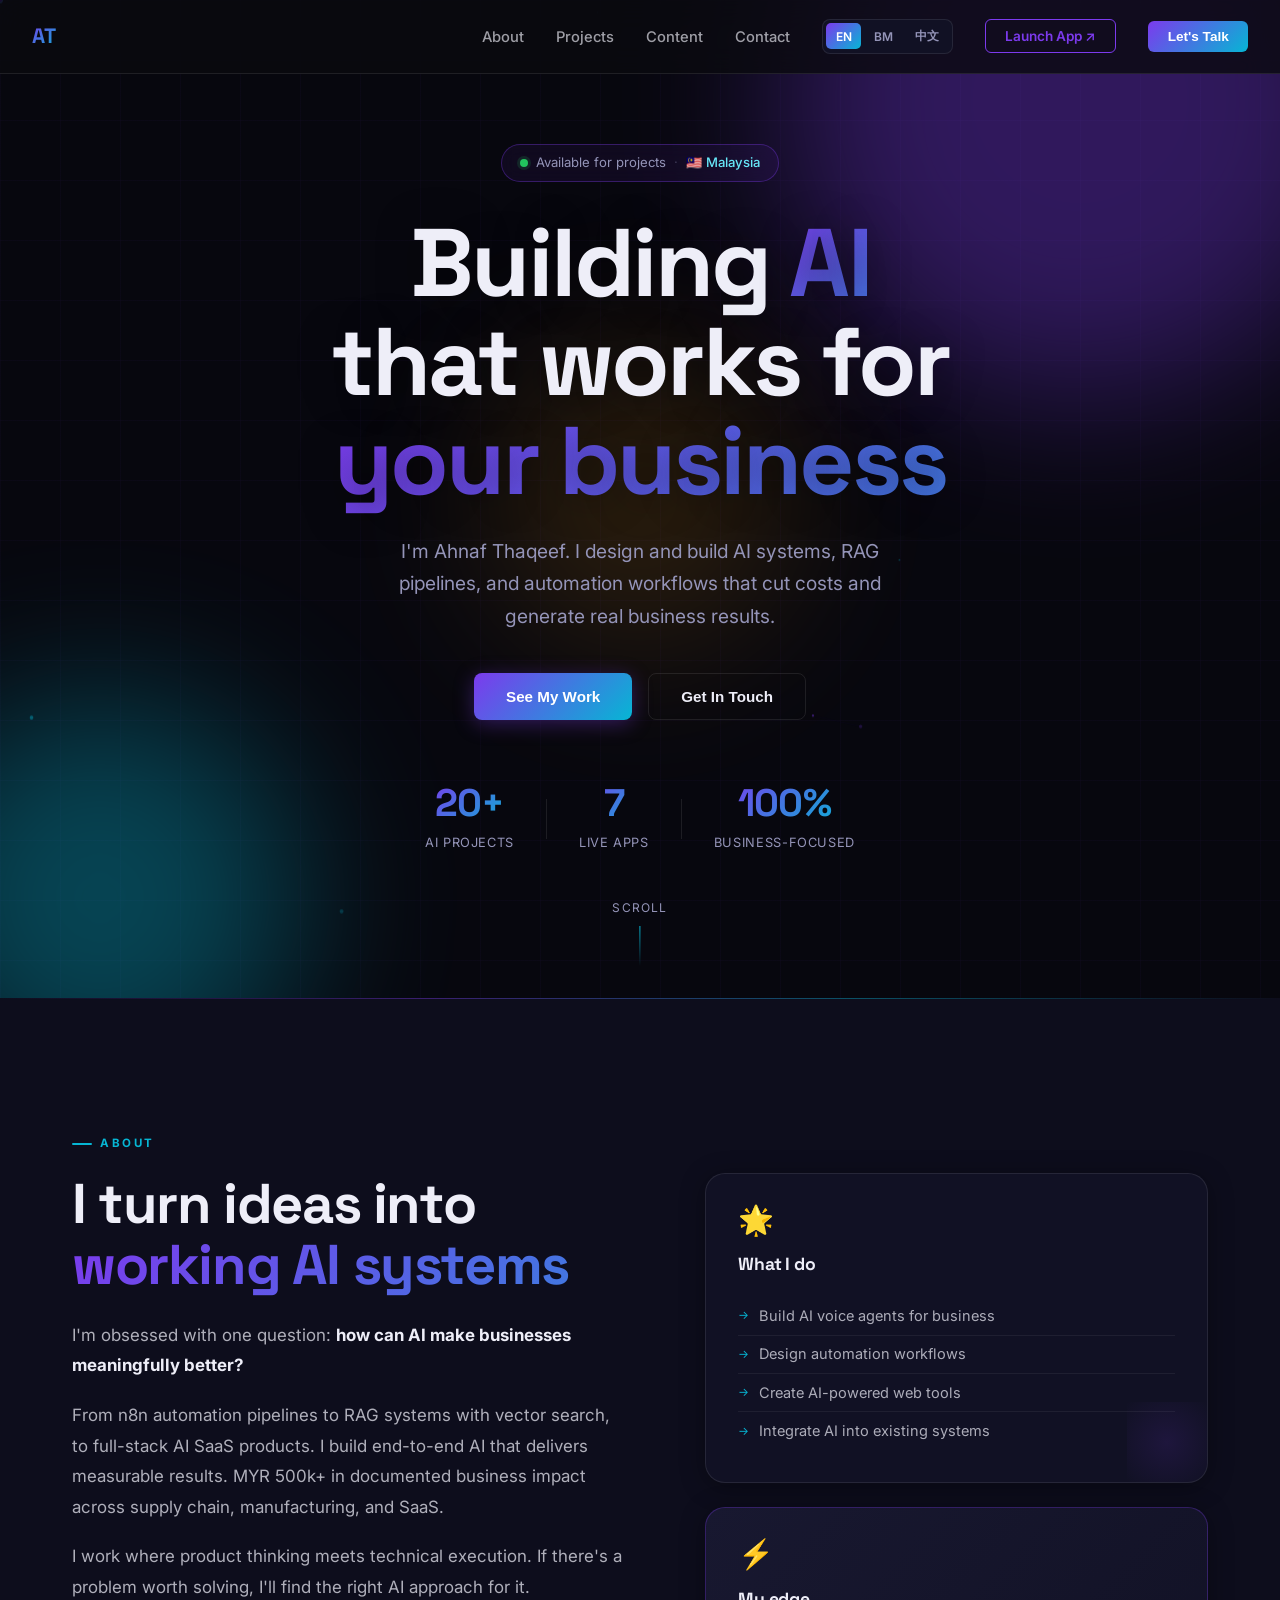
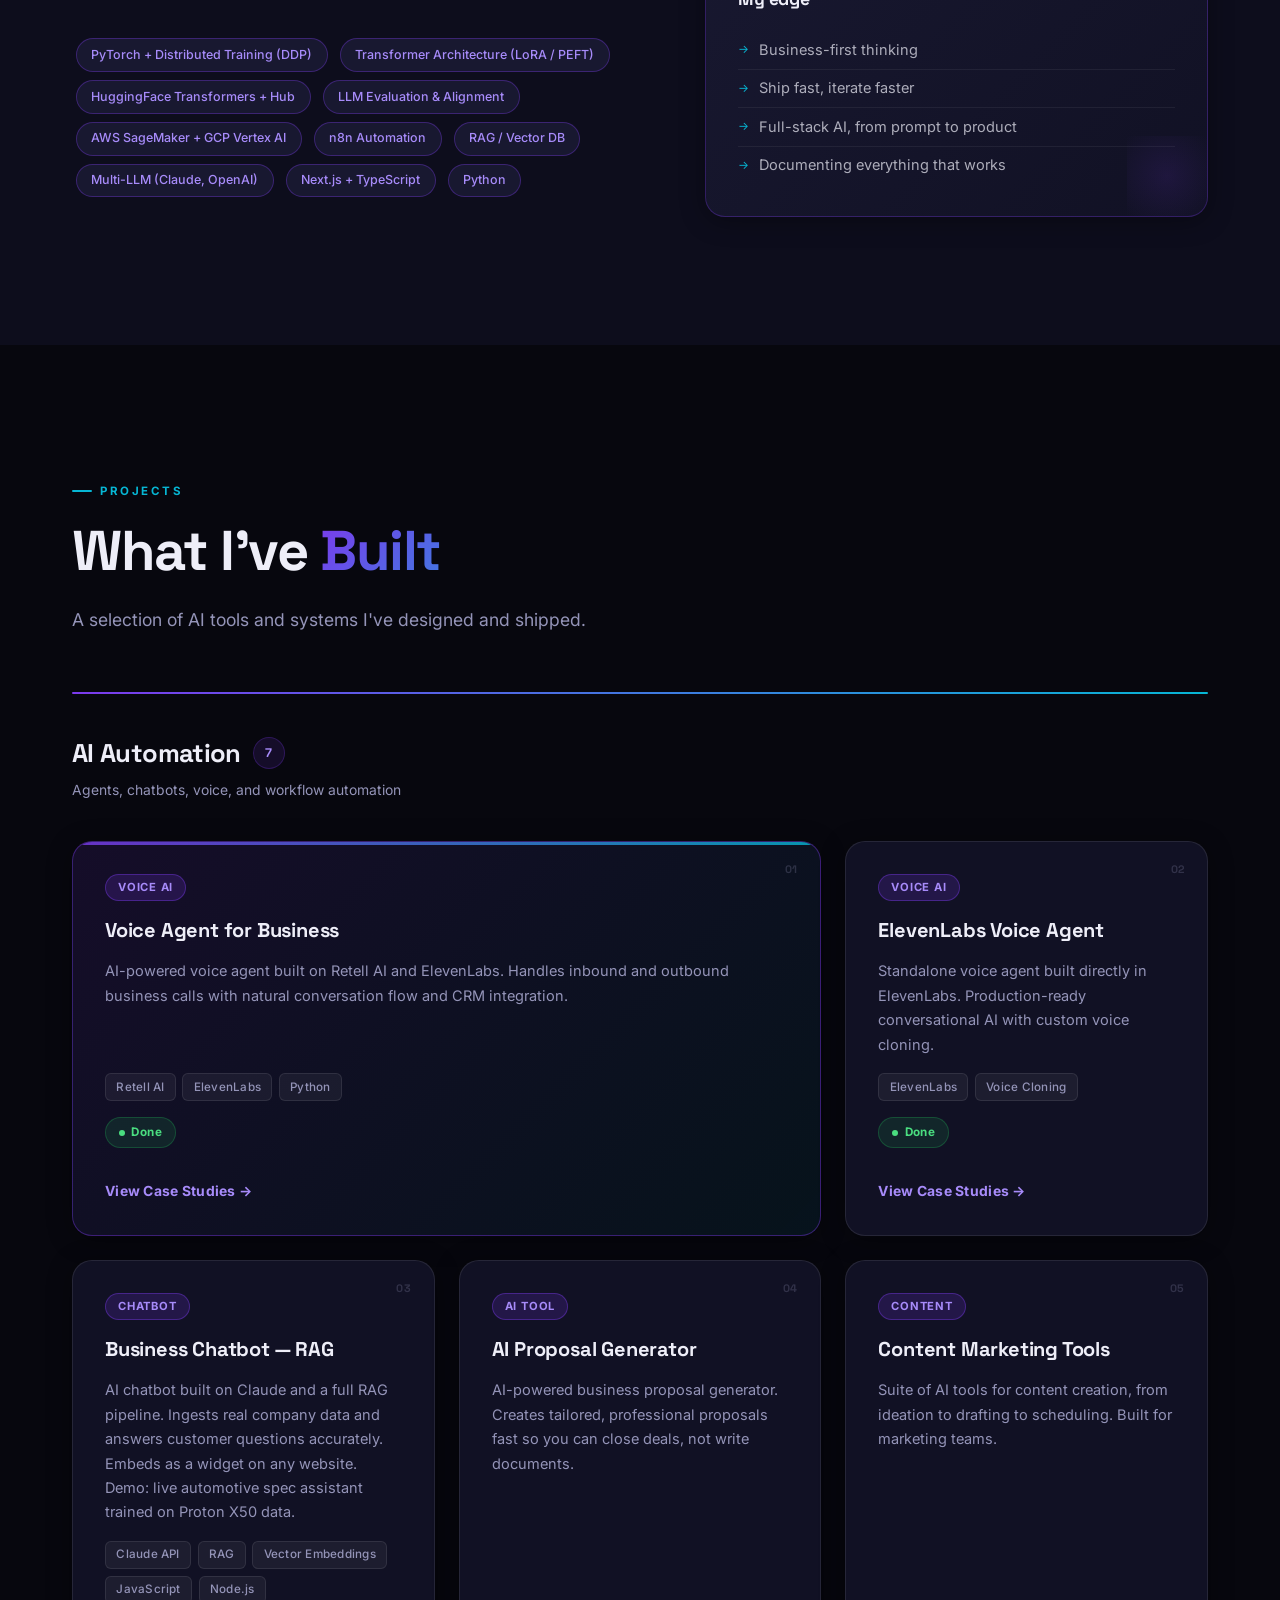
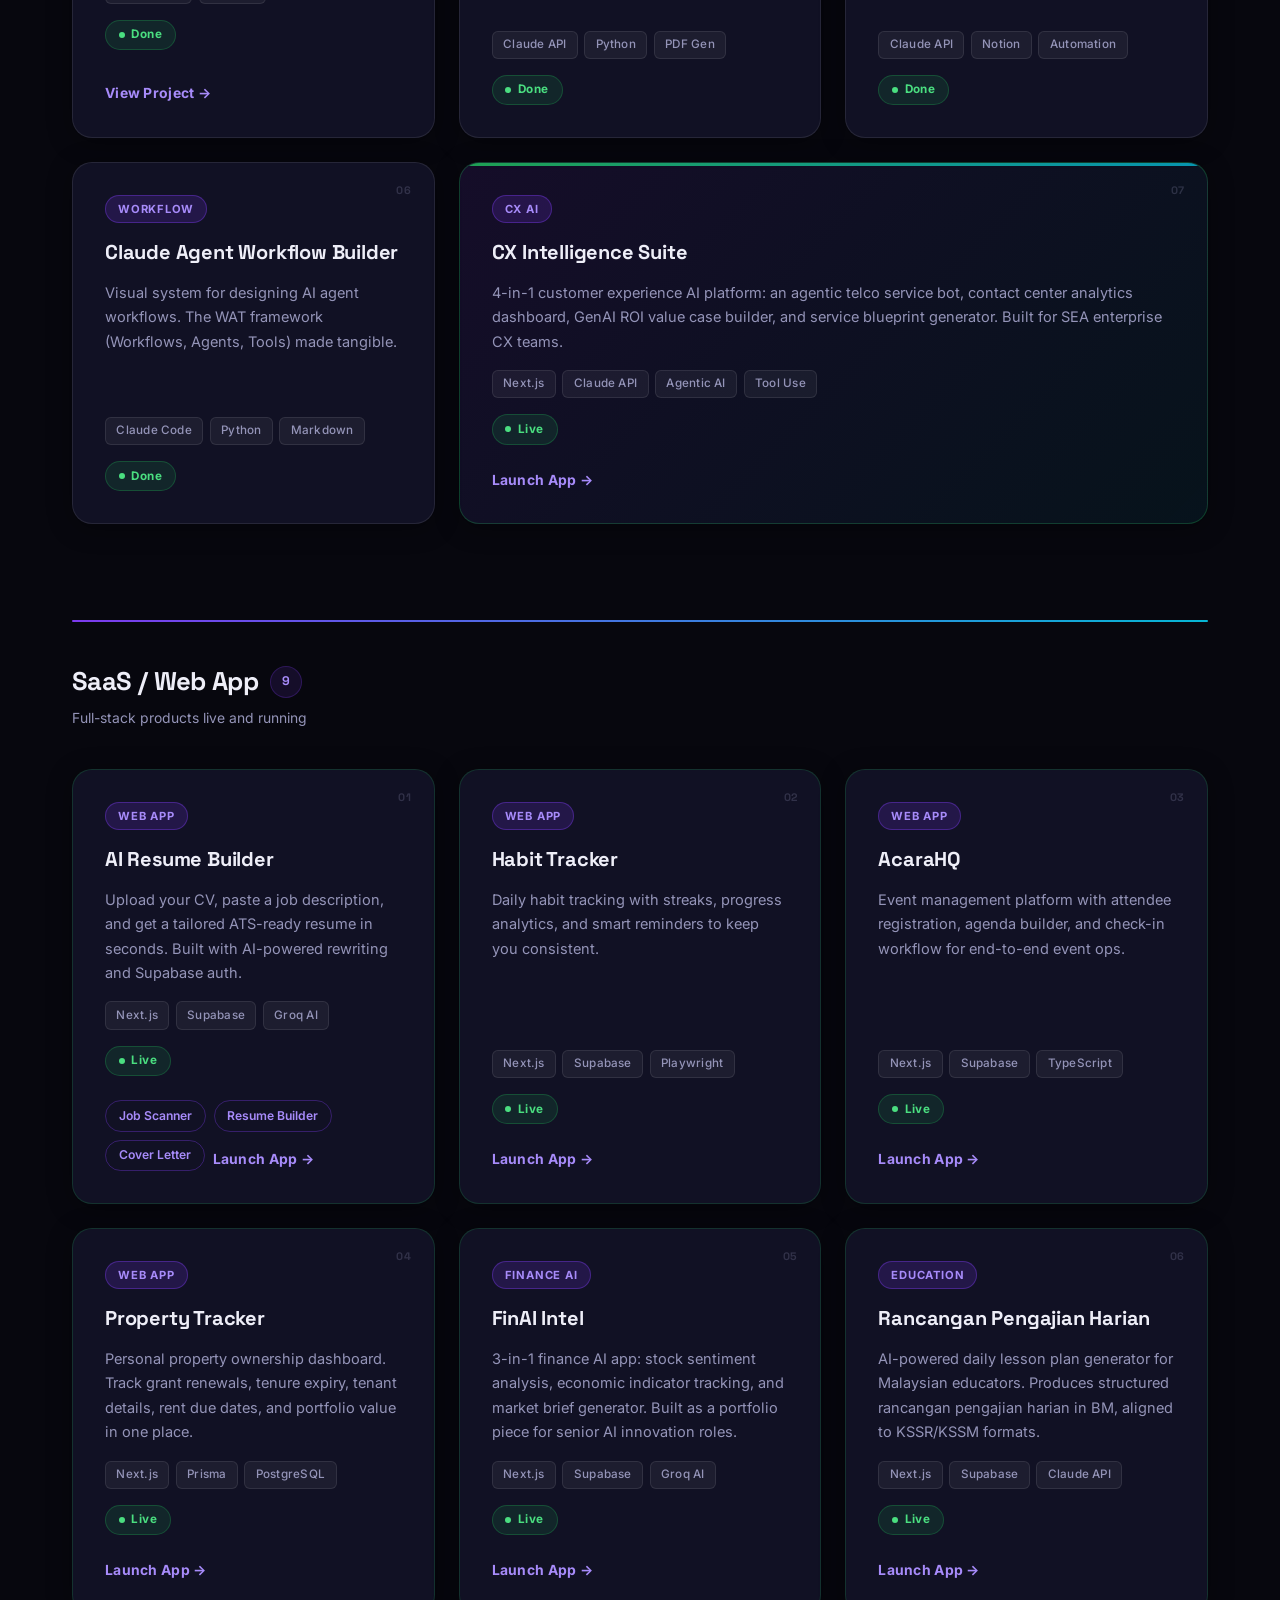
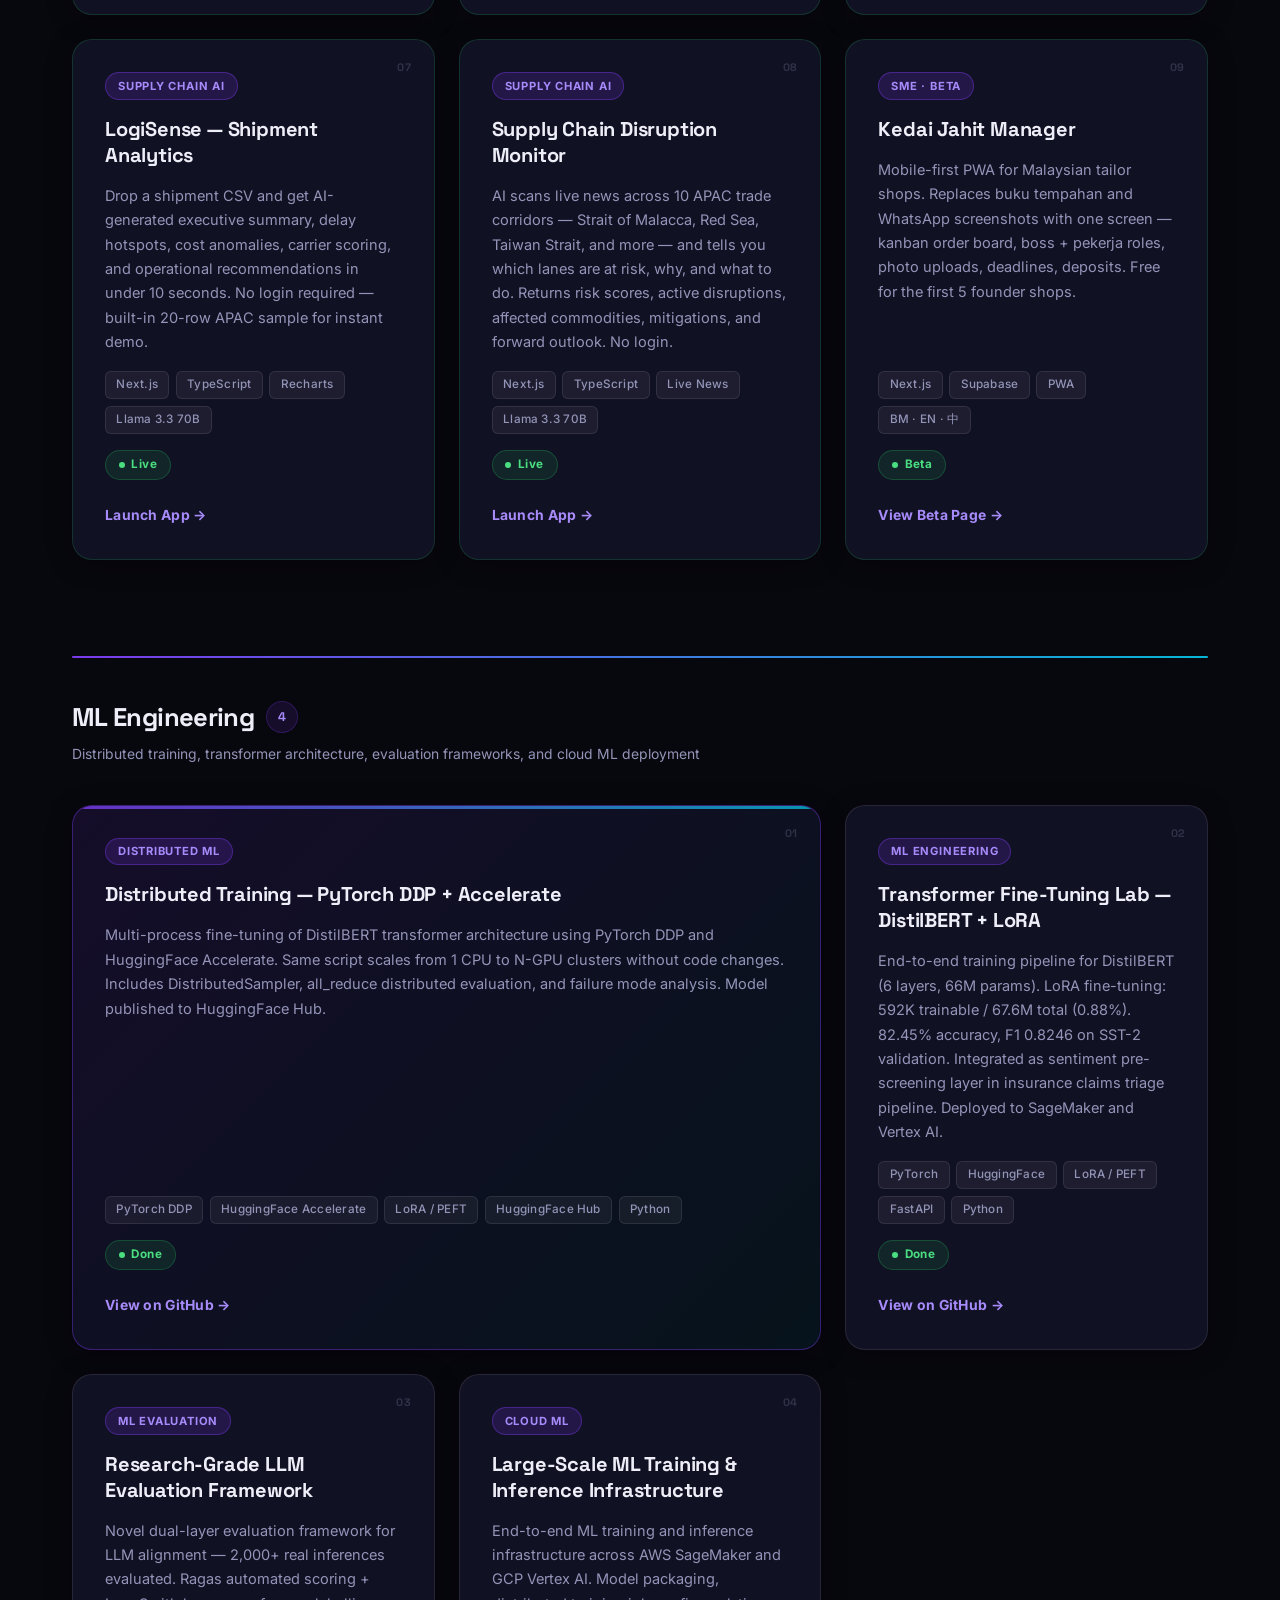
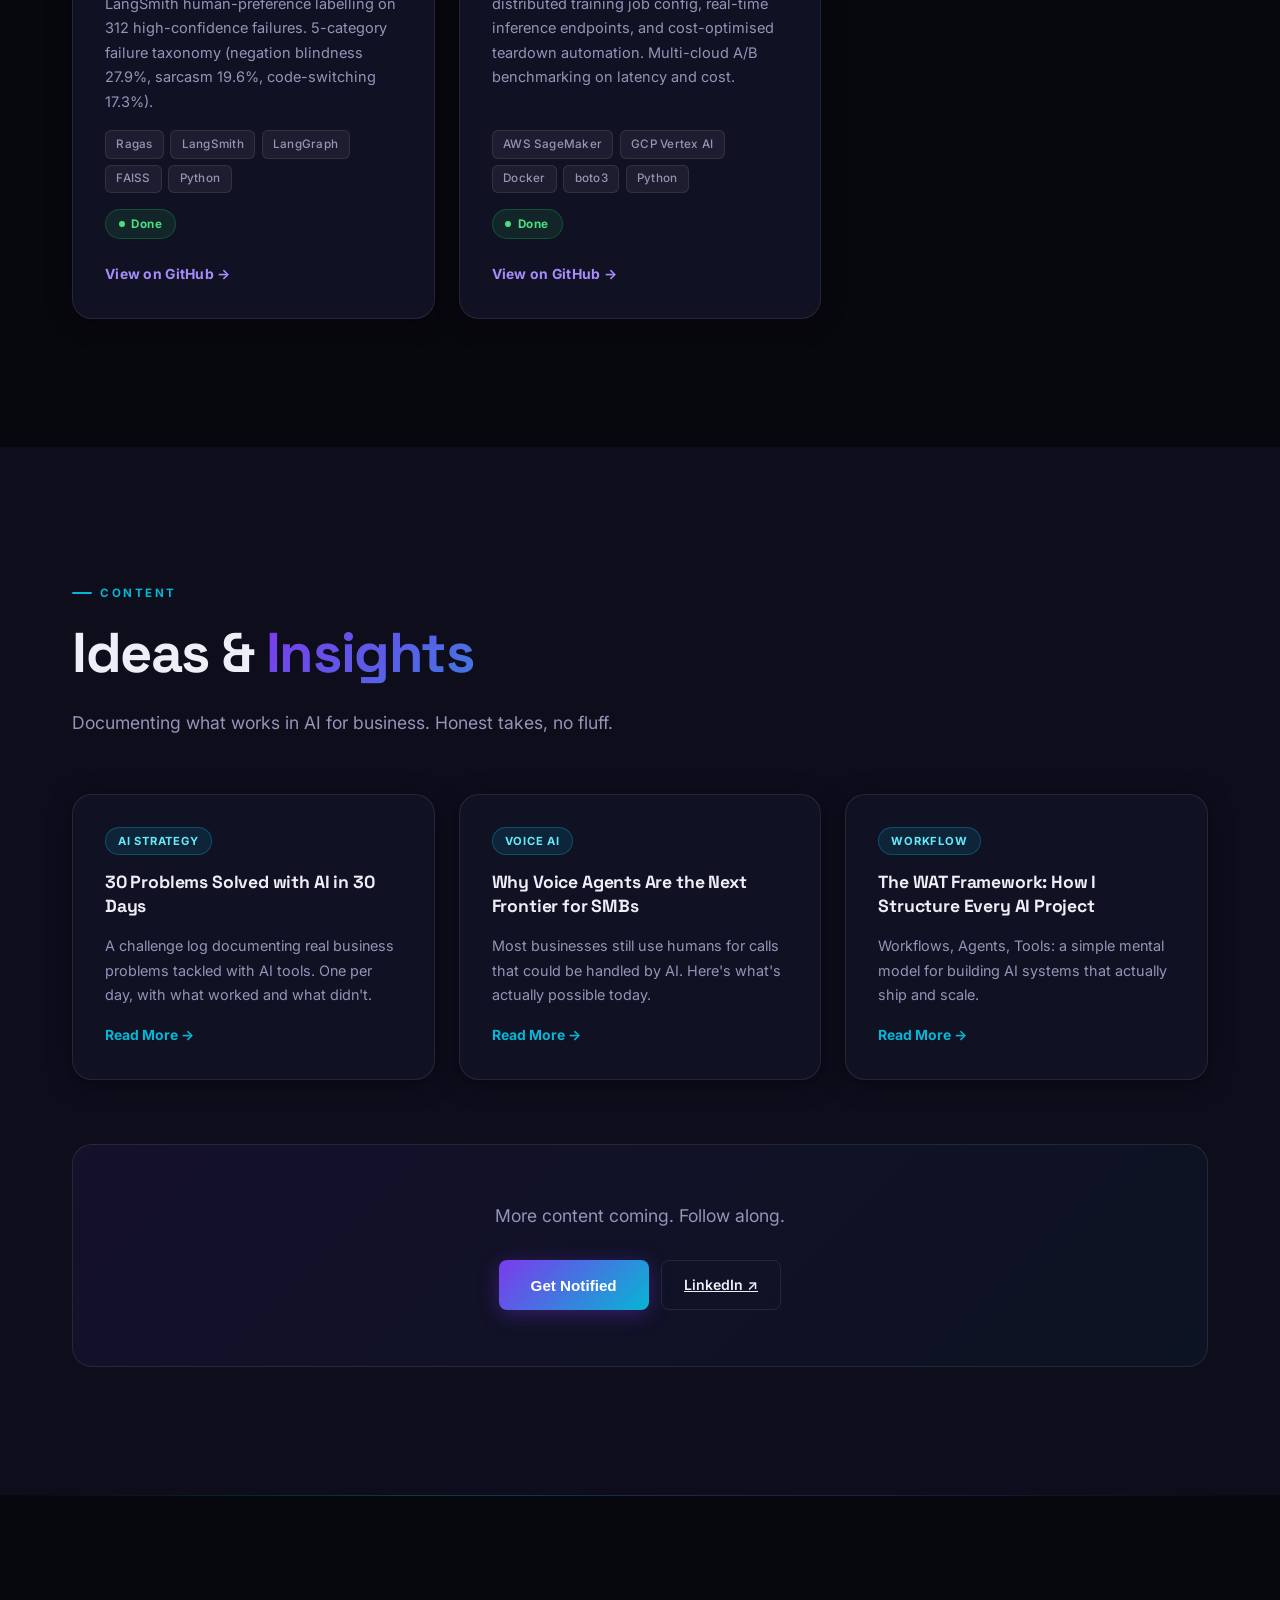
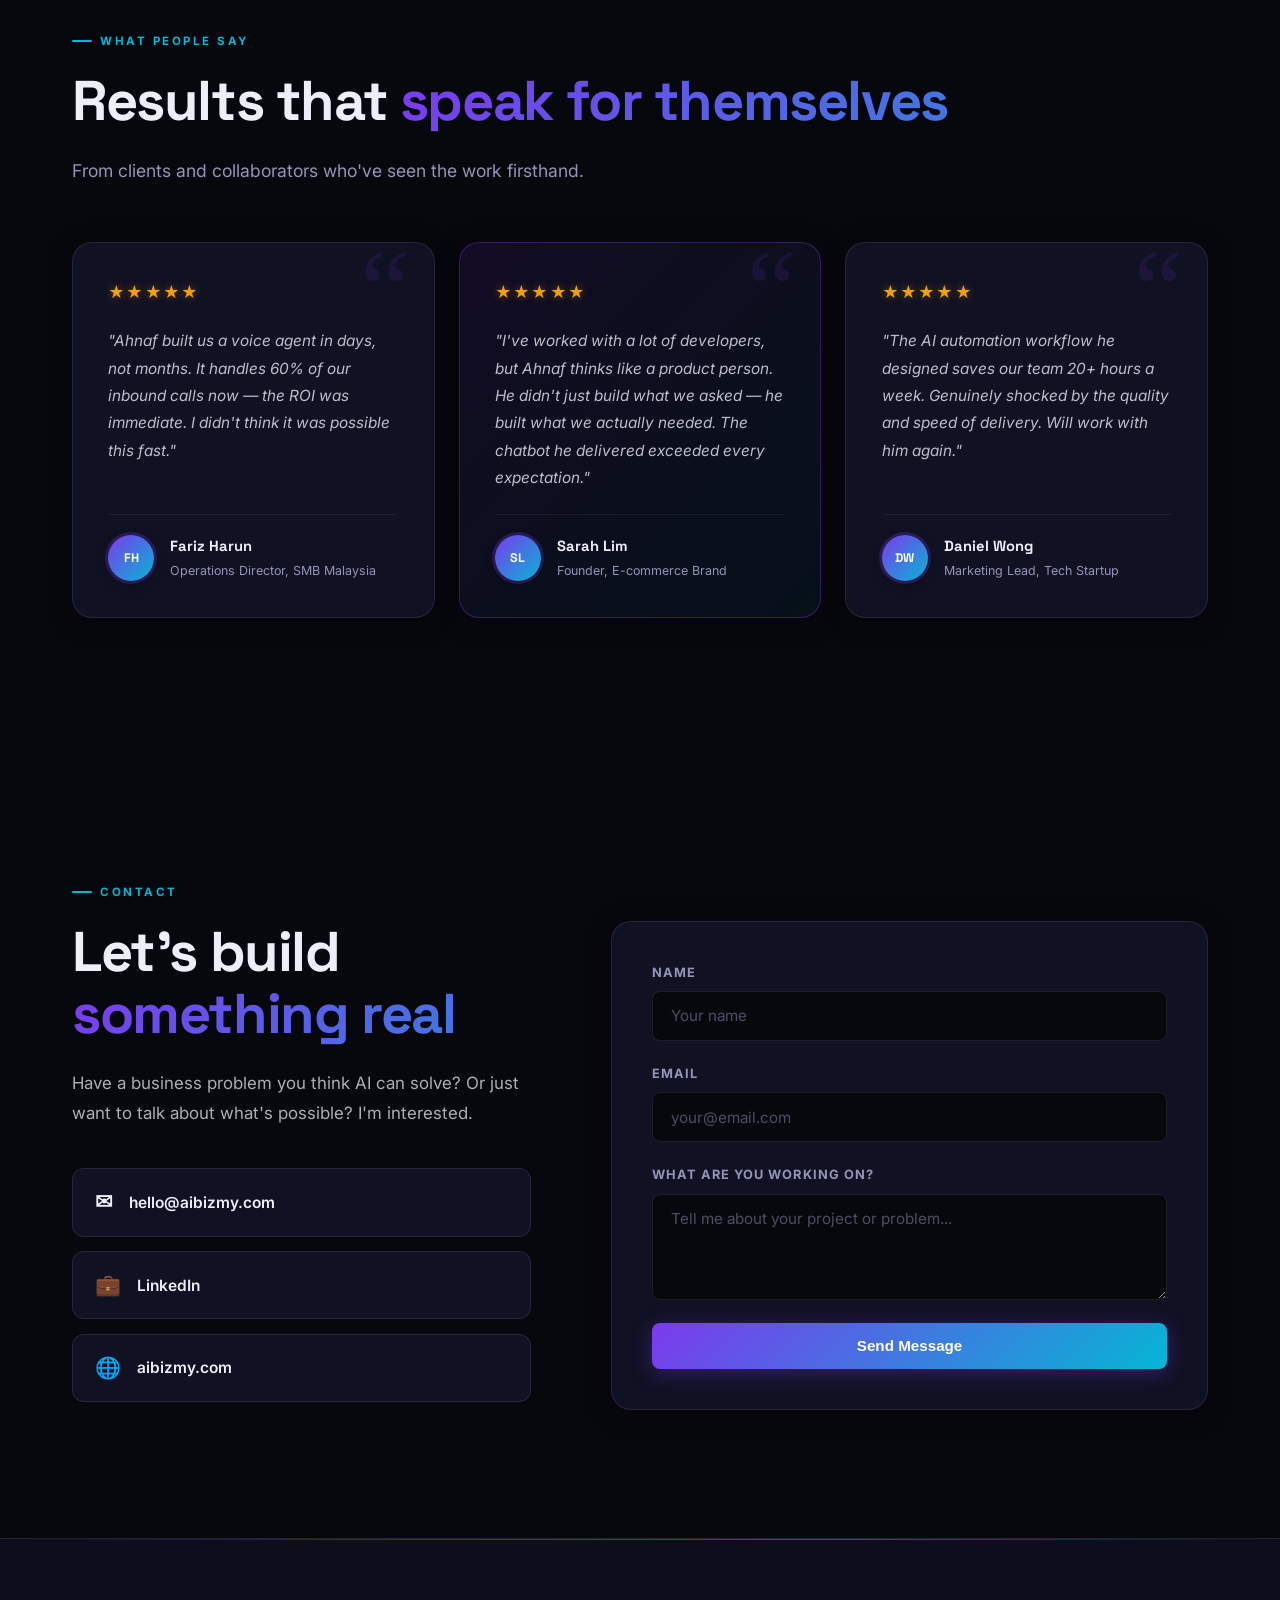
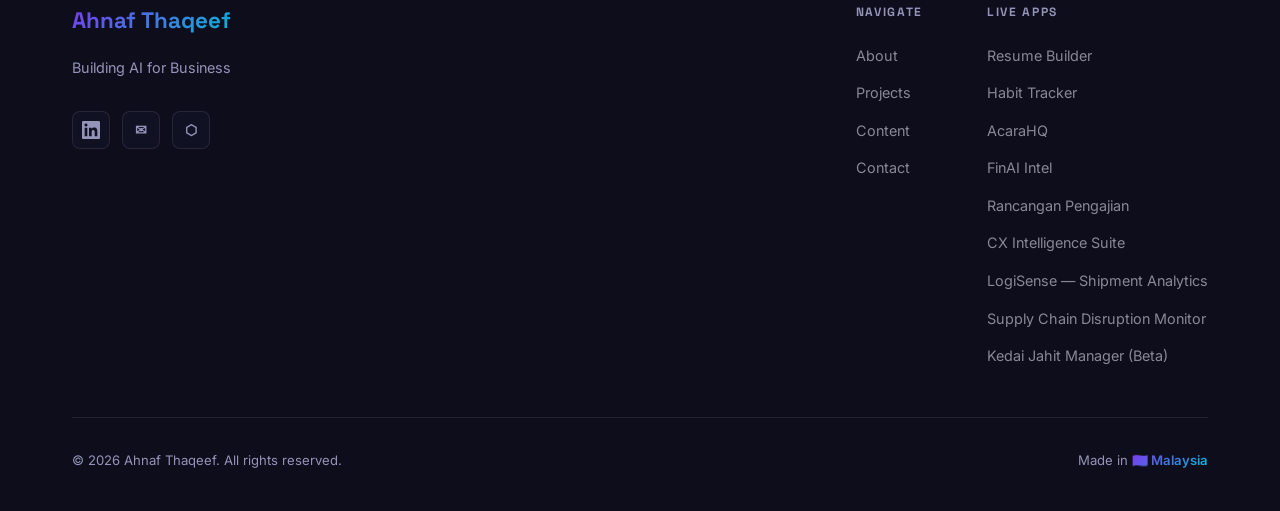
<file: index.html>
<!DOCTYPE html>
<html lang="en">
<head>
  <meta charset="UTF-8" />
  <meta name="viewport" content="width=device-width, initial-scale=1.0" />
  <title>Ahnaf Thaqeef — AI Builder</title>
  <meta name="description" content="Ahnaf Thaqeef — AI for Business in Malaysia. Building intelligent tools, voice agents, and automation systems." />
  <meta name="og:title" content="Ahnaf Thaqeef — AI Builder" />
  <meta name="og:description" content="AI for Business in Malaysia. Intelligent tools, voice agents, and automation systems." />
  <meta name="og:url" content="https://aibizmy.com" />
  <link rel="stylesheet" href="css/style.css?v=3" />
  <link rel="preconnect" href="https://fonts.googleapis.com" />
  <link href="https://fonts.googleapis.com/css2?family=Inter:wght@300;400;500;600;700;900&family=Space+Grotesk:wght@400;500;700&display=swap" rel="stylesheet" />
</head>
<body>

  <!-- NAV -->
  <nav id="navbar">
    <div class="nav-logo">AT</div>
    <ul class="nav-links">
      <li><a href="#about" data-i18n="nav-about">About</a></li>
      <li><a href="#projects" data-i18n="nav-projects">Projects</a></li>
      <li><a href="#blog" data-i18n="nav-content">Content</a></li>
      <li><a href="#contact" data-i18n="nav-contact">Contact</a></li>
    </ul>
    <div class="lang-switcher">
      <button class="lang-btn active" data-lang="en">EN</button>
      <button class="lang-btn" data-lang="my">BM</button>
      <button class="lang-btn" data-lang="zh">中文</button>
    </div>
    <div class="nav-app-dropdown" id="navAppDropdown">
      <button class="nav-app-btn" id="navAppBtn" aria-haspopup="true" aria-expanded="false">Launch App ↗</button>
      <ul class="nav-app-menu" role="menu">
        <li><a href="https://resume.aibizmy.com"    target="_blank" rel="noopener" role="menuitem">AI Resume Builder</a></li>
        <li><a href="https://habits.aibizmy.com"    target="_blank" rel="noopener" role="menuitem">Habit Tracker</a></li>
        <li><a href="https://events.aibizmy.com"    target="_blank" rel="noopener" role="menuitem">AcaraHQ</a></li>
        <li><a href="https://finai.aibizmy.com"     target="_blank" rel="noopener" role="menuitem">FinAI Intel</a></li>
        <li><a href="https://pengajian.aibizmy.com" target="_blank" rel="noopener" role="menuitem">Rancangan Pengajian</a></li>
        <li><a href="https://cx.aibizmy.com"        target="_blank" rel="noopener" role="menuitem">CX Intelligence Suite</a></li>
        <li><a href="https://logistics.aibizmy.com" target="_blank" rel="noopener" role="menuitem">LogiSense — Shipment Analytics</a></li>
        <li><a href="https://monitor.aibizmy.com"   target="_blank" rel="noopener" role="menuitem">Supply Chain Disruption Monitor</a></li>
        <li><a href="/jahit.html" role="menuitem">Kedai Jahit Manager (Beta)</a></li>
      </ul>
    </div>
    <button class="nav-cta" id="navCta" data-i18n="nav-cta">Let's Talk</button>
    <button class="hamburger" id="hamburger" aria-label="Menu">&#9776;</button>
  </nav>

  <!-- MOBILE MENU -->
  <div class="mobile-menu" id="mobileMenu">
    <button class="close-menu" id="closeMenu">&#10005;</button>
    <ul>
      <li><a href="#about" class="mob-link" data-i18n="nav-about">About</a></li>
      <li><a href="#projects" class="mob-link" data-i18n="nav-projects">Projects</a></li>
      <li><a href="#blog" class="mob-link" data-i18n="nav-content">Content</a></li>
      <li><a href="#contact" class="mob-link" data-i18n="nav-contact">Contact</a></li>
    </ul>
    <div class="lang-switcher-mob">
      <button class="lang-btn" data-lang="en">EN</button>
      <button class="lang-btn" data-lang="my">BM</button>
      <button class="lang-btn" data-lang="zh">中文</button>
    </div>
  </div>

  <!-- HERO -->
  <section id="hero">
    <div class="hero-bg">
      <div class="orb orb1"></div>
      <div class="orb orb2"></div>
      <div class="orb orb3"></div>
      <canvas id="particles"></canvas>
    </div>
    <div class="hero-content">
      <div class="hero-badge">
        <span class="badge-dot"></span>
        <span data-i18n="hero-badge">Available for projects</span>
        <span class="badge-sep">·</span>
        <span class="badge-location">🇲🇾 Malaysia</span>
      </div>
      <h1 class="hero-title" data-i18n-html="hero-title">
        Building <span class="gradient-text">AI</span><br/>
        that works for<br/>
        <span class="gradient-text">your business</span>
      </h1>
      <p class="hero-sub" data-i18n="hero-sub">
        I'm Ahnaf Thaqeef. I design and build AI systems, RAG pipelines, and automation workflows that cut costs and generate real business results.
      </p>
      <div class="hero-actions">
        <button class="btn-primary" id="heroBtnWork" data-i18n="hero-btn-1">See My Work</button>
        <button class="btn-ghost" id="heroBtnContact" data-i18n="hero-btn-2">Get In Touch</button>
      </div>
      <div class="hero-stats">
        <div class="stat">
          <span class="stat-num">20+</span>
          <span class="stat-label" data-i18n="stat-1">AI Projects</span>
        </div>
        <div class="stat-divider"></div>
        <div class="stat">
          <span class="stat-num">7</span>
          <span class="stat-label" data-i18n="stat-2">Live Apps</span>
        </div>
        <div class="stat-divider"></div>
        <div class="stat">
          <span class="stat-num">100%</span>
          <span class="stat-label" data-i18n="stat-3">Business-Focused</span>
        </div>
      </div>
    </div>
    <div class="scroll-indicator">
      <span data-i18n="scroll">Scroll</span>
      <div class="scroll-line"></div>
    </div>
  </section>

  <!-- ABOUT -->
  <section id="about">
    <div class="container">
      <div class="section-label" data-i18n="about-label">About</div>
      <div class="about-grid">
        <div class="about-left">
          <h2 class="section-title" data-i18n-html="about-title">I turn ideas into<br/><span class="gradient-text">working AI systems</span></h2>
          <p data-i18n-html="about-p1">I'm obsessed with one question: <strong>how can AI make businesses meaningfully better?</strong></p>
          <p data-i18n="about-p2">From voice agents that handle customer calls to tools that write content, generate resumes, and automate workflows — I build end-to-end AI products with a focus on real-world outcomes.</p>
          <p data-i18n="about-p3">I work at the intersection of product thinking and technical execution. If there's a problem worth solving, I'll figure out the right AI approach for it.</p>
          <div class="tech-stack">
            <span class="tag">PyTorch + Distributed Training (DDP)</span>
            <span class="tag">Transformer Architecture (LoRA / PEFT)</span>
            <span class="tag">HuggingFace Transformers + Hub</span>
            <span class="tag">LLM Evaluation &amp; Alignment</span>
            <span class="tag">AWS SageMaker + GCP Vertex AI</span>
            <span class="tag">n8n Automation</span>
            <span class="tag">RAG / Vector DB</span>
            <span class="tag">Multi-LLM (Claude, OpenAI)</span>
            <span class="tag">Next.js + TypeScript</span>
            <span class="tag">Python</span>
          </div>
        </div>
        <div class="about-right">
          <div class="about-card">
            <div class="card-icon">&#127775;</div>
            <h3 data-i18n="card1-title">What I do</h3>
            <ul>
              <li data-i18n="card1-li1">Build AI voice agents for business</li>
              <li data-i18n="card1-li2">Design automation workflows</li>
              <li data-i18n="card1-li3">Create AI-powered web tools</li>
              <li data-i18n="card1-li4">Integrate AI into existing systems</li>
            </ul>
          </div>
          <div class="about-card accent">
            <div class="card-icon">&#9889;</div>
            <h3 data-i18n="card2-title">My edge</h3>
            <ul>
              <li data-i18n="card2-li1">Business-first thinking</li>
              <li data-i18n="card2-li2">Ship fast, iterate faster</li>
              <li data-i18n="card2-li3">Full-stack AI — from prompt to product</li>
              <li data-i18n="card2-li4">Documenting everything that works</li>
            </ul>
          </div>
        </div>
      </div>
    </div>
  </section>

  <!-- PROJECTS -->
  <section id="projects">
    <div class="container">
      <div class="section-label" data-i18n="projects-label">Projects</div>
      <h2 class="section-title" data-i18n-html="projects-title">What I've <span class="gradient-text">Built</span></h2>
      <p class="section-sub" data-i18n="projects-sub">A selection of AI tools and systems I've designed and shipped.</p>

      <!-- AI AUTOMATION -->
      <div class="projects-category">
        <div class="cat-header">
          <div class="cat-title-row">
            <h3 class="cat-name" data-i18n="filter-ai">AI Automation</h3>
            <span class="cat-count" data-count="7">7</span>
          </div>
          <p class="cat-desc" data-i18n="cat-ai-desc">Agents, chatbots, voice, and workflow automation</p>
        </div>
        <div class="projects-grid">

          <div class="project-card featured">
            <div class="project-tag" data-i18n="p1-tag">Voice AI</div>
            <h3 data-i18n="p1-title">Voice Agent for Business</h3>
            <p data-i18n="p1-desc">AI-powered voice agent built on Retell AI and ElevenLabs — handles inbound/outbound business calls with natural conversation flow and CRM integration.</p>
            <div class="project-tech">
              <span>Retell AI</span><span>ElevenLabs</span><span>Python</span>
            </div>
            <div class="project-status done" data-i18n="p1-status">Done</div>
            <a href="/voice.html" class="project-link" style="margin-top:1rem;display:inline-block;">View Case Studies →</a>
          </div>

          <div class="project-card">
            <div class="project-tag" data-i18n="p2-tag">Voice AI</div>
            <h3 data-i18n="p2-title">ElevenLabs Voice Agent</h3>
            <p data-i18n="p2-desc">Standalone voice agent built directly in ElevenLabs — production-ready conversational AI with custom voice cloning.</p>
            <div class="project-tech">
              <span>ElevenLabs</span><span>Voice Cloning</span>
            </div>
            <div class="project-status done" data-i18n="p2-status">Done</div>
            <a href="/voice.html" class="project-link" style="margin-top:1rem;display:inline-block;">View Case Studies →</a>
          </div>

          <div class="project-card">
            <div class="project-tag" data-i18n="p3-tag">Chatbot</div>
            <h3 data-i18n="p3-title">Business Chatbot — RAG</h3>
            <p data-i18n="p3-desc">AI chatbot built on Claude and a full RAG pipeline. Ingests real company data — product specs, FAQs, service info — and answers customer questions accurately. Embeds as a widget on any website. Demo: live automotive spec assistant trained on Proton X50 data.</p>
            <div class="project-tech">
              <span>Claude API</span><span>RAG</span><span>Vector Embeddings</span><span>JavaScript</span><span>Node.js</span>
            </div>
            <div class="project-status done" data-i18n="p3-status">Done</div>
            <a href="/chatbot.html" class="project-link" style="margin-top:1rem;display:inline-block;">View Project →</a>
          </div>

          <div class="project-card">
            <div class="project-tag" data-i18n="p4-tag">AI Tool</div>
            <h3 data-i18n="p4-title">AI Proposal Generator</h3>
            <p data-i18n="p4-desc">AI-powered business proposal generator — creates tailored, professional proposals fast so you can close deals, not write documents.</p>
            <div class="project-tech">
              <span>Claude API</span><span>Python</span><span>PDF Gen</span>
            </div>
            <div class="project-status done" data-i18n="p4-status">Done</div>
          </div>

          <div class="project-card">
            <div class="project-tag" data-i18n="p5-tag">Content</div>
            <h3 data-i18n="p5-title">Content Marketing Tools</h3>
            <p data-i18n="p5-desc">Suite of AI tools for content creation — from ideation to drafting to scheduling, built for marketing teams.</p>
            <div class="project-tech">
              <span>Claude API</span><span>Notion</span><span>Automation</span>
            </div>
            <div class="project-status done" data-i18n="p5-status">Done</div>
          </div>

          <div class="project-card">
            <div class="project-tag" data-i18n="p6-tag">Workflow</div>
            <h3 data-i18n="p6-title">Claude Agent Workflow Builder</h3>
            <p data-i18n="p6-desc">Visual system for designing AI agent workflows — the WAT framework (Workflows, Agents, Tools) made tangible.</p>
            <div class="project-tech">
              <span>Claude Code</span><span>Python</span><span>Markdown</span>
            </div>
            <div class="project-status done" data-i18n="p6-status">Done</div>
          </div>

          <div class="project-card featured">
            <div class="project-tag" data-i18n="p11-tag">CX AI</div>
            <h3 data-i18n="p11-title">CX Intelligence Suite</h3>
            <p data-i18n="p11-desc">4-in-1 customer experience AI platform — agentic telco service bot, contact center analytics dashboard, GenAI ROI value case builder, and service blueprint generator. Built for SEA enterprise CX teams.</p>
            <div class="project-tech">
              <span>Next.js</span><span>Claude API</span><span>Agentic AI</span><span>Tool Use</span>
            </div>
            <div class="project-status live" data-i18n="p11-status">Live</div>
            <a href="https://cx.aibizmy.com" target="_blank" rel="noopener" class="project-link" data-i18n="launch-app">Launch App →</a>
          </div>

        </div>
      </div>

      <!-- SAAS / WEB APP -->
      <div class="projects-category">
        <div class="cat-header">
          <div class="cat-title-row">
            <h3 class="cat-name" data-i18n="filter-saas">SaaS / Web App</h3>
            <span class="cat-count" data-count="9">9</span>
          </div>
          <p class="cat-desc" data-i18n="cat-saas-desc">Full-stack products live and running</p>
        </div>
        <div class="projects-grid">

          <div class="project-card">
            <div class="project-tag" data-i18n="p7-tag">Web App</div>
            <h3 data-i18n="p7-title">AI Resume Builder</h3>
            <p data-i18n="p7-desc">Upload your CV, paste a job description — get a tailored, ATS-ready resume in seconds. Built with AI-powered rewriting and Supabase auth.</p>
            <div class="project-tech">
              <span>Next.js</span><span>Supabase</span><span>Groq AI</span>
            </div>
            <div class="project-status live" data-i18n="p7-status">Live</div>
            <div class="project-links-row">
              <a href="https://resume.aibizmy.com/job-scanner" target="_blank" rel="noopener" class="project-link-sm">Job Scanner</a>
              <a href="https://resume.aibizmy.com/builder" target="_blank" rel="noopener" class="project-link-sm">Resume Builder</a>
              <a href="https://resume.aibizmy.com/cover-letter" target="_blank" rel="noopener" class="project-link-sm">Cover Letter</a>
              <a href="https://resume.aibizmy.com" target="_blank" rel="noopener" class="project-link" data-i18n="launch-app">Launch App →</a>
            </div>
          </div>

          <div class="project-card">
            <div class="project-tag" data-i18n="p8-tag">Web App</div>
            <h3 data-i18n="p8-title">Habit Tracker</h3>
            <p data-i18n="p8-desc">Daily habit tracking with streaks, progress analytics, and smart reminders to keep you consistent.</p>
            <div class="project-tech">
              <span>Next.js</span><span>Supabase</span><span>Playwright</span>
            </div>
            <div class="project-status live" data-i18n="p8-status">Live</div>
            <a href="https://habits.aibizmy.com" target="_blank" rel="noopener" class="project-link" data-i18n="launch-app">Launch App →</a>
          </div>

          <div class="project-card">
            <div class="project-tag" data-i18n="p9-tag">Web App</div>
            <h3 data-i18n="p9-title">AcaraHQ</h3>
            <p data-i18n="p9-desc">Event management platform — attendee registration, agenda builder, and check-in workflow for end-to-end event ops.</p>
            <div class="project-tech">
              <span>Next.js</span><span>Supabase</span><span>TypeScript</span>
            </div>
            <div class="project-status live" data-i18n="p9-status">Live</div>
            <a href="https://events.aibizmy.com" target="_blank" rel="noopener" class="project-link" data-i18n="launch-app">Launch App →</a>
          </div>

          <div class="project-card">
            <div class="project-tag" data-i18n="p10-tag">Web App</div>
            <h3 data-i18n="p10-title">Property Tracker</h3>
            <p data-i18n="p10-desc">Personal property ownership dashboard — track grant renewals, tenure expiry, tenant details, rent due dates, and portfolio value in one place.</p>
            <div class="project-tech">
              <span>Next.js</span><span>Prisma</span><span>PostgreSQL</span>
            </div>
            <div class="project-status live" data-i18n="p10-status">Live</div>
            <a href="https://property.aibizmy.com" target="_blank" rel="noopener" class="project-link" data-i18n="launch-app">Launch App →</a>
          </div>

          <div class="project-card">
            <div class="project-tag">Finance AI</div>
            <h3>FinAI Intel</h3>
            <p>3-in-1 finance AI app: stock sentiment analysis, economic indicator tracking, and market brief generator. Built as a portfolio piece for senior AI innovation roles.</p>
            <div class="project-tech">
              <span>Next.js</span><span>Supabase</span><span>Groq AI</span>
            </div>
            <div class="project-status live">Live</div>
            <a href="https://finai.aibizmy.com" target="_blank" rel="noopener" class="project-link">Launch App →</a>
          </div>

          <div class="project-card">
            <div class="project-tag">Education</div>
            <h3>Rancangan Pengajian Harian</h3>
            <p>AI-powered daily lesson plan generator for Malaysian educators. Produces structured rancangan pengajian harian in BM, aligned to KSSR/KSSM formats.</p>
            <div class="project-tech">
              <span>Next.js</span><span>Supabase</span><span>Claude API</span>
            </div>
            <div class="project-status live">Live</div>
            <a href="https://pengajian.aibizmy.com" target="_blank" rel="noopener" class="project-link">Launch App →</a>
          </div>

          <div class="project-card">
            <div class="project-tag">Supply Chain AI</div>
            <h3>LogiSense — Shipment Analytics</h3>
            <p>Drop a shipment CSV and get AI-generated executive summary, delay hotspots, cost anomalies, carrier scoring, and operational recommendations in under 10 seconds. No login required — built-in 20-row APAC sample for instant demo.</p>
            <div class="project-tech">
              <span>Next.js</span><span>TypeScript</span><span>Recharts</span><span>Llama 3.3 70B</span>
            </div>
            <div class="project-status live">Live</div>
            <a href="https://logistics.aibizmy.com" target="_blank" rel="noopener" class="project-link">Launch App →</a>
          </div>

          <div class="project-card">
            <div class="project-tag">Supply Chain AI</div>
            <h3>Supply Chain Disruption Monitor</h3>
            <p>AI scans live news across 10 APAC trade corridors — Strait of Malacca, Red Sea, Taiwan Strait, and more — and tells you which lanes are at risk, why, and what to do. Returns risk scores, active disruptions, affected commodities, mitigations, and forward outlook. No login.</p>
            <div class="project-tech">
              <span>Next.js</span><span>TypeScript</span><span>Live News</span><span>Llama 3.3 70B</span>
            </div>
            <div class="project-status live">Live</div>
            <a href="https://monitor.aibizmy.com" target="_blank" rel="noopener" class="project-link">Launch App →</a>
          </div>

          <div class="project-card">
            <div class="project-tag">SME · Beta</div>
            <h3>Kedai Jahit Manager</h3>
            <p>Mobile-first PWA for Malaysian tailor shops. Replaces buku tempahan and WhatsApp screenshots with one screen — kanban order board, boss + pekerja roles, photo uploads, deadlines, deposits. Free for the first 5 founder shops.</p>
            <div class="project-tech">
              <span>Next.js</span><span>Supabase</span><span>PWA</span><span>BM · EN · 中</span>
            </div>
            <div class="project-status live">Beta</div>
            <a href="/jahit.html" class="project-link">View Beta Page →</a>
          </div>

        </div>
      </div>

      <!-- ML ENGINEERING -->
      <div class="projects-category">
        <div class="cat-header">
          <div class="cat-title-row">
            <h3 class="cat-name" data-i18n="filter-ml">ML Engineering</h3>
            <span class="cat-count" data-count="4">4</span>
          </div>
          <p class="cat-desc" data-i18n="cat-ml-desc">Model fine-tuning, evaluation frameworks, and cloud ML deployment</p>
        </div>
        <div class="projects-grid">

          <div class="project-card featured">
            <div class="project-tag" data-i18n="p15-tag">Distributed ML</div>
            <h3 data-i18n="p15-title">Distributed Training — PyTorch DDP + Accelerate</h3>
            <p data-i18n="p15-desc">Multi-process fine-tuning of DistilBERT transformer architecture using PyTorch DDP and HuggingFace Accelerate — identical script scales from 1 CPU to N-GPU clusters. Includes DistributedSampler, all_reduce distributed evaluation, and failure mode analysis. Model published to HuggingFace Hub with full model card.</p>
            <div class="project-tech">
              <span>PyTorch DDP</span><span>HuggingFace Accelerate</span><span>LoRA / PEFT</span><span>HuggingFace Hub</span><span>Python</span>
            </div>
            <div class="project-status done" data-i18n="p15-status">Done</div>
            <a href="https://github.com/ahnafthaqeef/distributed-training-demo" target="_blank" rel="noopener" class="project-link">View on GitHub →</a>
          </div>

          <div class="project-card">
            <div class="project-tag" data-i18n="p12-tag">ML Engineering</div>
            <h3 data-i18n="p12-title">Transformer Fine-Tuning Lab — DistilBERT + LoRA</h3>
            <p data-i18n="p12-desc">End-to-end training pipeline for a DistilBERT transformer architecture (6 layers, 66M params). LoRA fine-tuning: 592K trainable / 67.6M total (0.88%). 82.45% accuracy, F1 0.8246 on SST-2 validation. Integrated as sentiment pre-screening layer in insurance claims triage pipeline.</p>
            <div class="project-tech">
              <span>PyTorch</span><span>HuggingFace</span><span>LoRA / PEFT</span><span>FastAPI</span><span>Python</span>
            </div>
            <div class="project-status done" data-i18n="p12-status">Done</div>
            <a href="https://github.com/ahnafthaqeef/claims-triage-agent" target="_blank" rel="noopener" class="project-link">View on GitHub →</a>
          </div>

          <div class="project-card">
            <div class="project-tag" data-i18n="p13-tag">ML Evaluation</div>
            <h3 data-i18n="p13-title">Research-Grade LLM Evaluation Framework</h3>
            <p data-i18n="p13-desc">Novel dual-layer evaluation framework for LLM alignment — 2,000+ real inferences evaluated. Ragas automated scoring + LangSmith human-preference labelling on 312 high-confidence failures. 5-category failure taxonomy (negation blindness 27.9%, sarcasm 19.6%, code-switching 17.3%) — directly informed retraining corrections.</p>
            <div class="project-tech">
              <span>Ragas</span><span>LangSmith</span><span>LangGraph</span><span>FAISS</span><span>Python</span>
            </div>
            <div class="project-status done" data-i18n="p13-status">Done</div>
            <a href="https://github.com/ahnafthaqeef/claims-triage-agent" target="_blank" rel="noopener" class="project-link">View on GitHub →</a>
          </div>

          <div class="project-card">
            <div class="project-tag" data-i18n="p14-tag">Cloud ML</div>
            <h3 data-i18n="p14-title">Cloud ML Deployment — SageMaker + Vertex AI</h3>
            <p data-i18n="p14-desc">End-to-end ML deployment pipeline for a fine-tuned HuggingFace model: model packaging (tar.gz), S3 staging, AWS SageMaker HuggingFaceModel endpoint (ml.t2.medium), and GCP Vertex AI custom container via Docker + Google Artifact Registry. Cost-controlled teardown automation.</p>
            <div class="project-tech">
              <span>AWS SageMaker</span><span>GCP Vertex AI</span><span>Docker</span><span>boto3</span><span>Python</span>
            </div>
            <div class="project-status done" data-i18n="p14-status">Done</div>
            <a href="https://github.com/ahnafthaqeef/claims-triage-agent" target="_blank" rel="noopener" class="project-link">View on GitHub →</a>
          </div>

        </div>
      </div>

    </div>
  </section>

  <!-- BLOG / CONTENT -->
  <section id="blog">
    <div class="container">
      <div class="section-label" data-i18n="blog-label">Content</div>
      <h2 class="section-title" data-i18n-html="blog-title">Ideas &amp; <span class="gradient-text">Insights</span></h2>
      <p class="section-sub" data-i18n="blog-sub">Documenting what works in AI for business — honest takes, no fluff.</p>
      <div class="blog-grid">

        <div class="blog-card">
          <div class="blog-tag" data-i18n="b1-tag">AI Strategy</div>
          <h3 data-i18n="b1-title">30 Problems Solved with AI in 30 Days</h3>
          <p data-i18n="b1-desc">A challenge log documenting real business problems tackled with AI tools — one per day, with what worked and what didn't.</p>
          <a href="/blog/30-problems-solved.html" class="blog-link" data-i18n="b1-link">Read More &#8594;</a>
        </div>

        <div class="blog-card">
          <div class="blog-tag" data-i18n="b2-tag">Voice AI</div>
          <h3 data-i18n="b2-title">Why Voice Agents Are the Next Frontier for SMBs</h3>
          <p data-i18n="b2-desc">Most businesses still use humans for calls that could be handled by AI. Here's what's actually possible today.</p>
          <a href="/blog/why-voice-agents.html" class="blog-link" data-i18n="b2-link">Read More &#8594;</a>
        </div>

        <div class="blog-card">
          <div class="blog-tag" data-i18n="b3-tag">Workflow</div>
          <h3 data-i18n="b3-title">The WAT Framework: How I Structure Every AI Project</h3>
          <p data-i18n="b3-desc">Workflows, Agents, Tools — a simple mental model for building AI systems that actually ship and scale.</p>
          <a href="/blog/wat-framework.html" class="blog-link" data-i18n="b3-link">Read More &#8594;</a>
        </div>

      </div>
      <div class="blog-cta">
        <p data-i18n="blog-cta-text">More content coming. Follow along for daily AI breakdowns.</p>
        <div class="blog-cta-actions">
          <button class="btn-primary" id="blogCtaBtn" data-i18n="blog-cta-btn">Get Notified</button>
          <a href="https://www.linkedin.com/in/muhamad-ahnaf-thaqeef-949ab014a/" target="_blank" rel="noopener" class="btn-ghost blog-social-btn">LinkedIn ↗</a>
        </div>
      </div>
    </div>
  </section>

  <!-- TESTIMONIALS -->
  <section id="testimonials">
    <div class="container">
      <div class="section-label" data-i18n="testimonials-label">What People Say</div>
      <h2 class="section-title" data-i18n-html="testimonials-title">Results that <span class="gradient-text">speak for themselves</span></h2>
      <p class="section-sub" data-i18n="testimonials-sub">From clients and collaborators who've seen the work firsthand.</p>
      <div class="testimonials-grid">

        <div class="testimonial-card">
          <div class="stars">&#9733;&#9733;&#9733;&#9733;&#9733;</div>
          <p class="testimonial-quote" data-i18n="t1-quote">"Ahnaf built us a voice agent in days, not months. It handles 60% of our inbound calls now — the ROI was immediate. I didn't think it was possible this fast."</p>
          <div class="testimonial-author">
            <div class="testimonial-avatar">FH</div>
            <div>
              <div class="testimonial-name">Fariz Harun</div>
              <div class="testimonial-role" data-i18n="t1-role">Operations Director, SMB Malaysia</div>
            </div>
          </div>
        </div>

        <div class="testimonial-card featured">
          <div class="stars">&#9733;&#9733;&#9733;&#9733;&#9733;</div>
          <p class="testimonial-quote" data-i18n="t2-quote">"I've worked with a lot of developers, but Ahnaf thinks like a product person. He didn't just build what we asked — he built what we actually needed. The chatbot he delivered exceeded every expectation."</p>
          <div class="testimonial-author">
            <div class="testimonial-avatar">SL</div>
            <div>
              <div class="testimonial-name">Sarah Lim</div>
              <div class="testimonial-role" data-i18n="t2-role">Founder, E-commerce Brand</div>
            </div>
          </div>
        </div>

        <div class="testimonial-card">
          <div class="stars">&#9733;&#9733;&#9733;&#9733;&#9733;</div>
          <p class="testimonial-quote" data-i18n="t3-quote">"The AI automation workflow he designed saves our team 20+ hours a week. Genuinely shocked by the quality and speed of delivery. Will work with him again."</p>
          <div class="testimonial-author">
            <div class="testimonial-avatar">DW</div>
            <div>
              <div class="testimonial-name">Daniel Wong</div>
              <div class="testimonial-role" data-i18n="t3-role">Marketing Lead, Tech Startup</div>
            </div>
          </div>
        </div>

      </div>
    </div>
  </section>

  <!-- CONTACT -->
  <section id="contact">
    <div class="container">
      <div class="section-label" data-i18n="contact-label">Contact</div>
      <div class="contact-grid">
        <div class="contact-left">
          <h2 class="section-title" data-i18n-html="contact-title">Let's build<br/><span class="gradient-text">something real</span></h2>
          <p data-i18n="contact-p">Have a business problem you think AI can solve? Or just want to talk about what's possible? I'm interested.</p>
          <div class="contact-links">
            <a href="mailto:hello@aibizmy.com" class="contact-item">
              <span class="contact-icon">✉</span>
              hello@aibizmy.com
            </a>
            <a href="https://www.linkedin.com/in/muhamad-ahnaf-thaqeef-949ab014a/" target="_blank" rel="noopener" class="contact-item">
              <span class="contact-icon">💼</span>
              LinkedIn
            </a>
            <a href="https://aibizmy.com" target="_blank" rel="noopener" class="contact-item">
              <span class="contact-icon">🌐</span>
              aibizmy.com
            </a>
          </div>
        </div>
        <div class="contact-right">
          <form class="contact-form" id="contactForm">
            <div class="form-group">
              <label for="name" data-i18n="form-name-label">Name</label>
              <input type="text" id="name" name="name" data-i18n-ph="form-name-placeholder" placeholder="Your name" required />
            </div>
            <div class="form-group">
              <label for="email" data-i18n="form-email-label">Email</label>
              <input type="email" id="email" name="email" placeholder="your@email.com" required />
            </div>
            <div class="form-group">
              <label for="message" data-i18n="form-msg-label">What are you working on?</label>
              <textarea id="message" name="message" rows="4" data-i18n-ph="form-msg-placeholder" placeholder="Tell me about your project or problem..." required></textarea>
            </div>
            <button type="submit" class="btn-primary full-width" data-i18n="form-submit">Send Message</button>
            <div class="form-success" id="formSuccess" data-i18n="form-success">Message sent! I'll be in touch soon.</div>
          </form>
        </div>
      </div>
    </div>
  </section>

  <!-- FOOTER -->
  <footer>
    <div class="container">
      <div class="footer-content">
        <div class="footer-brand">
          <div class="footer-logo">Ahnaf Thaqeef</div>
          <p class="footer-sub" data-i18n="footer-sub">Building AI for Business</p>
          <div class="footer-social">
            <a href="https://www.linkedin.com/in/muhamad-ahnaf-thaqeef-949ab014a/" target="_blank" rel="noopener" aria-label="LinkedIn">
              <svg xmlns="http://www.w3.org/2000/svg" viewBox="0 0 24 24" fill="currentColor" width="18" height="18">
                <path d="M20.447 20.452h-3.554v-5.569c0-1.328-.027-3.037-1.852-3.037-1.853 0-2.136 1.445-2.136 2.939v5.667H9.351V9h3.414v1.561h.046c.477-.9 1.637-1.85 3.37-1.85 3.601 0 4.267 2.37 4.267 5.455v6.286zM5.337 7.433c-1.144 0-2.063-.926-2.063-2.065 0-1.138.92-2.063 2.063-2.063 1.14 0 2.064.925 2.064 2.063 0 1.139-.925 2.065-2.064 2.065zm1.782 13.019H3.555V9h3.564v11.452zM22.225 0H1.771C.792 0 0 .774 0 1.729v20.542C0 23.227.792 24 1.771 24h20.451C23.2 24 24 23.227 24 22.271V1.729C24 .774 23.2 0 22.222 0h.003z"/>
              </svg>
            </a>
            <a href="mailto:hello@aibizmy.com" aria-label="Email">✉</a>
            <a href="https://aibizmy.com" target="_blank" rel="noopener" aria-label="Portfolio">⬡</a>
          </div>
        </div>
        <nav class="footer-nav" aria-label="Footer navigation">
          <div class="footer-nav-col">
            <h4>Navigate</h4>
            <ul>
              <li><a href="#about">About</a></li>
              <li><a href="#projects">Projects</a></li>
              <li><a href="#blog">Content</a></li>
              <li><a href="#contact">Contact</a></li>
            </ul>
          </div>
          <div class="footer-nav-col">
            <h4>Live Apps</h4>
            <ul>
              <li><a href="https://resume.aibizmy.com" target="_blank" rel="noopener">Resume Builder</a></li>
              <li><a href="https://habits.aibizmy.com" target="_blank" rel="noopener">Habit Tracker</a></li>
              <li><a href="https://events.aibizmy.com" target="_blank" rel="noopener">AcaraHQ</a></li>
              <li><a href="https://finai.aibizmy.com" target="_blank" rel="noopener">FinAI Intel</a></li>
              <li><a href="https://pengajian.aibizmy.com" target="_blank" rel="noopener">Rancangan Pengajian</a></li>
              <li><a href="https://cx.aibizmy.com" target="_blank" rel="noopener">CX Intelligence Suite</a></li>
              <li><a href="https://logistics.aibizmy.com" target="_blank" rel="noopener">LogiSense — Shipment Analytics</a></li>
              <li><a href="https://monitor.aibizmy.com" target="_blank" rel="noopener">Supply Chain Disruption Monitor</a></li>
              <li><a href="/jahit.html">Kedai Jahit Manager (Beta)</a></li>
            </ul>
          </div>
        </nav>
      </div>
      <div class="footer-bottom">
        <p class="footer-copy" data-i18n="footer-copy">&copy; 2026 Ahnaf Thaqeef. All rights reserved.</p>
        <p class="footer-made">Made in <span>🇲🇾 Malaysia</span></p>
      </div>
    </div>
  </footer>

  <script src="js/main.js"></script>
</body>
</html>
</file>
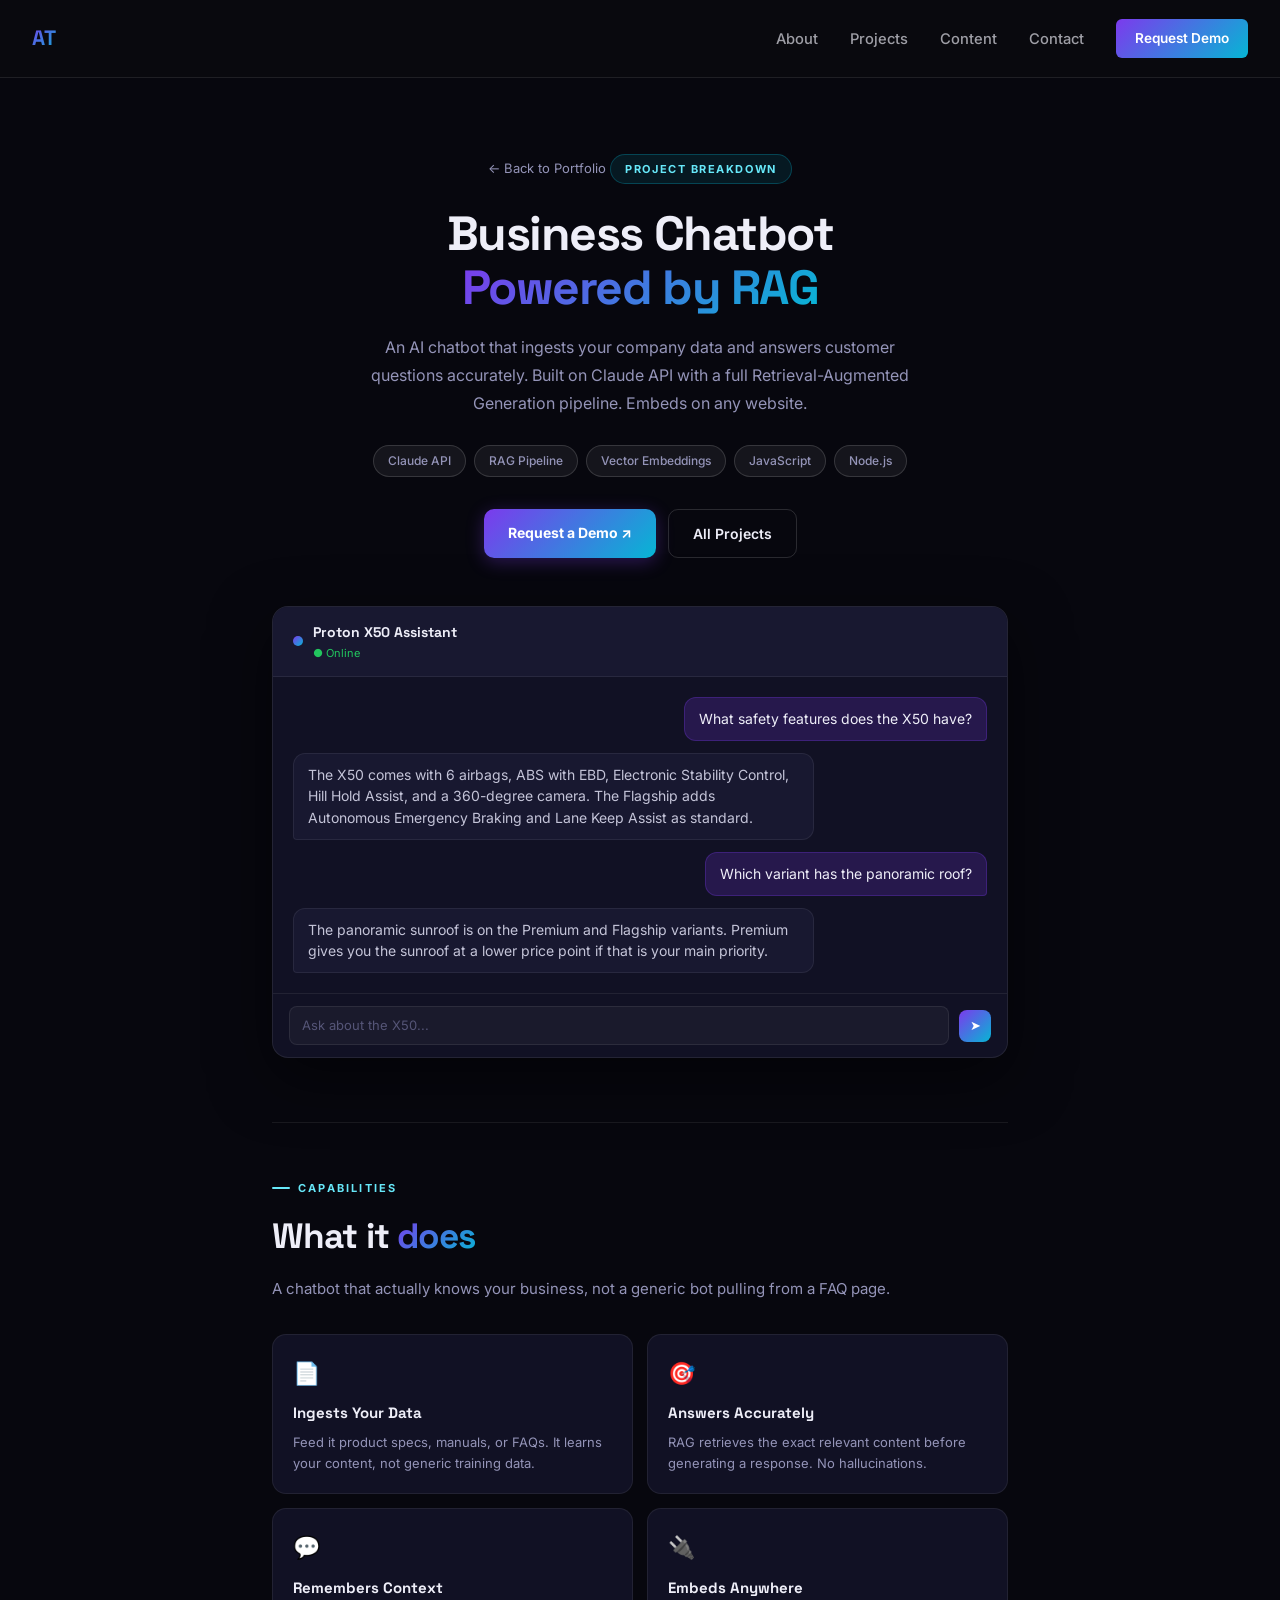
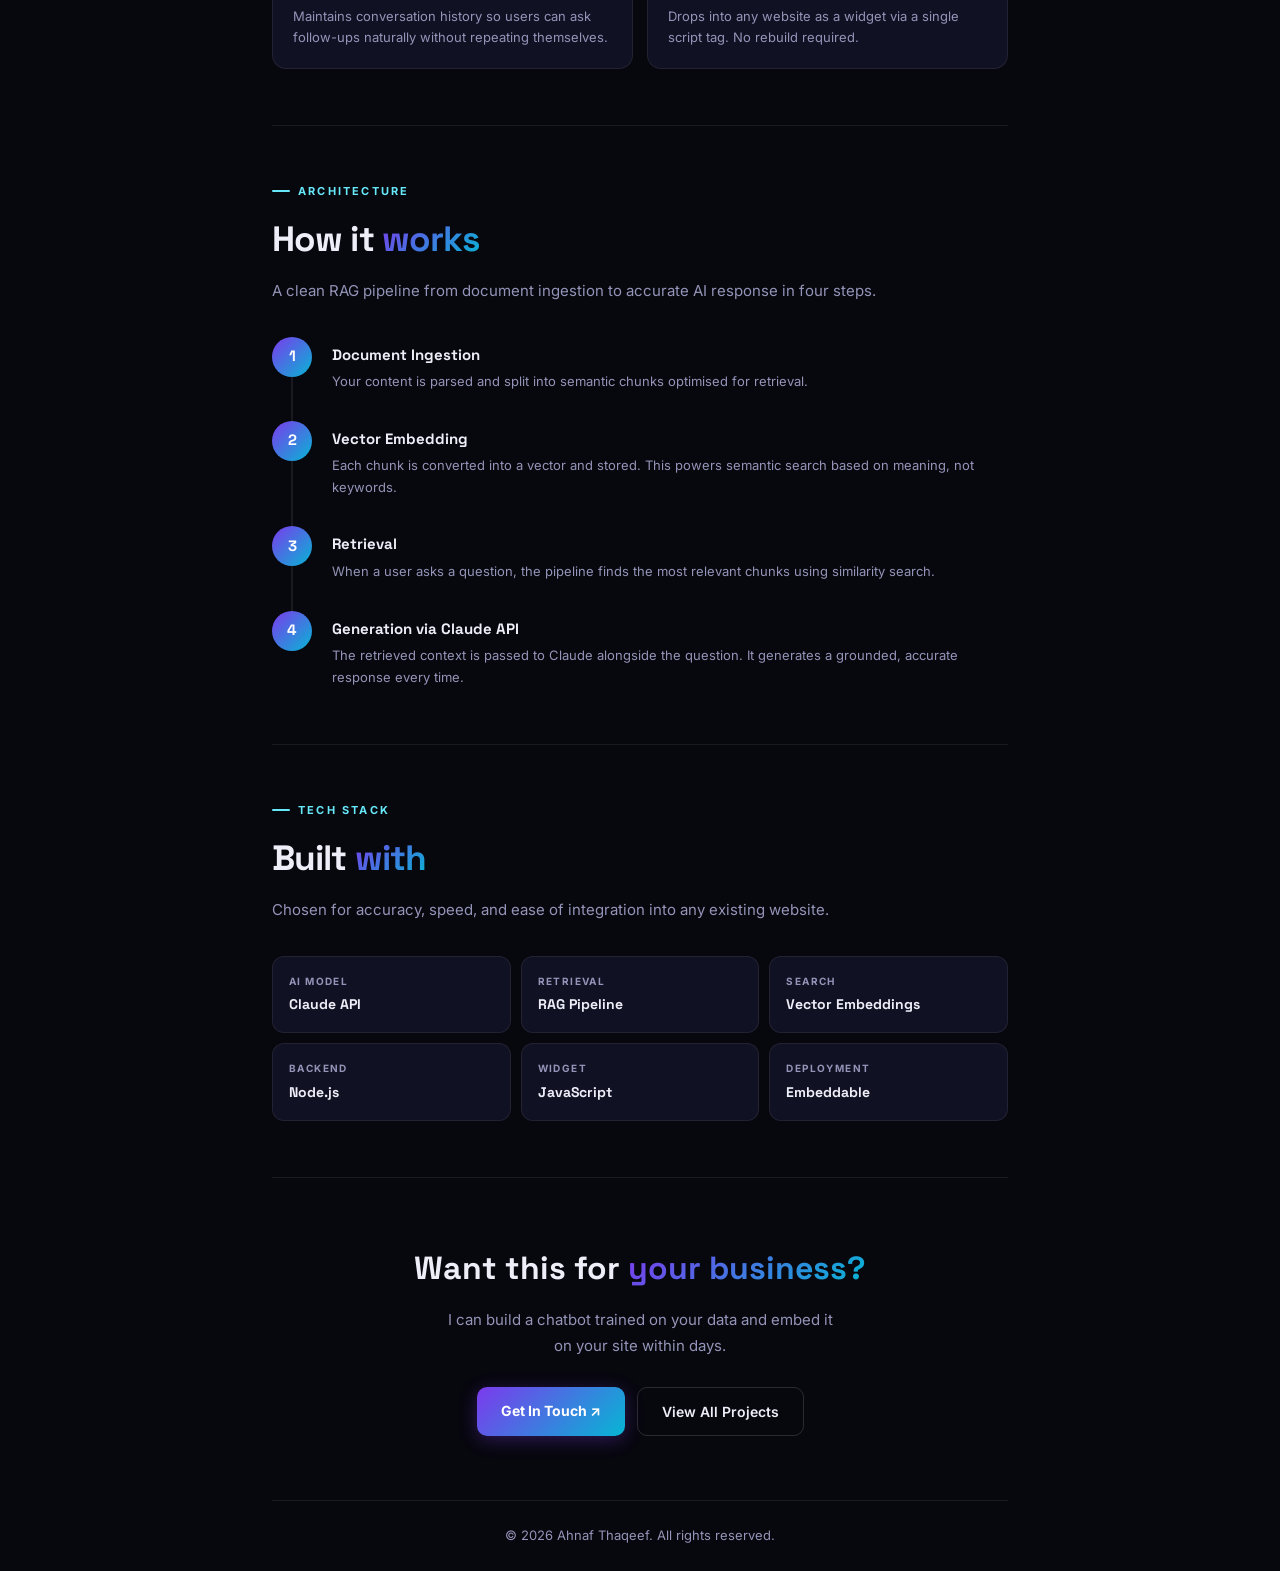
<file: chatbot.html>
<!DOCTYPE html>
<html lang="en">
<head>
  <meta charset="UTF-8" />
  <meta name="viewport" content="width=device-width, initial-scale=1.0" />
  <title>Business Chatbot — RAG | Ahnaf Thaqeef</title>
  <meta name="description" content="AI chatbot built on Claude and a full RAG pipeline. Trained on company data, embeddable on any website." />
  <link rel="stylesheet" href="css/style.css?v=2" />
  <link rel="stylesheet" href="css/chatbot.css?v=1" />
  <link rel="preconnect" href="https://fonts.googleapis.com" />
  <link href="https://fonts.googleapis.com/css2?family=Inter:wght@300;400;500;600;700;900&family=Space+Grotesk:wght@400;500;700&display=swap" rel="stylesheet" />
</head>
<body>

  <nav id="navbar">
    <a href="/" class="nav-logo" style="text-decoration:none;">AT</a>
    <ul class="nav-links">
      <li><a href="/#about">About</a></li>
      <li><a href="/#projects">Projects</a></li>
      <li><a href="/#blog">Content</a></li>
      <li><a href="/#contact">Contact</a></li>
    </ul>
    <a href="/#contact" class="nav-cta" style="text-decoration:none;">Request Demo</a>
  </nav>

  <div class="cb-wrap">

    <!-- HERO -->
    <div class="cb-hero">
      <a href="/" class="cb-back">&#8592; Back to Portfolio</a>
      <div class="cb-badge">Project Breakdown</div>
      <h1>Business Chatbot<br/><span class="cb-gradient">Powered by RAG</span></h1>
      <p>An AI chatbot that ingests your company data and answers customer questions accurately. Built on Claude API with a full Retrieval-Augmented Generation pipeline. Embeds on any website.</p>
      <div class="cb-pills">
        <span class="cb-pill">Claude API</span>
        <span class="cb-pill">RAG Pipeline</span>
        <span class="cb-pill">Vector Embeddings</span>
        <span class="cb-pill">JavaScript</span>
        <span class="cb-pill">Node.js</span>
      </div>
      <div class="cb-btns">
        <a href="/#contact" class="cb-btn-p">Request a Demo &#8599;</a>
        <a href="/" class="cb-btn-g">All Projects</a>
      </div>
    </div>

    <!-- CHAT DEMO -->
    <div class="cb-chat">
      <div class="cb-chat-bar">
        <div class="cb-chat-dot"></div>
        <div>
          <div class="cb-chat-bar-name">Proton X50 Assistant</div>
          <div class="cb-chat-bar-sub">&#9679; Online</div>
        </div>
      </div>
      <div class="cb-chat-msgs">
        <div class="cb-user-msg">What safety features does the X50 have?</div>
        <div class="cb-bot-msg">The X50 comes with 6 airbags, ABS with EBD, Electronic Stability Control, Hill Hold Assist, and a 360-degree camera. The Flagship adds Autonomous Emergency Braking and Lane Keep Assist as standard.</div>
        <div class="cb-user-msg">Which variant has the panoramic roof?</div>
        <div class="cb-bot-msg">The panoramic sunroof is on the Premium and Flagship variants. Premium gives you the sunroof at a lower price point if that is your main priority.</div>
      </div>
      <div class="cb-chat-input-row">
        <div class="cb-fake-input">Ask about the X50...</div>
        <div class="cb-send">&#10148;</div>
      </div>
    </div>

    <!-- CAPABILITIES -->
    <div class="cb-section">
      <div class="cb-label">Capabilities</div>
      <h2 class="cb-h2">What it <span class="cb-gradient">does</span></h2>
      <p class="cb-desc">A chatbot that actually knows your business, not a generic bot pulling from a FAQ page.</p>
      <div class="cb-caps">
        <div class="cb-cap">
          <span class="cb-cap-icon">&#128196;</span>
          <h3>Ingests Your Data</h3>
          <p>Feed it product specs, manuals, or FAQs. It learns your content, not generic training data.</p>
        </div>
        <div class="cb-cap">
          <span class="cb-cap-icon">&#127919;</span>
          <h3>Answers Accurately</h3>
          <p>RAG retrieves the exact relevant content before generating a response. No hallucinations.</p>
        </div>
        <div class="cb-cap">
          <span class="cb-cap-icon">&#128172;</span>
          <h3>Remembers Context</h3>
          <p>Maintains conversation history so users can ask follow-ups naturally without repeating themselves.</p>
        </div>
        <div class="cb-cap">
          <span class="cb-cap-icon">&#128268;</span>
          <h3>Embeds Anywhere</h3>
          <p>Drops into any website as a widget via a single script tag. No rebuild required.</p>
        </div>
      </div>
    </div>

    <!-- HOW IT WORKS -->
    <div class="cb-section">
      <div class="cb-label">Architecture</div>
      <h2 class="cb-h2">How it <span class="cb-gradient">works</span></h2>
      <p class="cb-desc">A clean RAG pipeline from document ingestion to accurate AI response in four steps.</p>
      <div class="cb-pipe">
        <div class="cb-step">
          <div class="cb-num">1</div>
          <div class="cb-step-text">
            <h4>Document Ingestion</h4>
            <p>Your content is parsed and split into semantic chunks optimised for retrieval.</p>
          </div>
        </div>
        <div class="cb-step">
          <div class="cb-num">2</div>
          <div class="cb-step-text">
            <h4>Vector Embedding</h4>
            <p>Each chunk is converted into a vector and stored. This powers semantic search based on meaning, not keywords.</p>
          </div>
        </div>
        <div class="cb-step">
          <div class="cb-num">3</div>
          <div class="cb-step-text">
            <h4>Retrieval</h4>
            <p>When a user asks a question, the pipeline finds the most relevant chunks using similarity search.</p>
          </div>
        </div>
        <div class="cb-step">
          <div class="cb-num">4</div>
          <div class="cb-step-text">
            <h4>Generation via Claude API</h4>
            <p>The retrieved context is passed to Claude alongside the question. It generates a grounded, accurate response every time.</p>
          </div>
        </div>
      </div>
    </div>

    <!-- TECH STACK -->
    <div class="cb-section">
      <div class="cb-label">Tech Stack</div>
      <h2 class="cb-h2">Built <span class="cb-gradient">with</span></h2>
      <p class="cb-desc">Chosen for accuracy, speed, and ease of integration into any existing website.</p>
      <div class="cb-stack">
        <div class="cb-stack-card">
          <div class="cb-stack-layer">AI Model</div>
          <div class="cb-stack-name">Claude API</div>
        </div>
        <div class="cb-stack-card">
          <div class="cb-stack-layer">Retrieval</div>
          <div class="cb-stack-name">RAG Pipeline</div>
        </div>
        <div class="cb-stack-card">
          <div class="cb-stack-layer">Search</div>
          <div class="cb-stack-name">Vector Embeddings</div>
        </div>
        <div class="cb-stack-card">
          <div class="cb-stack-layer">Backend</div>
          <div class="cb-stack-name">Node.js</div>
        </div>
        <div class="cb-stack-card">
          <div class="cb-stack-layer">Widget</div>
          <div class="cb-stack-name">JavaScript</div>
        </div>
        <div class="cb-stack-card">
          <div class="cb-stack-layer">Deployment</div>
          <div class="cb-stack-name">Embeddable</div>
        </div>
      </div>
    </div>

    <!-- CTA -->
    <div class="cb-cta">
      <h2>Want this for <span class="cb-gradient">your business?</span></h2>
      <p>I can build a chatbot trained on your data and embed it on your site within days.</p>
      <div class="cb-cta-btns">
        <a href="/#contact" class="cb-btn-p">Get In Touch &#8599;</a>
        <a href="/" class="cb-btn-g">View All Projects</a>
      </div>
    </div>

    <div class="cb-footer">&copy; 2026 Ahnaf Thaqeef. All rights reserved.</div>

  </div>

  <script>
    const navbar = document.getElementById('navbar');
    window.addEventListener('scroll', () => {
      navbar.classList.toggle('scrolled', window.scrollY > 50);
    });
  </script>

</body>
</html>
</file>
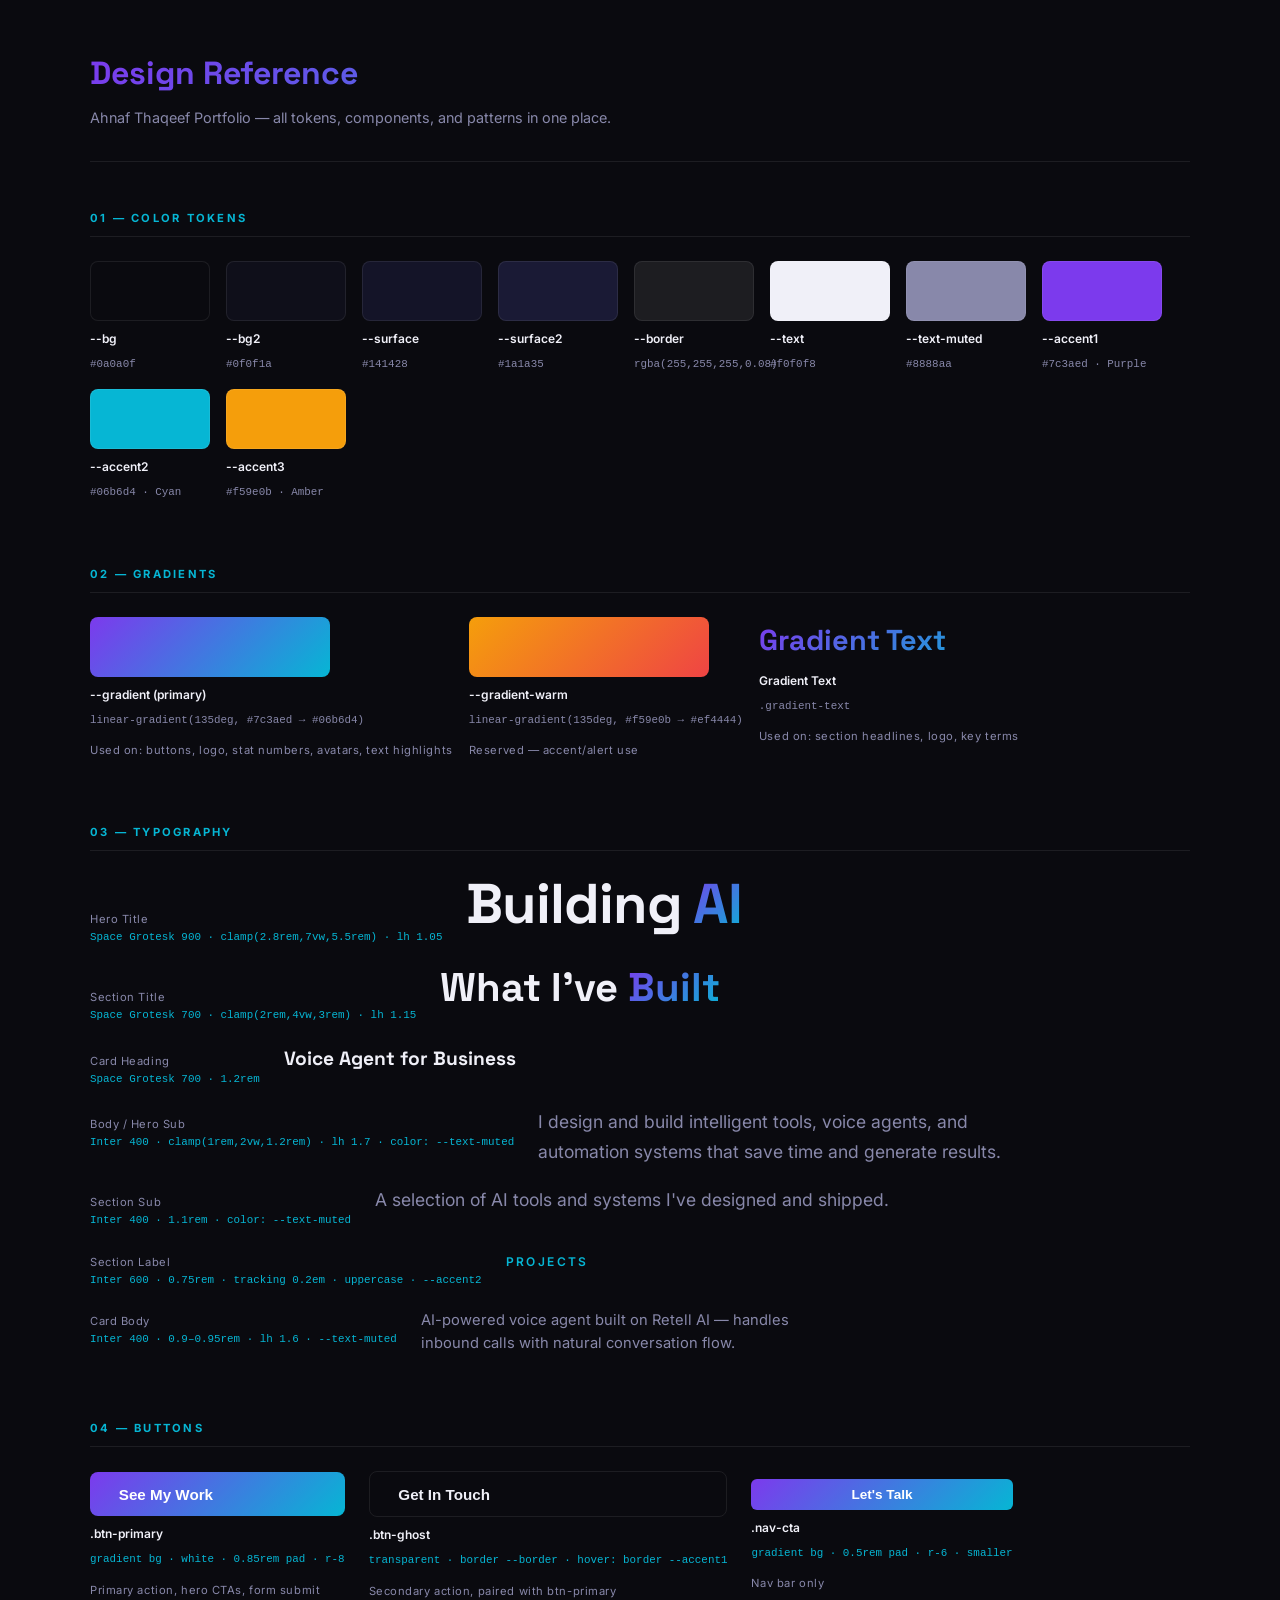
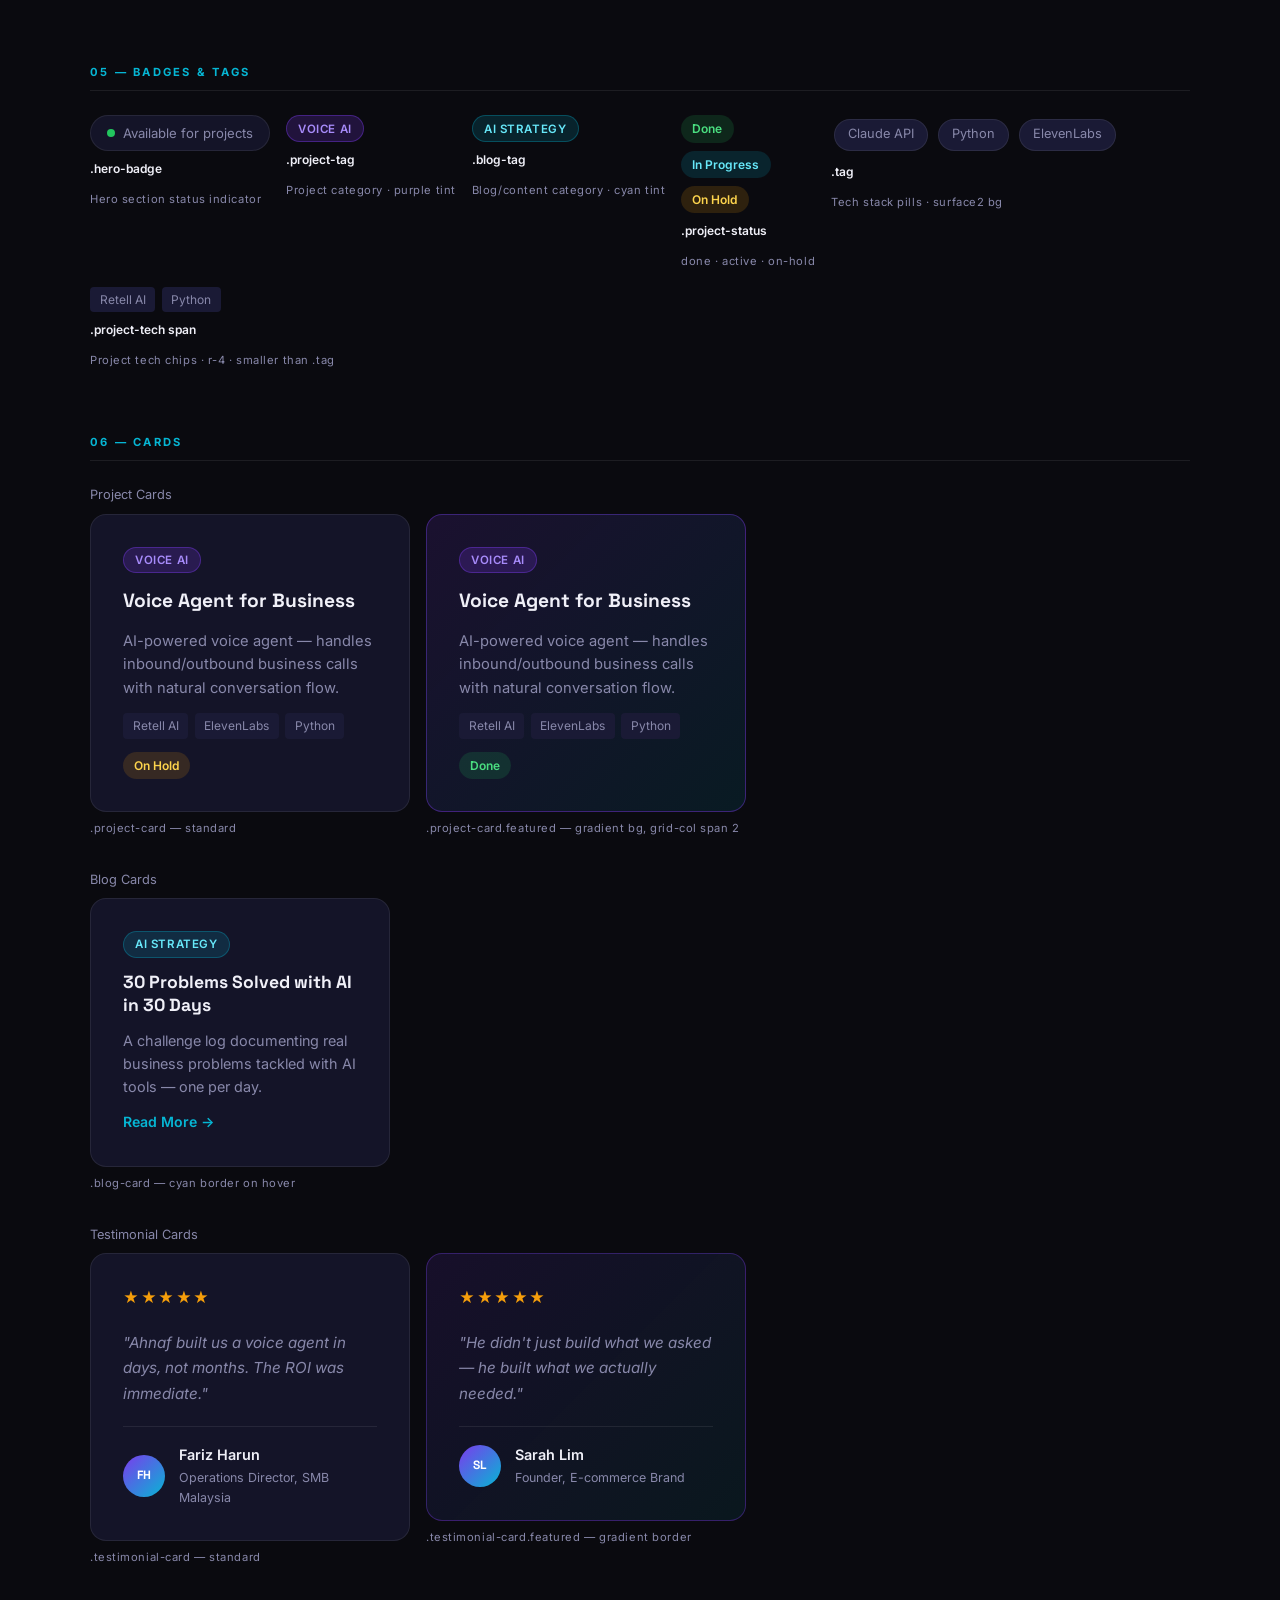
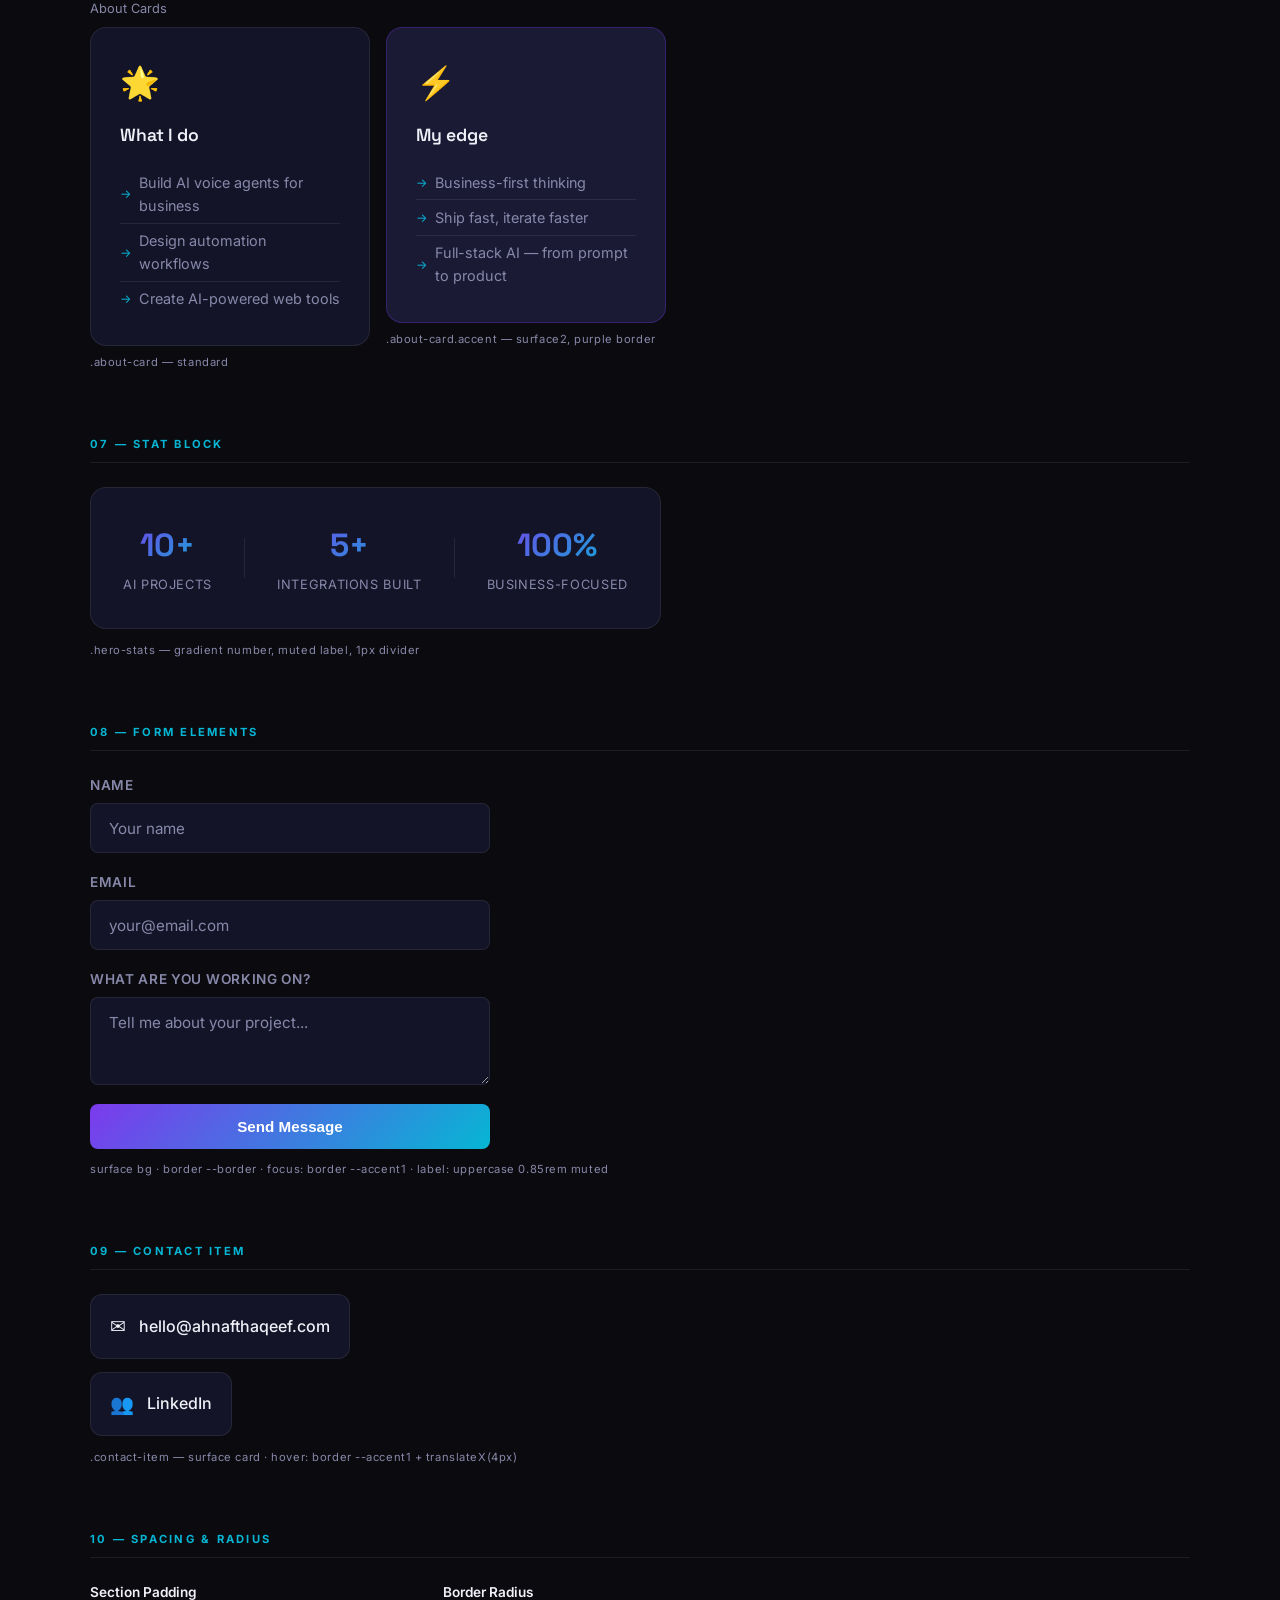
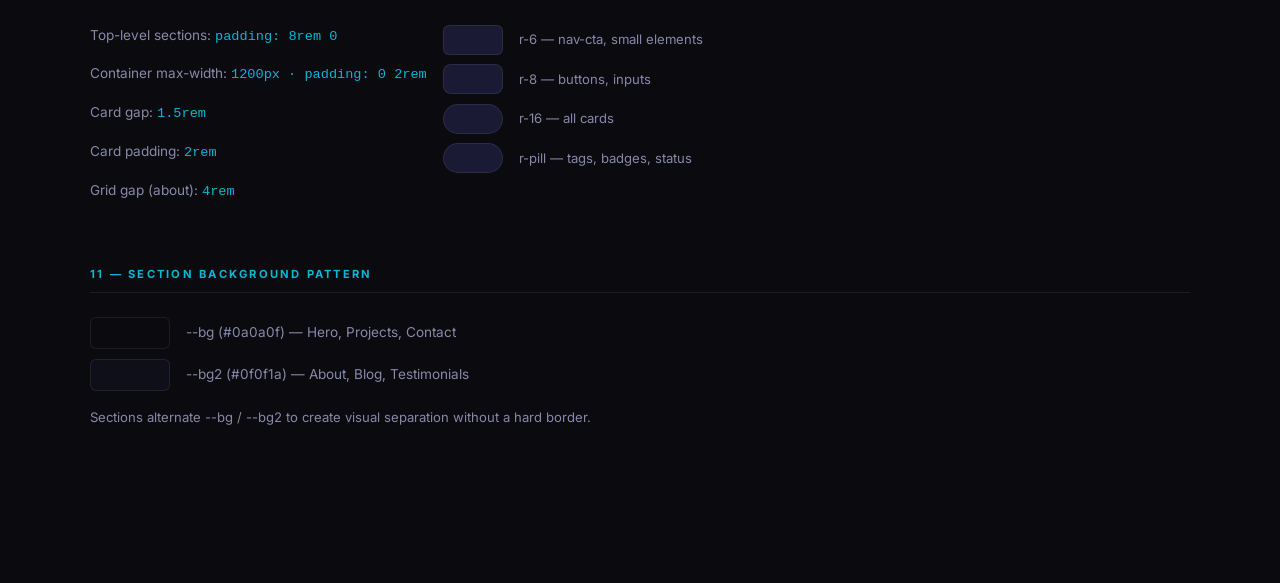
<file: design-reference.html>
<!DOCTYPE html>
<html lang="en">
<head>
  <meta charset="UTF-8" />
  <meta name="viewport" content="width=device-width, initial-scale=1.0" />
  <title>Design Reference — Ahnaf Thaqeef Portfolio</title>
  <link rel="preconnect" href="https://fonts.googleapis.com" />
  <link href="https://fonts.googleapis.com/css2?family=Inter:wght@300;400;500;600;700;900&family=Space+Grotesk:wght@400;500;700&display=swap" rel="stylesheet" />
  <style>
    /* ── DESIGN TOKENS (mirrored from style.css) ── */
    :root {
      --bg:        #0a0a0f;
      --bg2:       #0f0f1a;
      --surface:   #141428;
      --surface2:  #1a1a35;
      --border:    rgba(255,255,255,0.08);
      --text:      #f0f0f8;
      --text-muted:#8888aa;
      --accent1:   #7c3aed;
      --accent2:   #06b6d4;
      --accent3:   #f59e0b;
      --gradient:  linear-gradient(135deg,#7c3aed,#06b6d4);
      --gradient-warm: linear-gradient(135deg,#f59e0b,#ef4444);
      --font-main: 'Space Grotesk','Inter',sans-serif;
      --font-body: 'Inter',sans-serif;
      --radius-sm: 6px;
      --radius-md: 8px;
      --radius-lg: 16px;
      --radius-pill: 100px;
    }

    *, *::before, *::after { box-sizing: border-box; margin: 0; padding: 0; }
    html { scroll-behavior: smooth; }
    body {
      background: var(--bg);
      color: var(--text);
      font-family: var(--font-body);
      line-height: 1.6;
      padding: 3rem 2rem 6rem;
    }

    /* ── REFERENCE LAYOUT ── */
    .ref-page { max-width: 1100px; margin: 0 auto; }
    .ref-header {
      border-bottom: 1px solid var(--border);
      padding-bottom: 2rem;
      margin-bottom: 3rem;
    }
    .ref-header h1 {
      font-family: var(--font-main);
      font-size: 2rem;
      font-weight: 700;
      background: var(--gradient);
      -webkit-background-clip: text;
      -webkit-text-fill-color: transparent;
      background-clip: text;
    }
    .ref-header p { color: var(--text-muted); margin-top: 0.4rem; font-size: 0.9rem; }

    .ref-section { margin-bottom: 4rem; }
    .ref-section-title {
      font-size: 0.7rem;
      font-weight: 700;
      letter-spacing: 0.2em;
      text-transform: uppercase;
      color: var(--accent2);
      margin-bottom: 1.5rem;
      padding-bottom: 0.5rem;
      border-bottom: 1px solid var(--border);
    }
    .ref-row {
      display: flex;
      flex-wrap: wrap;
      gap: 1rem;
      align-items: flex-start;
    }
    .ref-col { display: flex; flex-direction: column; gap: 0.5rem; }
    .ref-label {
      font-size: 0.7rem;
      color: var(--text-muted);
      letter-spacing: 0.05em;
      margin-top: 0.3rem;
    }
    .ref-code {
      font-size: 0.68rem;
      color: var(--accent2);
      font-family: monospace;
    }

    /* ── TOKENS: COLORS ── */
    .swatch-grid { display: flex; flex-wrap: wrap; gap: 1rem; }
    .swatch {
      display: flex;
      flex-direction: column;
      gap: 0.5rem;
      width: 120px;
    }
    .swatch-block {
      width: 100%;
      height: 60px;
      border-radius: var(--radius-md);
      border: 1px solid var(--border);
    }
    .swatch-name { font-size: 0.75rem; font-weight: 600; color: var(--text); }
    .swatch-val  { font-size: 0.68rem; color: var(--text-muted); font-family: monospace; }

    /* ── TOKENS: GRADIENTS ── */
    .gradient-strip {
      height: 60px;
      border-radius: var(--radius-md);
      width: 240px;
    }

    /* ── TYPOGRAPHY ── */
    .type-row { display: flex; flex-direction: column; gap: 1.2rem; }
    .type-sample { display: flex; align-items: baseline; gap: 1.5rem; flex-wrap: wrap; }
    .type-meta { min-width: 160px; flex-shrink: 0; }
    .gradient-text {
      background: var(--gradient);
      -webkit-background-clip: text;
      -webkit-text-fill-color: transparent;
      background-clip: text;
    }

    /* ── SHARED COMPONENT STYLES (from style.css) ── */
    .btn-primary {
      display: inline-flex; align-items: center; gap: 0.5rem;
      padding: 0.85rem 1.8rem;
      background: var(--gradient); color: #fff;
      font-weight: 600; font-size: 0.95rem;
      border: none; border-radius: var(--radius-md); cursor: pointer;
      transition: opacity 0.2s, transform 0.2s; text-decoration: none;
    }
    .btn-primary:hover { opacity: 0.9; transform: translateY(-2px); }
    .btn-ghost {
      display: inline-flex; align-items: center;
      padding: 0.85rem 1.8rem;
      background: transparent; color: var(--text);
      font-weight: 600; font-size: 0.95rem;
      border: 1px solid var(--border); border-radius: var(--radius-md); cursor: pointer;
      transition: border-color 0.2s, transform 0.2s;
    }
    .btn-ghost:hover { border-color: var(--accent1); transform: translateY(-2px); }
    .nav-cta {
      padding: 0.5rem 1.2rem;
      background: var(--gradient); color: #fff;
      font-weight: 600; font-size: 0.85rem;
      border: none; border-radius: var(--radius-sm); cursor: pointer;
    }
    .tag {
      display: inline-block; padding: 0.3rem 0.8rem;
      background: var(--surface2); border: 1px solid var(--border);
      border-radius: var(--radius-pill); font-size: 0.8rem; color: var(--text-muted);
      margin: 0.2rem;
    }
    .section-label {
      font-size: 0.75rem; font-weight: 600; letter-spacing: 0.2em;
      text-transform: uppercase; color: var(--accent2); margin-bottom: 1rem;
    }
    .hero-badge {
      display: inline-flex; align-items: center; gap: 0.5rem;
      padding: 0.4rem 1rem;
      background: var(--surface); border: 1px solid var(--border);
      border-radius: var(--radius-pill); font-size: 0.82rem; color: var(--text-muted);
    }
    .badge-dot {
      width: 8px; height: 8px; background: #22c55e;
      border-radius: 50%;
      animation: pulse 2s ease-in-out infinite;
    }
    @keyframes pulse {
      0%,100% { opacity:1; transform:scale(1); }
      50%      { opacity:0.6; transform:scale(1.3); }
    }
    .project-tag {
      display: inline-flex; padding: 0.2rem 0.7rem;
      background: rgba(124,58,237,0.2); border: 1px solid rgba(124,58,237,0.4);
      color: #a78bfa; border-radius: var(--radius-pill);
      font-size: 0.72rem; font-weight: 600;
      letter-spacing: 0.05em; text-transform: uppercase; width: fit-content;
    }
    .blog-tag {
      display: inline-flex; padding: 0.2rem 0.7rem;
      background: rgba(6,182,212,0.15); border: 1px solid rgba(6,182,212,0.3);
      color: #67e8f9; border-radius: var(--radius-pill);
      font-size: 0.72rem; font-weight: 600;
      text-transform: uppercase; letter-spacing: 0.05em; width: fit-content;
    }
    .project-status {
      font-size: 0.75rem; font-weight: 600;
      padding: 0.25rem 0.7rem; border-radius: var(--radius-pill); width: fit-content;
    }
    .project-status.done    { background: rgba(34,197,94,0.15);  color: #4ade80; }
    .project-status.active  { background: rgba(6,182,212,0.15);  color: #67e8f9; }
    .project-status.on-hold { background: rgba(245,158,11,0.15); color: #fcd34d; }

    /* CARDS */
    .project-card {
      padding: 2rem; background: var(--surface);
      border: 1px solid var(--border); border-radius: var(--radius-lg);
      display: flex; flex-direction: column; gap: 0.8rem;
      transition: border-color 0.3s, transform 0.3s; width: 320px;
    }
    .project-card:hover { border-color: rgba(124,58,237,0.5); transform: translateY(-6px); }
    .project-card.featured {
      background: linear-gradient(135deg,rgba(124,58,237,0.15),rgba(6,182,212,0.1));
      border-color: rgba(124,58,237,0.4);
    }
    .project-card h3 { font-family: var(--font-main); font-size: 1.2rem; font-weight: 700; }
    .project-card p  { color: var(--text-muted); font-size: 0.92rem; line-height: 1.6; }
    .project-tech { display: flex; flex-wrap: wrap; gap: 0.4rem; }
    .project-tech span {
      padding: 0.2rem 0.6rem; background: var(--surface2);
      border-radius: 4px; font-size: 0.75rem; color: var(--text-muted);
    }
    .blog-card {
      padding: 2rem; background: var(--surface);
      border: 1px solid var(--border); border-radius: var(--radius-lg);
      display: flex; flex-direction: column; gap: 0.8rem;
      transition: border-color 0.3s, transform 0.3s; width: 300px;
    }
    .blog-card:hover { border-color: rgba(6,182,212,0.5); transform: translateY(-4px); }
    .blog-card h3   { font-family: var(--font-main); font-size: 1.1rem; font-weight: 700; line-height: 1.3; }
    .blog-card p    { color: var(--text-muted); font-size: 0.9rem; line-height: 1.6; }
    .blog-link { color: var(--accent2); text-decoration: none; font-size: 0.88rem; font-weight: 600; }

    .testimonial-card {
      padding: 2rem; background: var(--surface);
      border: 1px solid var(--border); border-radius: var(--radius-lg);
      display: flex; flex-direction: column; gap: 1.2rem;
      transition: border-color 0.3s, transform 0.3s; width: 320px;
    }
    .testimonial-card:hover { border-color: rgba(124,58,237,0.5); transform: translateY(-6px); }
    .testimonial-card.featured {
      background: linear-gradient(135deg,rgba(124,58,237,0.12),rgba(6,182,212,0.08));
      border-color: rgba(124,58,237,0.35);
    }
    .stars { color: var(--accent3); font-size: 0.95rem; letter-spacing: 0.1em; }
    .testimonial-quote { color: var(--text-muted); font-size: 0.95rem; line-height: 1.7; font-style: italic; }
    .testimonial-author {
      display: flex; align-items: center; gap: 0.9rem;
      border-top: 1px solid var(--border); padding-top: 1rem;
    }
    .testimonial-avatar {
      width: 42px; height: 42px; border-radius: 50%;
      background: var(--gradient); display: flex; align-items: center;
      justify-content: center; font-size: 0.75rem; font-weight: 700;
      color: #fff; flex-shrink: 0; font-family: var(--font-main);
    }
    .testimonial-name { font-weight: 600; font-size: 0.9rem; color: var(--text); }
    .testimonial-role { font-size: 0.78rem; color: var(--text-muted); margin-top: 0.1rem; }

    .about-card {
      padding: 1.8rem; background: var(--surface);
      border: 1px solid var(--border); border-radius: var(--radius-lg);
      transition: border-color 0.3s, transform 0.3s; width: 280px;
    }
    .about-card:hover { border-color: var(--accent1); transform: translateY(-4px); }
    .about-card.accent { background: var(--surface2); border-color: rgba(124,58,237,0.3); }
    .card-icon { font-size: 2rem; margin-bottom: 0.8rem; }
    .about-card h3 { font-family: var(--font-main); font-size: 1.1rem; font-weight: 600; margin-bottom: 1rem; }
    .about-card ul { list-style: none; }
    .about-card ul li {
      color: var(--text-muted); font-size: 0.9rem;
      padding: 0.35rem 0; border-bottom: 1px solid var(--border);
      display: flex; align-items: center; gap: 0.5rem;
    }
    .about-card ul li:last-child { border-bottom: none; }
    .about-card ul li::before { content: '→'; color: var(--accent2); font-size: 0.75rem; }

    /* FORM */
    .form-demo { display: flex; flex-direction: column; gap: 1.2rem; max-width: 400px; }
    .form-group { display: flex; flex-direction: column; gap: 0.4rem; }
    .form-group label {
      font-size: 0.85rem; font-weight: 600; color: var(--text-muted);
      text-transform: uppercase; letter-spacing: 0.05em;
    }
    .form-group input, .form-group textarea {
      padding: 0.9rem 1.1rem; background: var(--surface);
      border: 1px solid var(--border); border-radius: var(--radius-md);
      color: var(--text); font-family: var(--font-body); font-size: 0.95rem;
      transition: border-color 0.2s; resize: vertical;
    }
    .form-group input:focus, .form-group textarea:focus {
      outline: none; border-color: var(--accent1);
    }
    .form-group input::placeholder, .form-group textarea::placeholder { color: var(--text-muted); }

    /* STAT BLOCK */
    .stat-block {
      display: flex; align-items: center; gap: 2rem;
      padding: 2rem; background: var(--surface);
      border: 1px solid var(--border); border-radius: var(--radius-lg);
      width: fit-content;
    }
    .stat { text-align: center; }
    .stat-num {
      display: block; font-family: var(--font-main);
      font-size: 2rem; font-weight: 700;
      background: var(--gradient);
      -webkit-background-clip: text; -webkit-text-fill-color: transparent; background-clip: text;
    }
    .stat-label {
      font-size: 0.8rem; color: var(--text-muted);
      text-transform: uppercase; letter-spacing: 0.05em;
    }
    .stat-divider { width: 1px; height: 40px; background: var(--border); }

    /* CONTACT ITEM */
    .contact-item {
      display: flex; align-items: center; gap: 0.8rem;
      color: var(--text); text-decoration: none; font-size: 1rem; font-weight: 500;
      padding: 1rem 1.2rem; background: var(--surface);
      border: 1px solid var(--border); border-radius: 12px;
      transition: border-color 0.2s, transform 0.2s; width: fit-content;
    }
    .contact-item:hover { border-color: var(--accent1); transform: translateX(4px); }
    .contact-icon { font-size: 1.2rem; }

    /* DIVIDER */
    .ref-divider { border: none; border-top: 1px solid var(--border); margin: 3rem 0; }
  </style>
</head>
<body>
<div class="ref-page">

  <div class="ref-header">
    <h1>Design Reference</h1>
    <p>Ahnaf Thaqeef Portfolio — all tokens, components, and patterns in one place.</p>
  </div>

  <!-- ── 1. COLORS ── -->
  <div class="ref-section">
    <div class="ref-section-title">01 — Color Tokens</div>
    <div class="swatch-grid">
      <div class="swatch">
        <div class="swatch-block" style="background:#0a0a0f;"></div>
        <div class="swatch-name">--bg</div>
        <div class="swatch-val">#0a0a0f</div>
      </div>
      <div class="swatch">
        <div class="swatch-block" style="background:#0f0f1a;"></div>
        <div class="swatch-name">--bg2</div>
        <div class="swatch-val">#0f0f1a</div>
      </div>
      <div class="swatch">
        <div class="swatch-block" style="background:#141428;"></div>
        <div class="swatch-name">--surface</div>
        <div class="swatch-val">#141428</div>
      </div>
      <div class="swatch">
        <div class="swatch-block" style="background:#1a1a35;"></div>
        <div class="swatch-name">--surface2</div>
        <div class="swatch-val">#1a1a35</div>
      </div>
      <div class="swatch">
        <div class="swatch-block" style="background:rgba(255,255,255,0.08);"></div>
        <div class="swatch-name">--border</div>
        <div class="swatch-val">rgba(255,255,255,0.08)</div>
      </div>
      <div class="swatch">
        <div class="swatch-block" style="background:#f0f0f8;"></div>
        <div class="swatch-name">--text</div>
        <div class="swatch-val">#f0f0f8</div>
      </div>
      <div class="swatch">
        <div class="swatch-block" style="background:#8888aa;"></div>
        <div class="swatch-name">--text-muted</div>
        <div class="swatch-val">#8888aa</div>
      </div>
      <div class="swatch">
        <div class="swatch-block" style="background:#7c3aed;"></div>
        <div class="swatch-name">--accent1</div>
        <div class="swatch-val">#7c3aed · Purple</div>
      </div>
      <div class="swatch">
        <div class="swatch-block" style="background:#06b6d4;"></div>
        <div class="swatch-name">--accent2</div>
        <div class="swatch-val">#06b6d4 · Cyan</div>
      </div>
      <div class="swatch">
        <div class="swatch-block" style="background:#f59e0b;"></div>
        <div class="swatch-name">--accent3</div>
        <div class="swatch-val">#f59e0b · Amber</div>
      </div>
    </div>
  </div>

  <!-- ── 2. GRADIENTS ── -->
  <div class="ref-section">
    <div class="ref-section-title">02 — Gradients</div>
    <div class="ref-row">
      <div class="ref-col">
        <div class="gradient-strip" style="background:linear-gradient(135deg,#7c3aed,#06b6d4);"></div>
        <div class="swatch-name">--gradient (primary)</div>
        <div class="swatch-val">linear-gradient(135deg, #7c3aed → #06b6d4)</div>
        <div class="ref-label">Used on: buttons, logo, stat numbers, avatars, text highlights</div>
      </div>
      <div class="ref-col">
        <div class="gradient-strip" style="background:linear-gradient(135deg,#f59e0b,#ef4444);"></div>
        <div class="swatch-name">--gradient-warm</div>
        <div class="swatch-val">linear-gradient(135deg, #f59e0b → #ef4444)</div>
        <div class="ref-label">Reserved — accent/alert use</div>
      </div>
      <div class="ref-col">
        <div style="font-size:1.8rem;font-weight:900;font-family:'Space Grotesk',sans-serif;background:linear-gradient(135deg,#7c3aed,#06b6d4);-webkit-background-clip:text;-webkit-text-fill-color:transparent;background-clip:text;">
          Gradient Text
        </div>
        <div class="swatch-name">Gradient Text</div>
        <div class="swatch-val">.gradient-text</div>
        <div class="ref-label">Used on: section headlines, logo, key terms</div>
      </div>
    </div>
  </div>

  <!-- ── 3. TYPOGRAPHY ── -->
  <div class="ref-section">
    <div class="ref-section-title">03 — Typography</div>
    <div class="type-row">
      <div class="type-sample">
        <div class="type-meta">
          <div class="ref-label">Hero Title</div>
          <div class="ref-code">Space Grotesk 900 · clamp(2.8rem,7vw,5.5rem) · lh 1.05</div>
        </div>
        <div style="font-family:'Space Grotesk',sans-serif;font-size:3.5rem;font-weight:900;line-height:1.05;letter-spacing:-0.02em;">
          Building <span class="gradient-text">AI</span>
        </div>
      </div>
      <div class="type-sample">
        <div class="type-meta">
          <div class="ref-label">Section Title</div>
          <div class="ref-code">Space Grotesk 700 · clamp(2rem,4vw,3rem) · lh 1.15</div>
        </div>
        <div style="font-family:'Space Grotesk',sans-serif;font-size:2.5rem;font-weight:700;line-height:1.15;">
          What I've <span class="gradient-text">Built</span>
        </div>
      </div>
      <div class="type-sample">
        <div class="type-meta">
          <div class="ref-label">Card Heading</div>
          <div class="ref-code">Space Grotesk 700 · 1.2rem</div>
        </div>
        <div style="font-family:'Space Grotesk',sans-serif;font-size:1.2rem;font-weight:700;">Voice Agent for Business</div>
      </div>
      <div class="type-sample">
        <div class="type-meta">
          <div class="ref-label">Body / Hero Sub</div>
          <div class="ref-code">Inter 400 · clamp(1rem,2vw,1.2rem) · lh 1.7 · color: --text-muted</div>
        </div>
        <div style="font-size:1.1rem;color:var(--text-muted);line-height:1.7;max-width:480px;">
          I design and build intelligent tools, voice agents, and automation systems that save time and generate results.
        </div>
      </div>
      <div class="type-sample">
        <div class="type-meta">
          <div class="ref-label">Section Sub</div>
          <div class="ref-code">Inter 400 · 1.1rem · color: --text-muted</div>
        </div>
        <div style="font-size:1.1rem;color:var(--text-muted);">A selection of AI tools and systems I've designed and shipped.</div>
      </div>
      <div class="type-sample">
        <div class="type-meta">
          <div class="ref-label">Section Label</div>
          <div class="ref-code">Inter 600 · 0.75rem · tracking 0.2em · uppercase · --accent2</div>
        </div>
        <div class="section-label" style="margin:0;">Projects</div>
      </div>
      <div class="type-sample">
        <div class="type-meta">
          <div class="ref-label">Card Body</div>
          <div class="ref-code">Inter 400 · 0.9–0.95rem · lh 1.6 · --text-muted</div>
        </div>
        <div style="font-size:0.92rem;color:var(--text-muted);line-height:1.6;max-width:400px;">
          AI-powered voice agent built on Retell AI — handles inbound calls with natural conversation flow.
        </div>
      </div>
    </div>
  </div>

  <!-- ── 4. BUTTONS ── -->
  <div class="ref-section">
    <div class="ref-section-title">04 — Buttons</div>
    <div class="ref-row" style="align-items:center;gap:1.5rem;">
      <div class="ref-col">
        <button class="btn-primary">See My Work</button>
        <div class="swatch-name">.btn-primary</div>
        <div class="ref-code">gradient bg · white · 0.85rem pad · r-8</div>
        <div class="ref-label">Primary action, hero CTAs, form submit</div>
      </div>
      <div class="ref-col">
        <button class="btn-ghost">Get In Touch</button>
        <div class="swatch-name">.btn-ghost</div>
        <div class="ref-code">transparent · border --border · hover: border --accent1</div>
        <div class="ref-label">Secondary action, paired with btn-primary</div>
      </div>
      <div class="ref-col">
        <button class="nav-cta">Let's Talk</button>
        <div class="swatch-name">.nav-cta</div>
        <div class="ref-code">gradient bg · 0.5rem pad · r-6 · smaller</div>
        <div class="ref-label">Nav bar only</div>
      </div>
    </div>
  </div>

  <!-- ── 5. BADGES & TAGS ── -->
  <div class="ref-section">
    <div class="ref-section-title">05 — Badges &amp; Tags</div>
    <div class="ref-row">
      <div class="ref-col">
        <div class="hero-badge">
          <span class="badge-dot"></span>
          Available for projects
        </div>
        <div class="swatch-name">.hero-badge</div>
        <div class="ref-label">Hero section status indicator</div>
      </div>
      <div class="ref-col">
        <span class="project-tag">Voice AI</span>
        <div class="swatch-name">.project-tag</div>
        <div class="ref-label">Project category · purple tint</div>
      </div>
      <div class="ref-col">
        <span class="blog-tag">AI Strategy</span>
        <div class="swatch-name">.blog-tag</div>
        <div class="ref-label">Blog/content category · cyan tint</div>
      </div>
      <div class="ref-col">
        <div style="display:flex;flex-direction:column;gap:0.5rem;">
          <span class="project-status done">Done</span>
          <span class="project-status active">In Progress</span>
          <span class="project-status on-hold">On Hold</span>
        </div>
        <div class="swatch-name">.project-status</div>
        <div class="ref-label">done · active · on-hold</div>
      </div>
      <div class="ref-col">
        <div>
          <span class="tag">Claude API</span>
          <span class="tag">Python</span>
          <span class="tag">ElevenLabs</span>
        </div>
        <div class="swatch-name">.tag</div>
        <div class="ref-label">Tech stack pills · surface2 bg</div>
      </div>
      <div class="ref-col">
        <div style="display:flex;flex-wrap:wrap;gap:0.4rem;max-width:220px;">
          <span style="padding:0.2rem 0.6rem;background:var(--surface2);border-radius:4px;font-size:0.75rem;color:var(--text-muted);">Retell AI</span>
          <span style="padding:0.2rem 0.6rem;background:var(--surface2);border-radius:4px;font-size:0.75rem;color:var(--text-muted);">Python</span>
        </div>
        <div class="swatch-name">.project-tech span</div>
        <div class="ref-label">Project tech chips · r-4 · smaller than .tag</div>
      </div>
    </div>
  </div>

  <!-- ── 6. CARDS ── -->
  <div class="ref-section">
    <div class="ref-section-title">06 — Cards</div>

    <div style="margin-bottom:0.5rem;font-size:0.8rem;color:var(--text-muted);">Project Cards</div>
    <div class="ref-row" style="margin-bottom:2rem;">
      <div>
        <div class="project-card">
          <span class="project-tag">Voice AI</span>
          <h3>Voice Agent for Business</h3>
          <p>AI-powered voice agent — handles inbound/outbound business calls with natural conversation flow.</p>
          <div class="project-tech"><span>Retell AI</span><span>ElevenLabs</span><span>Python</span></div>
          <span class="project-status on-hold">On Hold</span>
        </div>
        <div class="ref-label" style="margin-top:0.5rem;">.project-card — standard</div>
      </div>
      <div>
        <div class="project-card featured">
          <span class="project-tag">Voice AI</span>
          <h3>Voice Agent for Business</h3>
          <p>AI-powered voice agent — handles inbound/outbound business calls with natural conversation flow.</p>
          <div class="project-tech"><span>Retell AI</span><span>ElevenLabs</span><span>Python</span></div>
          <span class="project-status done">Done</span>
        </div>
        <div class="ref-label" style="margin-top:0.5rem;">.project-card.featured — gradient bg, grid-col span 2</div>
      </div>
    </div>

    <div style="margin-bottom:0.5rem;font-size:0.8rem;color:var(--text-muted);">Blog Cards</div>
    <div class="ref-row" style="margin-bottom:2rem;">
      <div>
        <div class="blog-card">
          <span class="blog-tag">AI Strategy</span>
          <h3>30 Problems Solved with AI in 30 Days</h3>
          <p>A challenge log documenting real business problems tackled with AI tools — one per day.</p>
          <a href="#" class="blog-link">Read More &#8594;</a>
        </div>
        <div class="ref-label" style="margin-top:0.5rem;">.blog-card — cyan border on hover</div>
      </div>
    </div>

    <div style="margin-bottom:0.5rem;font-size:0.8rem;color:var(--text-muted);">Testimonial Cards</div>
    <div class="ref-row" style="margin-bottom:2rem;">
      <div>
        <div class="testimonial-card">
          <div class="stars">&#9733;&#9733;&#9733;&#9733;&#9733;</div>
          <p class="testimonial-quote">"Ahnaf built us a voice agent in days, not months. The ROI was immediate."</p>
          <div class="testimonial-author">
            <div class="testimonial-avatar">FH</div>
            <div>
              <div class="testimonial-name">Fariz Harun</div>
              <div class="testimonial-role">Operations Director, SMB Malaysia</div>
            </div>
          </div>
        </div>
        <div class="ref-label" style="margin-top:0.5rem;">.testimonial-card — standard</div>
      </div>
      <div>
        <div class="testimonial-card featured">
          <div class="stars">&#9733;&#9733;&#9733;&#9733;&#9733;</div>
          <p class="testimonial-quote">"He didn't just build what we asked — he built what we actually needed."</p>
          <div class="testimonial-author">
            <div class="testimonial-avatar">SL</div>
            <div>
              <div class="testimonial-name">Sarah Lim</div>
              <div class="testimonial-role">Founder, E-commerce Brand</div>
            </div>
          </div>
        </div>
        <div class="ref-label" style="margin-top:0.5rem;">.testimonial-card.featured — gradient border</div>
      </div>
    </div>

    <div style="margin-bottom:0.5rem;font-size:0.8rem;color:var(--text-muted);">About Cards</div>
    <div class="ref-row">
      <div>
        <div class="about-card">
          <div class="card-icon">&#127775;</div>
          <h3>What I do</h3>
          <ul>
            <li>Build AI voice agents for business</li>
            <li>Design automation workflows</li>
            <li>Create AI-powered web tools</li>
          </ul>
        </div>
        <div class="ref-label" style="margin-top:0.5rem;">.about-card — standard</div>
      </div>
      <div>
        <div class="about-card accent">
          <div class="card-icon">&#9889;</div>
          <h3>My edge</h3>
          <ul>
            <li>Business-first thinking</li>
            <li>Ship fast, iterate faster</li>
            <li>Full-stack AI — from prompt to product</li>
          </ul>
        </div>
        <div class="ref-label" style="margin-top:0.5rem;">.about-card.accent — surface2, purple border</div>
      </div>
    </div>
  </div>

  <!-- ── 7. STAT BLOCK ── -->
  <div class="ref-section">
    <div class="ref-section-title">07 — Stat Block</div>
    <div class="stat-block">
      <div class="stat">
        <span class="stat-num">10+</span>
        <span class="stat-label">AI Projects</span>
      </div>
      <div class="stat-divider"></div>
      <div class="stat">
        <span class="stat-num">5+</span>
        <span class="stat-label">Integrations Built</span>
      </div>
      <div class="stat-divider"></div>
      <div class="stat">
        <span class="stat-num">100%</span>
        <span class="stat-label">Business-Focused</span>
      </div>
    </div>
    <div class="ref-label" style="margin-top:0.8rem;">.hero-stats — gradient number, muted label, 1px divider</div>
  </div>

  <!-- ── 8. FORM ELEMENTS ── -->
  <div class="ref-section">
    <div class="ref-section-title">08 — Form Elements</div>
    <div class="form-demo">
      <div class="form-group">
        <label>Name</label>
        <input type="text" placeholder="Your name" />
      </div>
      <div class="form-group">
        <label>Email</label>
        <input type="email" placeholder="your@email.com" />
      </div>
      <div class="form-group">
        <label>What are you working on?</label>
        <textarea rows="3" placeholder="Tell me about your project..."></textarea>
      </div>
      <button class="btn-primary" style="width:100%;justify-content:center;">Send Message</button>
    </div>
    <div class="ref-label" style="margin-top:0.8rem;">surface bg · border --border · focus: border --accent1 · label: uppercase 0.85rem muted</div>
  </div>

  <!-- ── 9. CONTACT ITEM ── -->
  <div class="ref-section">
    <div class="ref-section-title">09 — Contact Item</div>
    <div style="display:flex;flex-direction:column;gap:0.8rem;">
      <a href="#" class="contact-item">
        <span class="contact-icon">&#9993;</span>
        hello@ahnafthaqeef.com
      </a>
      <a href="#" class="contact-item">
        <span class="contact-icon">&#128101;</span>
        LinkedIn
      </a>
    </div>
    <div class="ref-label" style="margin-top:0.8rem;">.contact-item — surface card · hover: border --accent1 + translateX(4px)</div>
  </div>

  <!-- ── 10. SPACING & RADIUS ── -->
  <div class="ref-section">
    <div class="ref-section-title">10 — Spacing &amp; Radius</div>
    <div class="ref-row">
      <div class="ref-col" style="gap:1rem;">
        <div style="font-size:0.85rem;font-weight:600;color:var(--text);margin-bottom:0.3rem;">Section Padding</div>
        <div style="color:var(--text-muted);font-size:0.85rem;">Top-level sections: <code style="color:var(--accent2);">padding: 8rem 0</code></div>
        <div style="color:var(--text-muted);font-size:0.85rem;">Container max-width: <code style="color:var(--accent2);">1200px · padding: 0 2rem</code></div>
        <div style="color:var(--text-muted);font-size:0.85rem;">Card gap: <code style="color:var(--accent2);">1.5rem</code></div>
        <div style="color:var(--text-muted);font-size:0.85rem;">Card padding: <code style="color:var(--accent2);">2rem</code></div>
        <div style="color:var(--text-muted);font-size:0.85rem;">Grid gap (about): <code style="color:var(--accent2);">4rem</code></div>
      </div>
      <div class="ref-col" style="gap:1rem;">
        <div style="font-size:0.85rem;font-weight:600;color:var(--text);margin-bottom:0.3rem;">Border Radius</div>
        <div style="display:flex;flex-direction:column;gap:0.6rem;">
          <div style="display:flex;align-items:center;gap:1rem;">
            <div style="width:60px;height:30px;background:var(--surface2);border:1px solid var(--border);border-radius:6px;"></div>
            <span style="font-size:0.82rem;color:var(--text-muted);">r-6 — nav-cta, small elements</span>
          </div>
          <div style="display:flex;align-items:center;gap:1rem;">
            <div style="width:60px;height:30px;background:var(--surface2);border:1px solid var(--border);border-radius:8px;"></div>
            <span style="font-size:0.82rem;color:var(--text-muted);">r-8 — buttons, inputs</span>
          </div>
          <div style="display:flex;align-items:center;gap:1rem;">
            <div style="width:60px;height:30px;background:var(--surface2);border:1px solid var(--border);border-radius:16px;"></div>
            <span style="font-size:0.82rem;color:var(--text-muted);">r-16 — all cards</span>
          </div>
          <div style="display:flex;align-items:center;gap:1rem;">
            <div style="width:60px;height:30px;background:var(--surface2);border:1px solid var(--border);border-radius:100px;"></div>
            <span style="font-size:0.82rem;color:var(--text-muted);">r-pill — tags, badges, status</span>
          </div>
        </div>
      </div>
    </div>
  </div>

  <!-- ── 11. SECTION BACKGROUNDS ── -->
  <div class="ref-section">
    <div class="ref-section-title">11 — Section Background Pattern</div>
    <div style="display:flex;flex-direction:column;gap:0.6rem;">
      <div style="display:flex;align-items:center;gap:1rem;">
        <div style="width:80px;height:32px;background:#0a0a0f;border:1px solid var(--border);border-radius:6px;"></div>
        <span style="font-size:0.85rem;color:var(--text-muted);">--bg (#0a0a0f) — Hero, Projects, Contact</span>
      </div>
      <div style="display:flex;align-items:center;gap:1rem;">
        <div style="width:80px;height:32px;background:#0f0f1a;border:1px solid var(--border);border-radius:6px;"></div>
        <span style="font-size:0.85rem;color:var(--text-muted);">--bg2 (#0f0f1a) — About, Blog, Testimonials</span>
      </div>
      <div style="margin-top:0.4rem;font-size:0.82rem;color:var(--text-muted);">Sections alternate --bg / --bg2 to create visual separation without a hard border.</div>
    </div>
  </div>

</div>
</body>
</html>
</file>
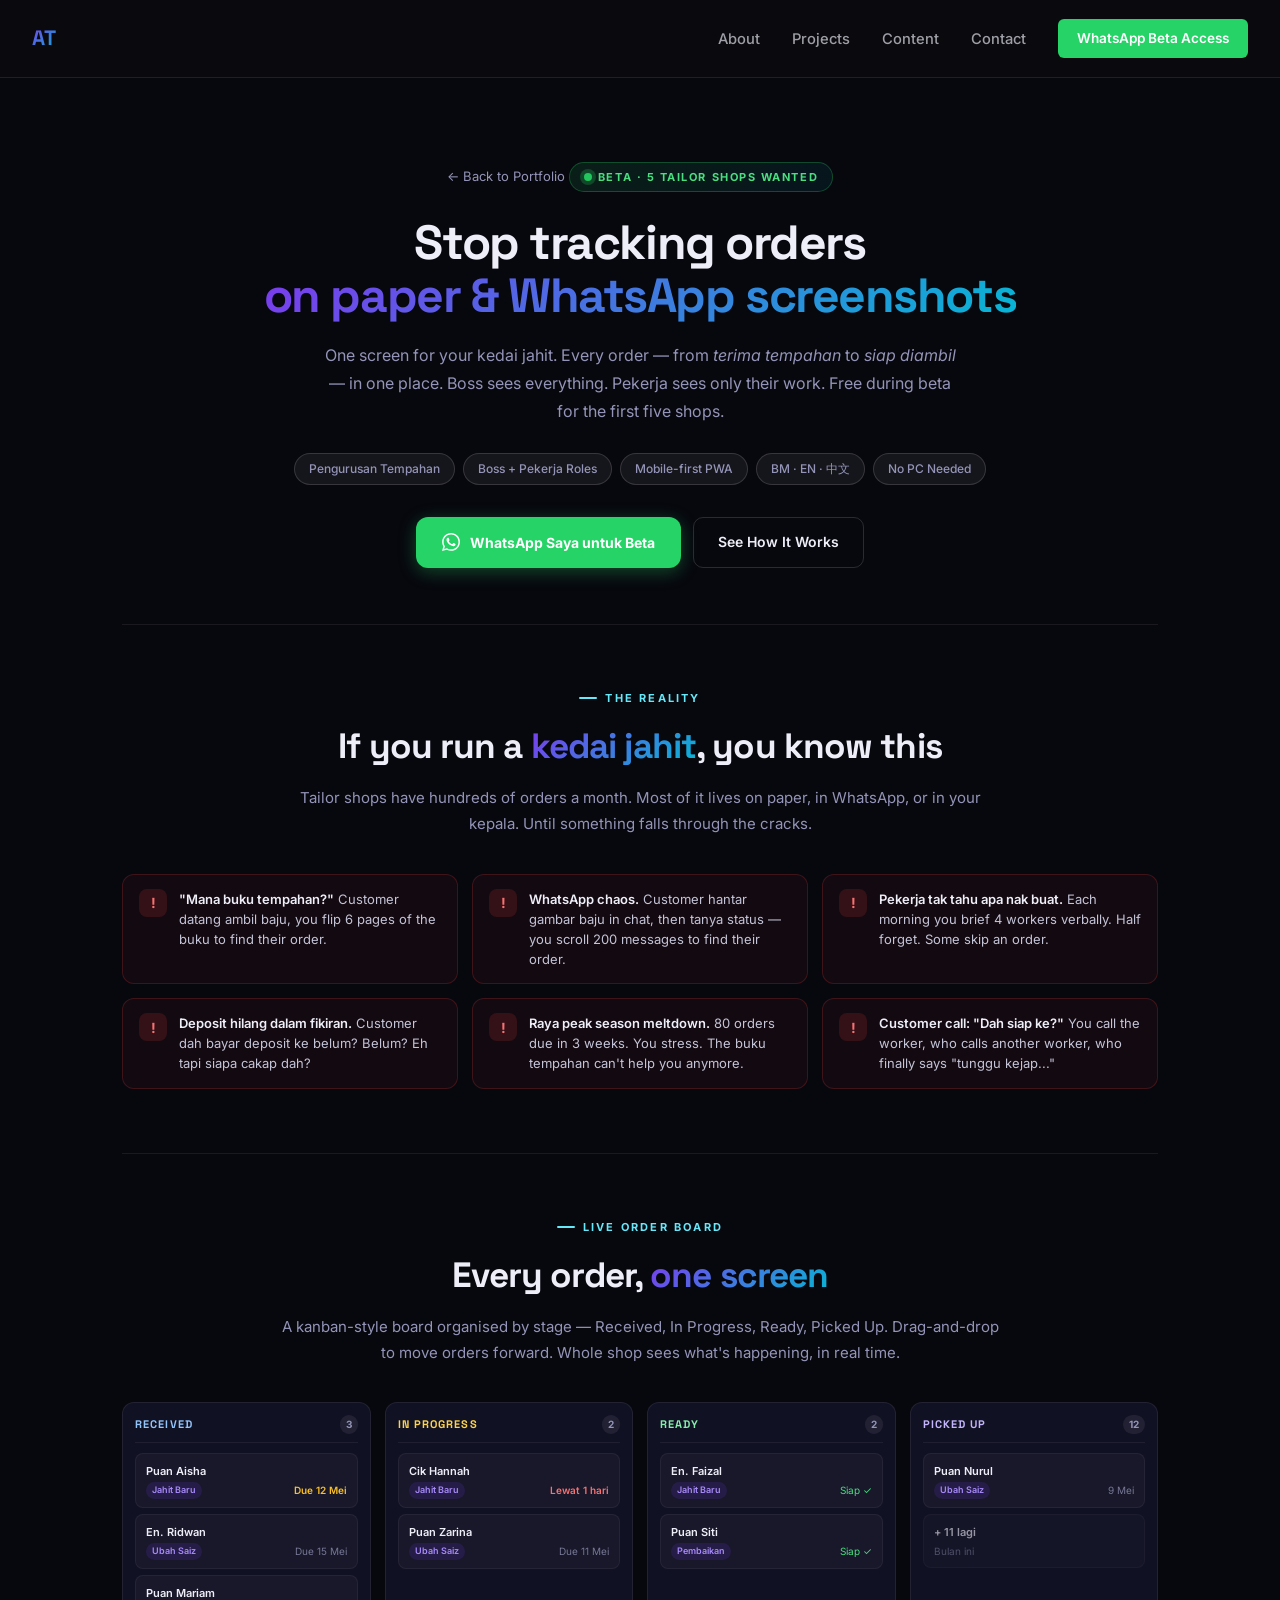
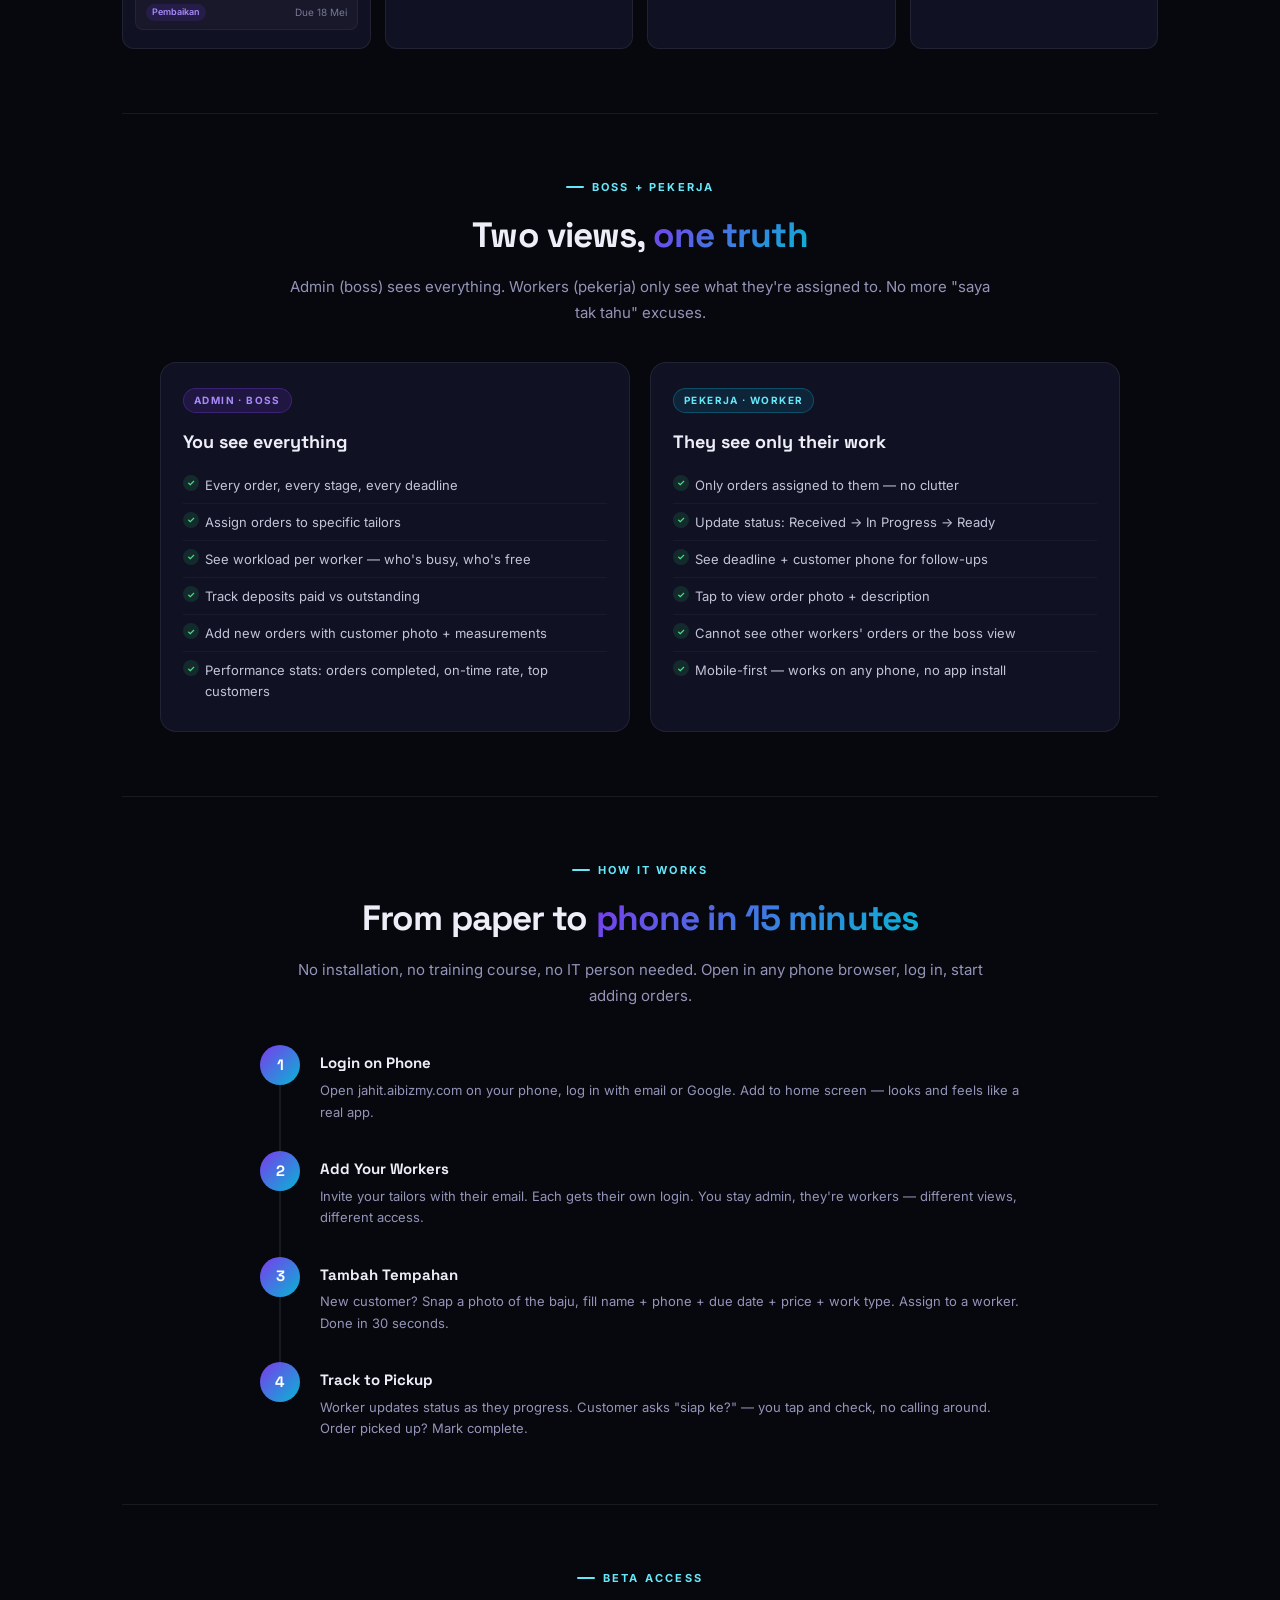
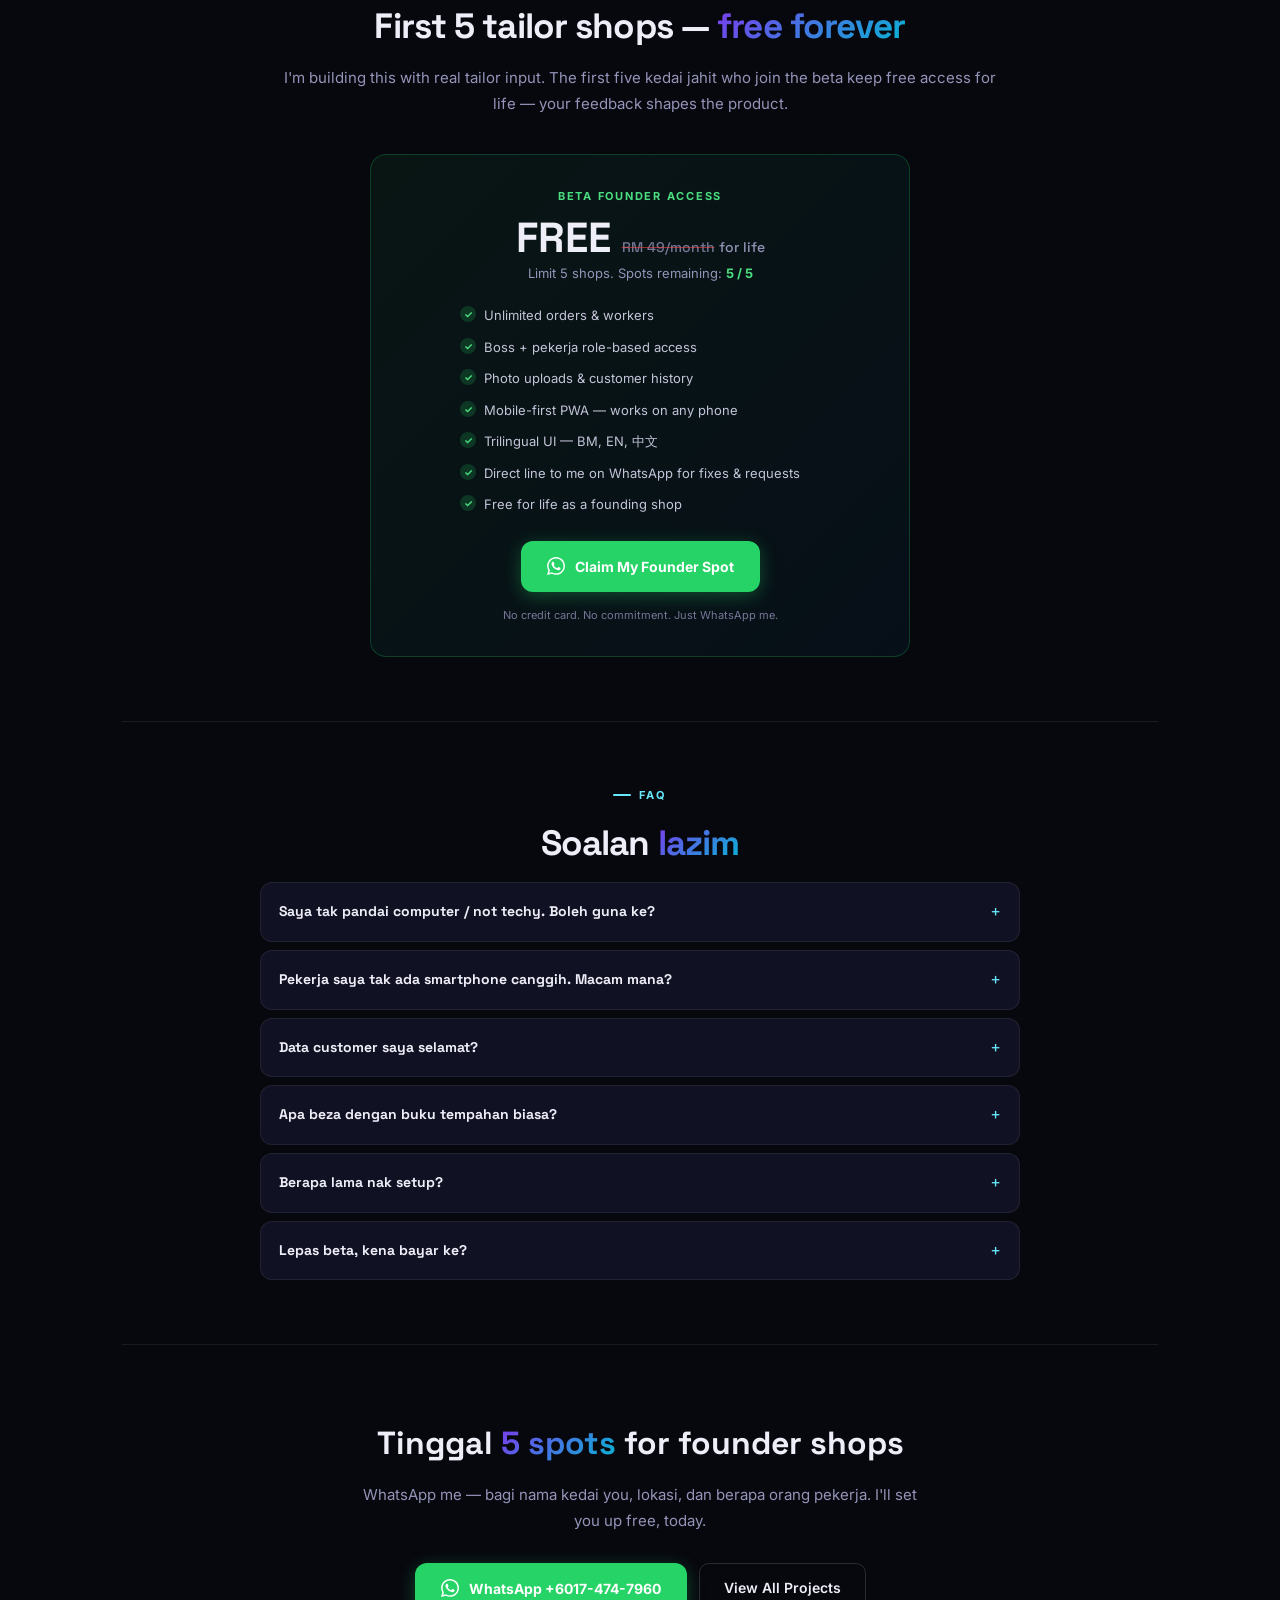
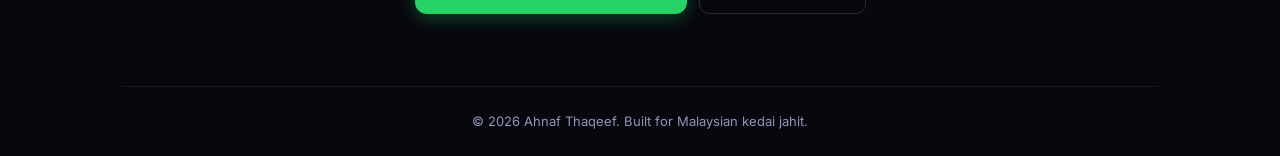
<file: jahit.html>
<!DOCTYPE html>
<html lang="en">
<head>
  <meta charset="UTF-8" />
  <meta name="viewport" content="width=device-width, initial-scale=1.0" />
  <title>Kedai Jahit Manager — One Screen for Your Tailor Shop</title>
  <meta name="description" content="Stop tracking orders on paper. A simple PWA that handles every kedai jahit order from received to picked-up — boss view, worker view, deadlines, deposits, photos. Beta access free." />
  <meta name="og:title" content="Kedai Jahit Manager — Pengurusan tempahan kedai jahit" />
  <meta name="og:description" content="One screen for orders, deadlines, workers, payments. Free during beta. Built for Malaysian kedai jahit." />
  <meta name="og:url" content="https://aibizmy.com/jahit.html" />
  <link rel="stylesheet" href="css/style.css?v=2" />
  <link rel="stylesheet" href="css/chatbot.css?v=1" />
  <link rel="preconnect" href="https://fonts.googleapis.com" />
  <link href="https://fonts.googleapis.com/css2?family=Inter:wght@300;400;500;600;700;900&family=Space+Grotesk:wght@400;500;700&display=swap" rel="stylesheet" />
  <link rel="stylesheet" href="css/jahit.css?v=1" />
</head>
<body>

  <nav id="navbar">
    <a href="/" class="nav-logo" style="text-decoration:none;">AT</a>
    <ul class="nav-links">
      <li><a href="/#about">About</a></li>
      <li><a href="/#projects">Projects</a></li>
      <li><a href="/#blog">Content</a></li>
      <li><a href="/#contact">Contact</a></li>
    </ul>
    <a href="https://wa.me/60174747960?text=Hi%20Ahnaf%2C%20saya%20nak%20cuba%20Kedai%20Jahit%20Manager" target="_blank" rel="noopener" class="nav-cta" style="text-decoration:none;background:#25d366;">WhatsApp Beta Access</a>
  </nav>

  <div class="cb-wrap">

    <!-- HERO -->
    <div class="cb-hero">
      <a href="/" class="cb-back">&#8592; Back to Portfolio</a>
      <span class="jahit-beta">Beta · 5 Tailor Shops Wanted</span>
      <h1>Stop tracking orders<br/><span class="cb-gradient">on paper &amp; WhatsApp screenshots</span></h1>
      <p>One screen for your kedai jahit. Every order — from <em>terima tempahan</em> to <em>siap diambil</em> — in one place. Boss sees everything. Pekerja sees only their work. Free during beta for the first five shops.</p>
      <div class="cb-pills">
        <span class="cb-pill">Pengurusan Tempahan</span>
        <span class="cb-pill">Boss + Pekerja Roles</span>
        <span class="cb-pill">Mobile-first PWA</span>
        <span class="cb-pill">BM · EN · 中文</span>
        <span class="cb-pill">No PC Needed</span>
      </div>
      <div class="cb-btns">
        <a href="https://wa.me/60174747960?text=Hi%20Ahnaf%2C%20saya%20ada%20kedai%20jahit%20dan%20nak%20cuba%20Kedai%20Jahit%20Manager%20beta" target="_blank" rel="noopener" class="jahit-wa-btn">
          <svg class="jahit-wa-icon" viewBox="0 0 24 24"><path d="M.057 24l1.687-6.163c-1.041-1.804-1.588-3.849-1.587-5.946.003-6.556 5.338-11.891 11.893-11.891 3.181.001 6.167 1.24 8.413 3.488 2.245 2.248 3.481 5.236 3.48 8.414-.003 6.557-5.338 11.892-11.893 11.892-1.99-.001-3.951-.5-5.688-1.448L.057 24zm6.597-3.807c1.676.995 3.276 1.591 5.392 1.592 5.448 0 9.886-4.434 9.889-9.885.002-5.462-4.415-9.89-9.881-9.892-5.452 0-9.887 4.434-9.889 9.884-.001 2.225.651 3.891 1.746 5.634l-.999 3.648 3.742-.981zm11.387-5.464c-.074-.124-.272-.198-.57-.347-.297-.149-1.758-.868-2.031-.967-.272-.099-.47-.149-.669.149-.198.297-.768.967-.941 1.165-.173.198-.347.223-.644.074-.297-.149-1.255-.462-2.39-1.475-.883-.788-1.48-1.761-1.653-2.059-.173-.297-.018-.458.13-.606.134-.133.297-.347.446-.521.151-.172.2-.296.3-.495.099-.198.05-.372-.025-.521-.075-.148-.669-1.611-.916-2.206-.242-.579-.487-.501-.669-.51l-.57-.01c-.198 0-.52.074-.792.372s-1.04 1.016-1.04 2.479 1.065 2.876 1.213 3.074c.149.198 2.095 3.2 5.076 4.487.709.306 1.263.489 1.694.626.712.226 1.36.194 1.872.118.571-.085 1.758-.719 2.006-1.413.248-.695.248-1.29.173-1.414z"/></svg>
          WhatsApp Saya untuk Beta
        </a>
        <a href="#how" class="cb-btn-g">See How It Works</a>
      </div>
    </div>

    <!-- PAIN POINTS -->
    <div class="cb-section">
      <div class="cb-label">The reality</div>
      <h2 class="cb-h2">If you run a <span class="cb-gradient">kedai jahit</span>, you know this</h2>
      <p class="cb-desc">Tailor shops have hundreds of orders a month. Most of it lives on paper, in WhatsApp, or in your kepala. Until something falls through the cracks.</p>
      <div class="jahit-pains">
        <div class="jahit-pain">
          <div class="jahit-pain-icon">!</div>
          <p class="jahit-pain-text"><strong>"Mana buku tempahan?"</strong> Customer datang ambil baju, you flip 6 pages of the buku to find their order.</p>
        </div>
        <div class="jahit-pain">
          <div class="jahit-pain-icon">!</div>
          <p class="jahit-pain-text"><strong>WhatsApp chaos.</strong> Customer hantar gambar baju in chat, then tanya status — you scroll 200 messages to find their order.</p>
        </div>
        <div class="jahit-pain">
          <div class="jahit-pain-icon">!</div>
          <p class="jahit-pain-text"><strong>Pekerja tak tahu apa nak buat.</strong> Each morning you brief 4 workers verbally. Half forget. Some skip an order.</p>
        </div>
        <div class="jahit-pain">
          <div class="jahit-pain-icon">!</div>
          <p class="jahit-pain-text"><strong>Deposit hilang dalam fikiran.</strong> Customer dah bayar deposit ke belum? Belum? Eh tapi siapa cakap dah?</p>
        </div>
        <div class="jahit-pain">
          <div class="jahit-pain-icon">!</div>
          <p class="jahit-pain-text"><strong>Raya peak season meltdown.</strong> 80 orders due in 3 weeks. You stress. The buku tempahan can't help you anymore.</p>
        </div>
        <div class="jahit-pain">
          <div class="jahit-pain-icon">!</div>
          <p class="jahit-pain-text"><strong>Customer call: "Dah siap ke?"</strong> You call the worker, who calls another worker, who finally says "tunggu kejap..."</p>
        </div>
      </div>
    </div>

    <!-- KANBAN PREVIEW -->
    <div class="cb-section">
      <div class="cb-label">Live order board</div>
      <h2 class="cb-h2">Every order, <span class="cb-gradient">one screen</span></h2>
      <p class="cb-desc">A kanban-style board organised by stage — Received, In Progress, Ready, Picked Up. Drag-and-drop to move orders forward. Whole shop sees what's happening, in real time.</p>
      <div class="jahit-kanban">

        <div class="jahit-col" data-stage="received">
          <div class="jahit-col-head">
            <span class="jahit-col-name">Received</span>
            <span class="jahit-col-count">3</span>
          </div>
          <div class="jahit-card-mini">
            <div class="jahit-card-mini-name">Puan Aisha</div>
            <div class="jahit-card-mini-meta">
              <span class="jahit-tag-type">Jahit Baru</span>
              <span class="jahit-due-soon">Due 12 Mei</span>
            </div>
          </div>
          <div class="jahit-card-mini">
            <div class="jahit-card-mini-name">En. Ridwan</div>
            <div class="jahit-card-mini-meta">
              <span class="jahit-tag-type">Ubah Saiz</span>
              <span>Due 15 Mei</span>
            </div>
          </div>
          <div class="jahit-card-mini">
            <div class="jahit-card-mini-name">Puan Mariam</div>
            <div class="jahit-card-mini-meta">
              <span class="jahit-tag-type">Pembaikan</span>
              <span>Due 18 Mei</span>
            </div>
          </div>
        </div>

        <div class="jahit-col" data-stage="in_progress">
          <div class="jahit-col-head">
            <span class="jahit-col-name">In Progress</span>
            <span class="jahit-col-count">2</span>
          </div>
          <div class="jahit-card-mini">
            <div class="jahit-card-mini-name">Cik Hannah</div>
            <div class="jahit-card-mini-meta">
              <span class="jahit-tag-type">Jahit Baru</span>
              <span class="jahit-due-overdue">Lewat 1 hari</span>
            </div>
          </div>
          <div class="jahit-card-mini">
            <div class="jahit-card-mini-name">Puan Zarina</div>
            <div class="jahit-card-mini-meta">
              <span class="jahit-tag-type">Ubah Saiz</span>
              <span>Due 11 Mei</span>
            </div>
          </div>
        </div>

        <div class="jahit-col" data-stage="ready">
          <div class="jahit-col-head">
            <span class="jahit-col-name">Ready</span>
            <span class="jahit-col-count">2</span>
          </div>
          <div class="jahit-card-mini">
            <div class="jahit-card-mini-name">En. Faizal</div>
            <div class="jahit-card-mini-meta">
              <span class="jahit-tag-type">Jahit Baru</span>
              <span style="color:#4ade80;">Siap ✓</span>
            </div>
          </div>
          <div class="jahit-card-mini">
            <div class="jahit-card-mini-name">Puan Siti</div>
            <div class="jahit-card-mini-meta">
              <span class="jahit-tag-type">Pembaikan</span>
              <span style="color:#4ade80;">Siap ✓</span>
            </div>
          </div>
        </div>

        <div class="jahit-col" data-stage="picked_up">
          <div class="jahit-col-head">
            <span class="jahit-col-name">Picked Up</span>
            <span class="jahit-col-count">12</span>
          </div>
          <div class="jahit-card-mini">
            <div class="jahit-card-mini-name">Puan Nurul</div>
            <div class="jahit-card-mini-meta">
              <span class="jahit-tag-type">Ubah Saiz</span>
              <span>9 Mei</span>
            </div>
          </div>
          <div class="jahit-card-mini" style="opacity:0.6;">
            <div class="jahit-card-mini-name">+ 11 lagi</div>
            <div class="jahit-card-mini-meta"><span style="color:#777796;">Bulan ini</span></div>
          </div>
        </div>

      </div>
    </div>

    <!-- TWO ROLES -->
    <div class="cb-section">
      <div class="cb-label">Boss + Pekerja</div>
      <h2 class="cb-h2">Two views, <span class="cb-gradient">one truth</span></h2>
      <p class="cb-desc">Admin (boss) sees everything. Workers (pekerja) only see what they're assigned to. No more "saya tak tahu" excuses.</p>
      <div class="jahit-roles">

        <div class="jahit-role boss">
          <span class="jahit-role-tag">Admin · Boss</span>
          <h3>You see everything</h3>
          <ul class="jahit-role-list">
            <li>Every order, every stage, every deadline</li>
            <li>Assign orders to specific tailors</li>
            <li>See workload per worker — who's busy, who's free</li>
            <li>Track deposits paid vs outstanding</li>
            <li>Add new orders with customer photo + measurements</li>
            <li>Performance stats: orders completed, on-time rate, top customers</li>
          </ul>
        </div>

        <div class="jahit-role worker">
          <span class="jahit-role-tag">Pekerja · Worker</span>
          <h3>They see only their work</h3>
          <ul class="jahit-role-list">
            <li>Only orders assigned to them — no clutter</li>
            <li>Update status: Received → In Progress → Ready</li>
            <li>See deadline + customer phone for follow-ups</li>
            <li>Tap to view order photo + description</li>
            <li>Cannot see other workers' orders or the boss view</li>
            <li>Mobile-first — works on any phone, no app install</li>
          </ul>
        </div>

      </div>
    </div>

    <!-- HOW IT WORKS -->
    <div class="cb-section" id="how">
      <div class="cb-label">How it works</div>
      <h2 class="cb-h2">From paper to <span class="cb-gradient">phone in 15 minutes</span></h2>
      <p class="cb-desc">No installation, no training course, no IT person needed. Open in any phone browser, log in, start adding orders.</p>
      <div class="cb-pipe">
        <div class="cb-step">
          <div class="cb-num">1</div>
          <div class="cb-step-text">
            <h4>Login on Phone</h4>
            <p>Open jahit.aibizmy.com on your phone, log in with email or Google. Add to home screen — looks and feels like a real app.</p>
          </div>
        </div>
        <div class="cb-step">
          <div class="cb-num">2</div>
          <div class="cb-step-text">
            <h4>Add Your Workers</h4>
            <p>Invite your tailors with their email. Each gets their own login. You stay admin, they're workers — different views, different access.</p>
          </div>
        </div>
        <div class="cb-step">
          <div class="cb-num">3</div>
          <div class="cb-step-text">
            <h4>Tambah Tempahan</h4>
            <p>New customer? Snap a photo of the baju, fill name + phone + due date + price + work type. Assign to a worker. Done in 30 seconds.</p>
          </div>
        </div>
        <div class="cb-step">
          <div class="cb-num">4</div>
          <div class="cb-step-text">
            <h4>Track to Pickup</h4>
            <p>Worker updates status as they progress. Customer asks "siap ke?" — you tap and check, no calling around. Order picked up? Mark complete.</p>
          </div>
        </div>
      </div>
    </div>

    <!-- ACCESS / PRICING -->
    <div class="cb-section">
      <div class="cb-label">Beta access</div>
      <h2 class="cb-h2">First 5 tailor shops — <span class="cb-gradient">free forever</span></h2>
      <p class="cb-desc">I'm building this with real tailor input. The first five kedai jahit who join the beta keep free access for life — your feedback shapes the product.</p>
      <div class="jahit-access">
        <p style="font-size:11px;font-weight:700;letter-spacing:0.16em;text-transform:uppercase;color:#4ade80;margin:0;">Beta Founder Access</p>
        <div class="jahit-access-price">
          FREE
          <small><span class="jahit-access-strike">RM 49/month</span> for life</small>
        </div>
        <p style="font-size:13px;color:#9494b8;margin:0;">Limit 5 shops. Spots remaining: <strong style="color:#4ade80;">5 / 5</strong></p>
        <ul class="jahit-access-list">
          <li>Unlimited orders &amp; workers</li>
          <li>Boss + pekerja role-based access</li>
          <li>Photo uploads &amp; customer history</li>
          <li>Mobile-first PWA — works on any phone</li>
          <li>Trilingual UI — BM, EN, 中文</li>
          <li>Direct line to me on WhatsApp for fixes &amp; requests</li>
          <li>Free for life as a founding shop</li>
        </ul>
        <a href="https://wa.me/60174747960?text=Hi%20Ahnaf%2C%20saya%20ada%20kedai%20jahit%20dan%20nak%20claim%20Beta%20Founder%20Access" target="_blank" rel="noopener" class="jahit-wa-btn">
          <svg class="jahit-wa-icon" viewBox="0 0 24 24"><path d="M.057 24l1.687-6.163c-1.041-1.804-1.588-3.849-1.587-5.946.003-6.556 5.338-11.891 11.893-11.891 3.181.001 6.167 1.24 8.413 3.488 2.245 2.248 3.481 5.236 3.48 8.414-.003 6.557-5.338 11.892-11.893 11.892-1.99-.001-3.951-.5-5.688-1.448L.057 24zm6.597-3.807c1.676.995 3.276 1.591 5.392 1.592 5.448 0 9.886-4.434 9.889-9.885.002-5.462-4.415-9.89-9.881-9.892-5.452 0-9.887 4.434-9.889 9.884-.001 2.225.651 3.891 1.746 5.634l-.999 3.648 3.742-.981zm11.387-5.464c-.074-.124-.272-.198-.57-.347-.297-.149-1.758-.868-2.031-.967-.272-.099-.47-.149-.669.149-.198.297-.768.967-.941 1.165-.173.198-.347.223-.644.074-.297-.149-1.255-.462-2.39-1.475-.883-.788-1.48-1.761-1.653-2.059-.173-.297-.018-.458.13-.606.134-.133.297-.347.446-.521.151-.172.2-.296.3-.495.099-.198.05-.372-.025-.521-.075-.148-.669-1.611-.916-2.206-.242-.579-.487-.501-.669-.51l-.57-.01c-.198 0-.52.074-.792.372s-1.04 1.016-1.04 2.479 1.065 2.876 1.213 3.074c.149.198 2.095 3.2 5.076 4.487.709.306 1.263.489 1.694.626.712.226 1.36.194 1.872.118.571-.085 1.758-.719 2.006-1.413.248-.695.248-1.29.173-1.414z"/></svg>
          Claim My Founder Spot
        </a>
        <p style="font-size:11px;color:#777796;margin:14px 0 0;">No credit card. No commitment. Just WhatsApp me.</p>
      </div>
    </div>

    <!-- FAQ -->
    <div class="cb-section">
      <div class="cb-label">FAQ</div>
      <h2 class="cb-h2">Soalan <span class="cb-gradient">lazim</span></h2>
      <div class="jahit-faq">
        <details>
          <summary>Saya tak pandai computer / not techy. Boleh guna ke?</summary>
          <p>Ya boleh. Kalau you boleh guna WhatsApp, you boleh guna ini. No installation. Open dalam phone browser, login, terus boleh add tempahan. I'll walk you through setup on a 15-minute video call.</p>
        </details>
        <details>
          <summary>Pekerja saya tak ada smartphone canggih. Macam mana?</summary>
          <p>Works on any phone with a browser — including older Android phones. The app is light. No 4GB RAM needed.</p>
        </details>
        <details>
          <summary>Data customer saya selamat?</summary>
          <p>Data stored on Supabase (the same backend used by thousands of apps worldwide), encrypted in transit and at rest. Each shop has separate data — your customers, your data, no one else can see it.</p>
        </details>
        <details>
          <summary>Apa beza dengan buku tempahan biasa?</summary>
          <p>Buku tempahan: handwritten, customer call you to ask status. Kedai Jahit Manager: customer phone open, you tap and answer in 5 seconds. Plus your workers know what to do without you briefing them every morning.</p>
        </details>
        <details>
          <summary>Berapa lama nak setup?</summary>
          <p>Saya bantu setup directly — typically 15–30 minutes for a small shop, including adding your first 10 active orders. Beta shops get a free 1-on-1 onboarding session with me.</p>
        </details>
        <details>
          <summary>Lepas beta, kena bayar ke?</summary>
          <p>First 5 founder shops — free forever. After beta, planned pricing is RM 49/month per shop with unlimited workers. But the first 5 keep free access for life as a thank-you for testing it with real-world feedback.</p>
        </details>
      </div>
    </div>

    <!-- FINAL CTA -->
    <div class="cb-cta">
      <h2>Tinggal <span class="cb-gradient">5 spots</span> for founder shops</h2>
      <p>WhatsApp me — bagi nama kedai you, lokasi, dan berapa orang pekerja. I'll set you up free, today.</p>
      <div class="cb-cta-btns">
        <a href="https://wa.me/60174747960?text=Hi%20Ahnaf%2C%20saya%20ada%20kedai%20jahit%20dan%20nak%20claim%20Beta%20Founder%20Access" target="_blank" rel="noopener" class="jahit-wa-btn">
          <svg class="jahit-wa-icon" viewBox="0 0 24 24"><path d="M.057 24l1.687-6.163c-1.041-1.804-1.588-3.849-1.587-5.946.003-6.556 5.338-11.891 11.893-11.891 3.181.001 6.167 1.24 8.413 3.488 2.245 2.248 3.481 5.236 3.48 8.414-.003 6.557-5.338 11.892-11.893 11.892-1.99-.001-3.951-.5-5.688-1.448L.057 24zm6.597-3.807c1.676.995 3.276 1.591 5.392 1.592 5.448 0 9.886-4.434 9.889-9.885.002-5.462-4.415-9.89-9.881-9.892-5.452 0-9.887 4.434-9.889 9.884-.001 2.225.651 3.891 1.746 5.634l-.999 3.648 3.742-.981zm11.387-5.464c-.074-.124-.272-.198-.57-.347-.297-.149-1.758-.868-2.031-.967-.272-.099-.47-.149-.669.149-.198.297-.768.967-.941 1.165-.173.198-.347.223-.644.074-.297-.149-1.255-.462-2.39-1.475-.883-.788-1.48-1.761-1.653-2.059-.173-.297-.018-.458.13-.606.134-.133.297-.347.446-.521.151-.172.2-.296.3-.495.099-.198.05-.372-.025-.521-.075-.148-.669-1.611-.916-2.206-.242-.579-.487-.501-.669-.51l-.57-.01c-.198 0-.52.074-.792.372s-1.04 1.016-1.04 2.479 1.065 2.876 1.213 3.074c.149.198 2.095 3.2 5.076 4.487.709.306 1.263.489 1.694.626.712.226 1.36.194 1.872.118.571-.085 1.758-.719 2.006-1.413.248-.695.248-1.29.173-1.414z"/></svg>
          WhatsApp +6017-474-7960
        </a>
        <a href="/" class="cb-btn-g">View All Projects</a>
      </div>
    </div>

    <div class="cb-footer">&copy; 2026 Ahnaf Thaqeef. Built for Malaysian kedai jahit.</div>

  </div>

  <script>
    const navbar = document.getElementById('navbar');
    window.addEventListener('scroll', () => {
      navbar.classList.toggle('scrolled', window.scrollY > 50);
    });
  </script>

</body>
</html>
</file>
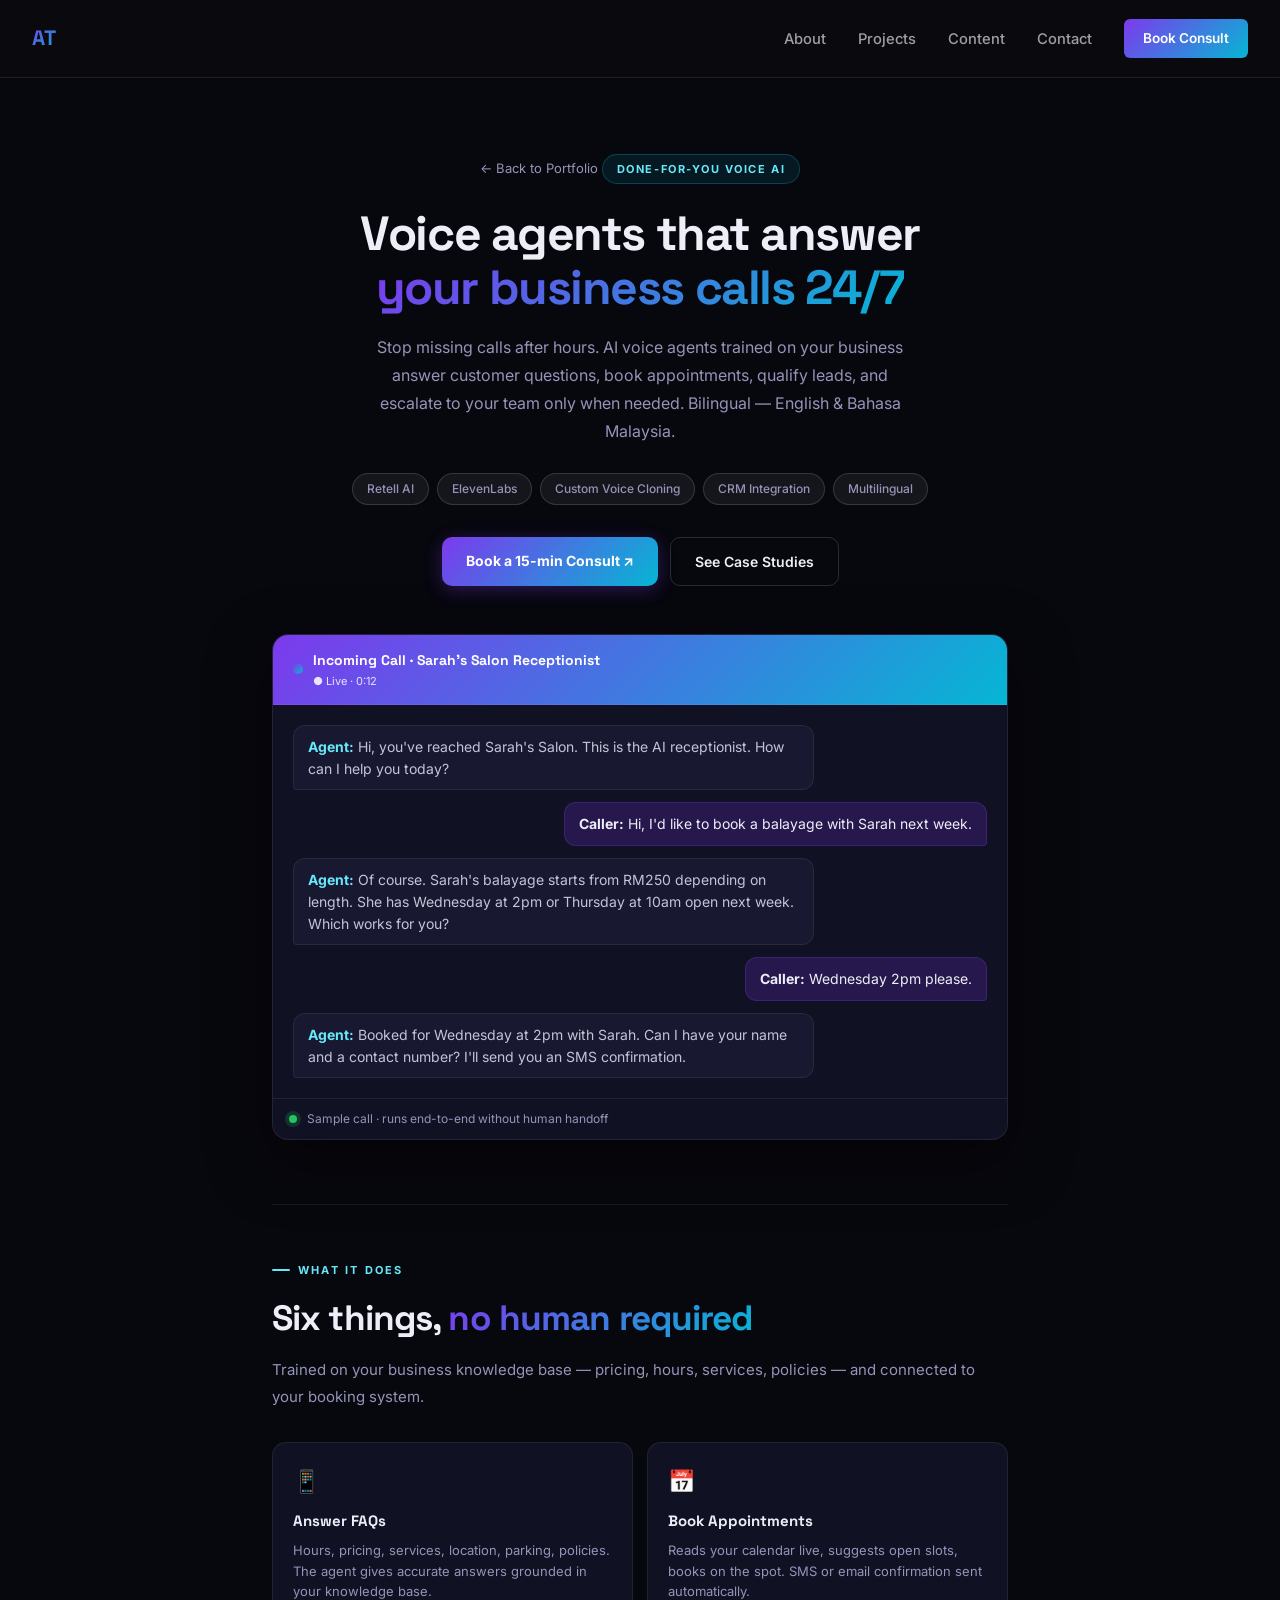
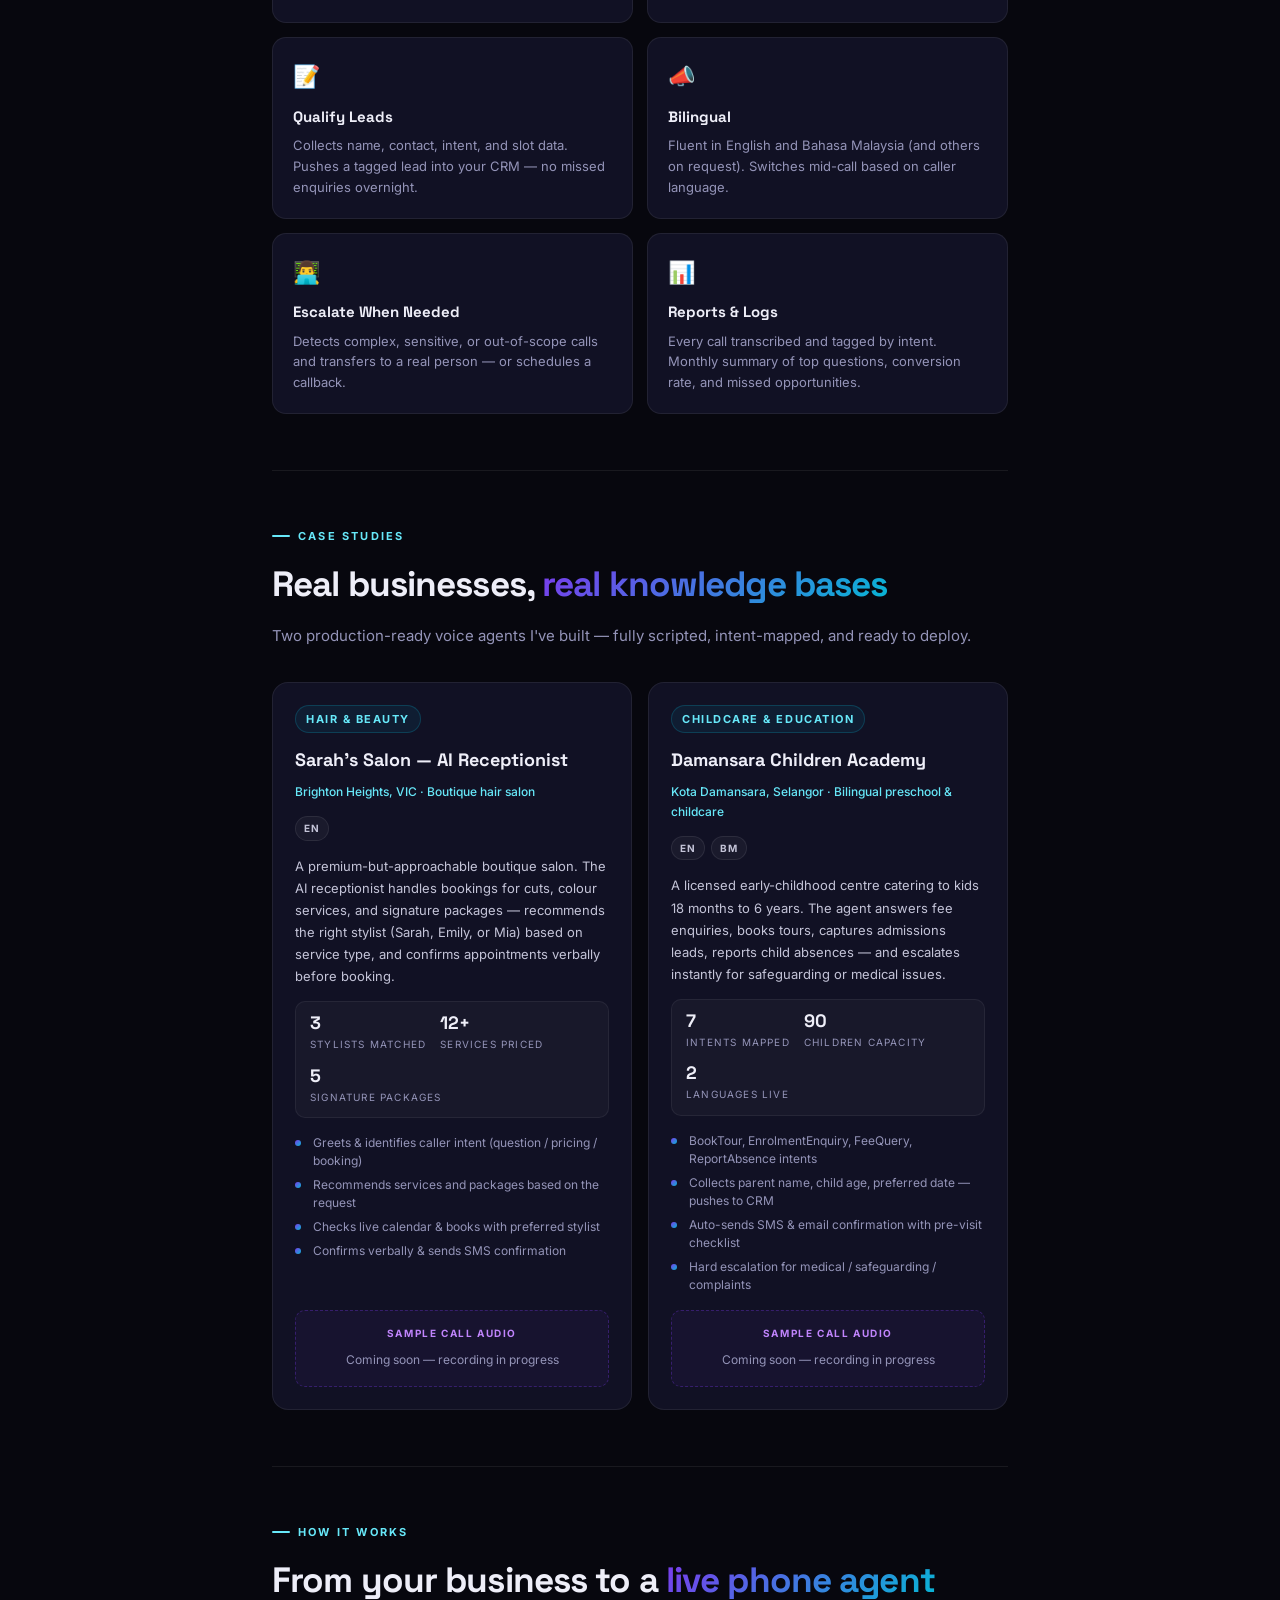
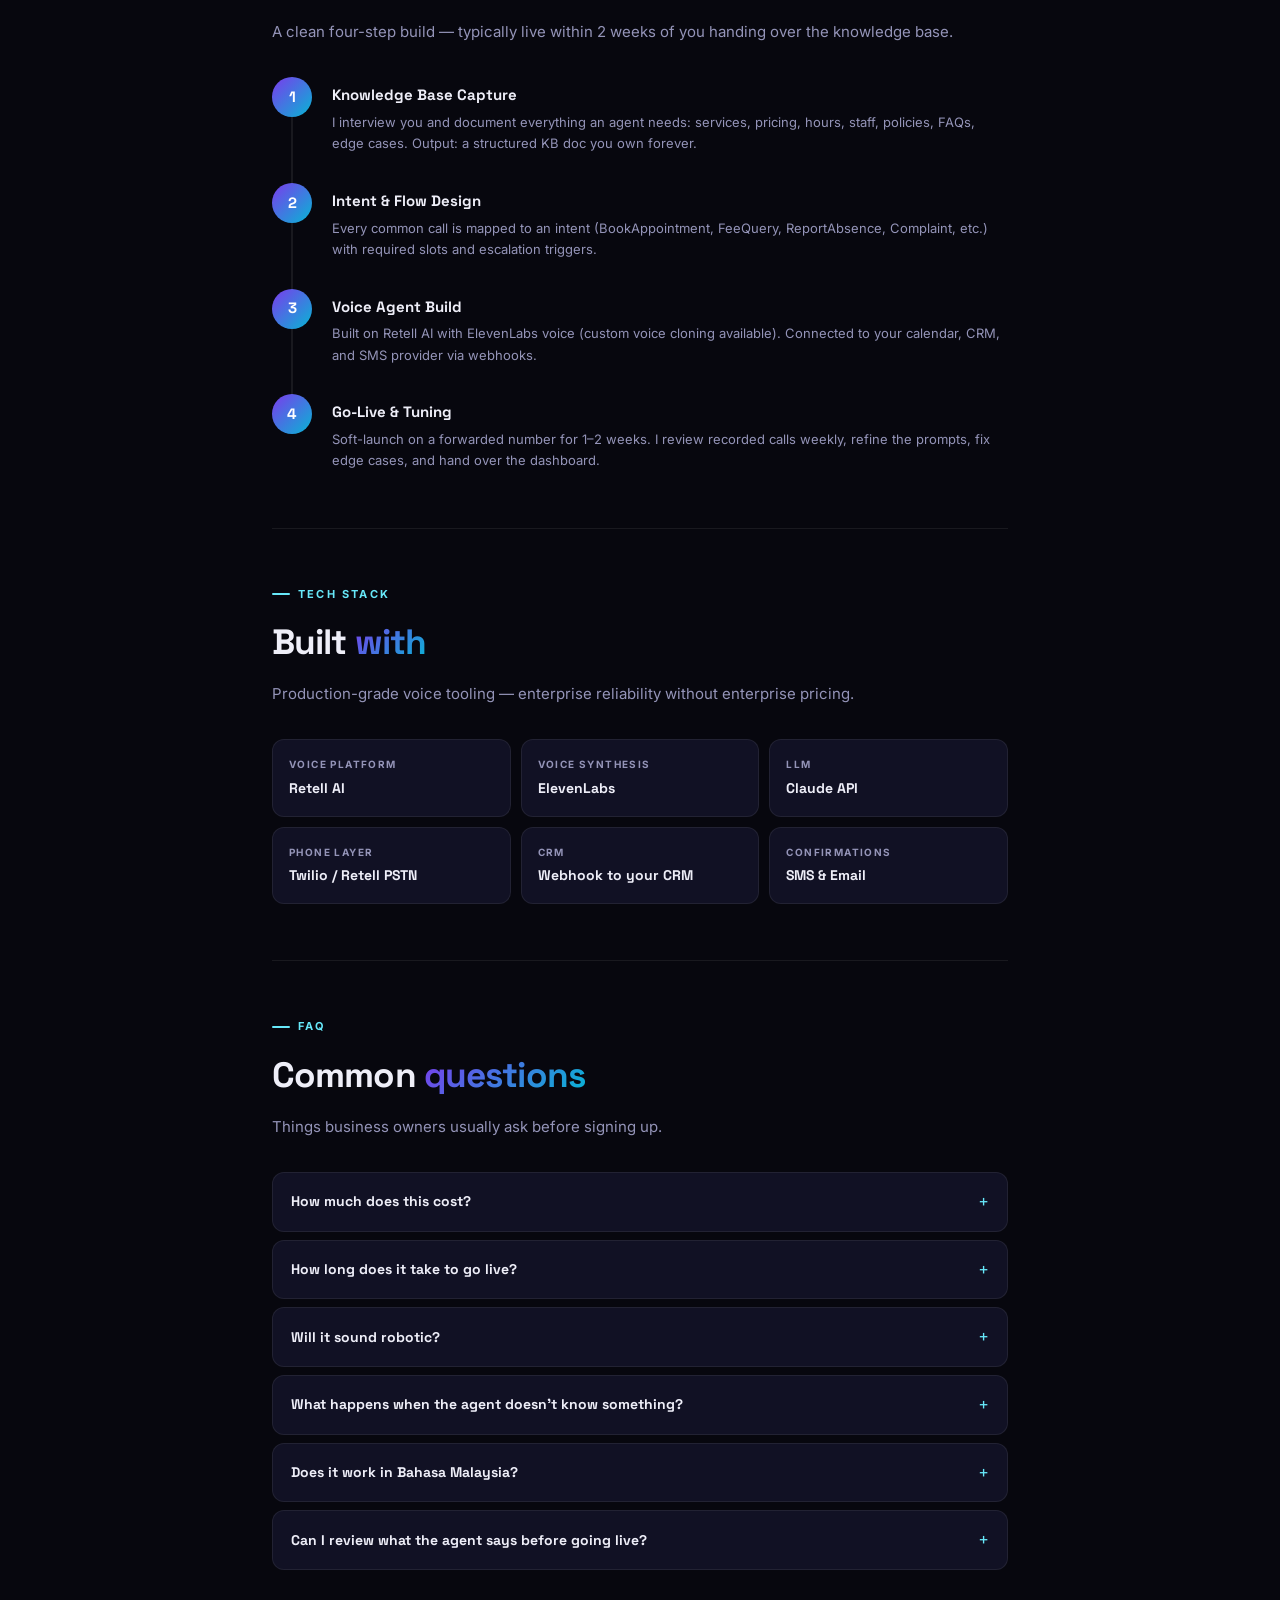
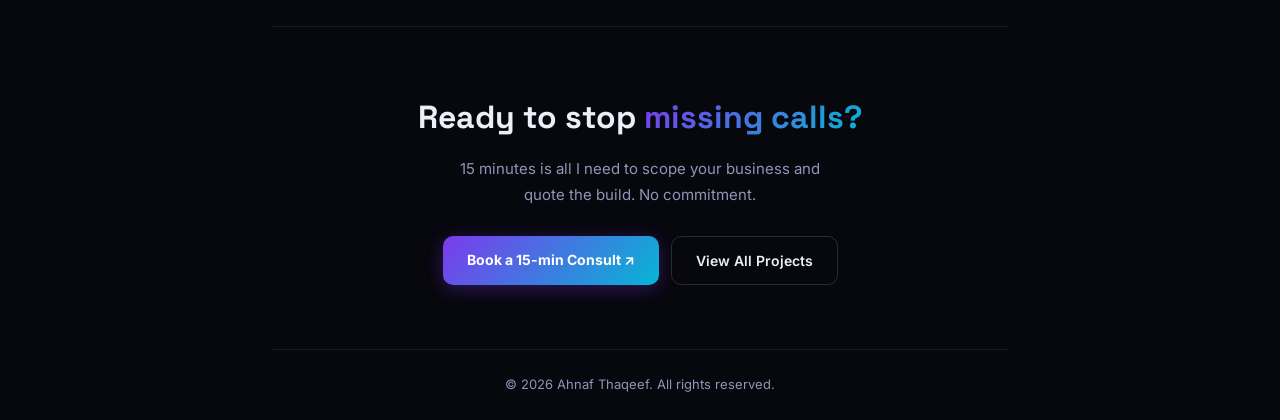
<file: voice.html>
<!DOCTYPE html>
<html lang="en">
<head>
  <meta charset="UTF-8" />
  <meta name="viewport" content="width=device-width, initial-scale=1.0" />
  <title>Voice Agents for Business — Ahnaf Thaqeef</title>
  <meta name="description" content="AI voice agents that answer your phones, book appointments, and qualify leads — 24/7. Built on Retell AI and ElevenLabs. Bilingual (English & Bahasa Malaysia)." />
  <meta name="og:title" content="Voice Agents for Business — Ahnaf Thaqeef" />
  <meta name="og:description" content="AI voice agents that answer your phones 24/7. Bilingual. Live case studies for hair salons and childcare centres." />
  <meta name="og:url" content="https://aibizmy.com/voice.html" />
  <link rel="stylesheet" href="css/style.css?v=2" />
  <link rel="stylesheet" href="css/chatbot.css?v=1" />
  <link rel="preconnect" href="https://fonts.googleapis.com" />
  <link href="https://fonts.googleapis.com/css2?family=Inter:wght@300;400;500;600;700;900&family=Space+Grotesk:wght@400;500;700&display=swap" rel="stylesheet" />
  <style>
    /* Voice-page additions on top of cb-* classes */
    .voice-cases {
      display: grid;
      grid-template-columns: 1fr 1fr;
      gap: 16px;
    }
    @media (max-width: 720px) { .voice-cases { grid-template-columns: 1fr; } }

    .voice-case {
      background: #111124;
      border: 1px solid rgba(255,255,255,0.07);
      border-radius: 16px;
      padding: 22px;
      transition: border-color 0.2s;
      display: flex;
      flex-direction: column;
    }
    .voice-case:hover { border-color: rgba(124,58,237,0.35); }

    .voice-case-tag {
      display: inline-flex;
      align-items: center;
      gap: 6px;
      font-size: 11px;
      font-weight: 700;
      letter-spacing: 0.14em;
      text-transform: uppercase;
      color: #67e8f9;
      margin-bottom: 12px;
      align-self: flex-start;
      padding: 4px 10px;
      background: rgba(6,182,212,0.08);
      border: 1px solid rgba(6,182,212,0.22);
      border-radius: 999px;
    }

    .voice-case h3 {
      font-family: 'Space Grotesk', sans-serif;
      font-size: 18px;
      font-weight: 700;
      color: #eeeef8;
      margin: 0 0 8px;
    }
    .voice-case-sub {
      font-size: 12px;
      color: #67e8f9;
      margin: 0 0 14px;
      font-weight: 500;
    }
    .voice-case-body {
      font-size: 13px;
      color: #c4c4d8;
      line-height: 1.7;
      margin: 0 0 14px;
    }
    .voice-case-stats {
      display: flex;
      gap: 14px;
      flex-wrap: wrap;
      margin: 0 0 16px;
      padding: 12px 14px;
      background: rgba(255,255,255,0.03);
      border: 1px solid rgba(255,255,255,0.06);
      border-radius: 10px;
    }
    .voice-case-stat .n {
      font-family: 'Space Grotesk', sans-serif;
      font-size: 18px;
      font-weight: 700;
      color: #eeeef8;
      display: block;
      line-height: 1;
    }
    .voice-case-stat .l {
      font-size: 10px;
      letter-spacing: 0.12em;
      text-transform: uppercase;
      color: #9494b8;
      margin-top: 4px;
      display: block;
    }

    .voice-case-flow {
      list-style: none;
      padding: 0;
      margin: 0 0 16px;
      display: flex;
      flex-direction: column;
      gap: 6px;
    }
    .voice-case-flow li {
      font-size: 12px;
      color: #9494b8;
      padding-left: 18px;
      position: relative;
      line-height: 1.5;
    }
    .voice-case-flow li::before {
      content: '';
      position: absolute;
      left: 0;
      top: 6px;
      width: 6px;
      height: 6px;
      border-radius: 50%;
      background: linear-gradient(135deg, #7c3aed, #06b6d4);
    }

    .voice-audio-slot {
      margin-top: auto;
      padding: 14px;
      background: rgba(124,58,237,0.06);
      border: 1px dashed rgba(124,58,237,0.32);
      border-radius: 10px;
      text-align: center;
    }
    .voice-audio-slot .l {
      font-size: 10px;
      letter-spacing: 0.16em;
      text-transform: uppercase;
      color: #c084fc;
      font-weight: 700;
      margin-bottom: 4px;
      display: block;
    }
    .voice-audio-slot .d {
      font-size: 12px;
      color: #9494b8;
    }
    .voice-audio-slot.has-audio {
      background: rgba(34,197,94,0.06);
      border: 1px solid rgba(34,197,94,0.28);
      border-style: solid;
    }
    .voice-audio-slot.has-audio .l { color: #22c55e; }
    .voice-audio-slot audio { width: 100%; margin-top: 6px; }

    .voice-langs {
      display: flex;
      gap: 6px;
      flex-wrap: wrap;
      margin-bottom: 14px;
    }
    .voice-lang-pill {
      font-size: 10px;
      font-weight: 700;
      letter-spacing: 0.1em;
      color: #c4c4d8;
      background: rgba(255,255,255,0.04);
      border: 1px solid rgba(255,255,255,0.08);
      padding: 3px 8px;
      border-radius: 999px;
    }

    /* Call transcript bubble (variant of cb-chat) */
    .voice-call-bar { background: linear-gradient(135deg, #7c3aed, #06b6d4); }
    .voice-call-bar .cb-chat-bar-name { color: #fff; }
    .voice-call-bar .cb-chat-bar-sub { color: rgba(255,255,255,0.85); }

    .voice-fab-row {
      display: flex;
      align-items: center;
      gap: 10px;
      padding: 10px 16px;
      border-top: 1px solid rgba(255,255,255,0.07);
      font-size: 12px;
      color: #9494b8;
    }
    .voice-fab-row .live-dot {
      width: 8px;
      height: 8px;
      border-radius: 50%;
      background: #22c55e;
      box-shadow: 0 0 0 4px rgba(34,197,94,0.18);
    }

    /* Faq */
    .voice-faq {
      display: flex;
      flex-direction: column;
      gap: 8px;
    }
    .voice-faq details {
      background: #111124;
      border: 1px solid rgba(255,255,255,0.07);
      border-radius: 12px;
      padding: 14px 18px;
    }
    .voice-faq summary {
      font-family: 'Space Grotesk', sans-serif;
      font-weight: 700;
      font-size: 14px;
      color: #eeeef8;
      cursor: pointer;
      list-style: none;
      display: flex;
      justify-content: space-between;
      align-items: center;
    }
    .voice-faq summary::-webkit-details-marker { display: none; }
    .voice-faq summary::after {
      content: '+';
      color: #67e8f9;
      font-weight: 400;
      font-size: 18px;
    }
    .voice-faq details[open] summary::after { content: '–'; }
    .voice-faq details p {
      margin: 10px 0 0;
      font-size: 13px;
      color: #9494b8;
      line-height: 1.7;
    }
  </style>
</head>
<body>

  <nav id="navbar">
    <a href="/" class="nav-logo" style="text-decoration:none;">AT</a>
    <ul class="nav-links">
      <li><a href="/#about">About</a></li>
      <li><a href="/#projects">Projects</a></li>
      <li><a href="/#blog">Content</a></li>
      <li><a href="/#contact">Contact</a></li>
    </ul>
    <a href="/#contact" class="nav-cta" style="text-decoration:none;">Book Consult</a>
  </nav>

  <div class="cb-wrap">

    <!-- HERO -->
    <div class="cb-hero">
      <a href="/" class="cb-back">&#8592; Back to Portfolio</a>
      <div class="cb-badge">Done-For-You Voice AI</div>
      <h1>Voice agents that answer<br/><span class="cb-gradient">your business calls 24/7</span></h1>
      <p>Stop missing calls after hours. AI voice agents trained on your business answer customer questions, book appointments, qualify leads, and escalate to your team only when needed. Bilingual — English &amp; Bahasa Malaysia.</p>
      <div class="cb-pills">
        <span class="cb-pill">Retell AI</span>
        <span class="cb-pill">ElevenLabs</span>
        <span class="cb-pill">Custom Voice Cloning</span>
        <span class="cb-pill">CRM Integration</span>
        <span class="cb-pill">Multilingual</span>
      </div>
      <div class="cb-btns">
        <a href="mailto:hello@aibizmy.com?subject=Voice%20agent%20consult" class="cb-btn-p">Book a 15-min Consult &#8599;</a>
        <a href="#cases" class="cb-btn-g">See Case Studies</a>
      </div>
    </div>

    <!-- MOCK CALL DEMO -->
    <div class="cb-chat">
      <div class="cb-chat-bar voice-call-bar">
        <div class="cb-chat-dot"></div>
        <div>
          <div class="cb-chat-bar-name">Incoming Call · Sarah's Salon Receptionist</div>
          <div class="cb-chat-bar-sub">&#9679; Live · 0:12</div>
        </div>
      </div>
      <div class="cb-chat-msgs">
        <div class="cb-bot-msg"><strong style="color:#67e8f9;">Agent:</strong> Hi, you've reached Sarah's Salon. This is the AI receptionist. How can I help you today?</div>
        <div class="cb-user-msg"><strong>Caller:</strong> Hi, I'd like to book a balayage with Sarah next week.</div>
        <div class="cb-bot-msg"><strong style="color:#67e8f9;">Agent:</strong> Of course. Sarah's balayage starts from RM250 depending on length. She has Wednesday at 2pm or Thursday at 10am open next week. Which works for you?</div>
        <div class="cb-user-msg"><strong>Caller:</strong> Wednesday 2pm please.</div>
        <div class="cb-bot-msg"><strong style="color:#67e8f9;">Agent:</strong> Booked for Wednesday at 2pm with Sarah. Can I have your name and a contact number? I'll send you an SMS confirmation.</div>
      </div>
      <div class="voice-fab-row">
        <span class="live-dot"></span>
        <span>Sample call · runs end-to-end without human handoff</span>
      </div>
    </div>

    <!-- CAPABILITIES -->
    <div class="cb-section">
      <div class="cb-label">What it does</div>
      <h2 class="cb-h2">Six things, <span class="cb-gradient">no human required</span></h2>
      <p class="cb-desc">Trained on your business knowledge base — pricing, hours, services, policies — and connected to your booking system.</p>
      <div class="cb-caps">
        <div class="cb-cap">
          <span class="cb-cap-icon">&#128241;</span>
          <h3>Answer FAQs</h3>
          <p>Hours, pricing, services, location, parking, policies. The agent gives accurate answers grounded in your knowledge base.</p>
        </div>
        <div class="cb-cap">
          <span class="cb-cap-icon">&#128197;</span>
          <h3>Book Appointments</h3>
          <p>Reads your calendar live, suggests open slots, books on the spot. SMS or email confirmation sent automatically.</p>
        </div>
        <div class="cb-cap">
          <span class="cb-cap-icon">&#128221;</span>
          <h3>Qualify Leads</h3>
          <p>Collects name, contact, intent, and slot data. Pushes a tagged lead into your CRM — no missed enquiries overnight.</p>
        </div>
        <div class="cb-cap">
          <span class="cb-cap-icon">&#128227;</span>
          <h3>Bilingual</h3>
          <p>Fluent in English and Bahasa Malaysia (and others on request). Switches mid-call based on caller language.</p>
        </div>
        <div class="cb-cap">
          <span class="cb-cap-icon">&#128104;&#8205;&#128187;</span>
          <h3>Escalate When Needed</h3>
          <p>Detects complex, sensitive, or out-of-scope calls and transfers to a real person — or schedules a callback.</p>
        </div>
        <div class="cb-cap">
          <span class="cb-cap-icon">&#128202;</span>
          <h3>Reports & Logs</h3>
          <p>Every call transcribed and tagged by intent. Monthly summary of top questions, conversion rate, and missed opportunities.</p>
        </div>
      </div>
    </div>

    <!-- CASE STUDIES -->
    <div class="cb-section" id="cases">
      <div class="cb-label">Case studies</div>
      <h2 class="cb-h2">Real businesses, <span class="cb-gradient">real knowledge bases</span></h2>
      <p class="cb-desc">Two production-ready voice agents I've built — fully scripted, intent-mapped, and ready to deploy.</p>

      <div class="voice-cases">

        <!-- Case 1: Sarah's Salon -->
        <div class="voice-case">
          <span class="voice-case-tag">Hair &amp; Beauty</span>
          <h3>Sarah's Salon — AI Receptionist</h3>
          <p class="voice-case-sub">Brighton Heights, VIC · Boutique hair salon</p>
          <div class="voice-langs">
            <span class="voice-lang-pill">EN</span>
          </div>
          <p class="voice-case-body">A premium-but-approachable boutique salon. The AI receptionist handles bookings for cuts, colour services, and signature packages — recommends the right stylist (Sarah, Emily, or Mia) based on service type, and confirms appointments verbally before booking.</p>
          <div class="voice-case-stats">
            <div class="voice-case-stat">
              <span class="n">3</span>
              <span class="l">Stylists matched</span>
            </div>
            <div class="voice-case-stat">
              <span class="n">12+</span>
              <span class="l">Services priced</span>
            </div>
            <div class="voice-case-stat">
              <span class="n">5</span>
              <span class="l">Signature packages</span>
            </div>
          </div>
          <ul class="voice-case-flow">
            <li>Greets &amp; identifies caller intent (question / pricing / booking)</li>
            <li>Recommends services and packages based on the request</li>
            <li>Checks live calendar &amp; books with preferred stylist</li>
            <li>Confirms verbally &amp; sends SMS confirmation</li>
          </ul>
          <div class="voice-audio-slot">
            <span class="l">Sample call audio</span>
            <span class="d">Coming soon — recording in progress</span>
          </div>
        </div>

        <!-- Case 2: Damansara Children Academy -->
        <div class="voice-case">
          <span class="voice-case-tag">Childcare &amp; Education</span>
          <h3>Damansara Children Academy</h3>
          <p class="voice-case-sub">Kota Damansara, Selangor · Bilingual preschool &amp; childcare</p>
          <div class="voice-langs">
            <span class="voice-lang-pill">EN</span>
            <span class="voice-lang-pill">BM</span>
          </div>
          <p class="voice-case-body">A licensed early-childhood centre catering to kids 18 months to 6 years. The agent answers fee enquiries, books tours, captures admissions leads, reports child absences — and escalates instantly for safeguarding or medical issues.</p>
          <div class="voice-case-stats">
            <div class="voice-case-stat">
              <span class="n">7</span>
              <span class="l">Intents mapped</span>
            </div>
            <div class="voice-case-stat">
              <span class="n">90</span>
              <span class="l">Children capacity</span>
            </div>
            <div class="voice-case-stat">
              <span class="n">2</span>
              <span class="l">Languages live</span>
            </div>
          </div>
          <ul class="voice-case-flow">
            <li>BookTour, EnrolmentEnquiry, FeeQuery, ReportAbsence intents</li>
            <li>Collects parent name, child age, preferred date — pushes to CRM</li>
            <li>Auto-sends SMS &amp; email confirmation with pre-visit checklist</li>
            <li>Hard escalation for medical / safeguarding / complaints</li>
          </ul>
          <div class="voice-audio-slot">
            <span class="l">Sample call audio</span>
            <span class="d">Coming soon — recording in progress</span>
          </div>
        </div>

      </div>
    </div>

    <!-- HOW IT WORKS -->
    <div class="cb-section">
      <div class="cb-label">How it works</div>
      <h2 class="cb-h2">From your business to a <span class="cb-gradient">live phone agent</span></h2>
      <p class="cb-desc">A clean four-step build — typically live within 2 weeks of you handing over the knowledge base.</p>
      <div class="cb-pipe">
        <div class="cb-step">
          <div class="cb-num">1</div>
          <div class="cb-step-text">
            <h4>Knowledge Base Capture</h4>
            <p>I interview you and document everything an agent needs: services, pricing, hours, staff, policies, FAQs, edge cases. Output: a structured KB doc you own forever.</p>
          </div>
        </div>
        <div class="cb-step">
          <div class="cb-num">2</div>
          <div class="cb-step-text">
            <h4>Intent &amp; Flow Design</h4>
            <p>Every common call is mapped to an intent (BookAppointment, FeeQuery, ReportAbsence, Complaint, etc.) with required slots and escalation triggers.</p>
          </div>
        </div>
        <div class="cb-step">
          <div class="cb-num">3</div>
          <div class="cb-step-text">
            <h4>Voice Agent Build</h4>
            <p>Built on Retell AI with ElevenLabs voice (custom voice cloning available). Connected to your calendar, CRM, and SMS provider via webhooks.</p>
          </div>
        </div>
        <div class="cb-step">
          <div class="cb-num">4</div>
          <div class="cb-step-text">
            <h4>Go-Live &amp; Tuning</h4>
            <p>Soft-launch on a forwarded number for 1–2 weeks. I review recorded calls weekly, refine the prompts, fix edge cases, and hand over the dashboard.</p>
          </div>
        </div>
      </div>
    </div>

    <!-- TECH STACK -->
    <div class="cb-section">
      <div class="cb-label">Tech stack</div>
      <h2 class="cb-h2">Built <span class="cb-gradient">with</span></h2>
      <p class="cb-desc">Production-grade voice tooling — enterprise reliability without enterprise pricing.</p>
      <div class="cb-stack">
        <div class="cb-stack-card">
          <div class="cb-stack-layer">Voice Platform</div>
          <div class="cb-stack-name">Retell AI</div>
        </div>
        <div class="cb-stack-card">
          <div class="cb-stack-layer">Voice Synthesis</div>
          <div class="cb-stack-name">ElevenLabs</div>
        </div>
        <div class="cb-stack-card">
          <div class="cb-stack-layer">LLM</div>
          <div class="cb-stack-name">Claude API</div>
        </div>
        <div class="cb-stack-card">
          <div class="cb-stack-layer">Phone Layer</div>
          <div class="cb-stack-name">Twilio / Retell PSTN</div>
        </div>
        <div class="cb-stack-card">
          <div class="cb-stack-layer">CRM</div>
          <div class="cb-stack-name">Webhook to your CRM</div>
        </div>
        <div class="cb-stack-card">
          <div class="cb-stack-layer">Confirmations</div>
          <div class="cb-stack-name">SMS &amp; Email</div>
        </div>
      </div>
    </div>

    <!-- FAQ -->
    <div class="cb-section">
      <div class="cb-label">FAQ</div>
      <h2 class="cb-h2">Common <span class="cb-gradient">questions</span></h2>
      <p class="cb-desc">Things business owners usually ask before signing up.</p>
      <div class="voice-faq">
        <details>
          <summary>How much does this cost?</summary>
          <p>Setup is project-based depending on intent count and integration complexity. Monthly running costs start from approximately RM150–400/month (Retell + ElevenLabs + phone number) plus per-minute usage. Quoted exactly after the discovery call.</p>
        </details>
        <details>
          <summary>How long does it take to go live?</summary>
          <p>Typically 2 weeks from the day you hand over the knowledge base. Faster if your business is straightforward and slower if there are complex CRM integrations or multilingual flows.</p>
        </details>
        <details>
          <summary>Will it sound robotic?</summary>
          <p>No. ElevenLabs voices are indistinguishable from real receptionists for most callers. Custom voice cloning is also available — train it on your own staff's voice for a fully branded experience.</p>
        </details>
        <details>
          <summary>What happens when the agent doesn't know something?</summary>
          <p>It says so explicitly and offers options: take a message, transfer to a human, or schedule a callback. It never hallucinates pricing or makes up policy answers.</p>
        </details>
        <details>
          <summary>Does it work in Bahasa Malaysia?</summary>
          <p>Yes — fully bilingual. Demonstrated in the Damansara Children Academy case study, with the agent switching between English and BM mid-call based on caller language.</p>
        </details>
        <details>
          <summary>Can I review what the agent says before going live?</summary>
          <p>Yes. Soft-launch is mandatory — 1–2 weeks on a forwarded number where you and I both review every call. Prompts get refined until you're comfortable, then we cut over the main number.</p>
        </details>
      </div>
    </div>

    <!-- CTA -->
    <div class="cb-cta">
      <h2>Ready to stop <span class="cb-gradient">missing calls?</span></h2>
      <p>15 minutes is all I need to scope your business and quote the build. No commitment.</p>
      <div class="cb-cta-btns">
        <a href="mailto:hello@aibizmy.com?subject=Voice%20agent%20consult&body=Hi%20Ahnaf%2C%0A%0AI'd%20like%20to%20discuss%20a%20voice%20agent%20for%20my%20business.%0A%0ABusiness%3A%20%0AIndustry%3A%20%0ATypical%20call%20volume%3A%20%0AMain%20pain%20point%3A%20%0A%0AThanks." class="cb-btn-p">Book a 15-min Consult &#8599;</a>
        <a href="/" class="cb-btn-g">View All Projects</a>
      </div>
    </div>

    <div class="cb-footer">&copy; 2026 Ahnaf Thaqeef. All rights reserved.</div>

  </div>

  <script>
    const navbar = document.getElementById('navbar');
    window.addEventListener('scroll', () => {
      navbar.classList.toggle('scrolled', window.scrollY > 50);
    });
  </script>

</body>
</html>
</file>
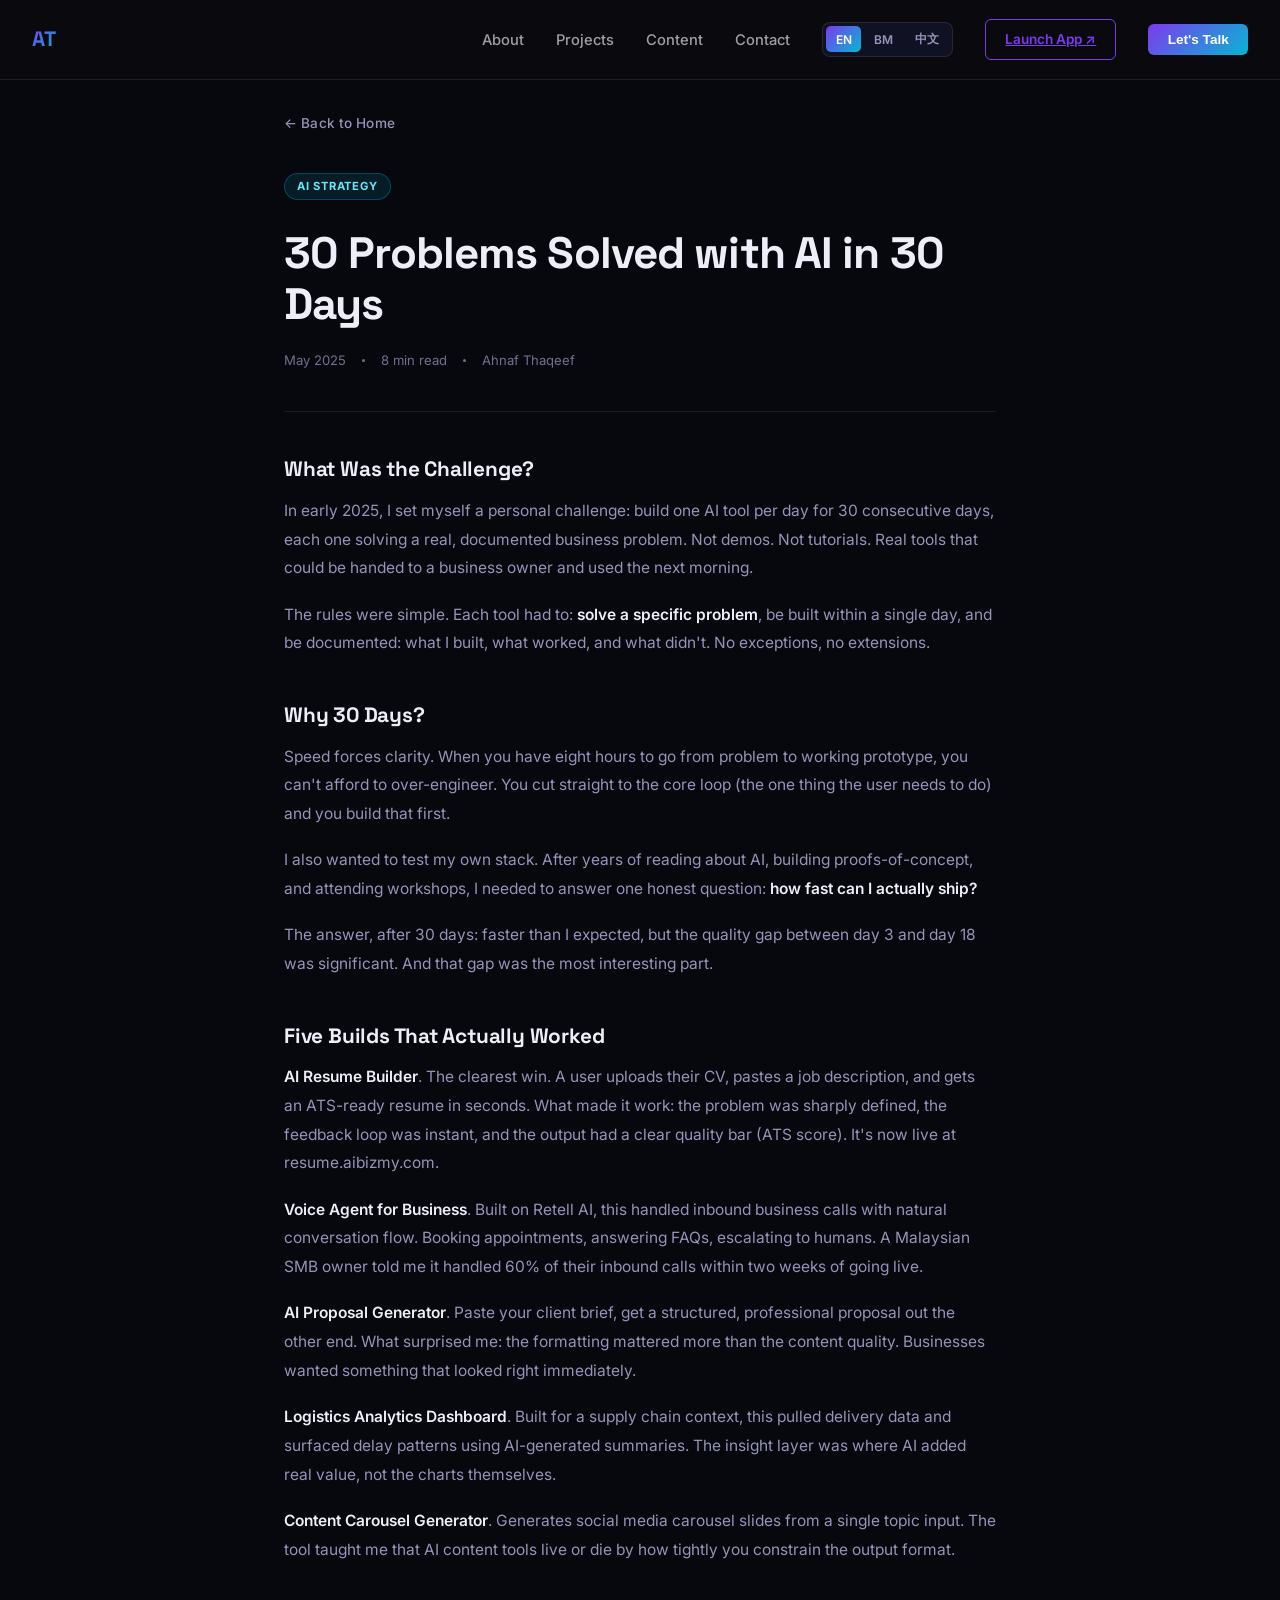
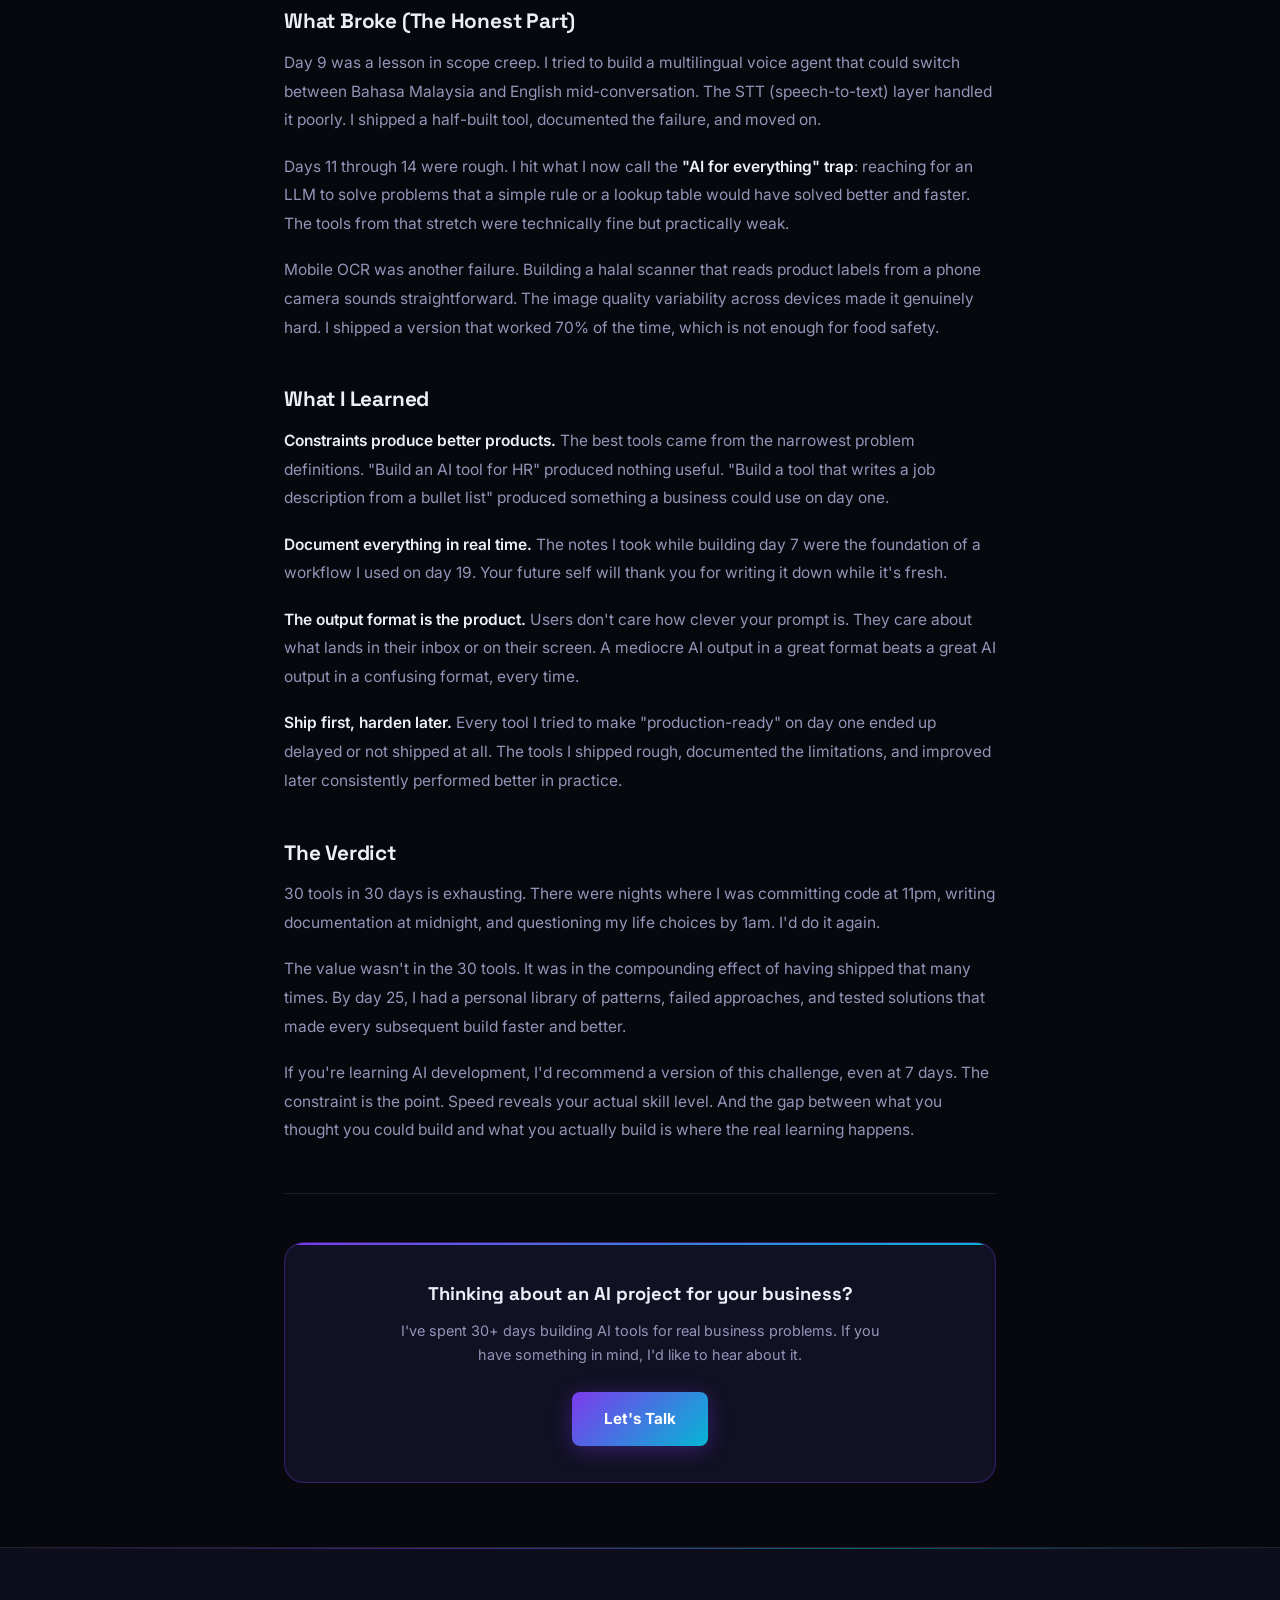
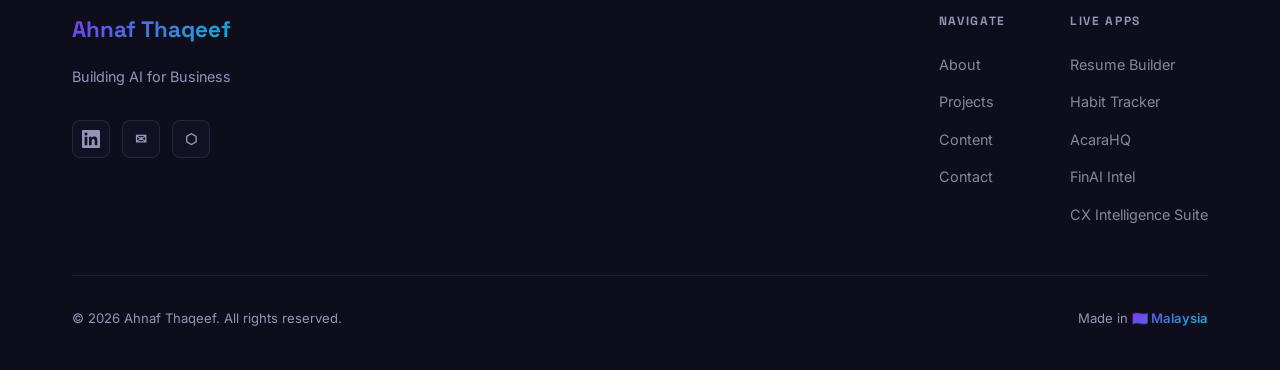
<file: blog/30-problems-solved.html>
<!DOCTYPE html>
<html lang="en">
<head>
  <meta charset="UTF-8" />
  <meta name="viewport" content="width=device-width, initial-scale=1.0" />
  <title>30 Problems Solved with AI in 30 Days, Ahnaf Thaqeef</title>
  <meta name="description" content="A challenge log documenting real business problems tackled with AI tools, one per day, with what worked and what didn't." />
  <meta name="og:title" content="30 Problems Solved with AI in 30 Days, Ahnaf Thaqeef" />
  <meta name="og:url" content="https://aibizmy.com/blog/30-problems-solved.html" />
  <link rel="stylesheet" href="../css/style.css?v=2" />
  <link rel="stylesheet" href="../css/blog.css?v=1" />
  <link rel="preconnect" href="https://fonts.googleapis.com" />
  <link href="https://fonts.googleapis.com/css2?family=Inter:wght@300;400;500;600;700;900&family=Space+Grotesk:wght@400;500;700&display=swap" rel="stylesheet" />
</head>
<body>

  <!-- NAV -->
  <nav id="navbar">
    <a href="/" class="nav-logo">AT</a>
    <ul class="nav-links">
      <li><a href="/#about" data-i18n="nav-about">About</a></li>
      <li><a href="/#projects" data-i18n="nav-projects">Projects</a></li>
      <li><a href="/#blog" data-i18n="nav-content">Content</a></li>
      <li><a href="/#contact" data-i18n="nav-contact">Contact</a></li>
    </ul>
    <div class="lang-switcher">
      <button class="lang-btn active" data-lang="en">EN</button>
      <button class="lang-btn" data-lang="my">BM</button>
      <button class="lang-btn" data-lang="zh">中文</button>
    </div>
    <a href="https://resume.aibizmy.com" target="_blank" rel="noopener" class="nav-app-btn">Launch App ↗</a>
    <button class="nav-cta" onclick="window.location.href='/#contact'" data-i18n="nav-cta">Let's Talk</button>
    <button class="hamburger" id="hamburger" aria-label="Menu">&#9776;</button>
  </nav>

  <!-- MOBILE MENU -->
  <div class="mobile-menu" id="mobileMenu">
    <button class="close-menu" id="closeMenu">&#10005;</button>
    <ul>
      <li><a href="/#about" class="mob-link" data-i18n="nav-about">About</a></li>
      <li><a href="/#projects" class="mob-link" data-i18n="nav-projects">Projects</a></li>
      <li><a href="/#blog" class="mob-link" data-i18n="nav-content">Content</a></li>
      <li><a href="/#contact" class="mob-link" data-i18n="nav-contact">Contact</a></li>
    </ul>
    <div class="lang-switcher-mob">
      <button class="lang-btn" data-lang="en">EN</button>
      <button class="lang-btn" data-lang="my">BM</button>
      <button class="lang-btn" data-lang="zh">中文</button>
    </div>
  </div>

  <!-- ARTICLE -->
  <div class="article-wrap">
    <div class="article-container">

      <a href="/" class="article-back" data-i18n="back-link">← Back to Home</a>

      <div class="article-hero">
        <div class="article-tag" data-i18n="article-tag">AI STRATEGY</div>
        <h1 class="article-title" data-i18n="article-title">30 Problems Solved with AI in 30 Days</h1>
        <div class="article-meta">
          <span data-i18n="meta-date">May 2025</span>
          <span class="article-meta-dot"></span>
          <span data-i18n="meta-read">8 min read</span>
          <span class="article-meta-dot"></span>
          <span>Ahnaf Thaqeef</span>
        </div>
      </div>

      <div class="article-section" data-i18n-html="s1">
        <h2>What Was the Challenge?</h2>
        <p>In early 2025, I set myself a personal challenge: build one AI tool per day for 30 consecutive days, each one solving a real, documented business problem. Not demos. Not tutorials. Real tools that could be handed to a business owner and used the next morning.</p>
        <p>The rules were simple. Each tool had to: <strong>solve a specific problem</strong>, be built within a single day, and be documented: what I built, what worked, and what didn't. No exceptions, no extensions.</p>
      </div>

      <div class="article-section" data-i18n-html="s2">
        <h2>Why 30 Days?</h2>
        <p>Speed forces clarity. When you have eight hours to go from problem to working prototype, you can't afford to over-engineer. You cut straight to the core loop (the one thing the user needs to do) and you build that first.</p>
        <p>I also wanted to test my own stack. After years of reading about AI, building proofs-of-concept, and attending workshops, I needed to answer one honest question: <strong>how fast can I actually ship?</strong></p>
        <p>The answer, after 30 days: faster than I expected, but the quality gap between day 3 and day 18 was significant. And that gap was the most interesting part.</p>
      </div>

      <div class="article-section" data-i18n-html="s3">
        <h2>Five Builds That Actually Worked</h2>
        <p><strong>AI Resume Builder</strong>. The clearest win. A user uploads their CV, pastes a job description, and gets an ATS-ready resume in seconds. What made it work: the problem was sharply defined, the feedback loop was instant, and the output had a clear quality bar (ATS score). It's now live at resume.aibizmy.com.</p>
        <p><strong>Voice Agent for Business</strong>. Built on Retell AI, this handled inbound business calls with natural conversation flow. Booking appointments, answering FAQs, escalating to humans. A Malaysian SMB owner told me it handled 60% of their inbound calls within two weeks of going live.</p>
        <p><strong>AI Proposal Generator</strong>. Paste your client brief, get a structured, professional proposal out the other end. What surprised me: the formatting mattered more than the content quality. Businesses wanted something that looked right immediately.</p>
        <p><strong>Logistics Analytics Dashboard</strong>. Built for a supply chain context, this pulled delivery data and surfaced delay patterns using AI-generated summaries. The insight layer was where AI added real value, not the charts themselves.</p>
        <p><strong>Content Carousel Generator</strong>. Generates social media carousel slides from a single topic input. The tool taught me that AI content tools live or die by how tightly you constrain the output format.</p>
      </div>

      <div class="article-section" data-i18n-html="s4">
        <h2>What Broke (The Honest Part)</h2>
        <p>Day 9 was a lesson in scope creep. I tried to build a multilingual voice agent that could switch between Bahasa Malaysia and English mid-conversation. The STT (speech-to-text) layer handled it poorly. I shipped a half-built tool, documented the failure, and moved on.</p>
        <p>Days 11 through 14 were rough. I hit what I now call the <strong>"AI for everything" trap</strong>: reaching for an LLM to solve problems that a simple rule or a lookup table would have solved better and faster. The tools from that stretch were technically fine but practically weak.</p>
        <p>Mobile OCR was another failure. Building a halal scanner that reads product labels from a phone camera sounds straightforward. The image quality variability across devices made it genuinely hard. I shipped a version that worked 70% of the time, which is not enough for food safety.</p>
      </div>

      <div class="article-section" data-i18n-html="s5">
        <h2>What I Learned</h2>
        <p><strong>Constraints produce better products.</strong> The best tools came from the narrowest problem definitions. "Build an AI tool for HR" produced nothing useful. "Build a tool that writes a job description from a bullet list" produced something a business could use on day one.</p>
        <p><strong>Document everything in real time.</strong> The notes I took while building day 7 were the foundation of a workflow I used on day 19. Your future self will thank you for writing it down while it's fresh.</p>
        <p><strong>The output format is the product.</strong> Users don't care how clever your prompt is. They care about what lands in their inbox or on their screen. A mediocre AI output in a great format beats a great AI output in a confusing format, every time.</p>
        <p><strong>Ship first, harden later.</strong> Every tool I tried to make "production-ready" on day one ended up delayed or not shipped at all. The tools I shipped rough, documented the limitations, and improved later consistently performed better in practice.</p>
      </div>

      <div class="article-section" data-i18n-html="s6">
        <h2>The Verdict</h2>
        <p>30 tools in 30 days is exhausting. There were nights where I was committing code at 11pm, writing documentation at midnight, and questioning my life choices by 1am. I'd do it again.</p>
        <p>The value wasn't in the 30 tools. It was in the compounding effect of having shipped that many times. By day 25, I had a personal library of patterns, failed approaches, and tested solutions that made every subsequent build faster and better.</p>
        <p>If you're learning AI development, I'd recommend a version of this challenge, even at 7 days. The constraint is the point. Speed reveals your actual skill level. And the gap between what you thought you could build and what you actually build is where the real learning happens.</p>
      </div>

      <hr class="article-divider" />

      <div class="article-cta-box">
        <h3 data-i18n="cta-title">Thinking about an AI project for your business?</h3>
        <p data-i18n="cta-body">I've spent 30+ days building AI tools for real business problems. If you have something in mind, I'd like to hear about it.</p>
        <a href="/#contact" class="btn-primary" data-i18n="cta-btn">Let's Talk</a>
      </div>

    </div>
  </div>

  <!-- FOOTER -->
  <footer>
    <div class="container">
      <div class="footer-content">
        <div class="footer-brand">
          <div class="footer-logo">Ahnaf Thaqeef</div>
          <p class="footer-sub">Building AI for Business</p>
          <div class="footer-social">
            <a href="https://www.linkedin.com/in/muhamad-ahnaf-thaqeef-949ab014a/" target="_blank" rel="noopener" aria-label="LinkedIn">
              <svg xmlns="http://www.w3.org/2000/svg" viewBox="0 0 24 24" fill="currentColor" width="18" height="18">
                <path d="M20.447 20.452h-3.554v-5.569c0-1.328-.027-3.037-1.852-3.037-1.853 0-2.136 1.445-2.136 2.939v5.667H9.351V9h3.414v1.561h.046c.477-.9 1.637-1.85 3.37-1.85 3.601 0 4.267 2.37 4.267 5.455v6.286zM5.337 7.433c-1.144 0-2.063-.926-2.063-2.065 0-1.138.92-2.063 2.063-2.063 1.14 0 2.064.925 2.064 2.063 0 1.139-.925 2.065-2.064 2.065zm1.782 13.019H3.555V9h3.564v11.452zM22.225 0H1.771C.792 0 0 .774 0 1.729v20.542C0 23.227.792 24 1.771 24h20.451C23.2 24 24 23.227 24 22.271V1.729C24 .774 23.2 0 22.222 0h.003z"/>
              </svg>
            </a>
            <a href="mailto:hello@aibizmy.com" aria-label="Email">✉</a>
            <a href="https://aibizmy.com" target="_blank" rel="noopener" aria-label="Portfolio">⬡</a>
          </div>
        </div>
        <nav class="footer-nav" aria-label="Footer navigation">
          <div class="footer-nav-col">
            <h4>Navigate</h4>
            <ul>
              <li><a href="/#about">About</a></li>
              <li><a href="/#projects">Projects</a></li>
              <li><a href="/#blog">Content</a></li>
              <li><a href="/#contact">Contact</a></li>
            </ul>
          </div>
          <div class="footer-nav-col">
            <h4>Live Apps</h4>
            <ul>
              <li><a href="https://resume.aibizmy.com" target="_blank" rel="noopener">Resume Builder</a></li>
              <li><a href="https://habits.aibizmy.com" target="_blank" rel="noopener">Habit Tracker</a></li>
              <li><a href="https://events.aibizmy.com" target="_blank" rel="noopener">AcaraHQ</a></li>
              <li><a href="https://finai.aibizmy.com" target="_blank" rel="noopener">FinAI Intel</a></li>
              <li><a href="https://cx.aibizmy.com" target="_blank" rel="noopener">CX Intelligence Suite</a></li>
            </ul>
          </div>
        </nav>
      </div>
      <div class="footer-bottom">
        <p class="footer-copy">&copy; 2026 Ahnaf Thaqeef. All rights reserved.</p>
        <p class="footer-made">Made in <span>🇲🇾 Malaysia</span></p>
      </div>
    </div>
  </footer>

  <script>
    const translations = {
      en: {
        'nav-about': 'About', 'nav-projects': 'Projects', 'nav-content': 'Content',
        'nav-contact': 'Contact', 'nav-cta': "Let's Talk",
        'back-link': '← Back to Home',
        'article-tag': 'AI STRATEGY',
        'article-title': '30 Problems Solved with AI in 30 Days',
        'meta-date': 'May 2025',
        'meta-read': '8 min read',
        's1': '<h2>What Was the Challenge?</h2><p>In early 2025, I set myself a personal challenge: build one AI tool per day for 30 consecutive days, each one solving a real, documented business problem. Not demos. Not tutorials. Real tools that could be handed to a business owner and used the next morning.</p><p>The rules were simple. Each tool had to: <strong>solve a specific problem</strong>, be built within a single day, and be documented: what I built, what worked, and what didn\'t. No exceptions, no extensions.</p>',
        's2': '<h2>Why 30 Days?</h2><p>Speed forces clarity. When you have eight hours to go from problem to working prototype, you can\'t afford to over-engineer. You cut straight to the core loop (the one thing the user needs to do) and you build that first.</p><p>I also wanted to test my own stack. After years of reading about AI, building proofs-of-concept, and attending workshops, I needed to answer one honest question: <strong>how fast can I actually ship?</strong></p><p>The answer, after 30 days: faster than I expected, but the quality gap between day 3 and day 18 was significant. And that gap was the most interesting part.</p>',
        's3': '<h2>Five Builds That Actually Worked</h2><p><strong>AI Resume Builder</strong>. The clearest win. A user uploads their CV, pastes a job description, and gets an ATS-ready resume in seconds. What made it work: the problem was sharply defined, the feedback loop was instant, and the output had a clear quality bar (ATS score). It\'s now live at resume.aibizmy.com.</p><p><strong>Voice Agent for Business</strong>. Built on Retell AI, this handled inbound business calls with natural conversation flow. Booking appointments, answering FAQs, escalating to humans. A Malaysian SMB owner told me it handled 60% of their inbound calls within two weeks of going live.</p><p><strong>AI Proposal Generator</strong>. Paste your client brief, get a structured, professional proposal out the other end. What surprised me: the formatting mattered more than the content quality. Businesses wanted something that looked right immediately.</p><p><strong>Logistics Analytics Dashboard</strong>. Built for a supply chain context, this pulled delivery data and surfaced delay patterns using AI-generated summaries. The insight layer was where AI added real value, not the charts themselves.</p><p><strong>Content Carousel Generator</strong>. Generates social media carousel slides from a single topic input. The tool taught me that AI content tools live or die by how tightly you constrain the output format.</p>',
        's4': '<h2>What Broke (The Honest Part)</h2><p>Day 9 was a lesson in scope creep. I tried to build a multilingual voice agent that could switch between Bahasa Malaysia and English mid-conversation. The STT (speech-to-text) layer handled it poorly. I shipped a half-built tool, documented the failure, and moved on.</p><p>Days 11 through 14 were rough. I hit what I now call the <strong>"AI for everything" trap</strong>: reaching for an LLM to solve problems that a simple rule or a lookup table would have solved better and faster. The tools from that stretch were technically fine but practically weak.</p><p>Mobile OCR was another failure. Building a halal scanner that reads product labels from a phone camera sounds straightforward. The image quality variability across devices made it genuinely hard. I shipped a version that worked 70% of the time, which is not enough for food safety.</p>',
        's5': '<h2>What I Learned</h2><p><strong>Constraints produce better products.</strong> The best tools came from the narrowest problem definitions. "Build an AI tool for HR" produced nothing useful. "Build a tool that writes a job description from a bullet list" produced something a business could use on day one.</p><p><strong>Document everything in real time.</strong> The notes I took while building day 7 were the foundation of a workflow I used on day 19. Your future self will thank you for writing it down while it\'s fresh.</p><p><strong>The output format is the product.</strong> Users don\'t care how clever your prompt is. They care about what lands in their inbox or on their screen. A mediocre AI output in a great format beats a great AI output in a confusing format, every time.</p><p><strong>Ship first, harden later.</strong> Every tool I tried to make "production-ready" on day one ended up delayed or not shipped at all. The tools I shipped rough, documented the limitations, and improved later consistently performed better in practice.</p>',
        's6': '<h2>The Verdict</h2><p>30 tools in 30 days is exhausting. There were nights where I was committing code at 11pm, writing documentation at midnight, and questioning my life choices by 1am. I\'d do it again.</p><p>The value wasn\'t in the 30 tools. It was in the compounding effect of having shipped that many times. By day 25, I had a personal library of patterns, failed approaches, and tested solutions that made every subsequent build faster and better.</p><p>If you\'re learning AI development, I\'d recommend a version of this challenge, even at 7 days. The constraint is the point. Speed reveals your actual skill level. And the gap between what you thought you could build and what you actually build is where the real learning happens.</p>',
        'cta-title': 'Thinking about an AI project for your business?',
        'cta-body': "I've spent 30+ days building AI tools for real business problems. If you have something in mind, I'd like to hear about it.",
        'cta-btn': "Let's Talk",
      },

      my: {
        'nav-about': 'Tentang', 'nav-projects': 'Projek', 'nav-content': 'Kandungan',
        'nav-contact': 'Hubungi', 'nav-cta': 'Jom Bincang',
        'back-link': '← Kembali ke Laman Utama',
        'article-tag': 'STRATEGI AI',
        'article-title': '30 Masalah Diselesaikan dengan AI dalam 30 Hari',
        'meta-date': 'Mei 2025',
        'meta-read': '8 minit bacaan',
        's1': '<h2>Apakah Cabarannya?</h2><p>Pada awal 2025, saya menetapkan cabaran peribadi: bina satu alat AI setiap hari selama 30 hari berturut-turut, setiap satunya menyelesaikan masalah perniagaan sebenar yang didokumentasikan. Bukan demo. Bukan tutorial. Alat sebenar yang boleh diberikan kepada pemilik perniagaan dan digunakan pada keesokan harinya.</p><p>Peraturannya mudah. Setiap alat mesti: <strong>menyelesaikan masalah khusus</strong>, dibina dalam satu hari, dan didokumentasikan: apa yang saya bina, apa yang berhasil, dan apa yang tidak. Tanpa pengecualian, tanpa lanjutan masa.</p>',
        's2': '<h2>Kenapa 30 Hari?</h2><p>Kelajuan memaksa kejelasan. Bila anda ada lapan jam untuk pergi dari masalah ke prototaip yang berfungsi, anda tidak mampu untuk mereka terlalu rumit. Anda terus ke gelung teras (satu perkara yang pengguna perlu buat) dan anda bina itu dahulu.</p><p>Saya juga mahu uji stack saya sendiri. Selepas bertahun-tahun membaca tentang AI, membina proof-of-concept, dan menghadiri bengkel, saya perlu jawab satu soalan jujur: <strong>seberapa cepat saya sebenarnya boleh hantar?</strong></p><p>Jawapannya, selepas 30 hari: lebih cepat daripada yang saya jangkakan, tetapi jurang kualiti antara hari ke-3 dan hari ke-18 adalah ketara. Dan jurang itulah bahagian yang paling menarik.</p>',
        's3': '<h2>Lima Projek Yang Benar-benar Berhasil</h2><p><strong>Pembina Resume AI</strong>. Kemenangan yang paling jelas. Pengguna muat naik CV mereka, tampal keterangan kerja, dan dapatkan resume mesra ATS dalam beberapa saat. Apa yang membuatnya berhasil: masalah ditakrifkan dengan tepat, gelung maklum balas adalah segera, dan output mempunyai bar kualiti yang jelas (skor ATS). Kini ia ada di resume.aibizmy.com.</p><p><strong>Ejen Suara untuk Perniagaan</strong>. Dibina di atas Retell AI, ini mengendalikan panggilan masuk perniagaan dengan aliran perbualan semula jadi. Tempah temujanji, jawab soalan lazim, eskalasi kepada manusia. Seorang pemilik PKS Malaysia memberitahu saya ia mengendalikan 60% panggilan masuk mereka dalam masa dua minggu selepas dilancarkan.</p><p><strong>Penjana Cadangan AI</strong>. Tampal ringkasan klien anda, dapatkan cadangan yang berstruktur dan profesional. Yang mengejutkan saya: pemformatan lebih penting daripada kualiti kandungan. Perniagaan mahukan sesuatu yang kelihatan betul dengan segera.</p><p><strong>Papan Pemuka Analitik Logistik</strong>. Dibina untuk konteks rantaian bekalan, ini menarik data penghantaran dan menampilkan corak kelewatan menggunakan ringkasan yang dijana AI. Lapisan wawasan adalah tempat AI memberikan nilai sebenar, bukan carta itu sendiri.</p><p><strong>Penjana Karusel Kandungan</strong>. Menjana slaid karusel media sosial daripada satu input topik. Alat ini mengajar saya bahawa alat kandungan AI bergantung pada seberapa ketat anda mengehadkan format output.</p>',
        's4': '<h2>Apa Yang Gagal (Bahagian Jujur)</h2><p>Hari ke-9 adalah pelajaran tentang scope creep. Saya cuba bina ejen suara berbilang bahasa yang boleh beralih antara Bahasa Malaysia dan Bahasa Inggeris di tengah perbualan. Lapisan STT (ucapan-ke-teks) mengendalikannya dengan buruk. Saya hantar alat yang separuh siap, dokumentasikan kegagalan, dan teruskan.</p><p>Hari ke-11 hingga ke-14 adalah sukar. Saya terjebak dalam apa yang kini saya panggil <strong>perangkap "AI untuk segalanya"</strong>: mencapai LLM untuk menyelesaikan masalah yang lebih baik dan lebih cepat diselesaikan oleh peraturan mudah atau jadual carian. Alat dari tempoh itu baik secara teknikal tetapi lemah secara praktikal.</p><p>OCR mudah alih adalah kegagalan lain. Membina pengimbas halal yang membaca label produk dari kamera telefon kedengaran mudah. Kebolehubahan kualiti imej merentasi peranti membuatnya susah. Saya menghantar versi yang berfungsi 70% daripada masa, yang tidak mencukupi untuk keselamatan makanan.</p>',
        's5': '<h2>Apa Yang Saya Pelajari</h2><p><strong>Kekangan menghasilkan produk yang lebih baik.</strong> Alat terbaik datang dari definisi masalah yang paling sempit. "Bina alat AI untuk HR" tidak menghasilkan apa-apa yang berguna. "Bina alat yang menulis keterangan kerja dari senarai peluru" menghasilkan sesuatu yang boleh digunakan perniagaan pada hari pertama.</p><p><strong>Dokumentasikan segalanya secara masa nyata.</strong> Nota yang saya ambil semasa membina hari ke-7 adalah asas aliran kerja yang saya gunakan pada hari ke-19. Diri masa depan anda akan berterima kasih kerana menulisnya ketika masih segar.</p><p><strong>Format output adalah produk.</strong> Pengguna tidak peduli betapa pintarnya prompt anda. Mereka peduli tentang apa yang sampai ke peti masuk atau skrin mereka. Output AI sederhana dalam format yang bagus mengalahkan output AI yang bagus dalam format yang mengelirukan, setiap kali.</p><p><strong>Hantar dahulu, kukuhkan kemudian.</strong> Setiap alat yang saya cuba buat "sedia produksi" pada hari pertama akhirnya tertangguh atau tidak dihantar langsung. Alat yang saya hantar dengan kasar, dokumentasikan hadnya, dan tingkatkan kemudian secara konsisten berprestasi lebih baik dalam amalan.</p>',
        's6': '<h2>Kesimpulan</h2><p>30 alat dalam 30 hari adalah meletihkan. Ada malam di mana saya mengesahkan kod pada pukul 11 malam, menulis dokumentasi pada tengah malam, dan mempersoalkan pilihan hidup saya pada pukul 1 pagi. Saya akan melakukannya lagi.</p><p>Nilainya bukan pada 30 alat itu. Ia adalah pada kesan kompaun daripada telah menghantar sebanyak itu kali. Menjelang hari ke-25, saya mempunyai perpustakaan peribadi corak, pendekatan yang gagal, dan penyelesaian yang diuji yang membuatkan setiap binaan seterusnya lebih cepat dan lebih baik.</p><p>Jika anda sedang belajar pembangunan AI, saya akan mengesyorkan versi cabaran ini, walaupun selama 7 hari. Kekangan adalah intipatinya. Kelajuan mendedahkan tahap kemahiran sebenar anda. Dan jurang antara apa yang anda fikir anda boleh bina dan apa yang sebenarnya anda bina adalah tempat pembelajaran sebenar berlaku.</p>',
        'cta-title': 'Terfikir tentang projek AI untuk perniagaan anda?',
        'cta-body': 'Saya telah menghabiskan 30+ hari membina alat AI untuk masalah perniagaan sebenar. Jika anda ada sesuatu dalam fikiran, saya ingin mendengarnya.',
        'cta-btn': 'Jom Bincang',
      },

      zh: {
        'nav-about': '关于', 'nav-projects': '项目', 'nav-content': '内容',
        'nav-contact': '联系', 'nav-cta': '开始合作',
        'back-link': '← 返回首页',
        'article-tag': 'AI 策略',
        'article-title': '30 天用 AI 解决 30 个问题',
        'meta-date': '2025年5月',
        'meta-read': '约8分钟',
        's1': '<h2>挑战是什么？</h2><p>2025年初，我给自己设了一个挑战：连续30天，每天构建一个AI工具，每个工具解决一个真实的、有据可查的业务问题。不是演示，不是教程。而是真正可以交给企业主，第二天就能用的工具。</p><p>规则很简单。每个工具必须：<strong>解决一个具体问题</strong>，在一天内完成，并留有记录——我构建了什么，什么有效，什么没用。没有例外，没有延期。</p>',
        's2': '<h2>为什么是30天？</h2><p>速度逼出清晰。当你只有八小时从问题到可用原型，你根本没时间过度设计。你直接切入(用户最需要做的那一件事)然后先把它做出来。</p><p>我也想测试自己的技术栈。在读了多年AI文章、构建了无数概念验证、参加了各种工作坊之后，我需要诚实地回答一个问题：<strong>我实际上能多快交付？</strong></p><p>30天后的答案：比我预期的快，但第3天和第18天之间的质量差距相当明显。而这个差距，才是最有趣的部分。</p>',
        's3': '<h2>五个真正有效的项目</h2><p><strong>AI简历生成器</strong>, 最清晰的胜利。用户上传简历、粘贴职位描述，几秒内得到一份ATS友好的简历。成功的原因：问题定义非常清晰，反馈回路即时，输出有明确的质量基准（ATS分数）。现在已上线：resume.aibizmy.com。</p><p><strong>企业语音助手</strong>, 基于Retell AI构建，处理企业来电，对话自然流畅——预约、回答常见问题、智能转接人工。一位马来西亚中小企业主告诉我，上线两周内，60%的来电都由它处理了。</p><p><strong>AI提案生成器</strong>, 粘贴客户需求简介，输出一份结构清晰的专业提案。让我意外的是：格式比内容质量更重要。企业想要的是一看就对的东西。</p><p><strong>物流分析仪表板</strong>, 面向供应链场景，提取配送数据并用AI生成的摘要呈现延误规律。AI的真正价值在于洞察层——而不是图表本身。</p><p><strong>内容轮播图生成器</strong>, 输入一个主题，自动生成社交媒体轮播图内容。这个工具让我明白：AI内容工具的成败，取决于你对输出格式的约束有多严格。</p>',
        's4': '<h2>失败的部分（真实记录）</h2><p>第9天是一堂关于需求蔓延的课。我试图构建一个可以在马来语和英语之间自由切换的双语语音助手。语音转文字层表现很差。我交付了一个半成品，记录了失败，然后继续前进。</p><p>第11到14天很艰难。我陷入了我现在称之为<strong>"AI万能"陷阱</strong>——用大语言模型去解决本可以用简单规则或查找表更快更好解决的问题。那段时间的工具技术上还行，但实际价值很弱。</p><p>移动端OCR是另一个失败。构建一个可以通过手机摄像头读取产品标签的清真扫描器，听起来很简单。但不同设备之间的图像质量差异让这件事真的很难。我交付了一个70%情况下有效的版本——对食品安全来说远远不够。</p>',
        's5': '<h2>我学到了什么</h2><p><strong>约束造就更好的产品。</strong> 最好的工具来自最窄的问题定义。"为HR构建AI工具"什么都产生不了。"构建一个把要点列表转成职位描述的工具"产生的东西，企业第一天就能用。</p><p><strong>实时记录一切。</strong> 我在构建第7天工具时记的笔记，成了第19天工作流的基础。趁着思路还新鲜写下来，你未来的自己会感谢你。</p><p><strong>输出格式就是产品。</strong> 用户不在乎你的提示词多聪明。他们在乎的是落到他们收件箱或屏幕上的东西。一个普通的AI输出配上好的格式，胜过一个优秀的AI输出配上混乱的格式，永远如此。</p><p><strong>先交付，后打磨。</strong> 每一个我试图在第一天就做到"生产就绪"的工具，最终都延误了或根本没有交付。那些我粗糙交付、记录局限、之后持续改进的工具，实践中表现始终更好。</p>',
        's6': '<h2>结语</h2><p>30天做30个工具是件累人的事。有些夜晚我在晚上11点提交代码，12点写文档，凌晨1点开始怀疑人生。我还会再做一次。</p><p>价值不在于那30个工具本身。而在于交付了那么多次之后产生的复利效应。到第25天，我已经积累了一个私人库——各种模式、失败的方法、经过验证的解决方案——让之后每一次构建都更快、更好。</p><p>如果你在学习AI开发，我推荐你做一个类似的挑战——哪怕只做7天。约束才是重点。速度会暴露你的真实能力水平。而你以为自己能做到的和实际做出来的之间的差距，就是真正学习发生的地方。</p>',
        'cta-title': '在为您的业务考虑AI项目？',
        'cta-body': '我花了30多天构建面向真实业务问题的AI工具。如果你有什么想法，我很想听听。',
        'cta-btn': '开始合作',
      }
    };

    function setLanguage(lang) {
      const t = translations[lang];
      if (!t) return;
      document.querySelectorAll('[data-i18n]').forEach(el => {
        const key = el.getAttribute('data-i18n');
        if (t[key] !== undefined) el.textContent = t[key];
      });
      document.querySelectorAll('[data-i18n-html]').forEach(el => {
        const key = el.getAttribute('data-i18n-html');
        if (t[key] !== undefined) el.innerHTML = t[key];
      });
      document.querySelectorAll('.lang-btn').forEach(btn => {
        btn.classList.toggle('active', btn.getAttribute('data-lang') === lang);
      });
      document.documentElement.lang = lang === 'my' ? 'ms' : lang === 'zh' ? 'zh' : 'en';
      localStorage.setItem('lang', lang);
    }

    document.addEventListener('DOMContentLoaded', () => {
      const savedLang = localStorage.getItem('lang') || 'en';
      setLanguage(savedLang);

      document.querySelectorAll('.lang-btn').forEach(btn => {
        btn.addEventListener('click', () => {
          setLanguage(btn.getAttribute('data-lang'));
          document.getElementById('mobileMenu').classList.remove('open');
        });
      });

      document.getElementById('hamburger').addEventListener('click', () => {
        document.getElementById('mobileMenu').classList.add('open');
      });
      document.getElementById('closeMenu').addEventListener('click', () => {
        document.getElementById('mobileMenu').classList.remove('open');
      });
      document.querySelectorAll('.mob-link').forEach(l => {
        l.addEventListener('click', () => {
          document.getElementById('mobileMenu').classList.remove('open');
        });
      });
    });
  </script>

</body>
</html>
</file>
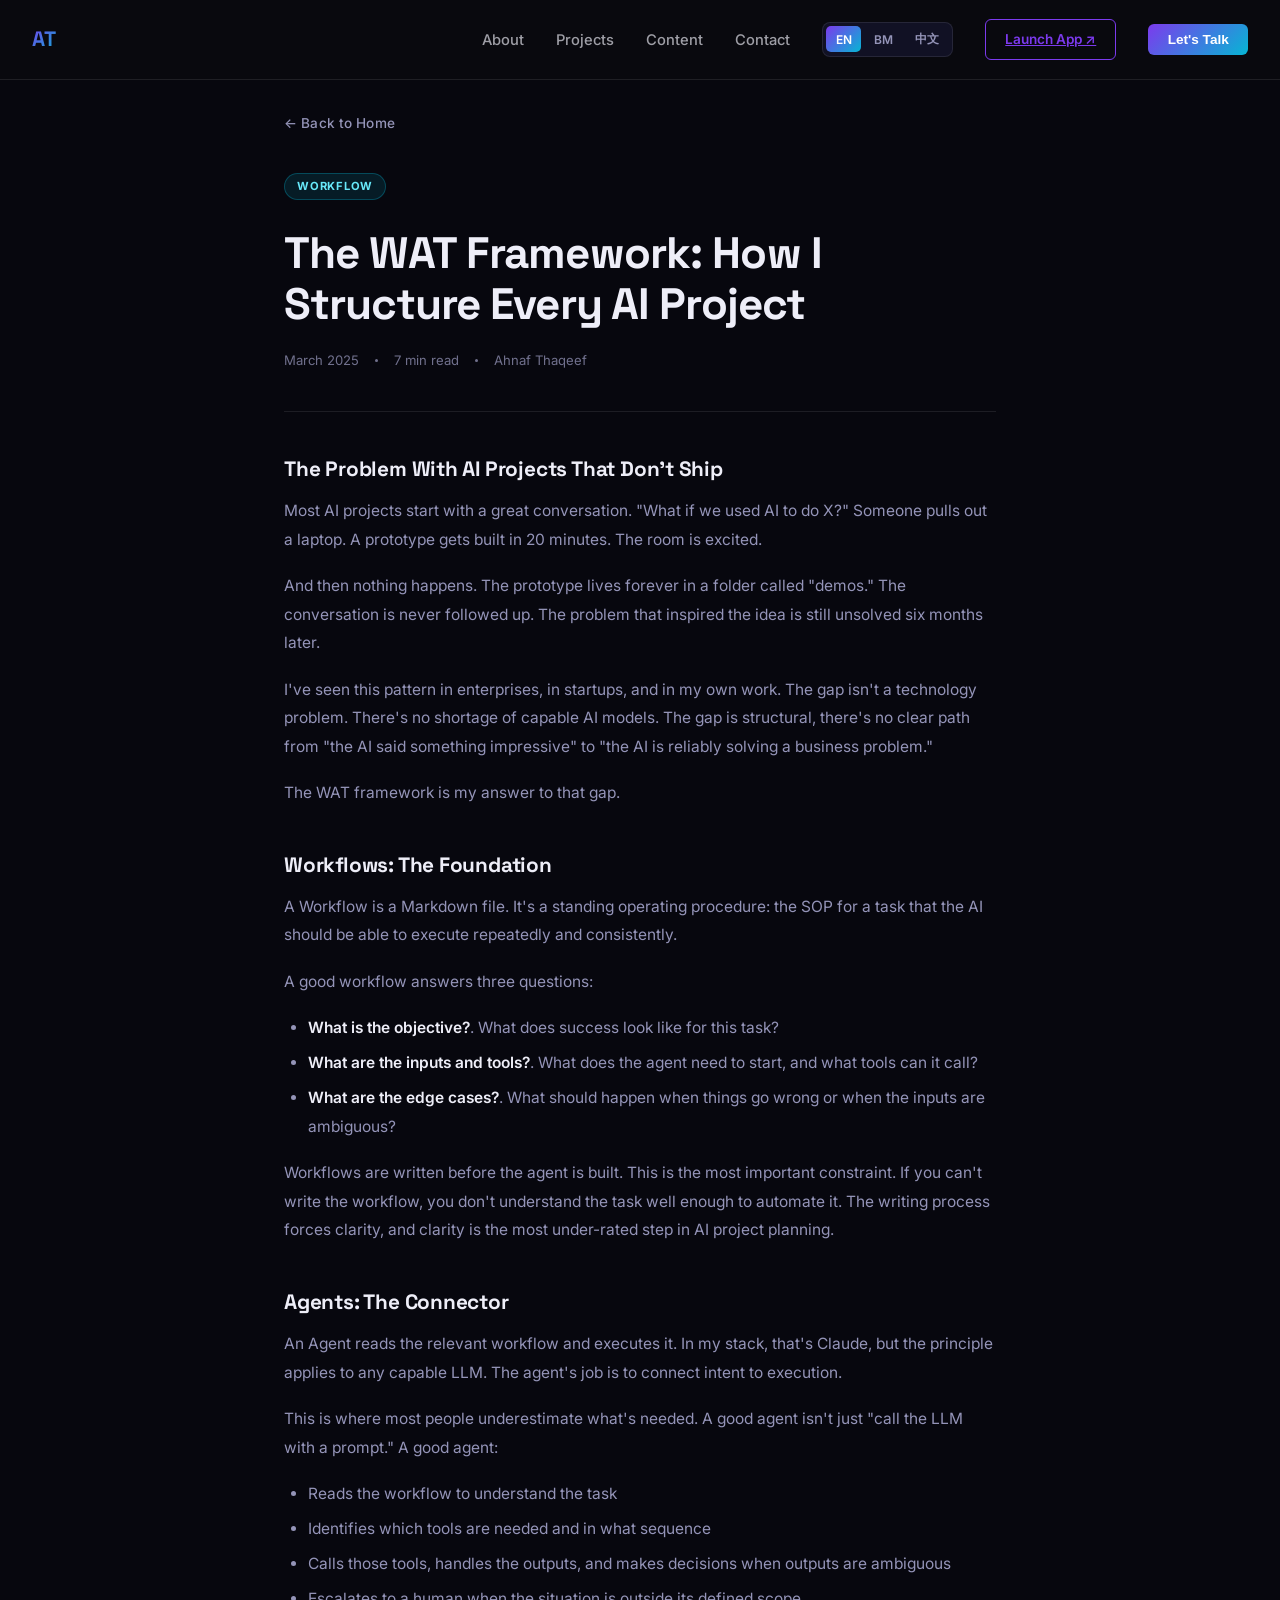
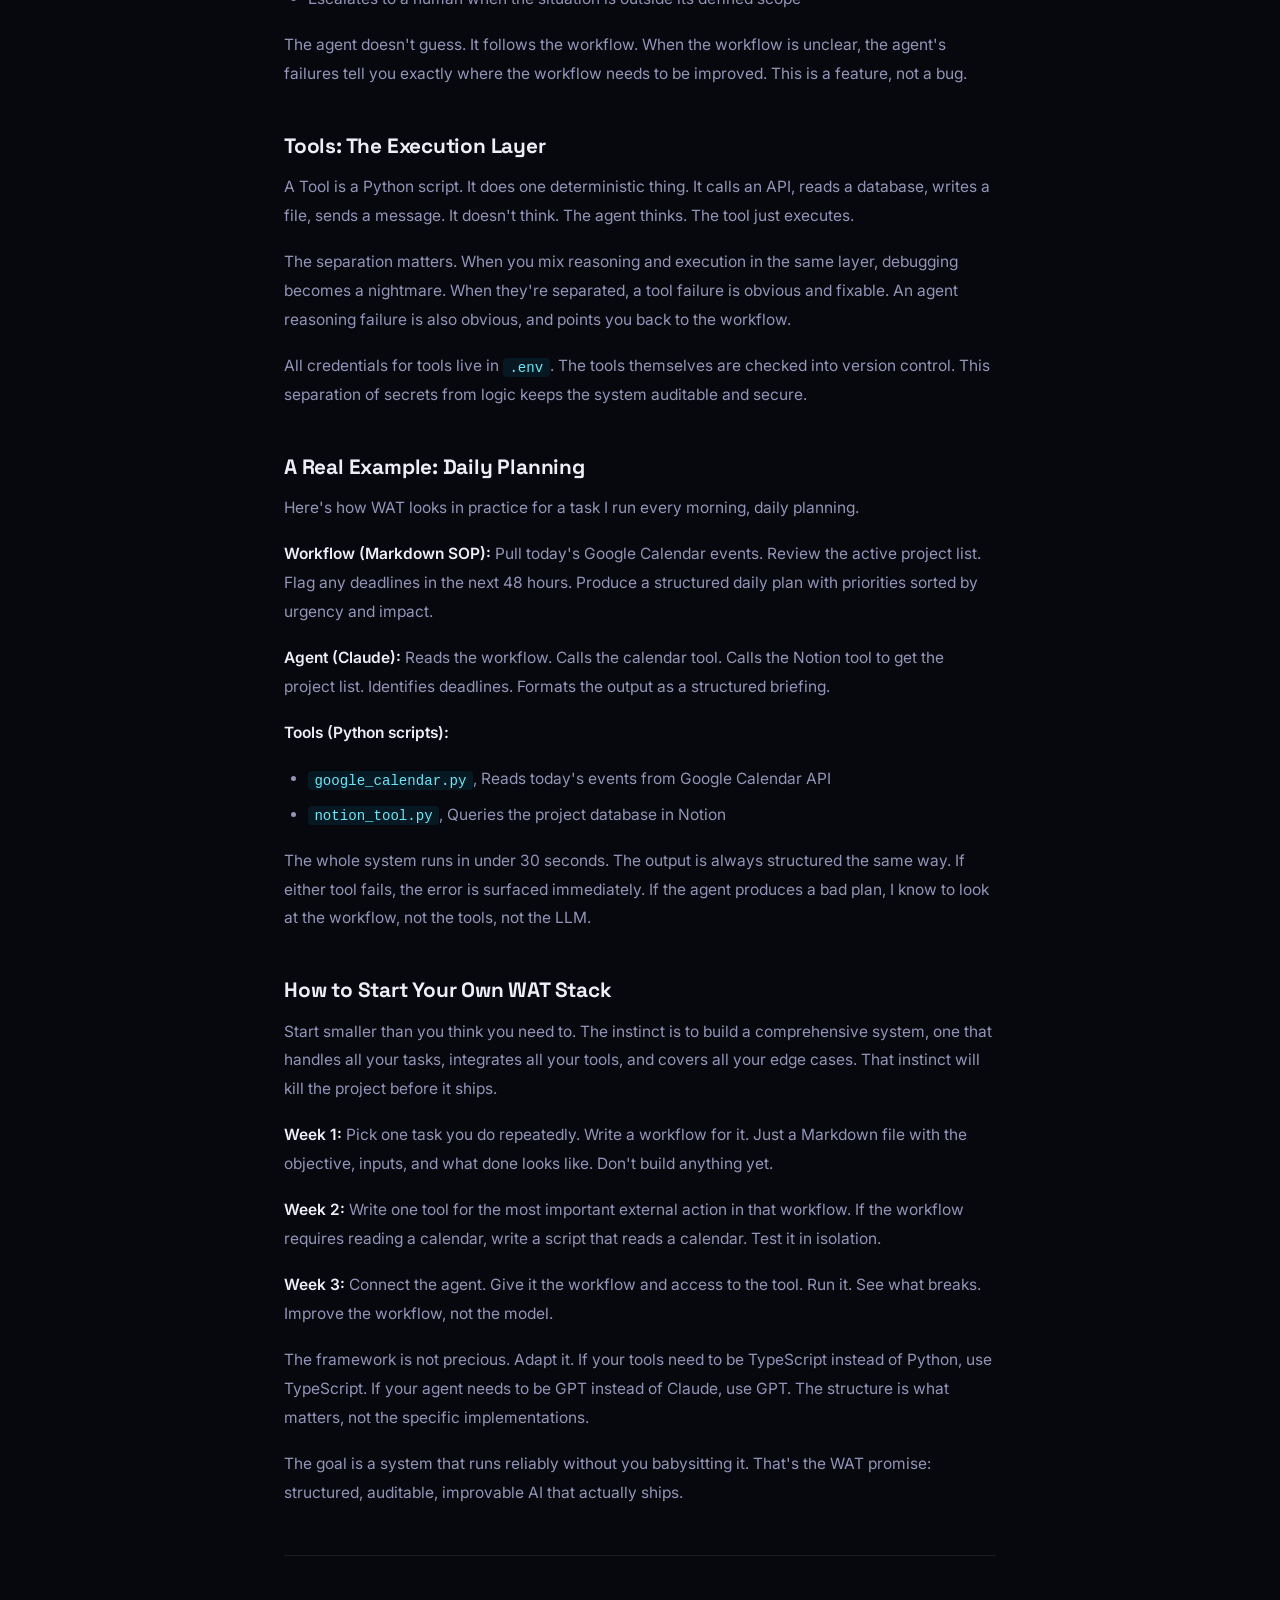
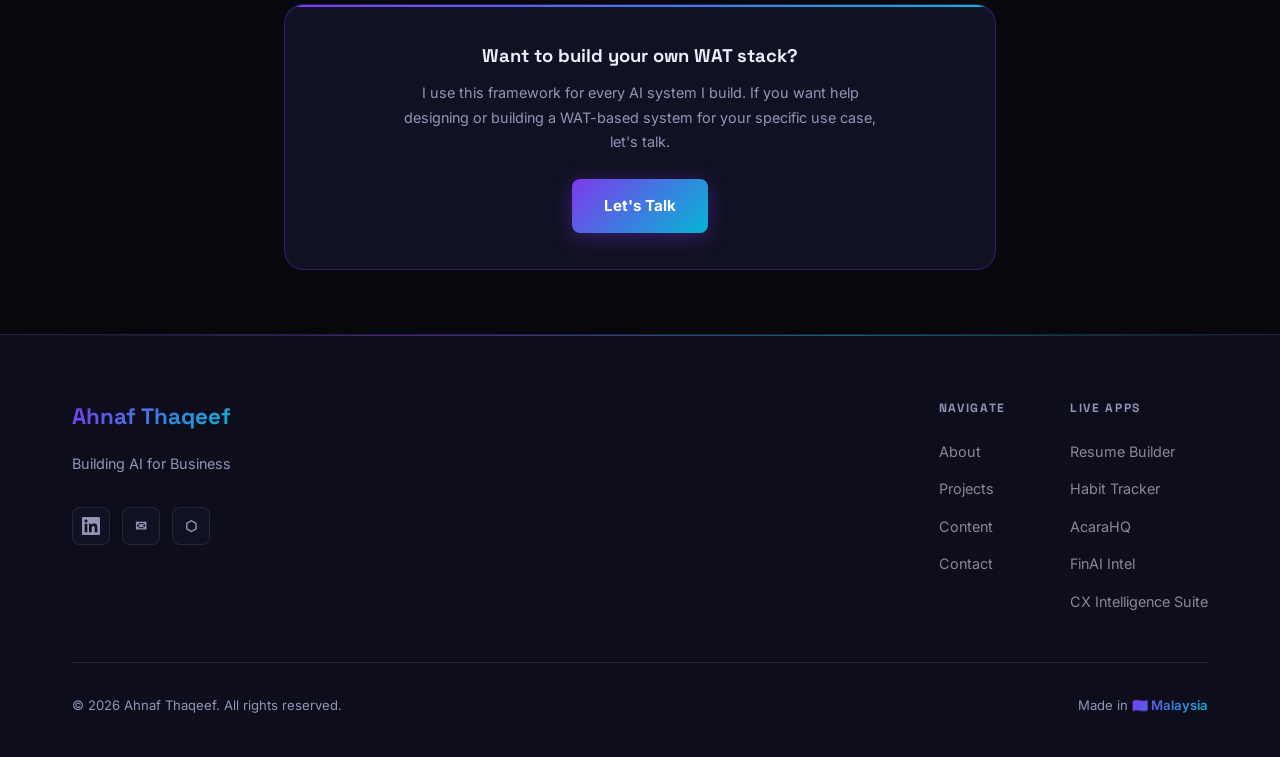
<file: blog/wat-framework.html>
<!DOCTYPE html>
<html lang="en">
<head>
  <meta charset="UTF-8" />
  <meta name="viewport" content="width=device-width, initial-scale=1.0" />
  <title>The WAT Framework: How I Structure Every AI Project, Ahnaf Thaqeef</title>
  <meta name="description" content="Workflows, Agents, Tools, a simple mental model for building AI systems that actually ship and scale." />
  <meta name="og:title" content="The WAT Framework: How I Structure Every AI Project, Ahnaf Thaqeef" />
  <meta name="og:url" content="https://aibizmy.com/blog/wat-framework.html" />
  <link rel="stylesheet" href="../css/style.css?v=2" />
  <link rel="stylesheet" href="../css/blog.css?v=1" />
  <link rel="preconnect" href="https://fonts.googleapis.com" />
  <link href="https://fonts.googleapis.com/css2?family=Inter:wght@300;400;500;600;700;900&family=Space+Grotesk:wght@400;500;700&display=swap" rel="stylesheet" />
</head>
<body>

  <!-- NAV -->
  <nav id="navbar">
    <a href="/" class="nav-logo">AT</a>
    <ul class="nav-links">
      <li><a href="/#about" data-i18n="nav-about">About</a></li>
      <li><a href="/#projects" data-i18n="nav-projects">Projects</a></li>
      <li><a href="/#blog" data-i18n="nav-content">Content</a></li>
      <li><a href="/#contact" data-i18n="nav-contact">Contact</a></li>
    </ul>
    <div class="lang-switcher">
      <button class="lang-btn active" data-lang="en">EN</button>
      <button class="lang-btn" data-lang="my">BM</button>
      <button class="lang-btn" data-lang="zh">中文</button>
    </div>
    <a href="https://resume.aibizmy.com" target="_blank" rel="noopener" class="nav-app-btn">Launch App ↗</a>
    <button class="nav-cta" onclick="window.location.href='/#contact'" data-i18n="nav-cta">Let's Talk</button>
    <button class="hamburger" id="hamburger" aria-label="Menu">&#9776;</button>
  </nav>

  <!-- MOBILE MENU -->
  <div class="mobile-menu" id="mobileMenu">
    <button class="close-menu" id="closeMenu">&#10005;</button>
    <ul>
      <li><a href="/#about" class="mob-link" data-i18n="nav-about">About</a></li>
      <li><a href="/#projects" class="mob-link" data-i18n="nav-projects">Projects</a></li>
      <li><a href="/#blog" class="mob-link" data-i18n="nav-content">Content</a></li>
      <li><a href="/#contact" class="mob-link" data-i18n="nav-contact">Contact</a></li>
    </ul>
    <div class="lang-switcher-mob">
      <button class="lang-btn" data-lang="en">EN</button>
      <button class="lang-btn" data-lang="my">BM</button>
      <button class="lang-btn" data-lang="zh">中文</button>
    </div>
  </div>

  <!-- ARTICLE -->
  <div class="article-wrap">
    <div class="article-container">

      <a href="/" class="article-back" data-i18n="back-link">← Back to Home</a>

      <div class="article-hero">
        <div class="article-tag" data-i18n="article-tag">WORKFLOW</div>
        <h1 class="article-title" data-i18n="article-title">The WAT Framework: How I Structure Every AI Project</h1>
        <div class="article-meta">
          <span data-i18n="meta-date">March 2025</span>
          <span class="article-meta-dot"></span>
          <span data-i18n="meta-read">7 min read</span>
          <span class="article-meta-dot"></span>
          <span>Ahnaf Thaqeef</span>
        </div>
      </div>

      <div class="article-section" data-i18n-html="s1">
        <h2>The Problem With AI Projects That Don't Ship</h2>
        <p>Most AI projects start with a great conversation. "What if we used AI to do X?" Someone pulls out a laptop. A prototype gets built in 20 minutes. The room is excited.</p>
        <p>And then nothing happens. The prototype lives forever in a folder called "demos." The conversation is never followed up. The problem that inspired the idea is still unsolved six months later.</p>
        <p>I've seen this pattern in enterprises, in startups, and in my own work. The gap isn't a technology problem. There's no shortage of capable AI models. The gap is structural, there's no clear path from "the AI said something impressive" to "the AI is reliably solving a business problem."</p>
        <p>The WAT framework is my answer to that gap.</p>
      </div>

      <div class="article-section" data-i18n-html="s2">
        <h2>Workflows: The Foundation</h2>
        <p>A Workflow is a Markdown file. It's a standing operating procedure: the SOP for a task that the AI should be able to execute repeatedly and consistently.</p>
        <p>A good workflow answers three questions:</p>
        <ul>
          <li><strong>What is the objective?</strong>. What does success look like for this task?</li>
          <li><strong>What are the inputs and tools?</strong>. What does the agent need to start, and what tools can it call?</li>
          <li><strong>What are the edge cases?</strong>. What should happen when things go wrong or when the inputs are ambiguous?</li>
        </ul>
        <p>Workflows are written before the agent is built. This is the most important constraint. If you can't write the workflow, you don't understand the task well enough to automate it. The writing process forces clarity, and clarity is the most under-rated step in AI project planning.</p>
      </div>

      <div class="article-section" data-i18n-html="s3">
        <h2>Agents: The Connector</h2>
        <p>An Agent reads the relevant workflow and executes it. In my stack, that's Claude, but the principle applies to any capable LLM. The agent's job is to connect intent to execution.</p>
        <p>This is where most people underestimate what's needed. A good agent isn't just "call the LLM with a prompt." A good agent:</p>
        <ul>
          <li>Reads the workflow to understand the task</li>
          <li>Identifies which tools are needed and in what sequence</li>
          <li>Calls those tools, handles the outputs, and makes decisions when outputs are ambiguous</li>
          <li>Escalates to a human when the situation is outside its defined scope</li>
        </ul>
        <p>The agent doesn't guess. It follows the workflow. When the workflow is unclear, the agent's failures tell you exactly where the workflow needs to be improved. This is a feature, not a bug.</p>
      </div>

      <div class="article-section" data-i18n-html="s4">
        <h2>Tools: The Execution Layer</h2>
        <p>A Tool is a Python script. It does one deterministic thing. It calls an API, reads a database, writes a file, sends a message. It doesn't think. The agent thinks. The tool just executes.</p>
        <p>The separation matters. When you mix reasoning and execution in the same layer, debugging becomes a nightmare. When they're separated, a tool failure is obvious and fixable. An agent reasoning failure is also obvious, and points you back to the workflow.</p>
        <p>All credentials for tools live in <code>.env</code>. The tools themselves are checked into version control. This separation of secrets from logic keeps the system auditable and secure.</p>
      </div>

      <div class="article-section" data-i18n-html="s5">
        <h2>A Real Example: Daily Planning</h2>
        <p>Here's how WAT looks in practice for a task I run every morning, daily planning.</p>
        <p><strong>Workflow (Markdown SOP):</strong> Pull today's Google Calendar events. Review the active project list. Flag any deadlines in the next 48 hours. Produce a structured daily plan with priorities sorted by urgency and impact.</p>
        <p><strong>Agent (Claude):</strong> Reads the workflow. Calls the calendar tool. Calls the Notion tool to get the project list. Identifies deadlines. Formats the output as a structured briefing.</p>
        <p><strong>Tools (Python scripts):</strong></p>
        <ul>
          <li><code>google_calendar.py</code>, Reads today's events from Google Calendar API</li>
          <li><code>notion_tool.py</code>, Queries the project database in Notion</li>
        </ul>
        <p>The whole system runs in under 30 seconds. The output is always structured the same way. If either tool fails, the error is surfaced immediately. If the agent produces a bad plan, I know to look at the workflow, not the tools, not the LLM.</p>
      </div>

      <div class="article-section" data-i18n-html="s6">
        <h2>How to Start Your Own WAT Stack</h2>
        <p>Start smaller than you think you need to. The instinct is to build a comprehensive system, one that handles all your tasks, integrates all your tools, and covers all your edge cases. That instinct will kill the project before it ships.</p>
        <p><strong>Week 1:</strong> Pick one task you do repeatedly. Write a workflow for it. Just a Markdown file with the objective, inputs, and what done looks like. Don't build anything yet.</p>
        <p><strong>Week 2:</strong> Write one tool for the most important external action in that workflow. If the workflow requires reading a calendar, write a script that reads a calendar. Test it in isolation.</p>
        <p><strong>Week 3:</strong> Connect the agent. Give it the workflow and access to the tool. Run it. See what breaks. Improve the workflow, not the model.</p>
        <p>The framework is not precious. Adapt it. If your tools need to be TypeScript instead of Python, use TypeScript. If your agent needs to be GPT instead of Claude, use GPT. The structure is what matters, not the specific implementations.</p>
        <p>The goal is a system that runs reliably without you babysitting it. That's the WAT promise: structured, auditable, improvable AI that actually ships.</p>
      </div>

      <hr class="article-divider" />

      <div class="article-cta-box">
        <h3 data-i18n="cta-title">Want to build your own WAT stack?</h3>
        <p data-i18n="cta-body">I use this framework for every AI system I build. If you want help designing or building a WAT-based system for your specific use case, let's talk.</p>
        <a href="/#contact" class="btn-primary" data-i18n="cta-btn">Let's Talk</a>
      </div>

    </div>
  </div>

  <!-- FOOTER -->
  <footer>
    <div class="container">
      <div class="footer-content">
        <div class="footer-brand">
          <div class="footer-logo">Ahnaf Thaqeef</div>
          <p class="footer-sub">Building AI for Business</p>
          <div class="footer-social">
            <a href="https://www.linkedin.com/in/muhamad-ahnaf-thaqeef-949ab014a/" target="_blank" rel="noopener" aria-label="LinkedIn">
              <svg xmlns="http://www.w3.org/2000/svg" viewBox="0 0 24 24" fill="currentColor" width="18" height="18">
                <path d="M20.447 20.452h-3.554v-5.569c0-1.328-.027-3.037-1.852-3.037-1.853 0-2.136 1.445-2.136 2.939v5.667H9.351V9h3.414v1.561h.046c.477-.9 1.637-1.85 3.37-1.85 3.601 0 4.267 2.37 4.267 5.455v6.286zM5.337 7.433c-1.144 0-2.063-.926-2.063-2.065 0-1.138.92-2.063 2.063-2.063 1.14 0 2.064.925 2.064 2.063 0 1.139-.925 2.065-2.064 2.065zm1.782 13.019H3.555V9h3.564v11.452zM22.225 0H1.771C.792 0 0 .774 0 1.729v20.542C0 23.227.792 24 1.771 24h20.451C23.2 24 24 23.227 24 22.271V1.729C24 .774 23.2 0 22.222 0h.003z"/>
              </svg>
            </a>
            <a href="mailto:hello@aibizmy.com" aria-label="Email">✉</a>
            <a href="https://aibizmy.com" target="_blank" rel="noopener" aria-label="Portfolio">⬡</a>
          </div>
        </div>
        <nav class="footer-nav" aria-label="Footer navigation">
          <div class="footer-nav-col">
            <h4>Navigate</h4>
            <ul>
              <li><a href="/#about">About</a></li>
              <li><a href="/#projects">Projects</a></li>
              <li><a href="/#blog">Content</a></li>
              <li><a href="/#contact">Contact</a></li>
            </ul>
          </div>
          <div class="footer-nav-col">
            <h4>Live Apps</h4>
            <ul>
              <li><a href="https://resume.aibizmy.com" target="_blank" rel="noopener">Resume Builder</a></li>
              <li><a href="https://habits.aibizmy.com" target="_blank" rel="noopener">Habit Tracker</a></li>
              <li><a href="https://events.aibizmy.com" target="_blank" rel="noopener">AcaraHQ</a></li>
              <li><a href="https://finai.aibizmy.com" target="_blank" rel="noopener">FinAI Intel</a></li>
              <li><a href="https://cx.aibizmy.com" target="_blank" rel="noopener">CX Intelligence Suite</a></li>
            </ul>
          </div>
        </nav>
      </div>
      <div class="footer-bottom">
        <p class="footer-copy">&copy; 2026 Ahnaf Thaqeef. All rights reserved.</p>
        <p class="footer-made">Made in <span>🇲🇾 Malaysia</span></p>
      </div>
    </div>
  </footer>

  <script>
    const translations = {
      en: {
        'nav-about': 'About', 'nav-projects': 'Projects', 'nav-content': 'Content',
        'nav-contact': 'Contact', 'nav-cta': "Let's Talk",
        'back-link': '← Back to Home',
        'article-tag': 'WORKFLOW',
        'article-title': 'The WAT Framework: How I Structure Every AI Project',
        'meta-date': 'March 2025',
        'meta-read': '7 min read',
        's1': '<h2>The Problem With AI Projects That Don\'t Ship</h2><p>Most AI projects start with a great conversation. "What if we used AI to do X?" Someone pulls out a laptop. A prototype gets built in 20 minutes. The room is excited.</p><p>And then nothing happens. The prototype lives forever in a folder called "demos." The conversation is never followed up. The problem that inspired the idea is still unsolved six months later.</p><p>I\'ve seen this pattern in enterprises, in startups, and in my own work. The gap isn\'t a technology problem. There\'s no shortage of capable AI models. The gap is structural, there\'s no clear path from "the AI said something impressive" to "the AI is reliably solving a business problem."</p><p>The WAT framework is my answer to that gap.</p>',
        's2': '<h2>Workflows: The Foundation</h2><p>A Workflow is a Markdown file. It\'s a standing operating procedure: the SOP for a task that the AI should be able to execute repeatedly and consistently.</p><p>A good workflow answers three questions:</p><ul><li><strong>What is the objective?</strong>. What does success look like for this task?</li><li><strong>What are the inputs and tools?</strong>. What does the agent need to start, and what tools can it call?</li><li><strong>What are the edge cases?</strong>. What should happen when things go wrong or when the inputs are ambiguous?</li></ul><p>Workflows are written before the agent is built. This is the most important constraint. If you can\'t write the workflow, you don\'t understand the task well enough to automate it. The writing process forces clarity, and clarity is the most under-rated step in AI project planning.</p>',
        's3': '<h2>Agents: The Connector</h2><p>An Agent reads the relevant workflow and executes it. In my stack, that\'s Claude, but the principle applies to any capable LLM. The agent\'s job is to connect intent to execution.</p><p>This is where most people underestimate what\'s needed. A good agent isn\'t just "call the LLM with a prompt." A good agent:</p><ul><li>Reads the workflow to understand the task</li><li>Identifies which tools are needed and in what sequence</li><li>Calls those tools, handles the outputs, and makes decisions when outputs are ambiguous</li><li>Escalates to a human when the situation is outside its defined scope</li></ul><p>The agent doesn\'t guess. It follows the workflow. When the workflow is unclear, the agent\'s failures tell you exactly where the workflow needs to be improved. This is a feature, not a bug.</p>',
        's4': '<h2>Tools: The Execution Layer</h2><p>A Tool is a Python script. It does one deterministic thing. It calls an API, reads a database, writes a file, sends a message. It doesn\'t think. The agent thinks. The tool just executes.</p><p>The separation matters. When you mix reasoning and execution in the same layer, debugging becomes a nightmare. When they\'re separated, a tool failure is obvious and fixable. An agent reasoning failure is also obvious, and points you back to the workflow.</p><p>All credentials for tools live in <code>.env</code>. The tools themselves are checked into version control. This separation of secrets from logic keeps the system auditable and secure.</p>',
        's5': '<h2>A Real Example: Daily Planning</h2><p>Here\'s how WAT looks in practice for a task I run every morning, daily planning.</p><p><strong>Workflow (Markdown SOP):</strong> Pull today\'s Google Calendar events. Review the active project list. Flag any deadlines in the next 48 hours. Produce a structured daily plan with priorities sorted by urgency and impact.</p><p><strong>Agent (Claude):</strong> Reads the workflow. Calls the calendar tool. Calls the Notion tool to get the project list. Identifies deadlines. Formats the output as a structured briefing.</p><p><strong>Tools (Python scripts):</strong></p><ul><li><code>google_calendar.py</code>, Reads today\'s events from Google Calendar API</li><li><code>notion_tool.py</code>, Queries the project database in Notion</li></ul><p>The whole system runs in under 30 seconds. The output is always structured the same way. If either tool fails, the error is surfaced immediately. If the agent produces a bad plan, I know to look at the workflow, not the tools, not the LLM.</p>',
        's6': '<h2>How to Start Your Own WAT Stack</h2><p>Start smaller than you think you need to. The instinct is to build a comprehensive system, one that handles all your tasks, integrates all your tools, and covers all your edge cases. That instinct will kill the project before it ships.</p><p><strong>Week 1:</strong> Pick one task you do repeatedly. Write a workflow for it. Just a Markdown file with the objective, inputs, and what done looks like. Don\'t build anything yet.</p><p><strong>Week 2:</strong> Write one tool for the most important external action in that workflow. If the workflow requires reading a calendar, write a script that reads a calendar. Test it in isolation.</p><p><strong>Week 3:</strong> Connect the agent. Give it the workflow and access to the tool. Run it. See what breaks. Improve the workflow, not the model.</p><p>The framework is not precious. Adapt it. If your tools need to be TypeScript instead of Python, use TypeScript. If your agent needs to be GPT instead of Claude, use GPT. The structure is what matters, not the specific implementations.</p><p>The goal is a system that runs reliably without you babysitting it. That\'s the WAT promise: structured, auditable, improvable AI that actually ships.</p>',
        'cta-title': 'Want to build your own WAT stack?',
        'cta-body': "I use this framework for every AI system I build. If you want help designing or building a WAT-based system for your specific use case, let's talk.",
        'cta-btn': "Let's Talk",
      },

      my: {
        'nav-about': 'Tentang', 'nav-projects': 'Projek', 'nav-content': 'Kandungan',
        'nav-contact': 'Hubungi', 'nav-cta': 'Jom Bincang',
        'back-link': '← Kembali ke Laman Utama',
        'article-tag': 'ALIRAN KERJA',
        'article-title': 'Kerangka WAT: Cara Saya Menstruktur Setiap Projek AI',
        'meta-date': 'Mac 2025',
        'meta-read': '7 minit bacaan',
        's1': '<h2>Masalah dengan Projek AI yang Tidak Dihantar</h2><p>Kebanyakan projek AI bermula dengan perbualan yang bagus. "Bagaimana jika kita gunakan AI untuk buat X?" Seseorang mengeluarkan laptop. Prototaip dibina dalam 20 minit. Bilik itu teruja.</p><p>Dan kemudian tiada apa yang berlaku. Prototaip itu kekal selama-lamanya dalam folder bernama "demos." Perbualan itu tidak ditindaklanjuti. Masalah yang mengilhamkan idea itu masih belum diselesaikan enam bulan kemudian.</p><p>Saya telah melihat corak ini dalam syarikat besar, syarikat permulaan, dan dalam kerja saya sendiri. Jurangnya bukan masalah teknologi. Tiada kekurangan model AI yang mampu. Jurangnya adalah struktural, tiada laluan yang jelas dari "AI berkata sesuatu yang mengagumkan" kepada "AI menyelesaikan masalah perniagaan dengan boleh dipercayai."</p><p>Kerangka WAT adalah jawapan saya kepada jurang itu.</p>',
        's2': '<h2>Workflows: Asas</h2><p>Workflow adalah fail Markdown. Ia adalah prosedur operasi tetap (SOP), panduan untuk tugas yang patut dapat dilaksanakan oleh AI berulang kali dan secara konsisten.</p><p>Workflow yang baik menjawab tiga soalan:</p><ul><li><strong>Apakah objektifnya?</strong>. Bagaimana kejayaan kelihatan untuk tugas ini?</li><li><strong>Apakah input dan alat yang diperlukan?</strong>. Apa yang diperlukan ejen untuk memulakan, dan alat apa yang boleh dipanggilnya?</li><li><strong>Apakah kes tepi?</strong>. Apa yang patut berlaku apabila sesuatu tidak berjalan lancar atau apabila input tidak jelas?</li></ul><p>Workflows ditulis sebelum ejen dibina. Ini adalah kekangan yang paling penting. Jika anda tidak dapat menulis workflow, anda tidak memahami tugas itu dengan cukup baik untuk mengautomasi. Proses penulisan memaksa kejelasan, dan kejelasan adalah langkah yang paling kurang dihargai dalam perancangan projek AI.</p>',
        's3': '<h2>Agents: Penghubung</h2><p>Ejen membaca workflow yang berkaitan dan melaksanakannya. Dalam stack saya, itu adalah Claude, tetapi prinsipnya terpakai kepada mana-mana LLM yang mampu. Tugas ejen adalah menghubungkan niat kepada pelaksanaan.</p><p>Di sinilah ramai orang meremehkan apa yang diperlukan. Ejen yang baik bukan sekadar "panggil LLM dengan prompt." Ejen yang baik:</p><ul><li>Membaca workflow untuk memahami tugas</li><li>Mengenal pasti alat yang diperlukan dan dalam urutan apa</li><li>Memanggil alat-alat tersebut, mengendalikan output, dan membuat keputusan apabila output tidak jelas</li><li>Mengeskalasi kepada manusia apabila situasi berada di luar skop yang ditakrifkan</li></ul><p>Ejen tidak meneka. Ia mengikut workflow. Apabila workflow tidak jelas, kegagalan ejen memberitahu anda dengan tepat di mana workflow perlu diperbaiki. Ini adalah ciri, bukan pepijat.</p>',
        's4': '<h2>Tools: Lapisan Pelaksanaan</h2><p>Alat adalah skrip Python. Ia melakukan satu perkara yang deterministik. Ia memanggil API, membaca pangkalan data, menulis fail, menghantar mesej. Ia tidak berfikir, ejen yang berfikir. Alat hanya melaksanakan.</p><p>Pemisahan itu penting. Apabila anda mencampurkan penaakulan dan pelaksanaan dalam lapisan yang sama, penyahpepijatan menjadi mimpi ngeri. Apabila ia dipisahkan, kegagalan alat adalah jelas dan boleh diperbaiki. Kegagalan penaakulan ejen juga jelas, dan menunjuk anda kembali kepada workflow.</p><p>Semua kelayakan untuk alat berada dalam <code>.env</code>. Alat itu sendiri diperiksa masuk ke kawalan versi. Pemisahan rahsia daripada logik ini memastikan sistem boleh diaudit dan selamat.</p>',
        's5': '<h2>Contoh Sebenar: Perancangan Harian</h2><p>Begini WAT kelihatan dalam praktik untuk tugas yang saya jalankan setiap pagi, perancangan harian.</p><p><strong>Workflow (SOP Markdown):</strong> Tarik acara Google Calendar hari ini. Semak senarai projek aktif. Tandakan sebarang tarikh akhir dalam 48 jam akan datang. Hasilkan pelan harian berstruktur dengan keutamaan yang disusun mengikut kemendesakan dan impak.</p><p><strong>Ejen (Claude):</strong> Membaca workflow. Memanggil alat kalendar. Memanggil alat Notion untuk mendapatkan senarai projek. Mengenal pasti tarikh akhir. Memformat output sebagai taklimat berstruktur.</p><p><strong>Alat (skrip Python):</strong></p><ul><li><code>google_calendar.py</code>, Membaca acara hari ini daripada API Google Calendar</li><li><code>notion_tool.py</code>, Menanyakan pangkalan data projek dalam Notion</li></ul><p>Keseluruhan sistem berjalan dalam masa kurang daripada 30 saat. Output sentiasa berstruktur sama. Jika mana-mana alat gagal, ralat terus terpapar. Jika ejen menghasilkan pelan yang buruk, saya tahu untuk melihat workflow, bukan alat, bukan LLM.</p>',
        's6': '<h2>Cara Mulakan Stack WAT Anda Sendiri</h2><p>Mulakan lebih kecil daripada yang anda fikir anda perlukan. Naluri adalah untuk membina sistem yang komprehensif, yang mengendalikan semua tugas anda, mengintegrasikan semua alat anda, dan meliputi semua kes tepi anda. Naluri itu akan membunuh projek sebelum ia dihantar.</p><p><strong>Minggu 1:</strong> Pilih satu tugas yang anda lakukan berulang kali. Tulis workflow untuknya. Hanya fail Markdown dengan objektif, input, dan bagaimana selesai kelihatan. Jangan bina apa-apa lagi dulu.</p><p><strong>Minggu 2:</strong> Tulis satu alat untuk tindakan luaran yang paling penting dalam workflow itu. Jika workflow memerlukan membaca kalendar, tulis skrip yang membaca kalendar. Uji secara berasingan.</p><p><strong>Minggu 3:</strong> Sambungkan ejen. Berikan padanya workflow dan akses kepada alat. Jalankan. Lihat apa yang rosak. Perbaiki workflow, bukan model.</p><p>Kerangka ini tidak tegar. Sesuaikan. Jika alat anda perlu menggunakan TypeScript dan bukannya Python, gunakan TypeScript. Jika ejen anda perlu GPT dan bukannya Claude, gunakan GPT. Strukturnya yang penting, bukan implementasi khusus.</p><p>Matlamatnya adalah sistem yang berjalan dengan boleh dipercayai tanpa anda perlu mengawasinya. Itulah janji WAT: AI berstruktur, boleh diaudit, boleh dipertingkat yang benar-benar dihantar.</p>',
        'cta-title': 'Mahu bina stack WAT anda sendiri?',
        'cta-body': 'Saya menggunakan kerangka ini untuk setiap sistem AI yang saya bina. Jika anda mahukan bantuan mereka atau membina sistem berasaskan WAT untuk kes penggunaan khusus anda, jom bincang.',
        'cta-btn': 'Jom Bincang',
      },

      zh: {
        'nav-about': '关于', 'nav-projects': '项目', 'nav-content': '内容',
        'nav-contact': '联系', 'nav-cta': '开始合作',
        'back-link': '← 返回首页',
        'article-tag': '工作流程',
        'article-title': 'WAT 框架：我如何构建每个 AI 项目',
        'meta-date': '2025年3月',
        'meta-read': '约7分钟',
        's1': '<h2>AI 项目无法落地的根本问题</h2><p>大多数AI项目都从一次精彩的对话开始。"如果我们用AI来做X呢？"有人打开笔记本。二十分钟内，原型就出来了。整个房间都很兴奋。</p><p>然后什么都没发生。原型永远躺在一个叫"demos"的文件夹里。后续对话从未发生。六个月后，催生这个想法的问题依然没有解决。</p><p>我在大企业、初创公司，以及自己的工作中都见过这种模式。这不是技术问题。有能力的AI模型从来不缺。差距是结构性的——没有一条清晰的路径，从"AI说了件令人印象深刻的事"到"AI在可靠地解决一个业务问题"。</p><p>WAT框架是我对这个差距的回答。</p>',
        's2': '<h2>Workflows：基础</h2><p>Workflow 是一个Markdown文件。它是一份标准操作程序（SOP）——一份任务指南，让AI能够反复、一致地执行。</p><p>一份好的Workflow要回答三个问题：</p><ul><li><strong>目标是什么？</strong>, 这个任务的成功是什么样的？</li><li><strong>输入和工具是什么？</strong>, 智能体需要什么才能开始，它可以调用哪些工具？</li><li><strong>边缘情况是什么？</strong>, 出错时或输入模糊时应该怎么办？</li></ul><p>Workflow在构建智能体之前写好。这是最重要的约束。如果你写不出Workflow，说明你对这个任务的理解还不足以自动化它。写作过程强制带来清晰——而清晰是AI项目规划中最被低估的一步。</p>',
        's3': '<h2>Agents：连接器</h2><p>Agent读取相关Workflow并执行它。在我的技术栈里，那是Claude——但这个原则适用于任何有能力的大语言模型。Agent的工作是将意图连接到执行。</p><p>这里大多数人低估了所需要的东西。一个好的Agent不只是"用提示词调用LLM"。一个好的Agent：</p><ul><li>读取Workflow来理解任务</li><li>识别需要哪些工具、按什么顺序</li><li>调用这些工具，处理输出，并在输出模糊时做出判断</li><li>在情况超出定义范围时升级给人工</li></ul><p>Agent不是在猜测。它在遵循Workflow。当Workflow不清晰时，Agent的失败会精准告诉你Workflow哪里需要改进。这是特性，不是缺陷。</p>',
        's4': '<h2>Tools：执行层</h2><p>Tool是一个Python脚本。它做一件确定性的事情。调用API、读取数据库、写文件、发消息。它不思考——Agent思考。Tool只是执行。</p><p>这种分离很重要。当你把推理和执行混在同一层，调试就变成噩梦。当它们分离时，Tool的失败是显而易见且可修复的。Agent的推理失败也是显而易见的——并把你指回Workflow。</p><p>所有Tool的凭证都存在 <code>.env</code> 文件里。Tool本身提交到版本控制。这种将秘钥与逻辑分离的方式，让系统保持可审计、可维护。</p>',
        's5': '<h2>一个真实示例：日常规划</h2><p>以下是WAT在实践中的样子——以我每天早上运行的日常规划任务为例。</p><p><strong>Workflow（Markdown SOP）：</strong> 拉取今天的Google Calendar事件。查看活跃项目列表。标记未来48小时内的截止日期。按紧迫性和影响力排序，生成结构化的每日计划。</p><p><strong>Agent（Claude）：</strong> 读取Workflow。调用日历工具。调用Notion工具获取项目列表。识别截止日期。将输出格式化为结构化简报。</p><p><strong>Tools（Python脚本）：</strong></p><ul><li><code>google_calendar.py</code>, 从Google Calendar API读取今天的事件</li><li><code>notion_tool.py</code>, 在Notion中查询项目数据库</li></ul><p>整个系统在30秒内完成。输出格式始终一致。如果任何一个Tool失败，错误会立即浮现。如果Agent生成了糟糕的计划，我知道要去看Workflow——不是Tool，不是模型。</p>',
        's6': '<h2>如何搭建你自己的WAT技术栈</h2><p>从比你想象的更小的规模开始。本能是构建一个全面的系统——处理你所有的任务，集成你所有的工具，覆盖你所有的边缘情况。这种本能会在系统落地之前就把项目搞死。</p><p><strong>第一周：</strong> 选择一个你反复在做的任务。为它写一份Workflow。只是一个Markdown文件，写清楚目标、输入，以及"完成"是什么样的。先不要构建任何东西。</p><p><strong>第二周：</strong> 为该Workflow中最重要的外部操作写一个Tool。如果Workflow需要读取日历，就写一个读取日历的脚本。单独测试它。</p><p><strong>第三周：</strong> 接入Agent。给它Workflow和工具访问权限。跑起来。看什么出问题。改进Workflow，不是模型。</p><p>这个框架不是死板的。灵活运用。如果你的Tool需要用TypeScript而不是Python，就用TypeScript。如果你的Agent需要用GPT而不是Claude，就用GPT。重要的是结构——不是具体实现。</p><p>目标是一个不需要你守着它就能可靠运行的系统。这就是WAT的承诺：结构化、可审计、可持续改进的AI，能真正落地。</p>',
        'cta-title': '想搭建你自己的WAT技术栈？',
        'cta-body': '我在构建每一个AI系统时都使用这个框架。如果你想要帮助设计或构建一个针对你具体场景的WAT系统，我们来聊聊。',
        'cta-btn': '开始合作',
      }
    };

    function setLanguage(lang) {
      const t = translations[lang];
      if (!t) return;
      document.querySelectorAll('[data-i18n]').forEach(el => {
        const key = el.getAttribute('data-i18n');
        if (t[key] !== undefined) el.textContent = t[key];
      });
      document.querySelectorAll('[data-i18n-html]').forEach(el => {
        const key = el.getAttribute('data-i18n-html');
        if (t[key] !== undefined) el.innerHTML = t[key];
      });
      document.querySelectorAll('.lang-btn').forEach(btn => {
        btn.classList.toggle('active', btn.getAttribute('data-lang') === lang);
      });
      document.documentElement.lang = lang === 'my' ? 'ms' : lang === 'zh' ? 'zh' : 'en';
      localStorage.setItem('lang', lang);
    }

    document.addEventListener('DOMContentLoaded', () => {
      const savedLang = localStorage.getItem('lang') || 'en';
      setLanguage(savedLang);

      document.querySelectorAll('.lang-btn').forEach(btn => {
        btn.addEventListener('click', () => {
          setLanguage(btn.getAttribute('data-lang'));
          document.getElementById('mobileMenu').classList.remove('open');
        });
      });

      document.getElementById('hamburger').addEventListener('click', () => {
        document.getElementById('mobileMenu').classList.add('open');
      });
      document.getElementById('closeMenu').addEventListener('click', () => {
        document.getElementById('mobileMenu').classList.remove('open');
      });
      document.querySelectorAll('.mob-link').forEach(l => {
        l.addEventListener('click', () => {
          document.getElementById('mobileMenu').classList.remove('open');
        });
      });
    });
  </script>

</body>
</html>
</file>
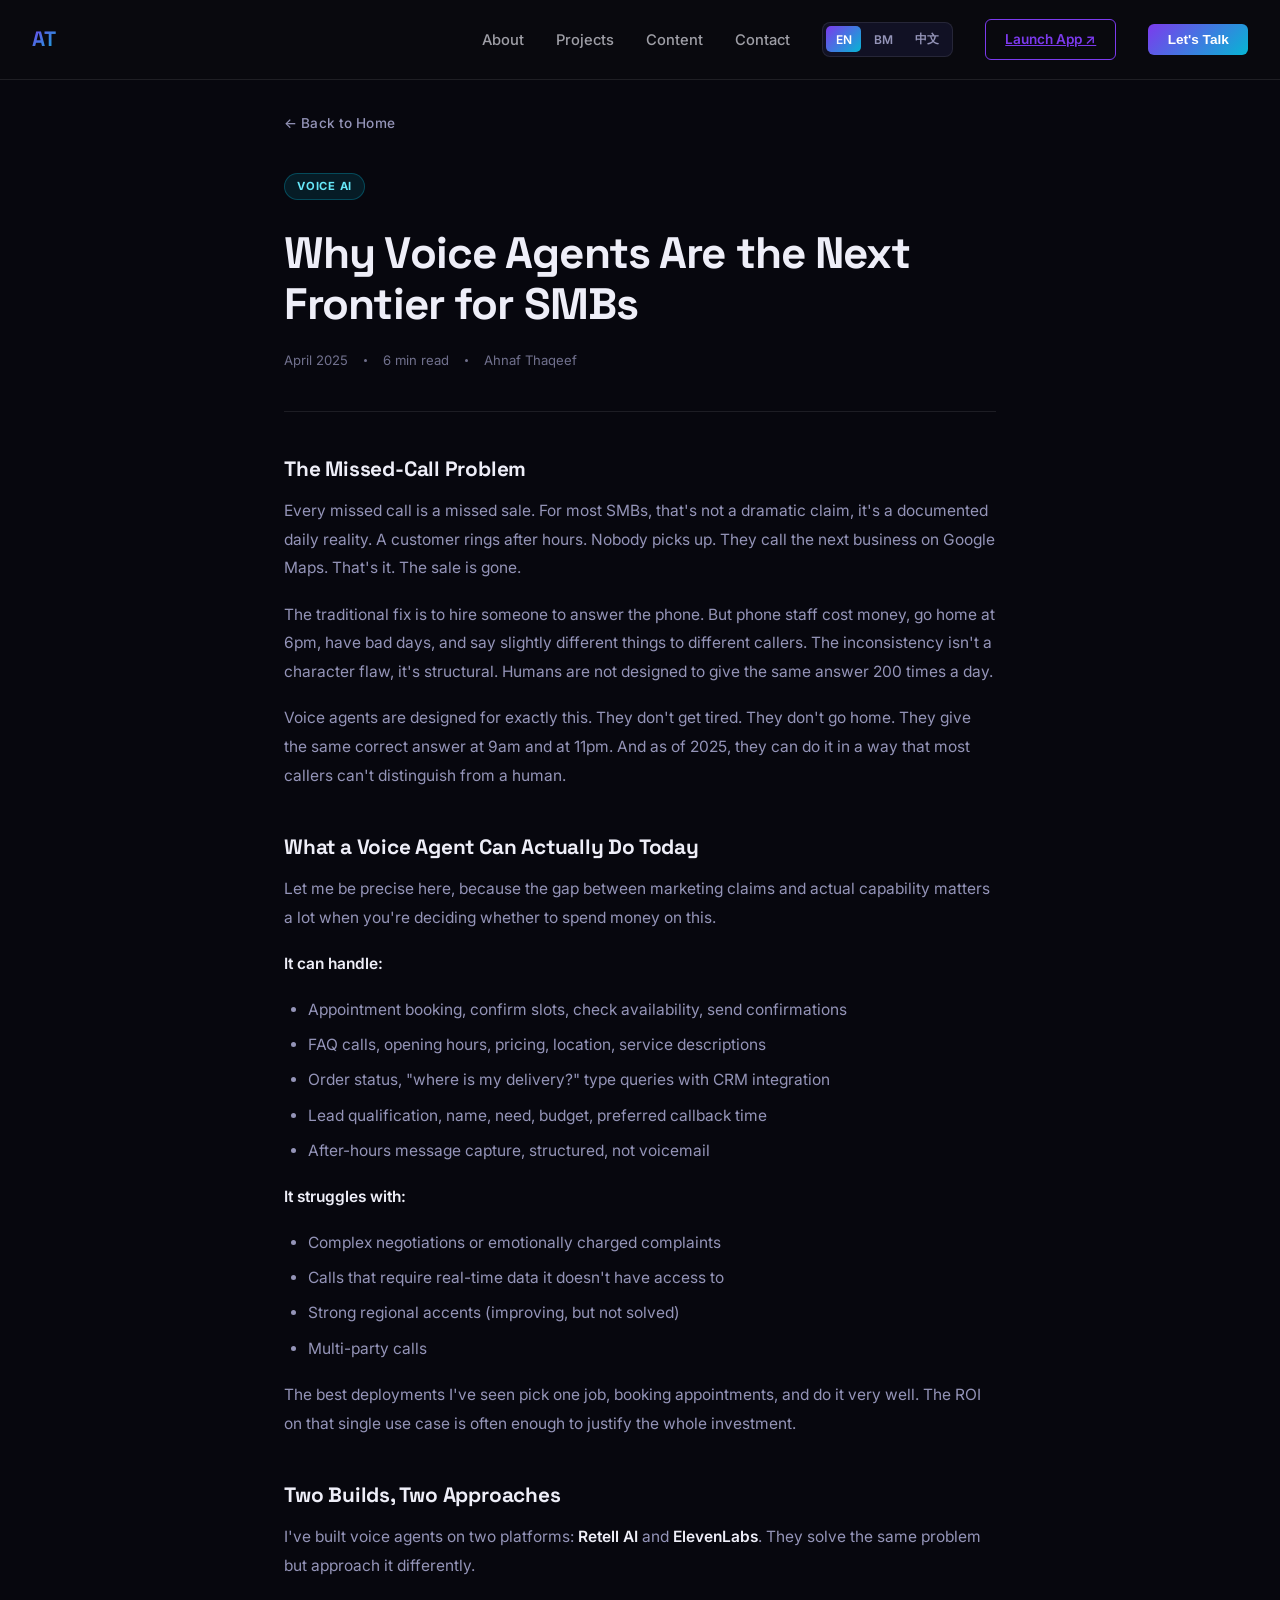
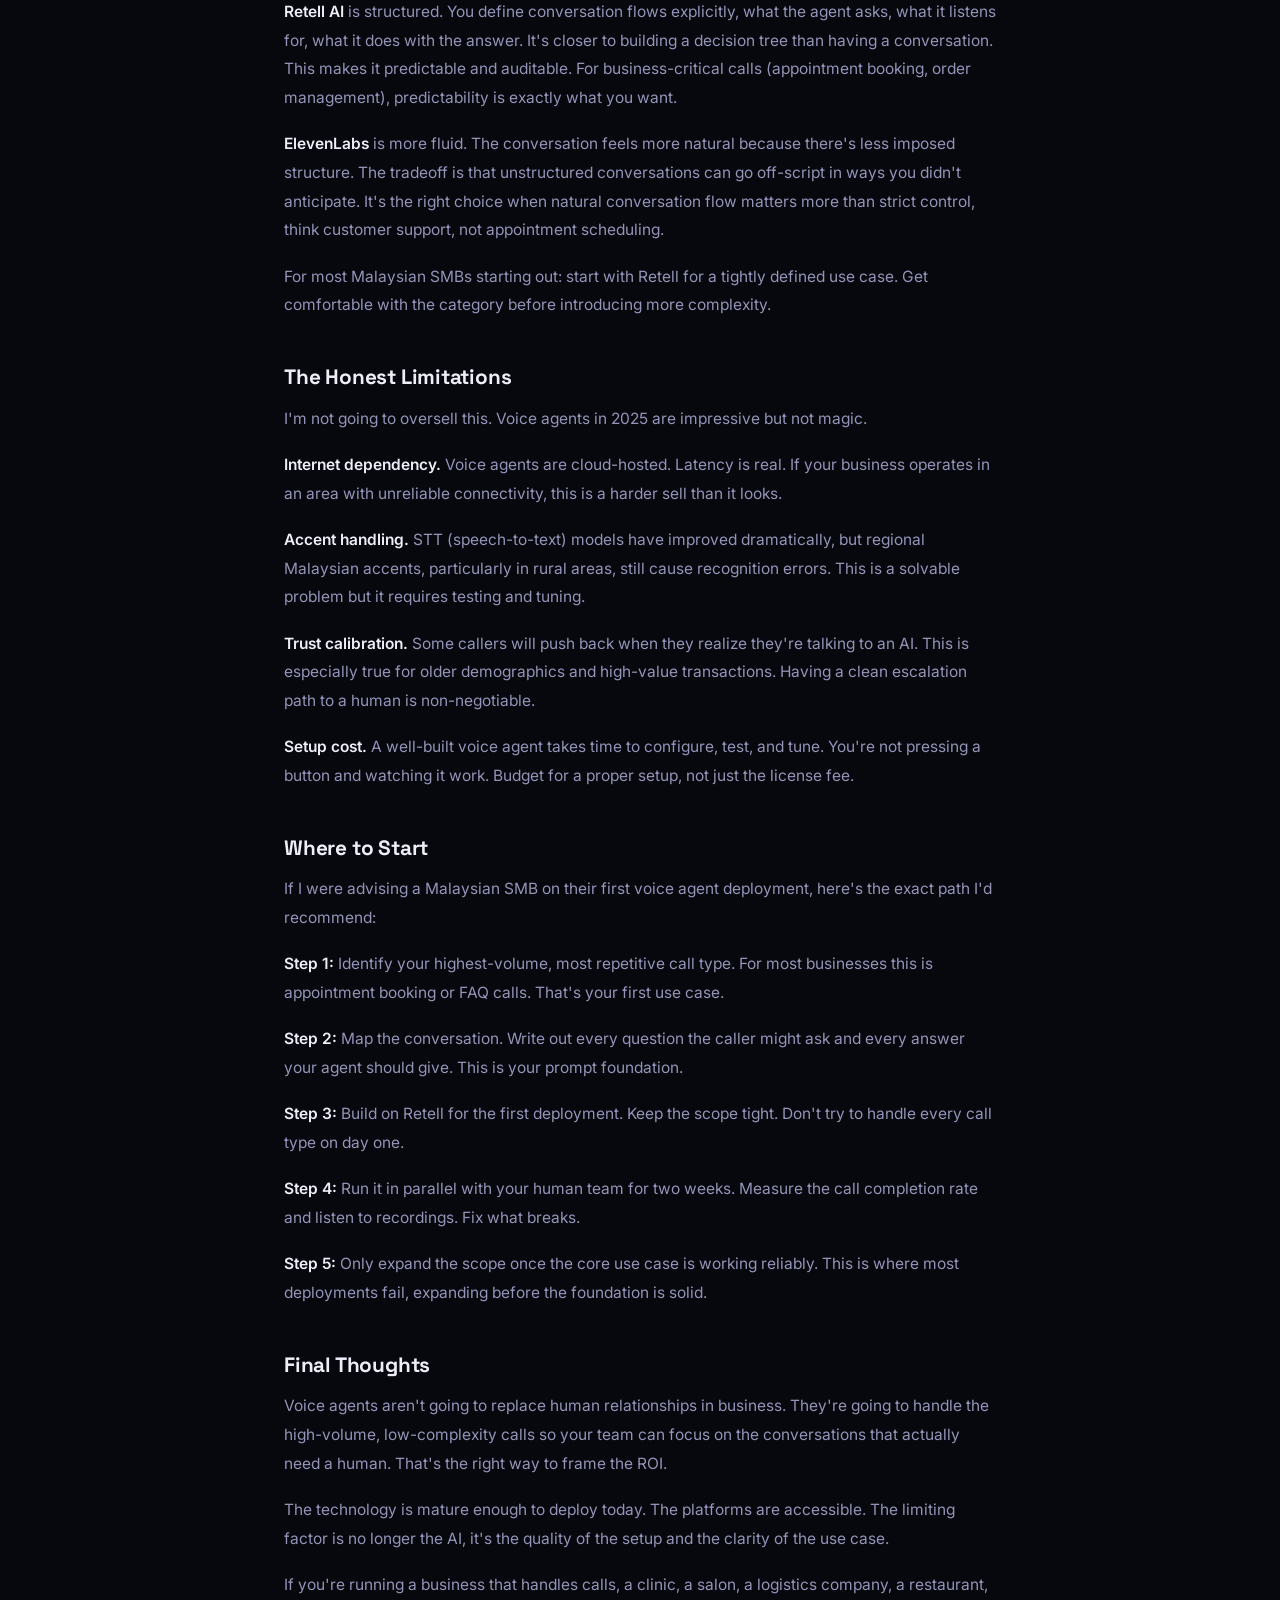
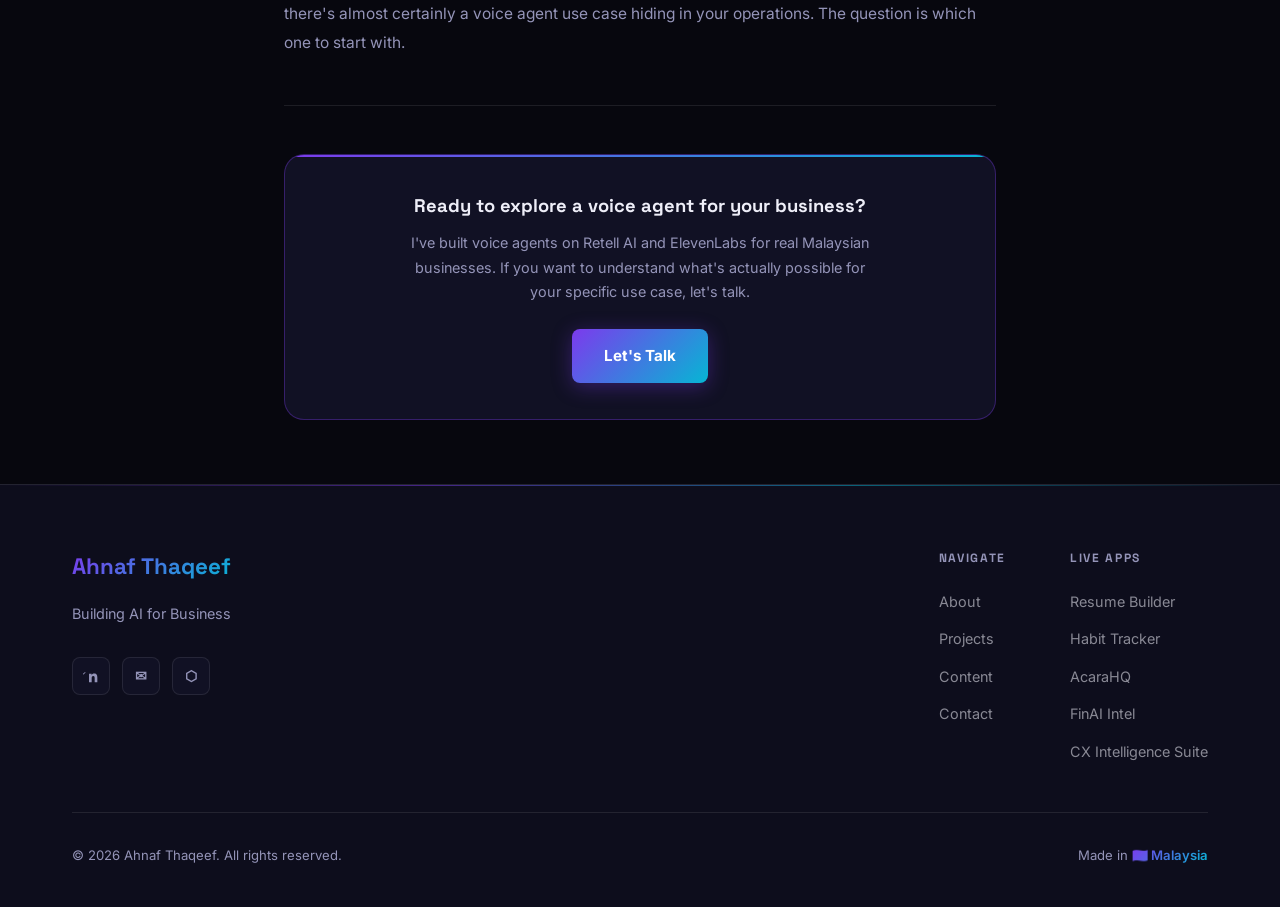
<file: blog/why-voice-agents.html>
<!DOCTYPE html>
<html lang="en">
<head>
  <meta charset="UTF-8" />
  <meta name="viewport" content="width=device-width, initial-scale=1.0" />
  <title>Why Voice Agents Are the Next Frontier for SMBs, Ahnaf Thaqeef</title>
  <meta name="description" content="Most businesses still use humans for calls that could be handled by AI. Here's what's actually possible today." />
  <meta name="og:title" content="Why Voice Agents Are the Next Frontier for SMBs, Ahnaf Thaqeef" />
  <meta name="og:url" content="https://aibizmy.com/blog/why-voice-agents.html" />
  <link rel="stylesheet" href="../css/style.css?v=2" />
  <link rel="stylesheet" href="../css/blog.css?v=1" />
  <link rel="preconnect" href="https://fonts.googleapis.com" />
  <link href="https://fonts.googleapis.com/css2?family=Inter:wght@300;400;500;600;700;900&family=Space+Grotesk:wght@400;500;700&display=swap" rel="stylesheet" />
</head>
<body>

  <!-- NAV -->
  <nav id="navbar">
    <a href="/" class="nav-logo">AT</a>
    <ul class="nav-links">
      <li><a href="/#about" data-i18n="nav-about">About</a></li>
      <li><a href="/#projects" data-i18n="nav-projects">Projects</a></li>
      <li><a href="/#blog" data-i18n="nav-content">Content</a></li>
      <li><a href="/#contact" data-i18n="nav-contact">Contact</a></li>
    </ul>
    <div class="lang-switcher">
      <button class="lang-btn active" data-lang="en">EN</button>
      <button class="lang-btn" data-lang="my">BM</button>
      <button class="lang-btn" data-lang="zh">中文</button>
    </div>
    <a href="https://resume.aibizmy.com" target="_blank" rel="noopener" class="nav-app-btn">Launch App ↗</a>
    <button class="nav-cta" onclick="window.location.href='/#contact'" data-i18n="nav-cta">Let's Talk</button>
    <button class="hamburger" id="hamburger" aria-label="Menu">&#9776;</button>
  </nav>

  <!-- MOBILE MENU -->
  <div class="mobile-menu" id="mobileMenu">
    <button class="close-menu" id="closeMenu">&#10005;</button>
    <ul>
      <li><a href="/#about" class="mob-link" data-i18n="nav-about">About</a></li>
      <li><a href="/#projects" class="mob-link" data-i18n="nav-projects">Projects</a></li>
      <li><a href="/#blog" class="mob-link" data-i18n="nav-content">Content</a></li>
      <li><a href="/#contact" class="mob-link" data-i18n="nav-contact">Contact</a></li>
    </ul>
    <div class="lang-switcher-mob">
      <button class="lang-btn" data-lang="en">EN</button>
      <button class="lang-btn" data-lang="my">BM</button>
      <button class="lang-btn" data-lang="zh">中文</button>
    </div>
  </div>

  <!-- ARTICLE -->
  <div class="article-wrap">
    <div class="article-container">

      <a href="/" class="article-back" data-i18n="back-link">← Back to Home</a>

      <div class="article-hero">
        <div class="article-tag" data-i18n="article-tag">VOICE AI</div>
        <h1 class="article-title" data-i18n="article-title">Why Voice Agents Are the Next Frontier for SMBs</h1>
        <div class="article-meta">
          <span data-i18n="meta-date">April 2025</span>
          <span class="article-meta-dot"></span>
          <span data-i18n="meta-read">6 min read</span>
          <span class="article-meta-dot"></span>
          <span>Ahnaf Thaqeef</span>
        </div>
      </div>

      <div class="article-section" data-i18n-html="s1">
        <h2>The Missed-Call Problem</h2>
        <p>Every missed call is a missed sale. For most SMBs, that's not a dramatic claim, it's a documented daily reality. A customer rings after hours. Nobody picks up. They call the next business on Google Maps. That's it. The sale is gone.</p>
        <p>The traditional fix is to hire someone to answer the phone. But phone staff cost money, go home at 6pm, have bad days, and say slightly different things to different callers. The inconsistency isn't a character flaw, it's structural. Humans are not designed to give the same answer 200 times a day.</p>
        <p>Voice agents are designed for exactly this. They don't get tired. They don't go home. They give the same correct answer at 9am and at 11pm. And as of 2025, they can do it in a way that most callers can't distinguish from a human.</p>
      </div>

      <div class="article-section" data-i18n-html="s2">
        <h2>What a Voice Agent Can Actually Do Today</h2>
        <p>Let me be precise here, because the gap between marketing claims and actual capability matters a lot when you're deciding whether to spend money on this.</p>
        <p><strong>It can handle:</strong></p>
        <ul>
          <li>Appointment booking, confirm slots, check availability, send confirmations</li>
          <li>FAQ calls, opening hours, pricing, location, service descriptions</li>
          <li>Order status, "where is my delivery?" type queries with CRM integration</li>
          <li>Lead qualification, name, need, budget, preferred callback time</li>
          <li>After-hours message capture, structured, not voicemail</li>
        </ul>
        <p><strong>It struggles with:</strong></p>
        <ul>
          <li>Complex negotiations or emotionally charged complaints</li>
          <li>Calls that require real-time data it doesn't have access to</li>
          <li>Strong regional accents (improving, but not solved)</li>
          <li>Multi-party calls</li>
        </ul>
        <p>The best deployments I've seen pick one job, booking appointments, and do it very well. The ROI on that single use case is often enough to justify the whole investment.</p>
      </div>

      <div class="article-section" data-i18n-html="s3">
        <h2>Two Builds, Two Approaches</h2>
        <p>I've built voice agents on two platforms: <strong>Retell AI</strong> and <strong>ElevenLabs</strong>. They solve the same problem but approach it differently.</p>
        <p><strong>Retell AI</strong> is structured. You define conversation flows explicitly, what the agent asks, what it listens for, what it does with the answer. It's closer to building a decision tree than having a conversation. This makes it predictable and auditable. For business-critical calls (appointment booking, order management), predictability is exactly what you want.</p>
        <p><strong>ElevenLabs</strong> is more fluid. The conversation feels more natural because there's less imposed structure. The tradeoff is that unstructured conversations can go off-script in ways you didn't anticipate. It's the right choice when natural conversation flow matters more than strict control, think customer support, not appointment scheduling.</p>
        <p>For most Malaysian SMBs starting out: start with Retell for a tightly defined use case. Get comfortable with the category before introducing more complexity.</p>
      </div>

      <div class="article-section" data-i18n-html="s4">
        <h2>The Honest Limitations</h2>
        <p>I'm not going to oversell this. Voice agents in 2025 are impressive but not magic.</p>
        <p><strong>Internet dependency.</strong> Voice agents are cloud-hosted. Latency is real. If your business operates in an area with unreliable connectivity, this is a harder sell than it looks.</p>
        <p><strong>Accent handling.</strong> STT (speech-to-text) models have improved dramatically, but regional Malaysian accents, particularly in rural areas, still cause recognition errors. This is a solvable problem but it requires testing and tuning.</p>
        <p><strong>Trust calibration.</strong> Some callers will push back when they realize they're talking to an AI. This is especially true for older demographics and high-value transactions. Having a clean escalation path to a human is non-negotiable.</p>
        <p><strong>Setup cost.</strong> A well-built voice agent takes time to configure, test, and tune. You're not pressing a button and watching it work. Budget for a proper setup, not just the license fee.</p>
      </div>

      <div class="article-section" data-i18n-html="s5">
        <h2>Where to Start</h2>
        <p>If I were advising a Malaysian SMB on their first voice agent deployment, here's the exact path I'd recommend:</p>
        <p><strong>Step 1:</strong> Identify your highest-volume, most repetitive call type. For most businesses this is appointment booking or FAQ calls. That's your first use case.</p>
        <p><strong>Step 2:</strong> Map the conversation. Write out every question the caller might ask and every answer your agent should give. This is your prompt foundation.</p>
        <p><strong>Step 3:</strong> Build on Retell for the first deployment. Keep the scope tight. Don't try to handle every call type on day one.</p>
        <p><strong>Step 4:</strong> Run it in parallel with your human team for two weeks. Measure the call completion rate and listen to recordings. Fix what breaks.</p>
        <p><strong>Step 5:</strong> Only expand the scope once the core use case is working reliably. This is where most deployments fail, expanding before the foundation is solid.</p>
      </div>

      <div class="article-section" data-i18n-html="s6">
        <h2>Final Thoughts</h2>
        <p>Voice agents aren't going to replace human relationships in business. They're going to handle the high-volume, low-complexity calls so your team can focus on the conversations that actually need a human. That's the right way to frame the ROI.</p>
        <p>The technology is mature enough to deploy today. The platforms are accessible. The limiting factor is no longer the AI, it's the quality of the setup and the clarity of the use case.</p>
        <p>If you're running a business that handles calls, a clinic, a salon, a logistics company, a restaurant, there's almost certainly a voice agent use case hiding in your operations. The question is which one to start with.</p>
      </div>

      <hr class="article-divider" />

      <div class="article-cta-box">
        <h3 data-i18n="cta-title">Ready to explore a voice agent for your business?</h3>
        <p data-i18n="cta-body">I've built voice agents on Retell AI and ElevenLabs for real Malaysian businesses. If you want to understand what's actually possible for your specific use case, let's talk.</p>
        <a href="/#contact" class="btn-primary" data-i18n="cta-btn">Let's Talk</a>
      </div>

    </div>
  </div>

  <!-- FOOTER -->
  <footer>
    <div class="container">
      <div class="footer-content">
        <div class="footer-brand">
          <div class="footer-logo">Ahnaf Thaqeef</div>
          <p class="footer-sub">Building AI for Business</p>
          <div class="footer-social">
            <a href="https://www.linkedin.com/in/muhamad-ahnaf-thaqeef-949ab014a/" target="_blank" rel="noopener" aria-label="LinkedIn">
              <svg xmlns="http://www.w3.org/2000/svg" viewBox="0 0 24 24" fill="currentColor" width="18" height="18">
                <path d="M20.447 20.452h-3.554v-5.569c0-1.328-.027-3.037-1.852-3.037-1.853 0-2.136 1.445-2.136 2.939v5.667H9.351V9h3.414v1.561h.046c.477-.9 1.637-1.85 3.37-1.85 3.601 0 4.267 2.37 4.267 5.455v6.286zM5.337 7.433c-1.144 0-2.063-.926-2.065 0-1.138.92-2.063 2.063-2.063 1.14 0 2.064.925 2.064 2.063 0 1.139-.925 2.065-2.064 2.065zm1.782 13.019H3.555V9h3.564v11.452zM22.225 0H1.771C.792 0 0 .774 0 1.729v20.542C0 23.227.792 24 1.771 24h20.451C23.2 24 24 23.227 24 22.271V1.729C24 .774 23.2 0 22.222 0h.003z"/>
              </svg>
            </a>
            <a href="mailto:hello@aibizmy.com" aria-label="Email">✉</a>
            <a href="https://aibizmy.com" target="_blank" rel="noopener" aria-label="Portfolio">⬡</a>
          </div>
        </div>
        <nav class="footer-nav" aria-label="Footer navigation">
          <div class="footer-nav-col">
            <h4>Navigate</h4>
            <ul>
              <li><a href="/#about">About</a></li>
              <li><a href="/#projects">Projects</a></li>
              <li><a href="/#blog">Content</a></li>
              <li><a href="/#contact">Contact</a></li>
            </ul>
          </div>
          <div class="footer-nav-col">
            <h4>Live Apps</h4>
            <ul>
              <li><a href="https://resume.aibizmy.com" target="_blank" rel="noopener">Resume Builder</a></li>
              <li><a href="https://habits.aibizmy.com" target="_blank" rel="noopener">Habit Tracker</a></li>
              <li><a href="https://events.aibizmy.com" target="_blank" rel="noopener">AcaraHQ</a></li>
              <li><a href="https://finai.aibizmy.com" target="_blank" rel="noopener">FinAI Intel</a></li>
              <li><a href="https://cx.aibizmy.com" target="_blank" rel="noopener">CX Intelligence Suite</a></li>
            </ul>
          </div>
        </nav>
      </div>
      <div class="footer-bottom">
        <p class="footer-copy">&copy; 2026 Ahnaf Thaqeef. All rights reserved.</p>
        <p class="footer-made">Made in <span>🇲🇾 Malaysia</span></p>
      </div>
    </div>
  </footer>

  <script>
    const translations = {
      en: {
        'nav-about': 'About', 'nav-projects': 'Projects', 'nav-content': 'Content',
        'nav-contact': 'Contact', 'nav-cta': "Let's Talk",
        'back-link': '← Back to Home',
        'article-tag': 'VOICE AI',
        'article-title': 'Why Voice Agents Are the Next Frontier for SMBs',
        'meta-date': 'April 2025',
        'meta-read': '6 min read',
        's1': '<h2>The Missed-Call Problem</h2><p>Every missed call is a missed sale. For most SMBs, that\'s not a dramatic claim, it\'s a documented daily reality. A customer rings after hours. Nobody picks up. They call the next business on Google Maps. That\'s it. The sale is gone.</p><p>The traditional fix is to hire someone to answer the phone. But phone staff cost money, go home at 6pm, have bad days, and say slightly different things to different callers. The inconsistency isn\'t a character flaw, it\'s structural. Humans are not designed to give the same answer 200 times a day.</p><p>Voice agents are designed for exactly this. They don\'t get tired. They don\'t go home. They give the same correct answer at 9am and at 11pm. And as of 2025, they can do it in a way that most callers can\'t distinguish from a human.</p>',
        's2': '<h2>What a Voice Agent Can Actually Do Today</h2><p>Let me be precise here, because the gap between marketing claims and actual capability matters a lot when you\'re deciding whether to spend money on this.</p><p><strong>It can handle:</strong></p><ul><li>Appointment booking, confirm slots, check availability, send confirmations</li><li>FAQ calls, opening hours, pricing, location, service descriptions</li><li>Order status, "where is my delivery?" type queries with CRM integration</li><li>Lead qualification, name, need, budget, preferred callback time</li><li>After-hours message capture, structured, not voicemail</li></ul><p><strong>It struggles with:</strong></p><ul><li>Complex negotiations or emotionally charged complaints</li><li>Calls that require real-time data it doesn\'t have access to</li><li>Strong regional accents (improving, but not solved)</li><li>Multi-party calls</li></ul><p>The best deployments I\'ve seen pick one job, booking appointments, and do it very well. The ROI on that single use case is often enough to justify the whole investment.</p>',
        's3': '<h2>Two Builds, Two Approaches</h2><p>I\'ve built voice agents on two platforms: <strong>Retell AI</strong> and <strong>ElevenLabs</strong>. They solve the same problem but approach it differently.</p><p><strong>Retell AI</strong> is structured. You define conversation flows explicitly, what the agent asks, what it listens for, what it does with the answer. It\'s closer to building a decision tree than having a conversation. This makes it predictable and auditable. For business-critical calls (appointment booking, order management), predictability is exactly what you want.</p><p><strong>ElevenLabs</strong> is more fluid. The conversation feels more natural because there\'s less imposed structure. The tradeoff is that unstructured conversations can go off-script in ways you didn\'t anticipate. It\'s the right choice when natural conversation flow matters more than strict control, think customer support, not appointment scheduling.</p><p>For most Malaysian SMBs starting out: start with Retell for a tightly defined use case. Get comfortable with the category before introducing more complexity.</p>',
        's4': '<h2>The Honest Limitations</h2><p>I\'m not going to oversell this. Voice agents in 2025 are impressive but not magic.</p><p><strong>Internet dependency.</strong> Voice agents are cloud-hosted. Latency is real. If your business operates in an area with unreliable connectivity, this is a harder sell than it looks.</p><p><strong>Accent handling.</strong> STT (speech-to-text) models have improved dramatically, but regional Malaysian accents, particularly in rural areas, still cause recognition errors. This is a solvable problem but it requires testing and tuning.</p><p><strong>Trust calibration.</strong> Some callers will push back when they realize they\'re talking to an AI. This is especially true for older demographics and high-value transactions. Having a clean escalation path to a human is non-negotiable.</p><p><strong>Setup cost.</strong> A well-built voice agent takes time to configure, test, and tune. You\'re not pressing a button and watching it work. Budget for a proper setup, not just the license fee.</p>',
        's5': '<h2>Where to Start</h2><p>If I were advising a Malaysian SMB on their first voice agent deployment, here\'s the exact path I\'d recommend:</p><p><strong>Step 1:</strong> Identify your highest-volume, most repetitive call type. For most businesses this is appointment booking or FAQ calls. That\'s your first use case.</p><p><strong>Step 2:</strong> Map the conversation. Write out every question the caller might ask and every answer your agent should give. This is your prompt foundation.</p><p><strong>Step 3:</strong> Build on Retell for the first deployment. Keep the scope tight. Don\'t try to handle every call type on day one.</p><p><strong>Step 4:</strong> Run it in parallel with your human team for two weeks. Measure the call completion rate and listen to recordings. Fix what breaks.</p><p><strong>Step 5:</strong> Only expand the scope once the core use case is working reliably. This is where most deployments fail, expanding before the foundation is solid.</p>',
        's6': '<h2>Final Thoughts</h2><p>Voice agents aren\'t going to replace human relationships in business. They\'re going to handle the high-volume, low-complexity calls so your team can focus on the conversations that actually need a human. That\'s the right way to frame the ROI.</p><p>The technology is mature enough to deploy today. The platforms are accessible. The limiting factor is no longer the AI, it\'s the quality of the setup and the clarity of the use case.</p><p>If you\'re running a business that handles calls, a clinic, a salon, a logistics company, a restaurant, there\'s almost certainly a voice agent use case hiding in your operations. The question is which one to start with.</p>',
        'cta-title': 'Ready to explore a voice agent for your business?',
        'cta-body': "I've built voice agents on Retell AI and ElevenLabs for real Malaysian businesses. If you want to understand what's actually possible for your specific use case, let's talk.",
        'cta-btn': "Let's Talk",
      },

      my: {
        'nav-about': 'Tentang', 'nav-projects': 'Projek', 'nav-content': 'Kandungan',
        'nav-contact': 'Hubungi', 'nav-cta': 'Jom Bincang',
        'back-link': '← Kembali ke Laman Utama',
        'article-tag': 'SUARA AI',
        'article-title': 'Mengapa Ejen Suara Adalah Sempadan Seterusnya untuk PKS',
        'meta-date': 'April 2025',
        'meta-read': '6 minit bacaan',
        's1': '<h2>Masalah Panggilan Terlepas</h2><p>Setiap panggilan yang terlepas adalah jualan yang hilang. Bagi kebanyakan PKS, ini bukan dakwaan yang dramatik, ia adalah realiti harian yang didokumentasikan. Pelanggan menghubungi selepas waktu pejabat. Tiada siapa yang mengangkat. Mereka hubungi perniagaan seterusnya di Google Maps. Selesai. Jualan itu sudah pergi.</p><p>Penyelesaian tradisional adalah mengambil pekerja untuk menjawab telefon. Tetapi kakitangan telefon memerlukan wang, balik rumah pukul 6 petang, ada hari yang buruk, dan mungkin memberitahu perkara yang sedikit berbeza kepada pemanggil yang berbeza. Ketidakkonsistenan ini bukan kecacatan peribadi, ia adalah struktural. Manusia tidak direka untuk memberikan jawapan yang sama 200 kali sehari.</p><p>Ejen suara direka khusus untuk ini. Mereka tidak penat. Mereka tidak balik rumah. Mereka memberikan jawapan yang sama dan betul pada pukul 9 pagi dan pukul 11 malam. Dan mulai 2025, mereka boleh melakukannya dengan cara yang kebanyakan pemanggil tidak dapat bezakan daripada manusia.</p>',
        's2': '<h2>Apa Yang Ejen Suara Boleh Buat Hari Ini</h2><p>Izinkan saya tepat di sini, kerana jurang antara tuntutan pemasaran dan keupayaan sebenar sangat penting apabila anda memutuskan sama ada untuk melabur dalam ini.</p><p><strong>Ia boleh mengendalikan:</strong></p><ul><li>Tempahan janji temu, sahkan slot, semak ketersediaan, hantar pengesahan</li><li>Panggilan FAQ, waktu operasi, harga, lokasi, penerangan perkhidmatan</li><li>Status pesanan, pertanyaan "di mana penghantaran saya?" dengan integrasi CRM</li><li>Kelayakan prospek, nama, keperluan, bajet, masa panggilan balik pilihan</li><li>Tangkap mesej selepas waktu, berstruktur, bukan surat suara</li></ul><p><strong>Ia susah untuk:</strong></p><ul><li>Rundingan kompleks atau aduan yang melibatkan emosi</li><li>Panggilan yang memerlukan data masa nyata yang tidak dapat diaksesnya</li><li>Loghat tempatan yang kuat (bertambah baik, tetapi belum selesai)</li><li>Panggilan berbilang pihak</li></ul><p>Penggunaan terbaik yang saya lihat memilih satu tugas, tempahan janji temu, dan melakukannya dengan sangat baik. ROI daripada kes penggunaan tunggal itu selalunya cukup untuk mewajarkan keseluruhan pelaburan.</p>',
        's3': '<h2>Dua Binaan, Dua Pendekatan</h2><p>Saya telah membina ejen suara pada dua platform: <strong>Retell AI</strong> dan <strong>ElevenLabs</strong>. Mereka menyelesaikan masalah yang sama tetapi mendekatinya secara berbeza.</p><p><strong>Retell AI</strong> adalah berstruktur. Anda mentakrifkan aliran perbualan secara eksplisit, apa yang ejen tanya, apa yang ia dengar, apa yang dilakukannya dengan jawapan. Ia lebih dekat dengan membina pokok keputusan daripada mengadakan perbualan. Ini menjadikannya boleh diramal dan boleh diaudit. Untuk panggilan kritikal perniagaan, kebolehramalan adalah tepat apa yang anda mahukan.</p><p><strong>ElevenLabs</strong> lebih lancar. Perbualan terasa lebih semula jadi kerana terdapat lebih sedikit struktur yang dikenakan. Pertukaran risikonya ialah perbualan tidak berstruktur boleh keluar dari skrip dengan cara yang tidak anda jangkakan. Ia adalah pilihan yang tepat apabila aliran perbualan semula jadi lebih penting daripada kawalan ketat.</p><p>Untuk kebanyakan PKS Malaysia yang baru bermula: mulakan dengan Retell untuk kes penggunaan yang ditakrifkan dengan ketat. Selesa dengan kategori itu sebelum memperkenalkan lebih banyak kerumitan.</p>',
        's4': '<h2>Had Yang Jujur</h2><p>Saya tidak akan melebih-lebihkan ini. Ejen suara pada 2025 adalah mengagumkan tetapi bukan sihir.</p><p><strong>Kebergantungan Internet.</strong> Ejen suara dihoskan di awan. Kependaman adalah nyata. Jika perniagaan anda beroperasi di kawasan dengan sambungan yang tidak boleh dipercayai, ini adalah lebih sukar daripada yang kelihatan.</p><p><strong>Pengendalian loghat.</strong> Model STT telah bertambah baik dengan ketara, tetapi loghat Malaysia tempatan, terutamanya di kawasan luar bandar, masih menyebabkan ralat pengiktirafan. Ini adalah masalah yang boleh diselesaikan tetapi memerlukan pengujian dan penalaan.</p><p><strong>Kalibrasi kepercayaan.</strong> Sesetengah pemanggil akan membantah apabila mereka sedar mereka bercakap dengan AI. Mempunyai laluan eskalasi yang bersih kepada manusia adalah tidak boleh ditolak.</p><p><strong>Kos persediaan.</strong> Ejen suara yang dibina dengan baik memerlukan masa untuk dikonfigurasi, diuji, dan dilaraskan. Anggarkan persediaan yang betul, bukan hanya yuran lesen.</p>',
        's5': '<h2>Dari Mana Nak Mulakan</h2><p>Jika saya menasihati PKS Malaysia tentang penggunaan ejen suara pertama mereka, inilah laluan tepat yang akan saya cadangkan:</p><p><strong>Langkah 1:</strong> Kenal pasti jenis panggilan bervolum tinggi dan paling berulang anda. Bagi kebanyakan perniagaan ini adalah tempahan janji temu atau panggilan FAQ.</p><p><strong>Langkah 2:</strong> Petakan perbualan. Tuliskan setiap soalan yang mungkin ditanya pemanggil dan setiap jawapan yang patut diberikan ejen anda. Ini adalah asas prompt anda.</p><p><strong>Langkah 3:</strong> Bina di atas Retell untuk penggunaan pertama. Kekalkan skop yang ketat. Jangan cuba kendalikan setiap jenis panggilan pada hari pertama.</p><p><strong>Langkah 4:</strong> Jalankan selari dengan pasukan manusia anda selama dua minggu. Ukur kadar penyelesaian panggilan dan dengar rakaman. Betulkan apa yang rosak.</p><p><strong>Langkah 5:</strong> Hanya perluaskan skop setelah kes penggunaan teras berfungsi dengan boleh dipercayai. Di sinilah kebanyakan penggunaan gagal.</p>',
        's6': '<h2>Pemikiran Akhir</h2><p>Ejen suara tidak akan menggantikan hubungan manusia dalam perniagaan. Mereka akan mengendalikan panggilan bervolum tinggi dan berkompleksiti rendah supaya pasukan anda boleh fokus pada perbualan yang benar-benar memerlukan manusia. Itulah cara yang betul untuk mengfrema ROI.</p><p>Teknologinya sudah matang untuk digunakan hari ini. Platformnya mudah diakses. Faktor pengehad bukan lagi AI, ia adalah kualiti persediaan dan kejelasan kes penggunaan.</p><p>Jika anda menjalankan perniagaan yang mengendalikan panggilan, klinik, salun, syarikat logistik, restoran, hampir pasti ada kes penggunaan ejen suara yang tersembunyi dalam operasi anda. Soalannya adalah yang mana satu untuk dimulakan.</p>',
        'cta-title': 'Bersedia untuk terokai ejen suara untuk perniagaan anda?',
        'cta-body': 'Saya telah membina ejen suara di Retell AI dan ElevenLabs untuk perniagaan Malaysia sebenar. Jika anda ingin faham apa yang benar-benar mungkin untuk kes penggunaan khusus anda, jom bincang.',
        'cta-btn': 'Jom Bincang',
      },

      zh: {
        'nav-about': '关于', 'nav-projects': '项目', 'nav-content': '内容',
        'nav-contact': '联系', 'nav-cta': '开始合作',
        'back-link': '← 返回首页',
        'article-tag': '语音 AI',
        'article-title': '为什么语音助手是中小企业的下一个前沿',
        'meta-date': '2025年4月',
        'meta-read': '约6分钟',
        's1': '<h2>未接来电问题</h2><p>每一个未接来电都是一笔失去的生意。对大多数中小企业来说，这不是什么夸张的说法——这是有据可查的日常现实。客户下班后打来。没人接。他们打开谷歌地图，联系下一家。就这样，这笔生意没了。</p><p>传统的解决方案是雇人接电话。但电话员工要花钱，下午六点就回家，也有状态不好的时候，还可能对不同来电者说出稍有不同的内容。这种不一致不是个人问题——它是结构性的。人类天生就不适合一天重复给出同一个答案200次。</p><p>语音助手就是为这个而生的。它不会疲倦。它不下班回家。它在早上9点和晚上11点都给出同样正确的答案。而且到了2025年，它能做到让大多数来电者分辨不出和真人的区别。</p>',
        's2': '<h2>语音助手今天真正能做什么</h2><p>让我说得精准一点，因为营销宣传和实际能力之间的差距，在你决定是否投入这笔钱时至关重要。</p><p><strong>它能处理：</strong></p><ul><li>预约管理——确认时段、查询空档、发送确认</li><li>FAQ来电——营业时间、价格、地址、服务说明</li><li>订单状态——"我的快递在哪？"类型的查询，需要CRM集成</li><li>潜客资质确认——姓名、需求、预算、期望回电时间</li><li>非营业时间留言——结构化记录，不是语音信箱</li></ul><p><strong>它处理不好：</strong></p><ul><li>复杂谈判或涉及情绪的投诉</li><li>需要它无法获取的实时数据的来电</li><li>较重的地区口音（在改善中，但尚未解决）</li><li>多方通话</li></ul><p>我见过效果最好的部署，都是选定一个任务——预约管理——然后把它做得很好。这个单一场景的ROI，往往就足以证明整个投入是值得的。</p>',
        's3': '<h2>两种构建，两种思路</h2><p>我在两个平台上构建过语音助手：<strong>Retell AI</strong> 和 <strong>ElevenLabs</strong>。它们解决同一个问题，但方式不同。</p><p><strong>Retell AI</strong> 是结构化的。你显式定义对话流程——助手问什么、监听什么、对答案做什么。这更像是构建决策树，而不是自由对话。这让它可预期、可审计。对于业务关键型来电，可预期性正是你想要的。</p><p><strong>ElevenLabs</strong> 更流畅。由于结构约束较少，对话感觉更自然。代价是非结构化对话可能以你意想不到的方式偏离剧本。当自然对话流程比严格控制更重要时，它是正确选择。</p><p>对于大多数刚起步的马来西亚中小企业：先用Retell处理一个明确定义的场景。在引入更多复杂性之前，先对这个品类建立信心。</p>',
        's4': '<h2>诚实的局限性</h2><p>我不打算过度美化。2025年的语音助手令人印象深刻，但不是魔法。</p><p><strong>网络依赖。</strong> 语音助手部署在云端。延迟是真实存在的。如果你的业务在网络不稳定的地区运营，这比看起来要难推。</p><p><strong>口音识别。</strong> 语音转文字模型已经大幅改进，但马来西亚本地口音——尤其是农村地区——仍会导致识别错误。这是可以解决的问题，但需要测试和调优。</p><p><strong>信任校准。</strong> 部分来电者在意识到自己在和AI说话时会有抵触。这在年长群体和高价值交易中尤为明显。设置一条清晰的转接人工路径，不可省略。</p><p><strong>设置成本。</strong> 一个构建良好的语音助手需要时间来配置、测试和调优。预算要包含合理的设置成本，不只是授权费。</p>',
        's5': '<h2>从哪里开始</h2><p>如果我在为一家马来西亚中小企业的首次语音助手部署提供建议，我会推荐这个具体路径：</p><p><strong>第一步：</strong> 识别你量最大、最重复的来电类型。对大多数企业来说是预约或FAQ来电。这就是你的第一个场景。</p><p><strong>第二步：</strong> 梳理对话流程。写下来电者可能问的每一个问题，以及你的助手应该给出的每一个答案。这是你的提示词基础。</p><p><strong>第三步：</strong> 第一次部署选用Retell。保持范围收窄。第一天不要试图处理所有来电类型。</p><p><strong>第四步：</strong> 与你的人工团队并行运行两周。衡量通话完成率，听录音，修复问题。</p><p><strong>第五步：</strong> 只有在核心场景可靠运转之后，才扩展范围。这是大多数部署失败的地方。</p>',
        's6': '<h2>结语</h2><p>语音助手不会取代商业中的人际关系。它们会处理高量、低复杂度的来电，让你的团队专注于真正需要人工介入的对话。这才是看待ROI的正确方式。</p><p>这项技术今天已经成熟到可以部署了。平台是可接触的。限制因素不再是AI本身——而是设置质量和场景定义的清晰度。</p><p>如果你经营的业务涉及电话——诊所、美容院、物流公司、餐厅——你的运营中几乎肯定藏着一个语音助手场景。问题只是从哪个开始。</p>',
        'cta-title': '准备好为您的业务探索语音助手了吗？',
        'cta-body': '我已经在Retell AI和ElevenLabs上为真实的马来西亚企业构建了语音助手。如果你想了解针对你具体场景实际可能实现什么，我们来聊聊。',
        'cta-btn': '开始合作',
      }
    };

    function setLanguage(lang) {
      const t = translations[lang];
      if (!t) return;
      document.querySelectorAll('[data-i18n]').forEach(el => {
        const key = el.getAttribute('data-i18n');
        if (t[key] !== undefined) el.textContent = t[key];
      });
      document.querySelectorAll('[data-i18n-html]').forEach(el => {
        const key = el.getAttribute('data-i18n-html');
        if (t[key] !== undefined) el.innerHTML = t[key];
      });
      document.querySelectorAll('.lang-btn').forEach(btn => {
        btn.classList.toggle('active', btn.getAttribute('data-lang') === lang);
      });
      document.documentElement.lang = lang === 'my' ? 'ms' : lang === 'zh' ? 'zh' : 'en';
      localStorage.setItem('lang', lang);
    }

    document.addEventListener('DOMContentLoaded', () => {
      const savedLang = localStorage.getItem('lang') || 'en';
      setLanguage(savedLang);

      document.querySelectorAll('.lang-btn').forEach(btn => {
        btn.addEventListener('click', () => {
          setLanguage(btn.getAttribute('data-lang'));
          document.getElementById('mobileMenu').classList.remove('open');
        });
      });

      document.getElementById('hamburger').addEventListener('click', () => {
        document.getElementById('mobileMenu').classList.add('open');
      });
      document.getElementById('closeMenu').addEventListener('click', () => {
        document.getElementById('mobileMenu').classList.remove('open');
      });
      document.querySelectorAll('.mob-link').forEach(l => {
        l.addEventListener('click', () => {
          document.getElementById('mobileMenu').classList.remove('open');
        });
      });
    });
  </script>

</body>
</html>
</file>
<file: css/style.css>
/* =============================================
   AHNAF THAQEEF — PORTFOLIO
   Bold & Creative Theme
   ============================================= */

:root {
  --bg: #07070e;
  --bg2: #0d0d1c;
  --surface: #111124;
  --surface2: #181830;
  --border: rgba(255,255,255,0.09);
  --border-accent: rgba(124,58,237,0.35);
  --text: #eeeef8;
  --text-muted: #9494b8;
  --text-dim: #6666888;
  --accent1: #7c3aed;
  --accent1-light: #a78bfa;
  --accent2: #06b6d4;
  --accent2-light: #67e8f9;
  --accent3: #f59e0b;
  --green: #22c55e;
  --gradient: linear-gradient(135deg, #7c3aed, #06b6d4);
  --gradient-warm: linear-gradient(135deg, #f59e0b, #ef4444);
  --glow1: rgba(124,58,237,0.18);
  --glow2: rgba(6,182,212,0.12);
  --font-main: 'Space Grotesk', 'Inter', sans-serif;
  --font-body: 'Inter', sans-serif;
  --radius-sm: 8px;
  --radius-md: 12px;
  --radius-lg: 20px;
  --shadow-card: 0 4px 24px rgba(0,0,0,0.35);
  --shadow-glow: 0 0 40px rgba(124,58,237,0.12);
}

*, *::before, *::after { box-sizing: border-box; margin: 0; padding: 0; }

html { scroll-behavior: smooth; }

body {
  background: var(--bg);
  color: var(--text);
  font-family: var(--font-body);
  line-height: 1.65;
  overflow-x: hidden;
  -webkit-font-smoothing: antialiased;
  -moz-osx-font-smoothing: grayscale;
}

/* ---- UTILITIES ---- */
.container { max-width: 1200px; margin: 0 auto; padding: 0 2rem; }
.gradient-text {
  background: var(--gradient);
  -webkit-background-clip: text;
  -webkit-text-fill-color: transparent;
  background-clip: text;
  background-size: 200% 200%;
  animation: gradientShift 6s ease infinite;
}
@keyframes gradientShift {
  0% { background-position: 0% 50%; }
  50% { background-position: 100% 50%; }
  100% { background-position: 0% 50%; }
}
.section-label {
  display: inline-flex;
  align-items: center;
  gap: 0.5rem;
  font-size: 0.72rem;
  font-weight: 700;
  letter-spacing: 0.22em;
  text-transform: uppercase;
  color: var(--accent2);
  margin-bottom: 1.2rem;
}
.section-label::before {
  content: '';
  display: inline-block;
  width: 20px;
  height: 2px;
  background: var(--accent2);
  border-radius: 2px;
}
.section-title {
  font-family: var(--font-main);
  font-size: clamp(2.4rem, 4.8vw, 3.5rem);
  font-weight: 800;
  line-height: 1.1;
  letter-spacing: -0.025em;
  margin-bottom: 1.5rem;
}
.section-sub {
  color: var(--text-muted);
  font-size: 1.1rem;
  max-width: 580px;
  margin-bottom: 3.5rem;
  line-height: 1.75;
}
.tag {
  display: inline-block;
  padding: 0.35rem 0.9rem;
  background: var(--surface2);
  border: 1px solid var(--border-accent);
  border-radius: 100px;
  font-size: 0.78rem;
  font-weight: 500;
  color: var(--accent1-light);
  margin: 0.25rem;
  transition: background 0.2s, border-color 0.2s;
}
.tag:hover {
  background: rgba(124,58,237,0.18);
  border-color: var(--accent1);
}
.btn-primary {
  display: inline-flex;
  align-items: center;
  gap: 0.5rem;
  padding: 0.9rem 2rem;
  background: var(--gradient);
  color: #fff;
  font-weight: 700;
  font-size: 0.95rem;
  border: none;
  border-radius: var(--radius-sm);
  cursor: pointer;
  transition: opacity 0.2s, transform 0.2s, box-shadow 0.2s;
  text-decoration: none;
  box-shadow: 0 4px 20px rgba(124,58,237,0.35);
}
.btn-primary:hover {
  opacity: 0.9;
  transform: translateY(-2px);
  box-shadow: 0 8px 28px rgba(124,58,237,0.5);
}
.btn-ghost {
  display: inline-flex;
  align-items: center;
  padding: 0.9rem 2rem;
  background: transparent;
  color: var(--text);
  font-weight: 600;
  font-size: 0.95rem;
  border: 1px solid var(--border);
  border-radius: var(--radius-sm);
  cursor: pointer;
  transition: border-color 0.2s, background 0.2s, transform 0.2s;
}
.btn-ghost:hover {
  border-color: var(--accent1);
  background: rgba(124,58,237,0.08);
  transform: translateY(-2px);
}
.full-width { width: 100%; justify-content: center; }

/* ---- NAV ---- */
#navbar {
  position: fixed;
  top: 0; left: 0; right: 0;
  z-index: 100;
  display: flex;
  align-items: center;
  gap: 2rem;
  padding: 1.2rem 2rem;
  background: rgba(10, 10, 15, 0.8);
  backdrop-filter: blur(16px);
  border-bottom: 1px solid var(--border);
  transition: padding 0.3s;
}
#navbar.scrolled { padding: 0.8rem 2rem; }
.nav-logo {
  font-family: var(--font-main);
  font-weight: 700;
  font-size: 1.3rem;
  background: var(--gradient);
  -webkit-background-clip: text;
  -webkit-text-fill-color: transparent;
  background-clip: text;
  margin-right: auto;
}
.nav-links {
  display: flex;
  gap: 2rem;
  list-style: none;
}
.nav-links a {
  color: rgba(240,240,248,0.65);
  text-decoration: none;
  font-size: 0.92rem;
  font-weight: 500;
  transition: color 0.2s;
  position: relative;
  padding-bottom: 2px;
}
.nav-links a::after {
  content: '';
  position: absolute;
  bottom: -2px;
  left: 0;
  right: 0;
  height: 2px;
  background: var(--gradient);
  border-radius: 2px;
  transform: scaleX(0);
  transition: transform 0.25s ease;
}
.nav-links a:hover { color: var(--text); }
.nav-links a:hover::after,
.nav-links a.active::after { transform: scaleX(1); }
.nav-links a.active { color: var(--text); }
.nav-cta {
  padding: 0.5rem 1.2rem;
  background: var(--gradient);
  color: #fff;
  font-weight: 600;
  font-size: 0.85rem;
  border: none;
  border-radius: 6px;
  cursor: pointer;
  transition: opacity 0.2s;
}
.nav-cta:hover { opacity: 0.85; }
.nav-app-dropdown {
  position: relative;
  display: inline-block;
}
.nav-app-btn {
  padding: 0.5rem 1.2rem;
  background: transparent;
  color: var(--accent1);
  font-weight: 600;
  font-size: 0.85rem;
  border: 1px solid var(--accent1);
  border-radius: 6px;
  cursor: pointer;
  font-family: inherit;
  transition: background 0.2s, color 0.2s;
}
.nav-app-btn:hover { background: var(--accent1); color: #fff; }
.nav-app-menu {
  position: absolute;
  top: calc(100% + 8px);
  right: 0;
  min-width: 220px;
  background: var(--card-bg);
  border: 1px solid var(--border);
  border-radius: 8px;
  padding: 6px 0;
  list-style: none;
  margin: 0;
  opacity: 0;
  pointer-events: none;
  transform: translateY(-6px);
  transition: opacity 0.18s, transform 0.18s;
  z-index: 200;
}
.nav-app-dropdown.open .nav-app-menu {
  opacity: 1;
  pointer-events: auto;
  transform: translateY(0);
}
.nav-app-menu li a {
  display: block;
  padding: 9px 16px;
  color: var(--text);
  font-size: 0.85rem;
  text-decoration: none;
  transition: background 0.15s, color 0.15s;
}
.nav-app-menu li a:hover { background: var(--accent1); color: #fff; }

/* Lang Switcher */
.lang-switcher {
  display: flex;
  gap: 0.2rem;
  background: var(--surface);
  border: 1px solid var(--border);
  border-radius: 8px;
  padding: 0.2rem;
}
.lang-btn {
  background: none;
  border: none;
  color: var(--text-muted);
  font-size: 0.75rem;
  font-weight: 600;
  padding: 0.28rem 0.6rem;
  border-radius: 5px;
  cursor: pointer;
  transition: background 0.2s, color 0.2s;
  font-family: var(--font-body);
  white-space: nowrap;
}
.lang-btn:hover { color: var(--text); }
.lang-btn.active { background: var(--gradient); color: #fff; }
.lang-switcher-mob {
  display: flex;
  gap: 0.5rem;
  margin-top: 1.5rem;
}
.lang-switcher-mob .lang-btn {
  font-size: 1rem;
  padding: 0.5rem 1.2rem;
  border: 1px solid var(--border);
  border-radius: 8px;
}
.hamburger {
  display: none;
  background: none;
  border: none;
  color: var(--text);
  font-size: 1.4rem;
  cursor: pointer;
}

/* Mobile Menu */
.mobile-menu {
  display: none;
  position: fixed;
  inset: 0;
  background: var(--bg);
  z-index: 200;
  flex-direction: column;
  align-items: center;
  justify-content: center;
  gap: 2rem;
}
.mobile-menu.open { display: flex; }
.mobile-menu ul { list-style: none; text-align: center; }
.mobile-menu ul li { margin: 1.2rem 0; }
.mobile-menu ul li a {
  font-size: 2rem;
  font-weight: 700;
  color: var(--text);
  text-decoration: none;
  font-family: var(--font-main);
}
.close-menu {
  position: absolute;
  top: 1.5rem; right: 2rem;
  background: none;
  border: none;
  color: var(--text);
  font-size: 1.5rem;
  cursor: pointer;
}

/* ---- HERO ---- */
#hero {
  position: relative;
  min-height: 100vh;
  display: flex;
  align-items: center;
  overflow: hidden;
  padding-top: 80px;
  background-image:
    linear-gradient(rgba(124,58,237,0.03) 1px, transparent 1px),
    linear-gradient(90deg, rgba(124,58,237,0.03) 1px, transparent 1px);
  background-size: 60px 60px;
}
.hero-bg {
  position: absolute;
  inset: 0;
  overflow: hidden;
}
#particles {
  position: absolute;
  inset: 0;
  width: 100%;
  height: 100%;
}
.orb {
  position: absolute;
  border-radius: 50%;
  filter: blur(80px);
  opacity: 0.35;
  animation: float 8s ease-in-out infinite;
}
.orb1 {
  width: 600px; height: 600px;
  background: var(--accent1);
  top: -200px; right: -100px;
  animation-delay: 0s;
}
.orb2 {
  width: 400px; height: 400px;
  background: var(--accent2);
  bottom: -100px; left: -100px;
  animation-delay: 2s;
}
.orb3 {
  width: 300px; height: 300px;
  background: var(--accent3);
  top: 50%; left: 50%;
  transform: translate(-50%,-50%);
  animation-delay: 4s;
  opacity: 0.15;
}
@keyframes float {
  0%, 100% { transform: translateY(0) scale(1); }
  50% { transform: translateY(-30px) scale(1.05); }
}
.hero-content {
  position: relative;
  z-index: 2;
  max-width: 800px;
  padding: 4rem 2rem;
  margin: 0 auto;
  text-align: center;
}
.hero-badge {
  display: inline-flex;
  align-items: center;
  gap: 0.5rem;
  padding: 0.45rem 1.1rem;
  background: rgba(124,58,237,0.08);
  border: 1px solid var(--border-accent);
  border-radius: 100px;
  font-size: 0.82rem;
  color: var(--text-muted);
  margin-bottom: 2rem;
  backdrop-filter: blur(8px);
}
.badge-sep { color: rgba(148,148,184,0.35); }
.badge-location { color: var(--accent2-light); font-weight: 500; }
.badge-dot {
  width: 8px; height: 8px;
  background: #22c55e;
  border-radius: 50%;
  animation: pulse 2s ease-in-out infinite;
  box-shadow: 0 0 0 3px rgba(34,197,94,0.15);
  flex-shrink: 0;
}
@keyframes pulse {
  0%, 100% { opacity: 1; transform: scale(1); }
  50% { opacity: 0.6; transform: scale(1.3); }
}
.hero-title {
  font-family: var(--font-main);
  font-size: clamp(3rem, 7.5vw, 6rem);
  font-weight: 900;
  line-height: 1.03;
  letter-spacing: -0.03em;
  margin-bottom: 1.5rem;
  text-shadow: 0 2px 40px rgba(0,0,0,0.4);
}
.hero-sub {
  font-size: clamp(1rem, 2vw, 1.2rem);
  color: var(--text-muted);
  max-width: 560px;
  margin: 0 auto 2.5rem;
  line-height: 1.7;
}
.hero-actions {
  display: flex;
  gap: 1rem;
  justify-content: center;
  flex-wrap: wrap;
  margin-bottom: 4rem;
}
.hero-stats {
  display: flex;
  align-items: center;
  justify-content: center;
  gap: 2rem;
  flex-wrap: wrap;
  margin-bottom: 5rem;
}
.stat { text-align: center; }
.stat-num {
  display: block;
  font-family: var(--font-main);
  font-size: 2.4rem;
  font-weight: 900;
  background: var(--gradient);
  -webkit-background-clip: text;
  -webkit-text-fill-color: transparent;
  background-clip: text;
  letter-spacing: -0.02em;
  line-height: 1;
  margin-bottom: 0.3rem;
}
.stat-label {
  font-size: 0.8rem;
  color: var(--text-muted);
  text-transform: uppercase;
  letter-spacing: 0.05em;
}
.stat-divider {
  width: 1px;
  height: 40px;
  background: var(--border);
}
.scroll-indicator {
  position: absolute;
  bottom: 2rem;
  left: 50%;
  transform: translateX(-50%);
  display: flex;
  flex-direction: column;
  align-items: center;
  gap: 0.5rem;
  color: var(--text-muted);
  font-size: 0.75rem;
  letter-spacing: 0.1em;
  text-transform: uppercase;
}
.scroll-line {
  width: 1px;
  height: 40px;
  background: linear-gradient(to bottom, var(--accent2), transparent);
  animation: scrollAnim 2s ease-in-out infinite;
}
@keyframes scrollAnim {
  0% { opacity: 0; transform: scaleY(0); transform-origin: top; }
  50% { opacity: 1; transform: scaleY(1); transform-origin: top; }
  100% { opacity: 0; transform: scaleY(1); transform-origin: bottom; }
}

/* ---- ABOUT ---- */
#about {
  padding: 8rem 0;
  background: var(--bg2);
  position: relative;
}
#about::before {
  content: '';
  position: absolute;
  top: 0; left: 0; right: 0;
  height: 1px;
  background: linear-gradient(90deg, transparent, var(--accent1), var(--accent2), transparent);
  opacity: 0.4;
}
.about-grid {
  display: grid;
  grid-template-columns: 1.1fr 1fr;
  gap: 5rem;
  align-items: start;
}
.about-left p {
  color: rgba(238,238,248,0.72);
  margin-bottom: 1.2rem;
  font-size: 1.06rem;
  line-height: 1.8;
}
.about-left p strong {
  color: var(--text);
  font-weight: 700;
}
.tech-stack { margin-top: 2rem; }
.about-right {
  display: flex;
  flex-direction: column;
  gap: 1.5rem;
}
.about-card {
  padding: 2rem;
  background: var(--surface);
  border: 1px solid var(--border);
  border-radius: var(--radius-lg);
  transition: border-color 0.3s, transform 0.3s, box-shadow 0.3s;
  position: relative;
  overflow: hidden;
  box-shadow: var(--shadow-card);
}
.about-card::after {
  content: '';
  position: absolute;
  bottom: 0; right: 0;
  width: 80px; height: 80px;
  background: radial-gradient(circle, rgba(124,58,237,0.12), transparent);
  pointer-events: none;
}
.about-card:hover {
  border-color: rgba(124,58,237,0.5);
  transform: translateY(-4px);
  box-shadow: var(--shadow-card), 0 0 30px rgba(124,58,237,0.1);
}
.about-card.accent {
  background: linear-gradient(135deg, var(--surface2), var(--surface));
  border-color: rgba(124,58,237,0.3);
}
.card-icon {
  font-size: 1.8rem;
  margin-bottom: 1rem;
  display: block;
  line-height: 1;
}
.about-card h3 {
  font-family: var(--font-main);
  font-size: 1.1rem;
  font-weight: 700;
  margin-bottom: 1.1rem;
  letter-spacing: -0.01em;
}
.about-card ul { list-style: none; }
.about-card ul li {
  color: rgba(238,238,248,0.7);
  font-size: 0.91rem;
  padding: 0.42rem 0;
  border-bottom: 1px solid rgba(255,255,255,0.06);
  display: flex;
  align-items: center;
  gap: 0.6rem;
  transition: color 0.2s;
}
.about-card ul li:last-child { border-bottom: none; }
.about-card ul li:hover { color: var(--text); }
.about-card ul li::before {
  content: '→';
  color: var(--accent2);
  font-size: 0.72rem;
  flex-shrink: 0;
  transition: transform 0.2s;
}
.about-card ul li:hover::before { transform: translateX(3px); }

/* ---- PROJECTS ---- */
#projects {
  padding: 8rem 0;
  background: var(--bg);
}
.projects-grid {
  display: grid;
  grid-template-columns: repeat(3, 1fr);
  gap: 1.5rem;
  counter-reset: project-counter;
}
.project-card {
  counter-increment: project-counter;
  padding: 2rem;
  background: var(--surface);
  border: 1px solid var(--border);
  border-radius: var(--radius-lg);
  position: relative;
  overflow: hidden;
  transition: border-color 0.3s, transform 0.3s, box-shadow 0.3s;
  display: flex;
  flex-direction: column;
  gap: 1rem;
  box-shadow: var(--shadow-card);
}
.project-card::before {
  content: '';
  position: absolute;
  top: 0; left: 0; right: 0;
  height: 3px;
  background: var(--gradient);
  opacity: 0;
  transition: opacity 0.3s;
  border-radius: var(--radius-lg) var(--radius-lg) 0 0;
}
.project-card::after {
  content: counter(project-counter, decimal-leading-zero);
  position: absolute;
  top: 1.2rem;
  right: 1.4rem;
  font-family: var(--font-main);
  font-size: 0.68rem;
  font-weight: 700;
  color: rgba(148,148,184,0.25);
  letter-spacing: 0.05em;
  pointer-events: none;
  transition: color 0.3s;
}
.project-card:hover::after { color: rgba(124,58,237,0.4); }
.project-card:hover::before { opacity: 1; }
.project-card:hover {
  border-color: rgba(124,58,237,0.5);
  transform: translateY(-6px);
  box-shadow: var(--shadow-card), var(--shadow-glow);
}
.project-card.featured {
  grid-column: span 2;
  background: linear-gradient(135deg, rgba(124,58,237,0.12) 0%, rgba(6,182,212,0.07) 100%);
  border-color: rgba(124,58,237,0.4);
}
.project-card.featured::before { opacity: 0.8; }
/* Cards containing a .live status get a subtle green accent */
.project-card:has(.project-status.live) {
  border-color: rgba(34,197,94,0.18);
}
.project-card:has(.project-status.live):hover {
  border-color: rgba(34,197,94,0.4);
  box-shadow: var(--shadow-card), 0 0 30px rgba(34,197,94,0.07);
}
.project-card:has(.project-status.live)::before {
  background: linear-gradient(90deg, #22c55e, #06b6d4);
}
.project-card.featured:has(.project-status.live) {
  border-color: rgba(34,197,94,0.25);
}
.project-tag {
  display: inline-flex;
  padding: 0.22rem 0.75rem;
  background: rgba(124,58,237,0.18);
  border: 1px solid rgba(124,58,237,0.4);
  color: var(--accent1-light);
  border-radius: 100px;
  font-size: 0.7rem;
  font-weight: 700;
  letter-spacing: 0.07em;
  text-transform: uppercase;
  width: fit-content;
}
.project-card h3 {
  font-family: var(--font-main);
  font-size: 1.25rem;
  font-weight: 700;
  letter-spacing: -0.01em;
  line-height: 1.3;
  color: var(--text);
}
.project-card p {
  color: var(--text-muted);
  font-size: 0.91rem;
  line-height: 1.68;
  flex: 1;
}
.project-tech {
  display: flex;
  flex-wrap: wrap;
  gap: 0.4rem;
}
.project-tech span {
  padding: 0.22rem 0.65rem;
  background: rgba(255,255,255,0.05);
  border: 1px solid var(--border);
  border-radius: 6px;
  font-size: 0.73rem;
  font-weight: 500;
  color: var(--text-muted);
  letter-spacing: 0.02em;
}
.project-status {
  display: inline-flex;
  align-items: center;
  gap: 0.4rem;
  font-size: 0.73rem;
  font-weight: 700;
  letter-spacing: 0.04em;
  padding: 0.28rem 0.8rem;
  border-radius: 100px;
  width: fit-content;
}
.project-status::before {
  content: '';
  width: 6px;
  height: 6px;
  border-radius: 50%;
  background: currentColor;
  flex-shrink: 0;
}
.project-status.done { background: rgba(34,197,94,0.12); color: #4ade80; border: 1px solid rgba(34,197,94,0.25); }
.project-status.active { background: rgba(6,182,212,0.12); color: #67e8f9; border: 1px solid rgba(6,182,212,0.25); }
.project-status.on-hold { background: rgba(245,158,11,0.12); color: #fcd34d; border: 1px solid rgba(245,158,11,0.25); }
.project-status.live {
  background: rgba(34,197,94,0.12);
  color: #4ade80;
  border: 1px solid rgba(34,197,94,0.25);
  animation: livePulse 2.5s ease-in-out infinite;
}
@keyframes livePulse {
  0%, 100% { box-shadow: 0 0 0 0 rgba(34,197,94,0); }
  50% { box-shadow: 0 0 0 4px rgba(34,197,94,0.08); }
}
.project-link {
  display: inline-flex;
  align-items: center;
  gap: 0.3rem;
  margin-top: 0.5rem;
  font-size: 0.87rem;
  font-weight: 700;
  color: var(--accent1-light);
  text-decoration: none;
  letter-spacing: 0.02em;
  transition: gap 0.2s, color 0.2s;
}
.project-link:hover { gap: 0.55rem; color: #fff; }
.project-links-row {
  display: flex;
  flex-wrap: wrap;
  gap: 0.5rem;
  margin-top: 0.5rem;
  align-items: center;
}
.project-link-sm {
  display: inline-block;
  padding: 0.3rem 0.8rem;
  font-size: 0.76rem;
  font-weight: 600;
  color: var(--accent1-light);
  border: 1px solid rgba(124,58,237,0.35);
  border-radius: 100px;
  text-decoration: none;
  transition: background 0.2s, color 0.2s, border-color 0.2s, transform 0.2s;
}
.project-link-sm:hover {
  background: var(--accent1);
  color: #fff;
  border-color: var(--accent1);
  transform: translateY(-1px);
}

/* ---- PROJECT CATEGORIES ---- */
.projects-category {
  margin-bottom: 6rem;
  padding-top: 2.5rem;
  position: relative;
}
.projects-category::before {
  content: '';
  position: absolute;
  top: 0; left: 0; right: 0;
  height: 2px;
  background: var(--gradient);
  border-radius: 2px;
}
.projects-category:last-child { margin-bottom: 0; }
.cat-header {
  margin-bottom: 2.5rem;
}
.cat-title-row {
  display: flex;
  align-items: center;
  gap: 0.75rem;
  margin-bottom: 0.35rem;
}
.cat-name {
  font-family: var(--font-main);
  font-size: 1.6rem;
  font-weight: 800;
  letter-spacing: -0.025em;
  color: var(--text);
}
.cat-desc {
  font-size: 0.87rem;
  color: var(--text-muted);
  line-height: 1.5;
}
.cat-count {
  display: inline-flex;
  align-items: center;
  justify-content: center;
  width: 2rem;
  height: 2rem;
  border-radius: 50%;
  background: rgba(124,58,237,0.12);
  border: 1px solid rgba(124,58,237,0.25);
  font-family: var(--font-main);
  font-size: 0.78rem;
  font-weight: 700;
  color: var(--accent1-light);
  transition: background 0.3s, border-color 0.3s;
}

/* ---- BLOG ---- */
#blog {
  padding: 8rem 0;
  background: var(--bg2);
}
.blog-grid {
  display: grid;
  grid-template-columns: repeat(3, 1fr);
  gap: 1.5rem;
  margin-bottom: 4rem;
}
.blog-card {
  padding: 2rem;
  background: var(--surface);
  border: 1px solid var(--border);
  border-radius: var(--radius-lg);
  transition: border-color 0.3s, transform 0.3s, box-shadow 0.3s;
  display: flex;
  flex-direction: column;
  gap: 1rem;
  position: relative;
  overflow: hidden;
  box-shadow: var(--shadow-card);
}
.blog-card::before {
  content: '';
  position: absolute;
  top: 0; left: 0; right: 0;
  height: 3px;
  background: linear-gradient(90deg, var(--accent2), #7c3aed);
  opacity: 0;
  transition: opacity 0.3s;
  border-radius: var(--radius-lg) var(--radius-lg) 0 0;
}
.blog-card:hover::before { opacity: 1; }
.blog-card:hover {
  border-color: rgba(6,182,212,0.45);
  transform: translateY(-5px);
  box-shadow: var(--shadow-card), 0 0 30px rgba(6,182,212,0.08);
}
.blog-tag {
  display: inline-flex;
  padding: 0.22rem 0.75rem;
  background: rgba(6,182,212,0.12);
  border: 1px solid rgba(6,182,212,0.3);
  color: var(--accent2-light);
  border-radius: 100px;
  font-size: 0.7rem;
  font-weight: 700;
  text-transform: uppercase;
  letter-spacing: 0.07em;
  width: fit-content;
}
.blog-card h3 {
  font-family: var(--font-main);
  font-size: 1.1rem;
  font-weight: 700;
  line-height: 1.35;
  letter-spacing: -0.01em;
  color: var(--text);
}
.blog-card p {
  color: var(--text-muted);
  font-size: 0.9rem;
  line-height: 1.7;
  flex: 1;
}
.blog-link {
  color: var(--accent2);
  text-decoration: none;
  font-size: 0.87rem;
  font-weight: 700;
  display: inline-flex;
  align-items: center;
  gap: 0.3rem;
  transition: gap 0.2s, color 0.2s;
}
.blog-link:hover { gap: 0.55rem; color: var(--accent2-light); }
.blog-cta {
  text-align: center;
  padding: 3.5rem 2rem;
  background: linear-gradient(135deg, rgba(124,58,237,0.07), rgba(6,182,212,0.04));
  border: 1px solid var(--border);
  border-radius: var(--radius-lg);
}
.blog-cta p {
  color: var(--text-muted);
  margin-bottom: 1.8rem;
  font-size: 1.1rem;
  line-height: 1.7;
}
.blog-cta-actions {
  display: flex;
  gap: 0.75rem;
  justify-content: center;
  flex-wrap: wrap;
}
.blog-social-btn {
  font-size: 0.88rem;
  padding: 0.8rem 1.4rem;
}

/* ---- TESTIMONIALS ---- */
#testimonials {
  padding: 8rem 0;
  background: var(--bg);
  position: relative;
}
#testimonials::before {
  content: '';
  position: absolute;
  top: 0; left: 0; right: 0;
  height: 1px;
  background: linear-gradient(90deg, transparent, var(--accent2), var(--accent1), transparent);
  opacity: 0.3;
}
.testimonials-grid {
  display: grid;
  grid-template-columns: repeat(3, 1fr);
  gap: 1.5rem;
}
.testimonial-card {
  padding: 2.2rem;
  background: var(--surface);
  border: 1px solid var(--border);
  border-radius: var(--radius-lg);
  display: flex;
  flex-direction: column;
  gap: 1.4rem;
  transition: border-color 0.3s, transform 0.3s, box-shadow 0.3s;
  box-shadow: var(--shadow-card);
  position: relative;
  overflow: hidden;
}
.testimonial-card::before {
  content: '\201C';
  position: absolute;
  top: -10px;
  right: 1.5rem;
  font-size: 7rem;
  font-family: Georgia, serif;
  color: rgba(124,58,237,0.12);
  line-height: 1;
  pointer-events: none;
  transition: color 0.3s;
}
.testimonial-card:hover::before { color: rgba(124,58,237,0.2); }
.testimonial-card:hover {
  border-color: rgba(124,58,237,0.45);
  transform: translateY(-6px);
  box-shadow: var(--shadow-card), var(--shadow-glow);
}
.testimonial-card.featured {
  background: linear-gradient(135deg, rgba(124,58,237,0.1) 0%, rgba(6,182,212,0.06) 100%);
  border-color: rgba(124,58,237,0.35);
}
.stars {
  color: var(--accent3);
  font-size: 1rem;
  letter-spacing: 0.08em;
  text-shadow: 0 0 8px rgba(245,158,11,0.4);
}
.testimonial-quote {
  color: rgba(238,238,248,0.78);
  font-size: 0.96rem;
  line-height: 1.78;
  flex: 1;
  font-style: italic;
}
.testimonial-author {
  display: flex;
  align-items: center;
  gap: 1rem;
  border-top: 1px solid rgba(255,255,255,0.06);
  padding-top: 1.2rem;
}
.testimonial-avatar {
  width: 46px;
  height: 46px;
  border-radius: 50%;
  background: var(--gradient);
  display: flex;
  align-items: center;
  justify-content: center;
  font-size: 0.78rem;
  font-weight: 800;
  color: #fff;
  flex-shrink: 0;
  font-family: var(--font-main);
  box-shadow: 0 0 0 3px rgba(124,58,237,0.25), 0 4px 12px rgba(0,0,0,0.3);
}
.testimonial-name {
  font-weight: 700;
  font-size: 0.92rem;
  color: var(--text);
  font-family: var(--font-main);
}
.testimonial-role {
  font-size: 0.78rem;
  color: var(--text-muted);
  margin-top: 0.2rem;
}

/* ---- CONTACT ---- */
#contact {
  padding: 8rem 0;
  background: var(--bg);
}
.contact-grid {
  display: grid;
  grid-template-columns: 1fr 1.3fr;
  gap: 5rem;
  align-items: start;
}
.contact-left p {
  color: rgba(238,238,248,0.72);
  font-size: 1.06rem;
  margin-bottom: 2.5rem;
  line-height: 1.78;
}
.contact-links { display: flex; flex-direction: column; gap: 0.9rem; }
.contact-item {
  display: flex;
  align-items: center;
  gap: 1rem;
  color: var(--text);
  text-decoration: none;
  font-size: 0.97rem;
  font-weight: 600;
  padding: 1rem 1.4rem;
  background: var(--surface);
  border: 1px solid var(--border);
  border-radius: var(--radius-md);
  transition: border-color 0.2s, transform 0.2s, background 0.2s, box-shadow 0.2s;
  position: relative;
  overflow: hidden;
}
.contact-item::before {
  content: '';
  position: absolute;
  left: 0; top: 0; bottom: 0;
  width: 3px;
  background: var(--gradient);
  border-radius: 3px 0 0 3px;
  opacity: 0;
  transition: opacity 0.25s;
}
.contact-item:hover {
  border-color: rgba(124,58,237,0.4);
  transform: translateX(5px);
  background: rgba(124,58,237,0.06);
  box-shadow: 0 4px 16px rgba(0,0,0,0.2);
}
.contact-item:hover::before { opacity: 1; }
.contact-icon { font-size: 1.3rem; }
.contact-form {
  display: flex;
  flex-direction: column;
  gap: 1.4rem;
  padding: 2.5rem;
  background: var(--surface);
  border: 1px solid var(--border);
  border-radius: var(--radius-lg);
  box-shadow: var(--shadow-card);
}
.form-group { display: flex; flex-direction: column; gap: 0.5rem; }
.form-group label {
  font-size: 0.8rem;
  font-weight: 700;
  color: var(--text-muted);
  text-transform: uppercase;
  letter-spacing: 0.08em;
}
.form-group input,
.form-group textarea {
  padding: 0.9rem 1.1rem;
  background: var(--bg);
  border: 1px solid var(--border);
  border-radius: var(--radius-sm);
  color: var(--text);
  font-family: var(--font-body);
  font-size: 0.95rem;
  transition: border-color 0.2s, box-shadow 0.2s;
  resize: vertical;
}
.form-group input:focus,
.form-group textarea:focus {
  outline: none;
  border-color: var(--accent1);
  box-shadow: 0 0 0 3px rgba(124,58,237,0.12), 0 4px 16px rgba(0,0,0,0.2);
  background: rgba(7,7,14,0.8);
}
.form-group input::placeholder,
.form-group textarea::placeholder { color: rgba(148,148,184,0.5); }
.form-success {
  display: none;
  color: #4ade80;
  text-align: center;
  font-weight: 700;
  padding: 1rem;
  background: rgba(34,197,94,0.08);
  border: 1px solid rgba(34,197,94,0.2);
  border-radius: var(--radius-sm);
}

/* ---- FOOTER ---- */
footer {
  padding: 4rem 0 2.5rem;
  border-top: 1px solid var(--border);
  background: var(--bg2);
  position: relative;
  text-align: left;
}
footer ul {
  list-style: none;
  padding: 0;
  margin: 0;
}
footer::before {
  content: '';
  position: absolute;
  top: 0; left: 0; right: 0;
  height: 1px;
  background: linear-gradient(90deg, transparent, var(--accent1), var(--accent2), transparent);
  opacity: 0.5;
}
.footer-content {
  display: grid;
  grid-template-columns: 1fr auto;
  align-items: start;
  gap: 4rem;
  margin-bottom: 3rem;
}
.footer-brand {
  display: flex;
  flex-direction: column;
  gap: 0.5rem;
  align-items: flex-start;
}
.footer-logo {
  font-family: var(--font-main);
  font-size: 1.4rem;
  font-weight: 800;
  background: var(--gradient);
  -webkit-background-clip: text;
  -webkit-text-fill-color: transparent;
  background-clip: text;
  margin-bottom: 0.5rem;
  display: inline-block;
}
.footer-sub {
  color: var(--text-muted);
  font-size: 0.9rem;
  margin-bottom: 1.5rem;
  max-width: 280px;
  line-height: 1.6;
}
.footer-social {
  display: flex;
  gap: 0.75rem;
}
.footer-social a {
  display: flex;
  align-items: center;
  justify-content: center;
  width: 38px;
  height: 38px;
  background: var(--surface);
  border: 1px solid var(--border);
  border-radius: var(--radius-sm);
  color: var(--text-muted);
  text-decoration: none;
  font-size: 0.9rem;
  font-weight: 600;
  transition: border-color 0.2s, color 0.2s, background 0.2s, transform 0.2s;
}
.footer-social a:hover {
  border-color: var(--accent1);
  color: var(--text);
  background: rgba(124,58,237,0.1);
  transform: translateY(-2px);
}
.footer-nav {
  display: flex;
  gap: 4rem;
}
.footer-nav-col {}
.footer-nav-col h4 {
  font-family: var(--font-main);
  font-size: 0.75rem;
  font-weight: 700;
  letter-spacing: 0.14em;
  text-transform: uppercase;
  color: var(--text-muted);
  margin-bottom: 1.2rem;
}
.footer-nav-col ul {
  list-style: none;
  padding: 0;
  display: flex;
  flex-direction: column;
  gap: 0.7rem;
}
.footer-nav-col ul li a {
  color: rgba(238,238,248,0.55);
  text-decoration: none;
  font-size: 0.9rem;
  transition: color 0.2s;
}
.footer-nav-col ul li a:hover { color: var(--text); }
.footer-bottom {
  border-top: 1px solid var(--border);
  padding-top: 2rem;
  display: flex;
  align-items: center;
  justify-content: space-between;
  flex-wrap: wrap;
  gap: 1rem;
}
.footer-copy {
  color: var(--text-muted);
  font-size: 0.82rem;
}
.footer-made {
  color: var(--text-muted);
  font-size: 0.82rem;
}
.footer-made span {
  background: var(--gradient);
  -webkit-background-clip: text;
  -webkit-text-fill-color: transparent;
  background-clip: text;
  font-weight: 600;
}

/* ---- ANIMATIONS ---- */
.fade-in {
  opacity: 0;
  transform: translateY(30px);
  transition: opacity 0.7s ease, transform 0.7s ease;
}
.fade-in.visible { opacity: 1; transform: translateY(0); }

/* ---- RESPONSIVE ---- */
@media (max-width: 900px) {
  .projects-grid { grid-template-columns: 1fr 1fr; }
  .project-card.featured { grid-column: span 2; }
  .blog-grid { grid-template-columns: 1fr 1fr; }
  .testimonials-grid { grid-template-columns: 1fr 1fr; }
  .about-grid { grid-template-columns: 1fr; }
  .contact-grid { grid-template-columns: 1fr; }
  .footer-content { grid-template-columns: 1fr; gap: 2.5rem; }
  .footer-nav { gap: 2.5rem; }
}
@media (max-width: 640px) {
  .nav-links, .nav-cta, .lang-switcher, .nav-app-btn { display: none; }
  .hamburger { display: block; }
  .cat-name { font-size: 1.25rem; }
  .projects-grid { grid-template-columns: 1fr; }
  .project-card.featured { grid-column: span 1; }
  .blog-grid { grid-template-columns: 1fr; }
  .testimonials-grid { grid-template-columns: 1fr; }
  .hero-stats { gap: 1rem; }
  .stat-divider { display: none; }
  .footer-content { grid-template-columns: 1fr; }
  .footer-nav { flex-direction: column; gap: 2rem; }
  .footer-bottom { flex-direction: column; text-align: center; }
  .blog-cta-actions { flex-direction: column; align-items: center; }
}
</file>
<file: css/chatbot.css>
/* =============================================
   CHATBOT SHOWCASE PAGE
   ============================================= */

* { box-sizing: border-box; }

.cb-wrap {
  padding-top: 90px;
  max-width: 800px;
  margin: 0 auto;
  padding-left: 2rem;
  padding-right: 2rem;
}

/* ── HERO ── */
.cb-hero { padding: 64px 0 48px; text-align: center; }

.cb-back {
  display: inline-flex;
  align-items: center;
  gap: 6px;
  font-size: 13px;
  color: #9494b8;
  text-decoration: none;
  margin-bottom: 28px;
}
.cb-back:hover { color: #67e8f9; }

.cb-badge {
  display: inline-block;
  padding: 5px 14px;
  background: rgba(6,182,212,0.1);
  border: 1px solid rgba(6,182,212,0.28);
  border-radius: 999px;
  font-size: 11px;
  font-weight: 700;
  letter-spacing: 0.14em;
  text-transform: uppercase;
  color: #67e8f9;
  margin-bottom: 20px;
}

.cb-hero h1 {
  font-family: 'Space Grotesk', sans-serif;
  font-size: clamp(2rem, 5vw, 3rem);
  font-weight: 800;
  line-height: 1.12;
  letter-spacing: -0.03em;
  color: #eeeef8;
  margin: 0 0 18px;
}

.cb-hero p {
  font-size: 16px;
  color: #9494b8;
  line-height: 1.75;
  max-width: 560px;
  margin: 0 auto 28px;
}

.cb-pills {
  display: flex;
  flex-wrap: wrap;
  justify-content: center;
  gap: 8px;
  margin-bottom: 32px;
}
.cb-pill {
  display: inline-block;
  padding: 5px 14px;
  background: rgba(255,255,255,0.06);
  border: 1px solid rgba(255,255,255,0.14);
  border-radius: 999px;
  font-size: 12px;
  font-weight: 500;
  color: #9494b8;
}

.cb-btns { display: flex; justify-content: center; gap: 12px; flex-wrap: wrap; }

.cb-btn-p {
  display: inline-block;
  padding: 12px 24px;
  background: linear-gradient(135deg, #7c3aed, #06b6d4);
  color: #fff;
  font-weight: 700;
  font-size: 14px;
  border-radius: 10px;
  text-decoration: none;
  box-shadow: 0 4px 18px rgba(124,58,237,0.32);
  transition: opacity 0.2s;
}
.cb-btn-p:hover { opacity: 0.85; }

.cb-btn-g {
  display: inline-block;
  padding: 12px 24px;
  border: 1px solid rgba(255,255,255,0.14);
  color: #eeeef8;
  font-weight: 600;
  font-size: 14px;
  border-radius: 10px;
  text-decoration: none;
  transition: border-color 0.2s;
}
.cb-btn-g:hover { border-color: rgba(124,58,237,0.5); }

/* ── CHAT DEMO ── */
.cb-chat {
  background: #111124;
  border: 1px solid rgba(255,255,255,0.08);
  border-radius: 16px;
  overflow: hidden;
  margin-bottom: 64px;
  box-shadow: 0 20px 60px rgba(0,0,0,0.5);
}
.cb-chat-bar {
  background: #181830;
  border-bottom: 1px solid rgba(255,255,255,0.07);
  padding: 14px 20px;
  display: flex;
  align-items: center;
  gap: 10px;
}
.cb-chat-dot {
  width: 10px;
  height: 10px;
  border-radius: 50%;
  background: linear-gradient(135deg, #7c3aed, #06b6d4);
  flex-shrink: 0;
}
.cb-chat-bar-name {
  font-family: 'Space Grotesk', sans-serif;
  font-weight: 700;
  font-size: 14px;
  color: #eeeef8;
}
.cb-chat-bar-sub { font-size: 11px; color: #22c55e; }
.cb-chat-msgs {
  padding: 20px;
  display: flex;
  flex-direction: column;
  gap: 12px;
}
.cb-user-msg,
.cb-bot-msg {
  max-width: 75%;
  padding: 10px 14px;
  border-radius: 12px;
  font-size: 14px;
  line-height: 1.55;
}
.cb-user-msg {
  align-self: flex-end;
  background: rgba(124,58,237,0.2);
  border: 1px solid rgba(124,58,237,0.28);
  color: #eeeef8;
  border-bottom-right-radius: 4px;
}
.cb-bot-msg {
  align-self: flex-start;
  background: #181830;
  border: 1px solid rgba(255,255,255,0.07);
  color: #c4c4d8;
  border-bottom-left-radius: 4px;
}
.cb-chat-input-row {
  border-top: 1px solid rgba(255,255,255,0.07);
  padding: 12px 16px;
  display: flex;
  gap: 10px;
  align-items: center;
}
.cb-fake-input {
  flex: 1;
  background: rgba(255,255,255,0.04);
  border: 1px solid rgba(255,255,255,0.08);
  border-radius: 8px;
  padding: 8px 12px;
  font-size: 13px;
  color: #555577;
  font-family: inherit;
}
.cb-send {
  width: 32px;
  height: 32px;
  border-radius: 8px;
  background: linear-gradient(135deg, #7c3aed, #06b6d4);
  display: flex;
  align-items: center;
  justify-content: center;
  font-size: 13px;
  color: #fff;
  flex-shrink: 0;
}

/* ── SECTIONS ── */
.cb-section { padding: 56px 0; border-top: 1px solid rgba(255,255,255,0.07); }

.cb-label {
  font-size: 11px;
  font-weight: 700;
  letter-spacing: 0.2em;
  text-transform: uppercase;
  color: #67e8f9;
  display: flex;
  align-items: center;
  gap: 8px;
  margin-bottom: 10px;
}
.cb-label::before {
  content: '';
  display: inline-block;
  width: 18px;
  height: 2px;
  background: #67e8f9;
  border-radius: 2px;
}

.cb-h2 {
  font-family: 'Space Grotesk', sans-serif;
  font-size: clamp(1.6rem, 3vw, 2.2rem);
  font-weight: 800;
  letter-spacing: -0.025em;
  color: #eeeef8;
  margin: 0 0 10px;
}

.cb-gradient {
  background: linear-gradient(135deg, #7c3aed, #06b6d4);
  -webkit-background-clip: text;
  -webkit-text-fill-color: transparent;
  background-clip: text;
}

.cb-desc {
  font-size: 15px;
  color: #9494b8;
  line-height: 1.75;
  margin: 0 0 32px;
}

/* Capabilities grid */
.cb-caps {
  display: grid;
  grid-template-columns: 1fr 1fr;
  gap: 14px;
}
@media (max-width: 560px) { .cb-caps { grid-template-columns: 1fr; } }

.cb-cap {
  background: #111124;
  border: 1px solid rgba(255,255,255,0.07);
  border-radius: 14px;
  padding: 20px;
  transition: border-color 0.2s;
}
.cb-cap:hover { border-color: rgba(124,58,237,0.35); }
.cb-cap-icon { font-size: 22px; margin-bottom: 10px; display: block; }
.cb-cap h3 {
  font-family: 'Space Grotesk', sans-serif;
  font-size: 15px;
  font-weight: 700;
  color: #eeeef8;
  margin: 0 0 6px;
}
.cb-cap p { font-size: 13px; color: #9494b8; line-height: 1.6; margin: 0; }

/* Pipeline */
.cb-pipe { display: flex; flex-direction: column; }

.cb-step {
  display: flex;
  gap: 20px;
  align-items: flex-start;
  position: relative;
}
.cb-step:not(:last-child)::after {
  content: '';
  position: absolute;
  left: 19px;
  top: 40px;
  height: calc(100% + 4px);
  width: 2px;
  background: rgba(255,255,255,0.07);
}
.cb-step + .cb-step { margin-top: 28px; }

.cb-num {
  width: 40px;
  height: 40px;
  border-radius: 50%;
  background: linear-gradient(135deg, #7c3aed, #06b6d4);
  display: flex;
  align-items: center;
  justify-content: center;
  font-family: 'Space Grotesk', sans-serif;
  font-weight: 800;
  font-size: 15px;
  color: #fff;
  flex-shrink: 0;
}
.cb-step-text { padding-top: 6px; }
.cb-step-text h4 {
  font-family: 'Space Grotesk', sans-serif;
  font-size: 15px;
  font-weight: 700;
  color: #eeeef8;
  margin: 0 0 4px;
}
.cb-step-text p { font-size: 13px; color: #9494b8; line-height: 1.65; margin: 0; }

/* Stack */
.cb-stack {
  display: grid;
  grid-template-columns: repeat(3, 1fr);
  gap: 10px;
}
@media (max-width: 480px) { .cb-stack { grid-template-columns: 1fr 1fr; } }

.cb-stack-card {
  background: #111124;
  border: 1px solid rgba(255,255,255,0.07);
  border-radius: 12px;
  padding: 16px;
}
.cb-stack-layer {
  font-size: 10px;
  font-weight: 700;
  letter-spacing: 0.14em;
  text-transform: uppercase;
  color: #9494b8;
  margin-bottom: 4px;
}
.cb-stack-name {
  font-family: 'Space Grotesk', sans-serif;
  font-size: 14px;
  font-weight: 700;
  color: #eeeef8;
}

/* CTA */
.cb-cta {
  padding: 64px 0;
  text-align: center;
  border-top: 1px solid rgba(255,255,255,0.07);
}
.cb-cta h2 {
  font-family: 'Space Grotesk', sans-serif;
  font-size: clamp(1.5rem, 3vw, 2rem);
  font-weight: 800;
  color: #eeeef8;
  margin: 0 0 12px;
}
.cb-cta p {
  font-size: 15px;
  color: #9494b8;
  line-height: 1.75;
  margin: 0 auto 28px;
  max-width: 400px;
}
.cb-cta-btns { display: flex; justify-content: center; gap: 12px; flex-wrap: wrap; }

/* Footer */
.cb-footer {
  text-align: center;
  padding: 24px;
  border-top: 1px solid rgba(255,255,255,0.07);
  color: #9494b8;
  font-size: 13px;
}
</file>
<file: css/jahit.css>
/* =============================================
   KEDAI JAHIT MANAGER — landing page styles
   Page-specific overrides + jahit-* components
   ============================================= */

/* Page-specific wider wrapper (overrides cb-wrap 800px default) */
.cb-wrap { max-width: 1100px; padding-left: 2rem; padding-right: 2rem; }
@media (max-width: 720px) { .cb-wrap { padding-left: 1.25rem; padding-right: 1.25rem; } }

/* Constrain inner content blocks so they don't stretch full 1100px */
.cb-pipe { max-width: 760px; margin-left: auto; margin-right: auto; }
.cb-cta { padding: 72px 0; }
.cb-cta p { max-width: 560px; }

/* Hero text needs to stay readable */
.cb-hero { padding: 72px 0 56px; }
.cb-hero h1 { max-width: 820px; margin: 0 auto 18px; }
.cb-hero p { max-width: 640px; }

/* Section headers centered */
.cb-section { padding: 64px 0; }
.cb-section > .cb-label,
.cb-section > .cb-h2,
.cb-section > .cb-desc { max-width: 720px; margin-left: auto; margin-right: auto; }
.cb-section > .cb-label,
.cb-section > .cb-h2 { text-align: center; justify-content: center; }
.cb-section > .cb-label { display: flex; }
.cb-section > .cb-desc { text-align: center; margin-bottom: 36px; }

/* ── Beta banner ───────────────────────────────────────── */
.jahit-beta {
  background: linear-gradient(135deg, rgba(34,197,94,0.12), rgba(6,182,212,0.08));
  border: 1px solid rgba(34,197,94,0.3);
  border-radius: 999px;
  padding: 5px 14px;
  display: inline-flex;
  align-items: center;
  gap: 6px;
  font-size: 11px;
  font-weight: 700;
  letter-spacing: 0.14em;
  text-transform: uppercase;
  color: #4ade80;
  margin-bottom: 20px;
}
.jahit-beta::before {
  content: '';
  width: 8px;
  height: 8px;
  border-radius: 50%;
  background: #22c55e;
  box-shadow: 0 0 0 4px rgba(34,197,94,0.25);
}

.jahit-bm {
  display: block;
  font-family: 'Space Grotesk', sans-serif;
  font-size: 13px;
  font-weight: 700;
  letter-spacing: 0.18em;
  text-transform: uppercase;
  color: #67e8f9;
  margin-bottom: 8px;
}

/* ── Pain point grid ───────────────────────────────────── */
.jahit-pains {
  display: grid;
  grid-template-columns: repeat(3, 1fr);
  gap: 14px;
  max-width: 1080px;
  margin: 0 auto;
}
@media (max-width: 900px) { .jahit-pains { grid-template-columns: 1fr 1fr; } }
@media (max-width: 560px) { .jahit-pains { grid-template-columns: 1fr; } }
.jahit-pain {
  background: rgba(239,68,68,0.05);
  border: 1px solid rgba(239,68,68,0.2);
  border-radius: 12px;
  padding: 14px 16px;
  display: flex;
  gap: 12px;
  align-items: flex-start;
}
.jahit-pain-icon {
  flex-shrink: 0;
  width: 28px;
  height: 28px;
  border-radius: 8px;
  background: rgba(239,68,68,0.15);
  color: #f87171;
  display: flex;
  align-items: center;
  justify-content: center;
  font-size: 14px;
  font-weight: 700;
}
.jahit-pain-text {
  font-size: 13px;
  color: #c4c4d8;
  line-height: 1.55;
}
.jahit-pain-text strong { color: #eeeef8; font-weight: 600; }

/* ── Kanban demo ───────────────────────────────────────── */
.jahit-kanban {
  display: grid;
  grid-template-columns: repeat(4, 1fr);
  gap: 14px;
  margin-top: 14px;
  max-width: 1080px;
  margin-left: auto;
  margin-right: auto;
}
@media (max-width: 900px) { .jahit-kanban { grid-template-columns: 1fr 1fr; } }
@media (max-width: 480px) { .jahit-kanban { grid-template-columns: 1fr; } }
.jahit-col {
  background: #111124;
  border: 1px solid rgba(255,255,255,0.07);
  border-radius: 12px;
  padding: 12px;
}
.jahit-col-head {
  display: flex;
  justify-content: space-between;
  align-items: center;
  margin-bottom: 10px;
  padding-bottom: 8px;
  border-bottom: 1px solid rgba(255,255,255,0.06);
}
.jahit-col-name {
  font-family: 'Space Grotesk', sans-serif;
  font-size: 11px;
  font-weight: 700;
  letter-spacing: 0.1em;
  text-transform: uppercase;
}
.jahit-col-count {
  font-size: 10px;
  font-weight: 700;
  background: rgba(255,255,255,0.07);
  padding: 1px 6px;
  border-radius: 999px;
  color: #9494b8;
}
.jahit-col[data-stage="received"] .jahit-col-name { color: #93c5fd; }
.jahit-col[data-stage="in_progress"] .jahit-col-name { color: #fcd34d; }
.jahit-col[data-stage="ready"] .jahit-col-name { color: #86efac; }
.jahit-col[data-stage="picked_up"] .jahit-col-name { color: #c4b5fd; }
.jahit-card-mini {
  background: rgba(255,255,255,0.03);
  border: 1px solid rgba(255,255,255,0.05);
  border-radius: 8px;
  padding: 8px 10px;
  margin-bottom: 6px;
  font-size: 11px;
}
.jahit-card-mini-name {
  color: #eeeef8;
  font-weight: 600;
  margin-bottom: 2px;
}
.jahit-card-mini-meta {
  color: #777796;
  font-size: 10px;
  display: flex;
  justify-content: space-between;
  align-items: center;
}
.jahit-tag-type {
  background: rgba(124,58,237,0.15);
  color: #a78bfa;
  padding: 1px 6px;
  border-radius: 999px;
  font-size: 9px;
  font-weight: 600;
}
.jahit-due-soon { color: #fbbf24; font-weight: 600; }
.jahit-due-overdue { color: #f87171; font-weight: 600; }

/* ── Two-role view ─────────────────────────────────────── */
.jahit-roles {
  display: grid;
  grid-template-columns: 1fr 1fr;
  gap: 20px;
  max-width: 960px;
  margin: 0 auto;
}
@media (max-width: 720px) { .jahit-roles { grid-template-columns: 1fr; } }
.jahit-role {
  background: #111124;
  border: 1px solid rgba(255,255,255,0.07);
  border-radius: 16px;
  padding: 22px;
}
.jahit-role-tag {
  display: inline-block;
  font-size: 10px;
  font-weight: 700;
  letter-spacing: 0.14em;
  text-transform: uppercase;
  padding: 3px 10px;
  border-radius: 999px;
  margin-bottom: 14px;
}
.jahit-role.boss .jahit-role-tag {
  background: rgba(124,58,237,0.15);
  color: #a78bfa;
  border: 1px solid rgba(124,58,237,0.3);
}
.jahit-role.worker .jahit-role-tag {
  background: rgba(6,182,212,0.12);
  color: #67e8f9;
  border: 1px solid rgba(6,182,212,0.3);
}
.jahit-role h3 {
  font-family: 'Space Grotesk', sans-serif;
  font-size: 18px;
  font-weight: 700;
  color: #eeeef8;
  margin: 0 0 10px;
}
.jahit-role-list {
  list-style: none;
  padding: 0;
  margin: 0;
}
.jahit-role-list li {
  padding: 8px 0 8px 22px;
  position: relative;
  font-size: 13px;
  color: #c4c4d8;
  line-height: 1.55;
  border-bottom: 1px solid rgba(255,255,255,0.04);
}
.jahit-role-list li:last-child { border-bottom: none; }
.jahit-role-list li::before {
  content: '\2713';
  position: absolute;
  left: 0;
  top: 8px;
  width: 16px;
  height: 16px;
  border-radius: 50%;
  background: rgba(34,197,94,0.15);
  color: #4ade80;
  font-size: 9px;
  font-weight: 700;
  display: flex;
  align-items: center;
  justify-content: center;
  line-height: 1;
}

/* ── Pricing/access tiers ──────────────────────────────── */
.jahit-access {
  background: linear-gradient(135deg, rgba(34,197,94,0.08), rgba(6,182,212,0.05));
  border: 1px solid rgba(34,197,94,0.25);
  border-radius: 16px;
  padding: 32px 28px;
  text-align: center;
  max-width: 540px;
  margin: 0 auto;
}
.jahit-access-price {
  font-family: 'Space Grotesk', sans-serif;
  font-size: 42px;
  font-weight: 800;
  color: #eeeef8;
  line-height: 1;
  margin: 12px 0 4px;
}
.jahit-access-price small {
  font-size: 14px;
  font-weight: 500;
  color: #9494b8;
}
.jahit-access-strike {
  text-decoration: line-through;
  text-decoration-color: rgba(239,68,68,0.6);
  color: #777796;
  font-size: 14px;
}
.jahit-access-list {
  list-style: none;
  padding: 0;
  margin: 16px auto 20px;
  max-width: 360px;
  text-align: left;
}
.jahit-access-list li {
  padding: 6px 0 6px 24px;
  position: relative;
  font-size: 13px;
  color: #c4c4d8;
  line-height: 1.5;
}
.jahit-access-list li::before {
  content: '\2713';
  position: absolute;
  left: 0;
  top: 6px;
  width: 16px;
  height: 16px;
  border-radius: 50%;
  background: rgba(34,197,94,0.2);
  color: #4ade80;
  font-size: 10px;
  font-weight: 700;
  display: flex;
  align-items: center;
  justify-content: center;
  line-height: 1;
}

/* ── WhatsApp CTA ──────────────────────────────────────── */
.jahit-wa-btn {
  display: inline-flex;
  align-items: center;
  gap: 10px;
  padding: 14px 26px;
  background: #25d366;
  color: #fff;
  font-weight: 700;
  font-size: 14px;
  border-radius: 12px;
  text-decoration: none;
  box-shadow: 0 4px 18px rgba(37,211,102,0.32);
  transition: opacity 0.2s, transform 0.15s;
}
.jahit-wa-btn:hover { opacity: 0.92; transform: translateY(-1px); }
.jahit-wa-icon {
  width: 18px;
  height: 18px;
  fill: #fff;
}

/* ── FAQ ───────────────────────────────────────────────── */
.jahit-faq {
  display: flex;
  flex-direction: column;
  gap: 8px;
  max-width: 760px;
  margin: 0 auto;
}
.jahit-faq details {
  background: #111124;
  border: 1px solid rgba(255,255,255,0.07);
  border-radius: 12px;
  padding: 14px 18px;
}
.jahit-faq summary {
  font-family: 'Space Grotesk', sans-serif;
  font-weight: 700;
  font-size: 14px;
  color: #eeeef8;
  cursor: pointer;
  list-style: none;
  display: flex;
  justify-content: space-between;
  align-items: center;
}
.jahit-faq summary::-webkit-details-marker { display: none; }
.jahit-faq summary::after {
  content: '+';
  color: #67e8f9;
  font-weight: 400;
  font-size: 18px;
}
.jahit-faq details[open] summary::after { content: '\2013'; }
.jahit-faq details p {
  margin: 10px 0 0;
  font-size: 13px;
  color: #9494b8;
  line-height: 1.7;
}
</file>
<file: css/blog.css>
/* blog.css — Article page styles for aibizmy.com */

.article-wrap {
  padding-top: 80px;
  min-height: 100vh;
}

.article-container {
  max-width: 760px;
  margin: 0 auto;
  padding: 0 1.5rem 4rem;
}

.article-back {
  display: inline-flex;
  align-items: center;
  gap: 0.4rem;
  color: var(--text-muted);
  text-decoration: none;
  font-size: 0.85rem;
  font-weight: 500;
  padding: 2rem 0 0;
  transition: color 0.2s, gap 0.2s;
  letter-spacing: 0.01em;
}
.article-back:hover { color: var(--accent2); gap: 0.65rem; }

.article-hero {
  padding: 2.25rem 0 2.5rem;
  border-bottom: 1px solid var(--border);
  margin-bottom: 2.5rem;
}

.article-tag {
  display: inline-flex;
  padding: 0.22rem 0.75rem;
  background: rgba(6,182,212,0.12);
  border: 1px solid rgba(6,182,212,0.3);
  color: var(--accent2-light);
  border-radius: 100px;
  font-size: 0.7rem;
  font-weight: 700;
  text-transform: uppercase;
  letter-spacing: 0.07em;
  margin-bottom: 1rem;
}

.article-title {
  font-family: var(--font-main);
  font-size: clamp(1.75rem, 4vw, 2.75rem);
  font-weight: 700;
  letter-spacing: -0.02em;
  line-height: 1.15;
  color: var(--text);
  margin: 0.75rem 0 1.25rem;
}

.article-meta {
  display: flex;
  align-items: center;
  gap: 1rem;
  color: var(--text-muted);
  font-size: 0.82rem;
  flex-wrap: wrap;
  opacity: 0.75;
}

.article-meta-dot {
  width: 3px;
  height: 3px;
  border-radius: 50%;
  background: var(--text-muted);
}

/* Article body sections */
.article-section {
  margin-bottom: 0.25rem;
}

.article-section h2 {
  font-family: var(--font-main);
  font-size: 1.3rem;
  font-weight: 700;
  color: var(--text);
  margin: 2.75rem 0 0.85rem;
  letter-spacing: -0.01em;
  line-height: 1.3;
}

.article-section p {
  color: var(--text-muted);
  font-size: 0.97rem;
  line-height: 1.85;
  margin-bottom: 1.1rem;
}

.article-section p strong {
  color: var(--text);
  font-weight: 600;
}

.article-section ul,
.article-section ol {
  color: var(--text-muted);
  font-size: 0.97rem;
  line-height: 1.85;
  padding-left: 1.5rem;
  margin-bottom: 1.1rem;
}

.article-section li {
  margin-bottom: 0.4rem;
}

.article-section li strong {
  color: var(--text);
  font-weight: 600;
}

.article-section blockquote {
  border-left: 3px solid var(--accent2);
  padding: 0.9rem 1.25rem;
  background: var(--surface);
  border-radius: 0 var(--radius-sm) var(--radius-sm) 0;
  margin: 1.5rem 0;
  color: var(--text-muted);
  font-style: italic;
  font-size: 0.97rem;
  line-height: 1.7;
}

.article-section code {
  font-family: 'Courier New', monospace;
  font-size: 0.88rem;
  color: var(--accent2-light);
  background: rgba(6,182,212,0.1);
  padding: 0.1rem 0.4rem;
  border-radius: 4px;
}

.article-divider {
  border: none;
  border-top: 1px solid var(--border);
  margin: 3rem 0;
}

/* CTA box */
.article-cta-box {
  background: var(--surface);
  border: 1px solid var(--border-accent);
  border-radius: var(--radius-lg);
  padding: 2.25rem;
  margin: 3rem 0 0;
  text-align: center;
  position: relative;
  overflow: hidden;
}

.article-cta-box::before {
  content: '';
  position: absolute;
  top: 0; left: 0; right: 0;
  height: 2px;
  background: var(--gradient);
}

.article-cta-box h3 {
  font-family: var(--font-main);
  font-size: 1.15rem;
  font-weight: 700;
  color: var(--text);
  margin-bottom: 0.6rem;
}

.article-cta-box p {
  color: var(--text-muted);
  font-size: 0.9rem;
  line-height: 1.7;
  margin-bottom: 1.5rem;
  max-width: 480px;
  margin-left: auto;
  margin-right: auto;
}

.article-cta-box .btn-primary {
  display: inline-block;
  text-decoration: none;
  cursor: pointer;
}

/* Nav logo as link */
a.nav-logo {
  text-decoration: none;
  color: inherit;
}

@media (max-width: 640px) {
  .article-container { padding: 0 1rem 3rem; }
  .article-hero { padding: 1.75rem 0 2rem; }
  .article-title { font-size: 1.6rem; }
  .article-section h2 { font-size: 1.15rem; margin-top: 2rem; }
  .article-cta-box { padding: 1.75rem 1.25rem; }
}
</file>
